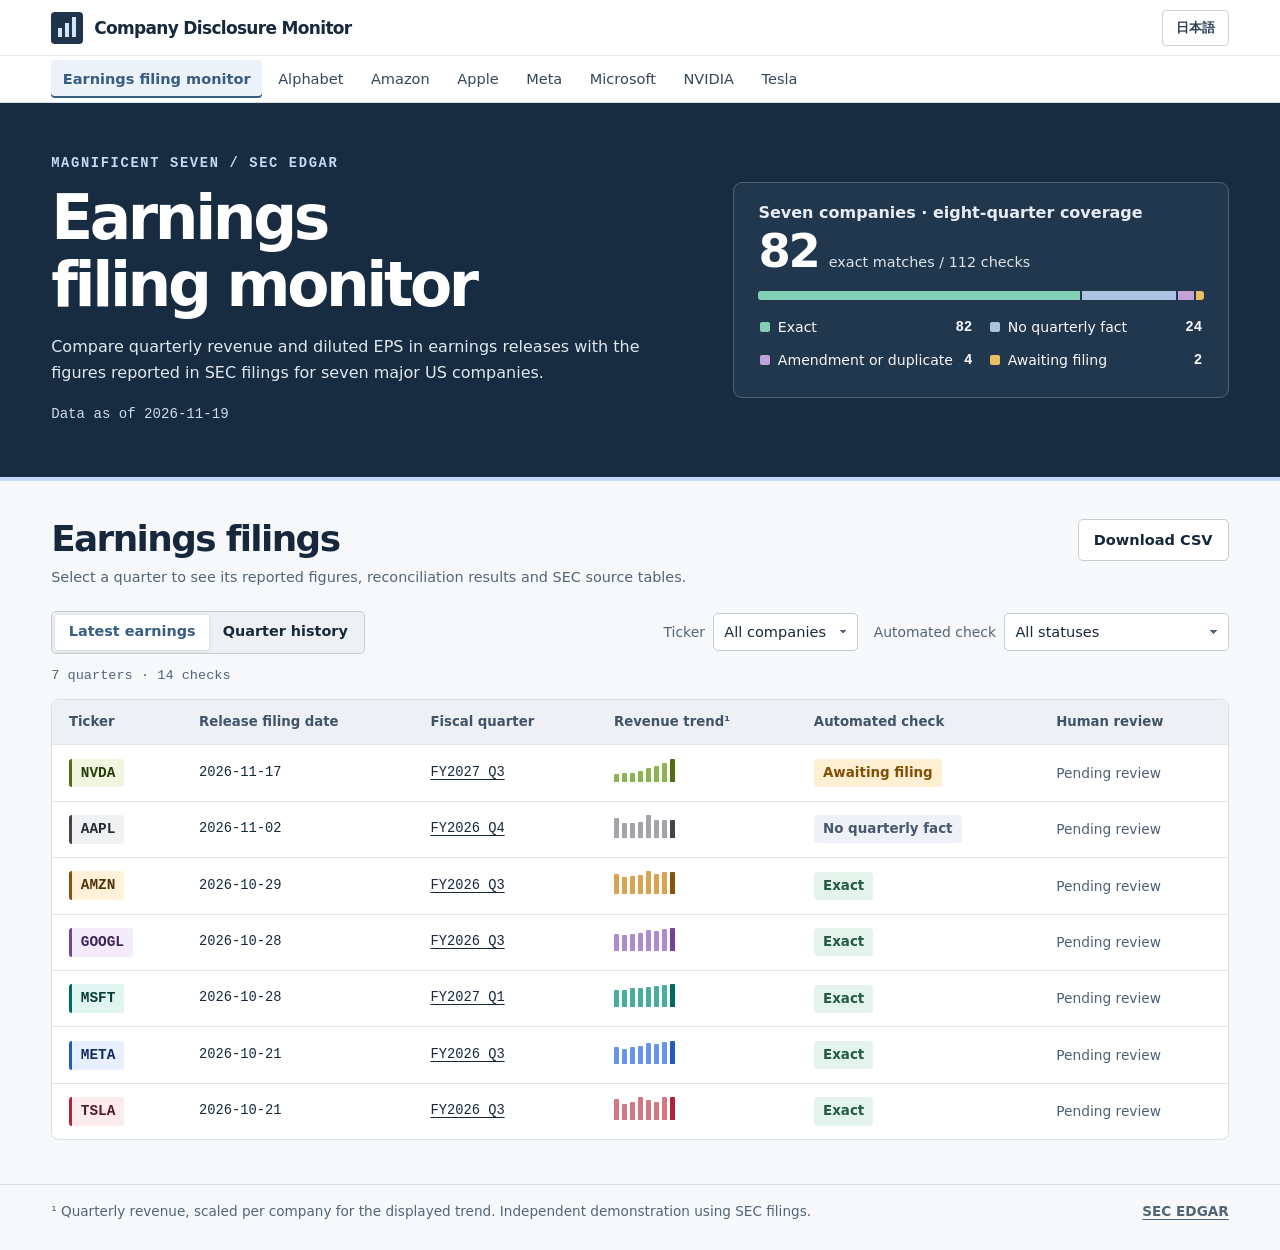
<file: nvidia_register/public_demo/index.html>
<!doctype html>
<html lang="en"><head><meta charset="utf-8"><meta name="viewport" content="width=device-width,initial-scale=1">
<meta name="theme-color" content="#102b26"><title>Earnings filings | Company Disclosure Monitor</title>
<meta name="description" content="Explore quarterly GAAP revenue and diluted EPS from the Magnificent Seven, compare figures with SEC source tables, and download the evidence.">
<style>
:root{--ink:#172e29;--muted:#536760;--forest:#102e29;--line:#d5dcd3;--leaf:#c6ee72;--paper:#f6f7f2;--mono:'IBM Plex Mono',Consolas,monospace;font:16px/1.5 'Inter','Segoe UI',system-ui,sans-serif;color:var(--ink);background:var(--paper);font-variant-numeric:tabular-nums}
*{box-sizing:border-box}body{margin:0}button,a,input,select{font:inherit}button,select{cursor:pointer}a{color:inherit;text-underline-offset:.2em}button{color:inherit}
:focus-visible{outline:3px solid #007777;outline-offset:3px}.hero :focus-visible{outline-color:#fff}h1,h2,h3,p{margin:0}h1,h2,h3{line-height:1.12}a,button{touch-action:manipulation}
.wrap{max-width:1320px;margin:auto;padding-inline:clamp(18px,4vw,66px)}header{background:#fafbf7;border-bottom:1px solid var(--line)}header .wrap{min-height:65px;display:flex;align-items:center;justify-content:space-between;gap:15px}
.brand{display:inline-flex;gap:11px;align-items:center;line-height:1.18;text-decoration:none;font-weight:720;font-size:17px;letter-spacing:-.04em}.logo{display:flex;align-items:flex-end;gap:3px;padding:7px;background:var(--forest);height:32px;border-radius:4px}.logo i{width:4px;background:var(--leaf);height:9px}.logo i:nth-child(2){height:14px}.logo i:last-child{height:20px}
.lang{padding:5px 10px;border-radius:4px;color:var(--ink);border:1px solid #abbaaf;background:transparent;font-size:13px;font-weight:650}
.hero{color:#f6f8ef;background:var(--forest);border-bottom:4px solid var(--leaf)}.herogrid{display:grid;grid-template-columns:1.13fr 1fr;align-items:center;gap:clamp(32px,6vw,85px);padding-block:38px 34px}
.eyebrow,.kicker,.meta{font:600 12px/1.45 var(--mono);letter-spacing:.085em;text-transform:uppercase}.eyebrow{color:#c1d7c8;margin-bottom:16px}.hero h1{font-size:clamp(38px,4.6vw,68px);letter-spacing:-.055em;font-weight:620}html[lang=ja] .hero h1{font-size:clamp(32px,3.7vw,52px);word-break:keep-all}.hero .summary{max-width:52ch;color:#d4e0d8;margin:14px 0 18px;font-size:15px}
.period,.chart-meta{font:12px var(--mono);color:#bed0c5}.herochart{border:1px solid #446056;padding:19px 22px 13px;border-radius:7px;background:#16382f;min-width:0}.charttop{display:flex;align-items:center;justify-content:space-between;gap:10px}.charttop strong{font-size:14px}.chart-meta{font-size:11px}
.plot-tools{display:flex;gap:4px;margin:12px 0 8px;flex-wrap:wrap}
.plot-tools button{border-radius:4px;padding:6px 10px;font-size:13px;border:1px solid #527063;color:#e5efe6;background:transparent}
.plot-tools button[aria-pressed=true]{background:var(--leaf);border-color:var(--leaf);color:#17382f;font-weight:650}
.plot{display:grid;grid-template-columns:2.2em minmax(0,1fr);column-gap:6px;padding-top:12px}
.scale{height:128px;position:relative;color:#c0d0c6;font:11px var(--mono);text-align:right}
.scale span{position:absolute;right:0;transform:translateY(50%)}
.bars{height:128px;display:grid;grid-template-columns:repeat(8,minmax(0,1fr));border-bottom:1px solid #809488;background:repeating-linear-gradient(to top,transparent 0 calc(33.333% - 1px),#3e584d calc(33.333% - 1px) 33.333%)}
.plot-col{position:relative;display:flex;align-items:flex-end;justify-content:center;min-width:0;border:0;padding:0;background:transparent}
.plot-col i{width:60%;min-width:7px;background:#85ae97;border-radius:2px 2px 0 0}
.plot-col:hover i,.plot-col:focus-visible i{background:#aad9ad}
.plot-col[aria-pressed=true] i{background:var(--leaf);outline:1px solid #e1f6b5;outline-offset:-1px}
.periods{grid-column:2;display:grid;grid-template-columns:repeat(8,minmax(0,1fr));margin-top:5px;text-align:center;color:#d5e3d7;font:10px/1.45 var(--mono)}
.periods small{display:block;font-size:9px;color:#b3c9ba}
.plot-detail{margin-top:12px;padding-top:10px;border-top:1px solid #425c4f;display:flex;flex-wrap:wrap;justify-content:space-between;align-items:baseline;gap:6px 12px;font:13px/1.45 var(--mono)}

.stats{display:grid;grid-template-columns:repeat(4,1fr);border-bottom:1px solid var(--line);padding-block:21px}.stat{border-left:1px solid var(--line);padding-left:clamp(12px,2vw,30px)}.stat:first-child{border:0;padding-left:0}.stat strong{font-size:clamp(25px,2.8vw,39px);letter-spacing:-.06em;line-height:1.1;display:block}.stat span{display:block;color:var(--muted);font-size:13px;margin-top:5px}
.work{display:grid;grid-template-columns:minmax(0,1.55fr) minmax(305px,1fr);gap:26px;padding-block:30px 40px;align-items:start}.card{background:#fff;border:1px solid var(--line);border-radius:8px;min-width:0;overflow:hidden}.pad{padding:22px}.heading{display:flex;justify-content:space-between;align-items:center;gap:14px}h2{font-size:clamp(21px,2vw,29px);letter-spacing:-.045em}.sub{margin-top:8px;color:var(--muted);font-size:14px}.download{border:0;background:var(--ink);color:white;border-radius:5px;padding:9px 13px;font-weight:650;font-size:13px;white-space:nowrap}
table{border-collapse:collapse;width:100%;font-size:14px}th,td{padding:12px 14px;text-align:right;white-space:nowrap}th:first-child,td:first-child{text-align:left}thead{background:#eff2eb;color:#48594f;font-size:12px}tbody tr{border-top:1px solid #e5e9e1}.ledger tbody tr.active{background:#f2f8e7;box-shadow:inset 3px 0 #5f8e35}.ledger tbody tr[data-i]{cursor:pointer}.ledger tbody tr[data-i]:hover,.ledger tbody tr:focus-within{background:var(--tint)}.pick{border:0;padding:6px 2px;color:inherit;background:transparent;font-weight:650;text-decoration:none}.ledger td{font-family:var(--mono);font-size:13px}.pill{display:inline-block;border-radius:4px;background:#e8f3ec;color:#24583f;font:600 12px/1.3 system-ui;padding:4px 7px}.pill.round{background:#fcf1d8;color:#735016}.ledger{overflow:auto}
.focus{border-top:3px solid #829a56}.focus .kicker{color:#546547;margin-bottom:8px}.focus .meta{letter-spacing:0;color:var(--muted);font-weight:400;margin-top:8px}.tabs{display:flex;border-bottom:1px solid var(--line);gap:16px;margin:17px 0}.tabs button{border:0;background:transparent;border-bottom:2px solid transparent;padding:8px 0;font-size:14px;font-weight:650;color:var(--muted)}.tabs button[aria-pressed=true]{color:var(--ink);border-bottom-color:#517140}
.fact{margin:11px 0;padding-bottom:11px;border-bottom:1px solid #e0e5dc}.fact span{font-size:13px;color:var(--muted);display:block}.fact strong{font:600 22px/1.6 var(--mono)}.fact small{font:13px var(--mono);color:var(--muted)}.rule{margin:11px 0;font-size:14px}.reference{font-size:13px;margin:12px 0 5px;color:var(--muted)}.links{display:flex;gap:15px;flex-wrap:wrap;font-size:14px;font-weight:650}.review{font-size:13px;margin-top:14px;color:var(--muted)}.method{padding-bottom:36px}.method details{border-block:1px solid var(--line);padding:15px 0}.method summary{cursor:pointer;font-weight:650}.method p{max-width:85ch;margin-top:10px;color:var(--muted)}.skip{position:absolute;left:-9999px}.skip:focus{left:1em;top:1em;background:white;padding:.5em;z-index:3}
@media(max-width:900px){.work{grid-template-columns:1fr  minmax(265px,.8fr);gap:14px}.pad{padding:15px}th,td{padding:10px 7px}.herogrid{gap:25px}}
@media(max-width:730px){.herogrid,.work{grid-template-columns:1fr}.herogrid{padding-block:25px;gap:18px}.hero h1{font-size:41px}.hero .summary{margin:10px 0}.bars,.scale{height:102px}.herochart{padding:13px 16px}.work{padding-block:20px;gap:14px}.stats{grid-template-columns:repeat(2,1fr);gap:16px}.stat:nth-child(3){border:0;padding-left:0}.heading{flex-wrap:wrap}.ledger{scrollbar-width:thin}.ledger th,.ledger td{padding:11px 7px}.brand{font-size:15px}.focus{scroll-margin-top:10px}.wrap{padding-inline:16px}}
@media print{header,.download,.skip,.lang,.method{display:none}.work{grid-template-columns:1fr}.hero{background:white;color:black}.herochart{display:none}}

.pill.bad{color:#822d21;background:#fbece7}.plot-col i{max-width:54px}

/* Shared issuer palette. Status colors are independent of the selected company. */
:root{--forest:#172b41;--leaf:#c4d9f4;--surface:#21374e;--series:#7792ae;--accent:#365d84;--tint:#edf2f8;--ink:#17283c;--muted:#526478;--line:#d7dfe6;--paper:#f7f8fa}
[data-issuer=AAPL]{--forest:#292b30;--leaf:#dfe1e5;--surface:#393b41;--series:#a2a4aa;--accent:#43454c;--tint:#f0f1f2}
[data-issuer=MSFT]{--forest:#063d3b;--leaf:#63dbc6;--surface:#10514c;--series:#47ae9e;--accent:#006b61;--tint:#e0f5f0}
[data-issuer=GOOGL]{--forest:#3b2256;--leaf:#dcc0ff;--surface:#4c3069;--series:#b08acb;--accent:#73449b;--tint:#f3eafa}
[data-issuer=AMZN]{--forest:#4f310a;--leaf:#ffc65c;--surface:#634018;--series:#d9a34f;--accent:#875309;--tint:#fff2d8}
[data-issuer=NVDA]{--forest:#293c0d;--leaf:#b4e54b;--surface:#374d17;--series:#8cb54f;--accent:#526d15;--tint:#f0f6df}
[data-issuer=META]{--forest:#132d62;--leaf:#a1c6ff;--surface:#1b407d;--series:#6696e5;--accent:#205bc1;--tint:#e8f0ff}
[data-issuer=TSLA]{--forest:#511c25;--leaf:#ffaaaa;--surface:#65252d;--series:#d47780;--accent:#af2437;--tint:#fcebed}
[hidden]{display:none!important}
body{background:var(--paper)}
header{background:#fff}
header .masthead{min-height:3.45rem;flex-wrap:wrap;gap:.35rem .8rem;padding-block:.45rem}
.mast-actions{display:flex;align-items:center;gap:.85rem;margin-left:auto}.mast-actions a{font-size:.87rem;color:var(--muted);text-underline-offset:.2em}
.nav-band{border-top:1px solid #e5e9ed}
header .issuer-nav{display:flex;min-height:0;align-items:stretch;justify-content:flex-start;gap:.12rem .28rem;flex-wrap:wrap;padding-block:.25rem}
.issuer-nav a{display:inline-flex;align-items:center;min-height:38px;padding:.25rem .72rem;white-space:nowrap;font-size:.91rem;font-weight:540;color:#33465b;text-decoration:none;border-radius:4px}
.issuer-nav a:hover{background:#edf2f6;text-decoration:underline;text-underline-offset:3px}
.issuer-nav a[aria-current=page]{color:var(--accent);background:var(--tint);box-shadow:inset 0 -2px var(--accent);font-weight:700}
@media(max-width:650px){header .issuer-nav{gap:.08rem .18rem;padding-block:.3rem}.issuer-nav a{padding:.25rem .55rem;min-height:36px}.mast-actions{gap:.45rem}}
@media(max-width:380px){header .masthead .brand{font-size:.95rem;gap:.4rem}.masthead .lang{padding-inline:.6rem}.issuer-nav a{font-size:.86rem}}
.logo{background:#1d344b}.logo i{background:#d4e3f5}.lang{min-height:36px;padding:.35rem .8rem;color:#293e58;border-color:#c9d3de}
.issuer-nav [aria-current=page],.ledger tbody tr.active{background:var(--tint);color:var(--ink)}
.ledger tbody tr.active{box-shadow:inset 3px 0 var(--accent)}
.focus{border-color:var(--accent)}.focus .kicker{color:var(--accent)}.tabs button[aria-pressed=true]{border-color:var(--accent)}
.herochart{background:var(--surface);border-color:#ffffff38}.eyebrow,.chart-meta,.period,.periods,.periods small,.scale,.hero .summary{color:#e3e9ed}
.plot-col i{background:var(--series)}.plot-col:hover i,.plot-col:focus-visible i{background:var(--leaf)}
.plot-col[aria-pressed=true] i{outline:none}.plot-tools button{color:#fff;border-color:#ffffff55}.plot-tools button[aria-pressed=true]{color:#1b2632}
.plot-detail{border-color:#ffffff36}.bars{border-color:#ffffff69;background:repeating-linear-gradient(to top,transparent 0 calc(33.333% - 1px),#ffffff26 calc(33.333% - 1px) 33.333%)}
:focus-visible{outline-color:#147892}.brand:focus-visible,.lang:focus-visible{outline-offset:3px}
.overview-hero{background:var(--forest);color:white;border-bottom:4px solid var(--leaf)}
.overview-grid{display:grid;grid-template-columns:minmax(0,1.1fr) minmax(315px,.9fr);align-items:center;gap:clamp(28px,6vw,85px);padding-block:clamp(32px,4vw,62px)}
.market-label,.snapshot-date,.result-count,.date-cell,.ticker,.period-code,.spark-single,.legend b{font-family:'IBM Plex Mono',Consolas,monospace;font-variant-numeric:tabular-nums}
.market-label{color:var(--leaf);letter-spacing:.12em;font-weight:650;font-size:.86rem}.overview-hero h1{margin:.65rem 0 1rem;font-size:clamp(2.2rem,4.8vw,4.5rem);letter-spacing:-.055em;font-weight:630;line-height:1.08;text-wrap:balance}
#homeIntro{color:#e0e8ef;line-height:1.65;max-width:37em}.snapshot-date{color:#d0dbe5;font-size:.88rem;margin-top:1.1rem}
.summary-box{padding:1.3rem 1.5rem;background:var(--surface);border:1px solid #ffffff36;border-radius:9px}
.summary-box h2{font-size:1rem;letter-spacing:0;font-weight:550;color:#e7edf5}
.summary-total{display:flex;align-items:baseline;gap:.65rem;margin:.1rem 0 .7rem;font-variant-numeric:tabular-nums}.summary-total strong{font-size:2.9rem;line-height:1.2;font-weight:620;letter-spacing:-.05em}.summary-total span{font-size:.9rem;color:#dce4ec}
.distribution{display:flex;height:9px;gap:2px;border-radius:3px;overflow:hidden}
.legend{display:grid;grid-template-columns:1fr 1fr;gap:.15rem .9rem;margin-top:.78rem}
.legend button{padding:.3rem .1rem;display:flex;align-items:center;gap:.48rem;border:0;background:transparent;text-align:left;color:#f7f9fc;font-size:.88rem}
.legend button:hover{text-decoration:underline}.legend b{margin-left:auto}.legend i{width:.63rem;height:.63rem;border-radius:2px;flex:none}
[data-kind=match]{--badge-bg:#e5f3ed;--badge-ink:#245c46;--segment:#83cfb4}
[data-kind=absent]{--badge-bg:#eef1f5;--badge-ink:#46576e;--segment:#adc4e0}
[data-kind=wait]{--badge-bg:#fff0d4;--badge-ink:#805004;--segment:#edbd62}
[data-kind=amend]{--badge-bg:#f1e8f7;--badge-ink:#734389;--segment:#c3a2da}
[data-kind=issue]{--badge-bg:#fbe7e1;--badge-ink:#963e31;--segment:#ed998b}
.legend i,.distribution span{background:var(--segment)}
.filings{padding-block:2.4rem 2.75rem}.feed-head,.tools,.selects,.modes,.public-foot{display:flex;align-items:center;gap:1rem}.feed-head,.tools,.public-foot{justify-content:space-between}.feed-head{align-items:flex-start}
.feed-head h2{font-size:clamp(1.6rem,2.8vw,2.35rem);letter-spacing:-.045em}.feed-head p,.public-foot,.result-count{color:var(--muted);font-size:.9rem}.feed-head p{margin-top:.5rem}
.export,.tools select{background:white;color:var(--ink);border:1px solid #c3ced8;border-radius:5px;min-height:38px;font-size:.91rem}.export{font-weight:650;padding:.55rem .95rem;white-space:nowrap}.export:hover,.tools select:hover{border-color:#647b94}
.tools{margin:1.35rem 0 .8rem;flex-wrap:wrap;gap:.85rem}.modes{gap:0;border:1px solid #c3ced8;border-radius:5px;padding:3px;background:#edf1f4}
.modes button{padding:.42rem .85rem;border:0;background:transparent;border-radius:3px;font-weight:600;font-size:.9rem}.modes button[aria-pressed=true]{background:white;box-shadow:0 1px 4px #172c4424;color:var(--accent)}
.selects label{display:flex;align-items:center;gap:.5rem;font-size:.87rem;color:var(--muted)}.tools select{appearance:none;padding:.42rem 1.9rem .42rem .65rem;background-image:linear-gradient(45deg,transparent 50%,#546577 50%),linear-gradient(135deg,#546577 50%,transparent 50%);background-position:calc(100% - 14px) 50%,calc(100% - 10px) 50%;background-size:4px 4px;background-repeat:no-repeat}
.result-count{margin:.75rem 0;font-size:.85rem}.feed-table{background:white;border:1px solid var(--line);border-radius:8px;overflow:hidden}
.feed-table table{table-layout:auto;font-size:.95rem}.feed-table th,.feed-table td{padding:.77rem 1.05rem;text-align:left}
.feed-table th{background:#edf1f5;color:#425268;font-size:.83rem;font-weight:620}
.feed-table tbody tr{border-color:#e0e6ec}.feed-table tbody tr:hover{background:#f6f8fb}
.company-link{display:inline-block;min-width:6.4ch;padding:.25rem .55rem;border-left:3px solid var(--accent);border-radius:3px;background:var(--tint);color:var(--forest);font:600 .9rem/1.45 var(--mono);text-align:center;text-decoration:none}
.company-link:hover,.quarter-link:hover{text-decoration:underline}
.date-cell,.period-code{font-size:.86rem}.quarter-link{color:var(--ink);text-underline-offset:3px}.spark-single{display:inline-flex;align-items:end;gap:3px;height:24px;min-width:57px}
.spark-single i{width:5px;background:var(--series);border-radius:1px 1px 0 0}.spark-single i:last-child{background:var(--accent)}
.statusgroup{display:flex;align-items:center;gap:.35rem;flex-wrap:wrap}.machine-badge{display:inline-block;background:var(--badge-bg);color:var(--badge-ink);font-size:.84rem;padding:.25rem .57rem;border-radius:4px;font-weight:610}
.review-col{font-size:.86rem;color:#4e6073}.public-foot{margin-block:0 1.8rem;padding-top:1rem;border-top:1px solid var(--line);font-size:.85rem;flex-wrap:wrap}.public-foot a{font-weight:600}
#emptyResult{padding:1.1rem;background:white;border-bottom:1px solid var(--line)}
@media(max-width:820px){.overview-grid{grid-template-columns:minmax(0,1fr) minmax(280px,.9fr);gap:1.3rem}.feed-table th,.feed-table td{padding:.65rem}.spark-cell{display:none}.selects{gap:.6rem}}
@media(max-width:650px){.overview-grid{grid-template-columns:1fr;gap:1.3rem}.overview-hero h1{font-size:2.55rem}.summary-box{padding:1rem}.summary-total strong{font-size:2.3rem}.feed-head,.tools{align-items:flex-start}.feed-head{flex-wrap:wrap}.filings{padding-top:1.6rem}.selects{width:100%;flex-wrap:wrap}.selects label{font-size:.83rem}.tools select{max-width:13rem}.feed-table table,.feed-table tbody{display:block}.feed-table thead{display:none}.feed-table tbody tr{display:grid;grid-template-columns:minmax(0,1fr) auto;align-items:center;gap:.45rem .5rem;padding:.9rem}.feed-table td{display:block;padding:0;white-space:normal}.feed-table .spark-cell{display:none}.identity-cell{grid-column:1}.date-cell{grid-column:2;grid-row:1;text-align:right!important}.period-code{grid-column:1;grid-row:2}.status-cell{grid-column:2;grid-row:2}.statusgroup{justify-content:flex-end}.review-col{grid-column:1/-1}.review-col::before{content:attr(data-label) ' · '}.public-foot{align-items:flex-start}}
.register-bar{background:white;border-bottom:1px solid var(--line)}#registerNav{display:flex;flex-wrap:wrap;gap:0 1.45rem}#registerNav a{padding:.95rem 0 .75rem;text-decoration:none;color:var(--muted);font-weight:650;border-bottom:3px solid transparent}#registerNav [aria-current]{color:var(--accent);border-color:var(--accent)}.narr-banner{background:var(--forest);color:white;padding:2.1rem 0}.narr-banner h1{font-size:clamp(1.7rem,4vw,3rem);margin:0 0 .5rem;color:white}.narr-banner p{color:var(--leaf);margin:0}.narr-body{padding-block:1.55rem 2.5rem}.narr-body label{display:grid;gap:.4rem;font-weight:600}.narr-body select{max-width:100%;width:36rem;min-height:43px;padding:.4rem;font:inherit;border:1px solid var(--line);background:white;border-radius:5px}.narr-doc{background:white;border:1px solid var(--line);border-radius:8px;padding:clamp(1rem,3vw,2rem);margin-top:1rem;overflow-wrap:anywhere}.narr-doc h2{font-size:clamp(1.3rem,3vw,2rem);margin:.3rem 0}.narr-meta,.narr-empty{color:var(--muted)}.narr-section{border-top:1px solid var(--line);margin-top:1.25rem;padding-top:1.2rem}.narr-section h3,.narr-event h4{margin:0 0 .5rem}.narr-event{margin:.8rem 0 1.2rem}.narr-event h4{font-size:1.12rem}.narr-event dl{display:grid;grid-template-columns:minmax(6.5rem,10rem) 1fr;margin:0}.narr-event dt,.narr-event dd{border-bottom:1px solid var(--line);margin:0;padding:.4rem}.narr-event dt{font-size:.88rem;color:var(--muted)}.narr-event dd a{font-size:.85rem;color:var(--accent);white-space:nowrap}.source-paragraphs{background:var(--tint);padding:.65rem .85rem;border-radius:5px}.source-paragraphs summary{font-weight:620;cursor:pointer}.source-paragraphs p:target{border-left:3px solid var(--accent);padding-left:.6rem}
@media(max-width:500px){.narr-event dl{grid-template-columns:1fr}.narr-event dt{border:0;padding-bottom:0}.narr-event dd{padding-top:.12rem}}
.narr-banner #narrIntro{color:#fff;line-height:1.6}.narr-banner #narrCount{margin-top:.65rem;font-size:.91rem}
</style></head><body>
<a href="#register" class="skip" id="skip"></a>
<header class="site-header">
  <div class="wrap masthead">
    <a class="brand" href="#overview"><span class="logo" aria-hidden="true"><i></i><i></i><i></i></span>Company Disclosure Monitor</a>
    <div class="mast-actions"><a id="workflow" hidden></a><button type="button" class="lang" id="lang"></button></div>
  </div>
  <div class="nav-band"><nav class="wrap issuer-nav" id="issuerNav" aria-label="Company navigation"><a id="back"></a></nav></div>
</header>
<main id="overview" hidden>
  <section class="overview-hero"><div class="wrap overview-grid">
    <div><p class="market-label" id="marketLabel"></p><h1 id="homeTitle"></h1><p id="homeIntro"></p><p class="snapshot-date" id="snapshotDate"></p></div>
    <section class="summary-box" aria-labelledby="summaryTitle">
      <h2 id="summaryTitle"></h2><div class="summary-total"><strong id="exactCount"></strong><span id="totalCount"></span></div>
      <div class="distribution" id="distribution" aria-hidden="true"></div><div id="legend" class="legend"></div>
    </section>
  </div></section>
  <section class="wrap filings" aria-labelledby="feedTitle" id="filings">
    <div class="feed-head"><div><h2 id="feedTitle"></h2><p id="feedDescription"></p></div><button class="export" type="button" id="homeDownload"></button></div>
    <div class="tools"><div class="modes" id="modes"></div><div class="selects">
      <label><span id="companyLabel"></span><select id="companyFilter"></select></label>
      <label><span id="statusLabel"></span><select id="statusFilter"></select></label>
    </div></div>
    <p id="resultCount" aria-live="polite" class="result-count"></p>
    <div class="feed-table"><table><thead id="feedHeader"></thead><tbody id="feedRows"></tbody></table></div>
    <p id="emptyResult" hidden></p>
  </section>
  <footer class="wrap public-foot"><span id="publicScope"></span><a id="edgar" href="https://www.sec.gov/edgar/search/">SEC EDGAR</a></footer>
</main>

<div id="registerBar" class="register-bar" hidden><nav id="registerNav" class="wrap"></nav></div>
<main id="narrative" hidden><section class="narr-banner"><div class="wrap"><h1 id="narrName"></h1><p id="narrIntro"></p><p id="narrCount"></p></div></section>
<section class="wrap narr-body"><label><span id="narrLabel"></span><select id="narrSelect"></select></label><article id="narrDetail" class="narr-doc"></article></section></main>
<script type="application/json" id="narrative-filings">{"AAPL":{"0001140361-26-042798":{"date":"2026-11-09","form":"8-K","url":"https://www.sec.gov/Archives/edgar/data/320193/000114036126042798/ef20085077_8k.htm","items":["8.01","9.01"],"sections":{}},"0000320193-26-000024":{"date":"2026-11-02","form":"8-K","url":"https://www.sec.gov/Archives/edgar/data/320193/000032019326000024/aapl-20261102.htm","items":["2.02","9.01"],"sections":{}},"0001140361-26-035325":{"date":"2026-09-01","form":"8-K/A","url":"https://www.sec.gov/Archives/edgar/data/320193/000114036126035325/ef20081427_8ka.htm","items":["5.02"],"sections":{}}},"MSFT":{"0001193125-26-448357":{"date":"2026-11-05","form":"8-K","url":"https://www.sec.gov/Archives/edgar/data/789019/000119312526448357/d177209d8k.htm","items":["5.02"],"sections":{}},"0001193125-26-447173":{"date":"2026-11-04","form":"8-K","url":"https://www.sec.gov/Archives/edgar/data/789019/000119312526447173/d178557d8k.htm","items":["8.01","9.01"],"sections":{}},"0001193125-26-436149":{"date":"2026-10-28","form":"8-K","url":"https://www.sec.gov/Archives/edgar/data/789019/000119312526436149/msft-20261028.htm","items":["8.01","9.01"],"sections":{}},"0001193125-26-436122":{"date":"2026-10-28","form":"8-K","url":"https://www.sec.gov/Archives/edgar/data/789019/000119312526436122/msft-20261028.htm","items":["2.02","9.01"],"sections":{}},"0001193125-26-380280":{"date":"2026-09-02","form":"8-K","url":"https://www.sec.gov/Archives/edgar/data/789019/000119312526380280/d291965d8k.htm","items":["7.01","9.01"],"sections":{}}},"GOOGL":{"0001193125-26-449835":{"date":"2026-11-05","form":"8-K","url":"https://www.sec.gov/Archives/edgar/data/1652044/000119312526449835/d174184d8k.htm","items":["8.01","9.01"],"sections":{}},"0001652044-26-000080":{"date":"2026-10-28","form":"8-K","url":"https://www.sec.gov/Archives/edgar/data/1652044/000165204426000080/goog-20261028.htm","items":["2.02","9.01"],"sections":{}}},"AMZN":{"0001018724-26-000038":{"date":"2026-10-29","form":"8-K","url":"https://www.sec.gov/Archives/edgar/data/1018724/000101872426000038/amzn-20261029.htm","items":["2.02","9.01"],"sections":{}},"0001104659-26-107526":{"date":"2026-09-14","form":"8-K","url":"https://www.sec.gov/Archives/edgar/data/1018724/000110465926107526/tm2624614d5_8k.htm","items":["8.01","9.01"],"sections":{}},"0001018724-26-000036":{"date":"2026-09-09","form":"8-K","url":"https://www.sec.gov/Archives/edgar/data/1018724/000101872426000036/amzn-20260908.htm","items":["5.02"],"sections":{}}},"NVDA":{"0001045810-26-000088":{"date":"2026-11-17","form":"8-K","url":"https://www.sec.gov/Archives/edgar/data/1045810/000104581026000088/nvda-20261117.htm","items":["2.02","9.01"],"sections":{}},"0001045810-26-000082":{"date":"2026-11-12","form":"8-K","url":"https://www.sec.gov/Archives/edgar/data/1045810/000104581026000082/nvda-20261111.htm","items":["5.02","9.01"],"sections":{}},"0001045810-26-000078":{"date":"2026-09-03","form":"8-K","url":"https://www.sec.gov/Archives/edgar/data/1045810/000104581026000078/nvda-20260902.htm","items":["8.01"],"sections":{"section-01":{"id":"section-01","item":"8.01","state":"pending","count":1,"model":"nvidia-qwen38-27b:16k","sourceHash":"0ea586510cc2e4b817a29091e1a0c35beaf64844d98e84f199f00b15d9f35df7","sectionHash":"83810dd041a2019a273688f5d9d1b9210433aad3d77c83d18b5b88702458cab7"}}},"0001045810-26-000073":{"date":"2026-08-26","form":"8-K","url":"https://www.sec.gov/Archives/edgar/data/1045810/000104581026000073/nvda-20260826.htm","items":["2.02","9.01"],"sections":{}},"0001045810-26-000028":{"date":"2026-05-08","form":"8-K","url":"https://www.sec.gov/Archives/edgar/data/1045810/000104581026000028/nvda-20260507.htm","items":["5.02"],"sections":{"section-01":{"id":"section-01","item":"5.02","state":"pending","count":1,"model":"nvidia-qwen38-27b:16k","sourceHash":"87dd325ef6f0977f11e5aadd6e6f6732d957333b03bdb7fa792b922df4e52419","sectionHash":"1514eceef8aee00298bdc99011196d79ba41e005296f44dc9e83ea4e0299ea64"}}},"0001045810-26-000026":{"date":"2026-04-27","form":"8-K","url":"https://www.sec.gov/Archives/edgar/data/1045810/000104581026000026/nvda-20260424.htm","items":["5.02"],"sections":{"section-01":{"id":"section-01","item":"5.02","state":"pending","count":2,"model":"nvidia-qwen38-27b:16k","sourceHash":"42a5d9b50b58468d22da14757d9108373a2a97ab052082ffdaac48528fece78f","sectionHash":"00b25cae209e60cbd2724528e4cff492d1563fb517781be6ec21710d8bab53b1"}}},"0001045810-26-000069":{"date":"2026-08-17","form":"8-K","url":"https://www.sec.gov/Archives/edgar/data/1045810/000104581026000069/nvda-20260817.htm","items":["1.01","2.03","7.01"],"sections":{}},"0001045810-26-000060":{"date":"2026-07-02","form":"8-K","url":"https://www.sec.gov/Archives/edgar/data/1045810/000104581026000060/nvda-20260628.htm","items":["5.02"],"sections":{}},"0001045810-26-000056":{"date":"2026-06-30","form":"8-K","url":"https://www.sec.gov/Archives/edgar/data/1045810/000104581026000056/nvda-20260624.htm","items":["5.07"],"sections":{}},"0001193125-26-275783":{"date":"2026-06-18","form":"8-K","url":"https://www.sec.gov/Archives/edgar/data/1045810/000119312526275783/d48176d8k.htm","items":["8.01","9.01"],"sections":{}},"0001045810-26-000051":{"date":"2026-05-20","form":"8-K","url":"https://www.sec.gov/Archives/edgar/data/1045810/000104581026000051/nvda-20260520.htm","items":["2.02","9.01"],"sections":{}}},"META":{"0001193125-26-458525":{"date":"2026-11-12","form":"8-K","url":"https://www.sec.gov/Archives/edgar/data/1326801/000119312526458525/d177728d8k.htm","items":["8.01","9.01"],"sections":{}},"0001193125-26-450074":{"date":"2026-11-05","form":"8-K","url":"https://www.sec.gov/Archives/edgar/data/1326801/000119312526450074/d166273d8k.htm","items":["8.01","9.01"],"sections":{}},"0001193125-26-438017":{"date":"2026-10-29","form":"8-K","url":"https://www.sec.gov/Archives/edgar/data/1326801/000119312526438017/d183592d8k.htm","items":["1.01","3.03","5.03","9.01"],"sections":{}},"0001628280-26-066700":{"date":"2026-10-21","form":"8-K","url":"https://www.sec.gov/Archives/edgar/data/1326801/000162828026066700/meta-20261019.htm","items":["1.01","2.02","8.01","9.01"],"sections":{}}},"TSLA":{"0001628280-26-066738":{"date":"2026-10-21","form":"8-K","url":"https://www.sec.gov/Archives/edgar/data/1318605/000162828026066738/tsla-20261021.htm","items":["2.02","9.01"],"sections":{}},"0001628280-26-064366":{"date":"2026-10-02","form":"8-K","url":"https://www.sec.gov/Archives/edgar/data/1318605/000162828026064366/tsla-20261002.htm","items":["2.02","9.01"],"sections":{}},"0001628280-26-063820":{"date":"2026-09-29","form":"8-K","url":"https://www.sec.gov/Archives/edgar/data/1318605/000162828026063820/tsla-20260929.htm","items":["1.01","1.02","2.03","9.01"],"sections":{}}}}</script>
<main id="top" hidden><section class="hero"><div class="wrap herogrid"><div><p class="eyebrow" id="eyebrow"></p><h1 id="title"></h1><p class="summary" id="summary"></p><p class="period" id="period"></p></div><figure class="herochart" style="margin:0"><figcaption class="charttop"><strong id="chartTitle"></strong><span class="chart-meta" id="axisUnit"></span></figcaption><div class="plot-tools" id="plotTools" role="group"></div><div class="plot"><div id="scale" class="scale" aria-hidden="true"></div><div class="bars" id="bars" role="group"></div><div id="periods" class="periods" aria-hidden="true"></div></div><div class="plot-detail"><output id="plotValue"></output></div></figure></div></section>
<section class="wrap"><div class="stats" id="stats"></div></section>
<div class="wrap work"><section class="card" id="register"><div class="pad"><div class="heading"><h2 id="ledgerTitle"></h2><button type="button" class="download" id="download"></button></div><p class="sub" id="ledgerSub"></p></div><div class="ledger"><table><thead id="head"></thead><tbody id="rows"></tbody></table></div></section>
<section class="card pad focus" id="focus" tabindex="-1"><div class="kicker" id="evidence"></div><h2 id="selected"></h2><p class="meta" id="accession"></p><div class="tabs" id="tabs"></div><div id="reading" aria-live="polite"></div></section></div>
<section class="wrap method"><details><summary id="methodTitle"></summary><p id="method"></p></details></section></main>
<script type="application/json" id="issuer-asof">{"AAPL":"2026-11-19","MSFT":"2026-11-19","GOOGL":"2026-11-19","AMZN":"2026-11-19","NVDA":"2026-11-19","META":"2026-11-19","TSLA":"2026-11-19"}</script>
<script type="application/json" id="workflow-history">{"AAPL":[{"period":"FY2025Q1","end":"2024-12-28","releaseDate":"2025-01-30","reportDate":"2025-01-31","candidates":[],"accession":"0000320193-25-000007","filing":"https://www.sec.gov/Archives/edgar/data/320193/000032019325000007/aapl-20250130.htm","url":"https://www.sec.gov/Archives/edgar/data/320193/000032019325000007/a8-kex991q1202512282024.htm","sha":"7ecb5ff5cd7b49bb180c80c7a800255ec8bd306b225f6ba692ea393f1ffbcc6b","quarterly":"https://www.sec.gov/Archives/edgar/data/320193/000032019325000008/aapl-20241228.htm","quarterlyAccession":"0000320193-25-000008","quarterlySha":"abadbd26cda0c2d0089d133ee755a1106326b0fd026322c35a12fbd4a0bde5bf","form":"10-Q","state":"未確認","facts":[{"metric":"Revenue","summaryRow":"Revenue","unit":"USD millions","value":"124300","detail":"124300","detailUnit":"USD millions","row":"us-gaap:RevenueFromContractWithCustomerExcludingAssessedTax · c-1 · 2024-09-29 – 2024-12-28","column":"2024-12-28","status":"一致","reason":""},{"metric":"Diluted earnings per share","summaryRow":"Diluted earnings per share","unit":"USD/share","value":"2.40","detail":"2.40","detailUnit":"USD/share","row":"us-gaap:EarningsPerShareDiluted · c-1 · 2024-09-29 – 2024-12-28","column":"2024-12-28","status":"一致","reason":""}]},{"period":"FY2025Q2","end":"2025-03-29","releaseDate":"2025-05-01","reportDate":"2025-05-02","candidates":[],"accession":"0000320193-25-000055","filing":"https://www.sec.gov/Archives/edgar/data/320193/000032019325000055/aapl-20250501.htm","url":"https://www.sec.gov/Archives/edgar/data/320193/000032019325000055/a8-kex991q2202503292025.htm","sha":"555fe89b625cb1a607d023ae5179a12d34fcdcdeee23f0309b8d5f4b78905701","quarterly":"https://www.sec.gov/Archives/edgar/data/320193/000032019325000057/aapl-20250329.htm","quarterlyAccession":"0000320193-25-000057","quarterlySha":"eb68d9c56c3323c3e610facebbb0e7f9a21b555aa7c6e3d293972145a220ad48","form":"10-Q","state":"未確認","facts":[{"metric":"Revenue","summaryRow":"Revenue","unit":"USD millions","value":"95359","detail":"95359","detailUnit":"USD millions","row":"us-gaap:RevenueFromContractWithCustomerExcludingAssessedTax · c-20 · 2024-12-29 – 2025-03-29","column":"2025-03-29","status":"一致","reason":""},{"metric":"Diluted earnings per share","summaryRow":"Diluted earnings per share","unit":"USD/share","value":"1.65","detail":"1.65","detailUnit":"USD/share","row":"us-gaap:EarningsPerShareDiluted · c-20 · 2024-12-29 – 2025-03-29","column":"2025-03-29","status":"一致","reason":""}]},{"period":"FY2025Q3","end":"2025-06-28","releaseDate":"2025-07-31","reportDate":"2025-08-01","candidates":[],"accession":"0000320193-25-000071","filing":"https://www.sec.gov/Archives/edgar/data/320193/000032019325000071/aapl-20250731.htm","url":"https://www.sec.gov/Archives/edgar/data/320193/000032019325000071/a8-kex991q3202506282025.htm","sha":"f406f82840bb1b222a9112ed2c5ae609e77c7c87a8fdf8829b33ba577d22b8f4","quarterly":"https://www.sec.gov/Archives/edgar/data/320193/000032019325000073/aapl-20250628.htm","quarterlyAccession":"0000320193-25-000073","quarterlySha":"ef49651a716c112d0a0373f1bb41d70fd3984f8fc6b1e0c660e90517d02fb013","form":"10-Q","state":"未確認","facts":[{"metric":"Revenue","summaryRow":"Revenue","unit":"USD millions","value":"94036","detail":"94036","detailUnit":"USD millions","row":"us-gaap:RevenueFromContractWithCustomerExcludingAssessedTax · c-19 · 2025-03-30 – 2025-06-28","column":"2025-06-28","status":"一致","reason":""},{"metric":"Diluted earnings per share","summaryRow":"Diluted earnings per share","unit":"USD/share","value":"1.57","detail":"1.57","detailUnit":"USD/share","row":"us-gaap:EarningsPerShareDiluted · c-19 · 2025-03-30 – 2025-06-28","column":"2025-06-28","status":"一致","reason":""}]},{"period":"FY2025Q4","end":"2025-09-27","releaseDate":"2025-10-30","reportDate":"2025-10-31","candidates":[],"accession":"0000320193-25-000077","filing":"https://www.sec.gov/Archives/edgar/data/320193/000032019325000077/aapl-20251030.htm","url":"https://www.sec.gov/Archives/edgar/data/320193/000032019325000077/a8-kex991q4202509272025.htm","sha":"03c1c831c513dd038e9538e74a0b15c1903f4e2ecedecaee22ac192ca608532d","quarterly":"https://www.sec.gov/Archives/edgar/data/320193/000032019325000079/aapl-20250927.htm","quarterlyAccession":"0000320193-25-000079","quarterlySha":"1aa7482bc93c4fe93f0b6c1b37b2bb9f0123c751d01d34a01ac59e807bc04077","form":"10-K","state":"未確認","facts":[{"metric":"Revenue","summaryRow":"Revenue","unit":"USD millions","value":"102466","detail":null,"detailUnit":"USD millions","row":"Revenue","column":"2025-09-27","status":"比較値なし","reason":"対象3か月の連結XBRL値なし"},{"metric":"Diluted earnings per share","summaryRow":"Diluted earnings per share","unit":"USD/share","value":"1.85","detail":null,"detailUnit":"USD/share","row":"Diluted earnings per share","column":"2025-09-27","status":"比較値なし","reason":"対象3か月の連結XBRL値なし"}]},{"period":"FY2026Q1","end":"2025-12-27","releaseDate":"2026-01-29","reportDate":"2026-01-30","candidates":[],"accession":"0000320193-26-000005","filing":"https://www.sec.gov/Archives/edgar/data/320193/000032019326000005/aapl-20260129.htm","url":"https://www.sec.gov/Archives/edgar/data/320193/000032019326000005/a8-kex991q1202612272025.htm","sha":"05753a0a7fa67e73cc3b03e935296c6ba37ce060d76aa75ce02272b39537e9be","quarterly":"https://www.sec.gov/Archives/edgar/data/320193/000032019326000006/aapl-20251227.htm","quarterlyAccession":"0000320193-26-000006","quarterlySha":"120c9301f5ecd201dad9b25a7727ac6a4d76a1f5d9be7bb80c14e9360ec2aab0","form":"10-Q","state":"未確認","facts":[{"metric":"Revenue","summaryRow":"Revenue","unit":"USD millions","value":"143756","detail":"143756","detailUnit":"USD millions","row":"us-gaap:RevenueFromContractWithCustomerExcludingAssessedTax · c-1 · 2025-09-28 – 2025-12-27","column":"2025-12-27","status":"一致","reason":""},{"metric":"Diluted earnings per share","summaryRow":"Diluted earnings per share","unit":"USD/share","value":"2.84","detail":"2.84","detailUnit":"USD/share","row":"us-gaap:EarningsPerShareDiluted · c-1 · 2025-09-28 – 2025-12-27","column":"2025-12-27","status":"一致","reason":""}]},{"period":"FY2026Q2","end":"2026-03-28","releaseDate":"2026-04-30","reportDate":"2026-05-01","candidates":[],"accession":"0000320193-26-000011","filing":"https://www.sec.gov/Archives/edgar/data/320193/000032019326000011/aapl-20260430.htm","url":"https://www.sec.gov/Archives/edgar/data/320193/000032019326000011/a8-kex991q2202603282026.htm","sha":"25f9da5f0733fb3ac055e9513a66fbbc68ff4f46094c44d644c86ac87f2fb8d7","quarterly":"https://www.sec.gov/Archives/edgar/data/320193/000032019326000013/aapl-20260328.htm","quarterlyAccession":"0000320193-26-000013","quarterlySha":"5c5e26db2d80447c02149798b109dd37c296c4375a3763ccdf95a5e35a71abfa","form":"10-Q","state":"未確認","facts":[{"metric":"Revenue","summaryRow":"Revenue","unit":"USD millions","value":"111184","detail":"111184","detailUnit":"USD millions","row":"us-gaap:RevenueFromContractWithCustomerExcludingAssessedTax · c-18 · 2025-12-28 – 2026-03-28","column":"2026-03-28","status":"一致","reason":""},{"metric":"Diluted earnings per share","summaryRow":"Diluted earnings per share","unit":"USD/share","value":"2.01","detail":"2.01","detailUnit":"USD/share","row":"us-gaap:EarningsPerShareDiluted · c-18 · 2025-12-28 – 2026-03-28","column":"2026-03-28","status":"一致","reason":""}]},{"period":"FY2026Q3","end":"2026-06-27","releaseDate":"2026-07-30","reportDate":"2026-07-31","candidates":[],"accession":"0000320193-26-000018","filing":"https://www.sec.gov/Archives/edgar/data/320193/000032019326000018/aapl-20260730.htm","url":"https://www.sec.gov/Archives/edgar/data/320193/000032019326000018/a8-kex991q3202606272026.htm","sha":"418e50d3e380df70c98af5d79644f6972ec3b526834407a828caf94eb6f1e35c","quarterly":"https://www.sec.gov/Archives/edgar/data/320193/000032019326000020/aapl-20260627.htm","quarterlyAccession":"0000320193-26-000020","quarterlySha":"9afca93bb6e1dd4a20410bb6e708cdf5e9d5cbed3827c55dcde7efb655edf0e4","form":"10-Q","state":"未確認","facts":[{"metric":"Revenue","summaryRow":"Revenue","unit":"USD millions","value":"109417","detail":"109417","detailUnit":"USD millions","row":"us-gaap:RevenueFromContractWithCustomerExcludingAssessedTax · c-18 · 2026-03-29 – 2026-06-27","column":"2026-06-27","status":"一致","reason":""},{"metric":"Diluted earnings per share","summaryRow":"Diluted earnings per share","unit":"USD/share","value":"2.02","detail":"2.02","detailUnit":"USD/share","row":"us-gaap:EarningsPerShareDiluted · c-18 · 2026-03-29 – 2026-06-27","column":"2026-06-27","status":"一致","reason":""}]},{"period":"FY2026Q4","end":"2026-09-26","releaseDate":"2026-11-02","reportDate":"2026-11-03","candidates":[],"accession":"0000320193-26-000024","filing":"https://www.sec.gov/Archives/edgar/data/320193/000032019326000024/aapl-20261102.htm","url":"https://www.sec.gov/Archives/edgar/data/320193/000032019326000024/a8-kex991q4202609262026.htm","sha":"1055bbd4fc275a543f1ce7d7e3eb34ba5c79f2a04226bfa2df355da5c489a752","quarterly":"https://www.sec.gov/Archives/edgar/data/320193/000032019326000026/aapl-20260926.htm","quarterlyAccession":"0000320193-26-000026","quarterlySha":"a57a9acaf658191789ccc31102d9e86d97dab038ae65b7efcd5a8fb1c5feafdc","form":"10-K","state":"未確認","facts":[{"metric":"Revenue","summaryRow":"Revenue","unit":"USD millions","value":"114477","detail":null,"detailUnit":"USD millions","row":"Revenue","column":"2026-09-26","status":"比較値なし","reason":"対象3か月の連結XBRL値なし"},{"metric":"Diluted earnings per share","summaryRow":"Diluted earnings per share","unit":"USD/share","value":"2.10","detail":null,"detailUnit":"USD/share","row":"Diluted earnings per share","column":"2026-09-26","status":"比較値なし","reason":"対象3か月の連結XBRL値なし"}]}],"AMZN":[{"period":"FY2024Q4","end":"2024-12-31","releaseDate":"2025-02-06","reportDate":"2025-02-07","candidates":[],"accession":"0001018724-25-000002","filing":"https://www.sec.gov/Archives/edgar/data/1018724/000101872425000002/amzn-20250206.htm","url":"https://www.sec.gov/Archives/edgar/data/1018724/000101872425000002/amzn-20241231xex991.htm","sha":"bab7e95596ad922cd4edef04b02f60c8b0a26a2cca3c5850ecc60d34437f97cf","quarterly":"https://www.sec.gov/Archives/edgar/data/1018724/000101872425000004/amzn-20241231.htm","quarterlyAccession":"0001018724-25-000004","quarterlySha":"a6ce053b296d488811bb800d8f883bd1fb5d36502c5424028c3c4395dd68763e","form":"10-K","state":"未確認","facts":[{"metric":"Revenue","summaryRow":"Revenue","unit":"USD millions","value":"187792","detail":null,"detailUnit":"USD millions","row":"Revenue","column":"2024-12-31","status":"比較値なし","reason":"対象3か月の連結XBRL値なし"},{"metric":"Diluted earnings per share","summaryRow":"Diluted earnings per share","unit":"USD/share","value":"1.86","detail":null,"detailUnit":"USD/share","row":"Diluted earnings per share","column":"2024-12-31","status":"比較値なし","reason":"対象3か月の連結XBRL値なし"}]},{"period":"FY2025Q1","end":"2025-03-31","releaseDate":"2025-05-01","reportDate":"2025-05-02","candidates":[],"accession":"0001018724-25-000034","filing":"https://www.sec.gov/Archives/edgar/data/1018724/000101872425000034/amzn-20250501.htm","url":"https://www.sec.gov/Archives/edgar/data/1018724/000101872425000034/amzn-20250331xex991.htm","sha":"b6223a67e007aed7c5f20f088c6edab33eb5ad586ee1851d802f69eaaf01466a","quarterly":"https://www.sec.gov/Archives/edgar/data/1018724/000101872425000036/amzn-20250331.htm","quarterlyAccession":"0001018724-25-000036","quarterlySha":"e37180be577b82df310200b1d3610202fda6872e5a7d61fe081f33a2b3023101","form":"10-Q","state":"未確認","facts":[{"metric":"Revenue","summaryRow":"Revenue","unit":"USD millions","value":"155667","detail":"155667","detailUnit":"USD millions","row":"us-gaap:RevenueFromContractWithCustomerExcludingAssessedTax · c-1 · 2025-01-01 – 2025-03-31","column":"2025-03-31","status":"一致","reason":""},{"metric":"Diluted earnings per share","summaryRow":"Diluted earnings per share","unit":"USD/share","value":"1.59","detail":"1.59","detailUnit":"USD/share","row":"us-gaap:EarningsPerShareDiluted · c-1 · 2025-01-01 – 2025-03-31","column":"2025-03-31","status":"一致","reason":""}]},{"period":"FY2025Q2","end":"2025-06-30","releaseDate":"2025-07-31","reportDate":"2025-08-01","candidates":[],"accession":"0001018724-25-000084","filing":"https://www.sec.gov/Archives/edgar/data/1018724/000101872425000084/amzn-20250731.htm","url":"https://www.sec.gov/Archives/edgar/data/1018724/000101872425000084/amzn-20250630xex991.htm","sha":"831907eb9d07d10d9b3cf0ccaaccd402a3174fd2292ff736ab62580e2a01dab2","quarterly":"https://www.sec.gov/Archives/edgar/data/1018724/000101872425000086/amzn-20250630.htm","quarterlyAccession":"0001018724-25-000086","quarterlySha":"ded0385afc1d6ab0789742696fc7370f1fe8e673514e845c4c5f6dd5f4378eac","form":"10-Q","state":"未確認","facts":[{"metric":"Revenue","summaryRow":"Revenue","unit":"USD millions","value":"167702","detail":"167702","detailUnit":"USD millions","row":"us-gaap:RevenueFromContractWithCustomerExcludingAssessedTax · c-10 · 2025-04-01 – 2025-06-30","column":"2025-06-30","status":"一致","reason":""},{"metric":"Diluted earnings per share","summaryRow":"Diluted earnings per share","unit":"USD/share","value":"1.68","detail":"1.68","detailUnit":"USD/share","row":"us-gaap:EarningsPerShareDiluted · c-10 · 2025-04-01 – 2025-06-30","column":"2025-06-30","status":"一致","reason":""}]},{"period":"FY2025Q3","end":"2025-09-30","releaseDate":"2025-10-30","reportDate":"2025-10-31","candidates":[],"accession":"0001018724-25-000121","filing":"https://www.sec.gov/Archives/edgar/data/1018724/000101872425000121/amzn-20251030.htm","url":"https://www.sec.gov/Archives/edgar/data/1018724/000101872425000121/amzn-20250930xex991.htm","sha":"2be2bd88c0e1b0cbc1bfcf77859502221a7edc05bdac2d7c2660bceed7ddcb4d","quarterly":"https://www.sec.gov/Archives/edgar/data/1018724/000101872425000123/amzn-20250930.htm","quarterlyAccession":"0001018724-25-000123","quarterlySha":"f9dc0d026ccb4168b1fdb8814dfb17a2432c194ec568379554194a9ce4b930f2","form":"10-Q","state":"未確認","facts":[{"metric":"Revenue","summaryRow":"Revenue","unit":"USD millions","value":"180169","detail":"180169","detailUnit":"USD millions","row":"us-gaap:RevenueFromContractWithCustomerExcludingAssessedTax · c-10 · 2025-07-01 – 2025-09-30","column":"2025-09-30","status":"一致","reason":""},{"metric":"Diluted earnings per share","summaryRow":"Diluted earnings per share","unit":"USD/share","value":"1.95","detail":"1.95","detailUnit":"USD/share","row":"us-gaap:EarningsPerShareDiluted · c-10 · 2025-07-01 – 2025-09-30","column":"2025-09-30","status":"一致","reason":""}]},{"period":"FY2025Q4","end":"2025-12-31","releaseDate":"2026-02-05","reportDate":"2026-02-06","candidates":[],"accession":"0001018724-26-000002","filing":"https://www.sec.gov/Archives/edgar/data/1018724/000101872426000002/amzn-20260205.htm","url":"https://www.sec.gov/Archives/edgar/data/1018724/000101872426000002/amzn-20251231xex991.htm","sha":"3040e9a3a6298bf25da2a097e6c2027fd5cbacbdba30433b091d16026dc3d6a3","quarterly":"https://www.sec.gov/Archives/edgar/data/1018724/000101872426000004/amzn-20251231.htm","quarterlyAccession":"0001018724-26-000004","quarterlySha":"76d7a40c83edb532bfd48c1da4b1bdda1c14f0a28c8d82aa046b67855ed27f03","form":"10-K","state":"未確認","facts":[{"metric":"Revenue","summaryRow":"Revenue","unit":"USD millions","value":"213386","detail":null,"detailUnit":"USD millions","row":"Revenue","column":"2025-12-31","status":"比較値なし","reason":"対象3か月の連結XBRL値なし"},{"metric":"Diluted earnings per share","summaryRow":"Diluted earnings per share","unit":"USD/share","value":"1.95","detail":null,"detailUnit":"USD/share","row":"Diluted earnings per share","column":"2025-12-31","status":"比較値なし","reason":"対象3か月の連結XBRL値なし"}]},{"period":"FY2026Q1","end":"2026-03-31","releaseDate":"2026-04-29","reportDate":"2026-04-30","candidates":[],"accession":"0001018724-26-000012","filing":"https://www.sec.gov/Archives/edgar/data/1018724/000101872426000012/amzn-20260429.htm","url":"https://www.sec.gov/Archives/edgar/data/1018724/000101872426000012/amzn-20260331xex991.htm","sha":"f9fb172506a8454d80c1adcfbc7c14efc5f0225f3728e3f3bb377965e8d3d202","quarterly":"https://www.sec.gov/Archives/edgar/data/1018724/000101872426000014/amzn-20260331.htm","quarterlyAccession":"0001018724-26-000014","quarterlySha":"5a47c137022a163a993ca5937ee9089ec04776e80b86bd447706f0cd113ba135","form":"10-Q","state":"未確認","facts":[{"metric":"Revenue","summaryRow":"Revenue","unit":"USD millions","value":"181519","detail":"181519","detailUnit":"USD millions","row":"us-gaap:RevenueFromContractWithCustomerExcludingAssessedTax · c-1 · 2026-01-01 – 2026-03-31","column":"2026-03-31","status":"一致","reason":""},{"metric":"Diluted earnings per share","summaryRow":"Diluted earnings per share","unit":"USD/share","value":"2.78","detail":"2.78","detailUnit":"USD/share","row":"us-gaap:EarningsPerShareDiluted · c-1 · 2026-01-01 – 2026-03-31","column":"2026-03-31","status":"一致","reason":""}]},{"period":"FY2026Q2","end":"2026-06-30","releaseDate":"2026-07-30","reportDate":"2026-07-31","candidates":[],"accession":"0001018724-26-000024","filing":"https://www.sec.gov/Archives/edgar/data/1018724/000101872426000024/amzn-20260730.htm","url":"https://www.sec.gov/Archives/edgar/data/1018724/000101872426000024/amzn-20260630xex991.htm","sha":"c48c05149809712fd31384384473b6b9710b037dc8d1f6c641d155a499dbce2a","quarterly":"https://www.sec.gov/Archives/edgar/data/1018724/000101872426000026/amzn-20260630.htm","quarterlyAccession":"0001018724-26-000026","quarterlySha":"7bd2fae20369fb3871881aa159aeb413c652c0046f0f34e23b527f8409d16ac6","form":"10-Q","state":"未確認","facts":[{"metric":"Revenue","summaryRow":"Revenue","unit":"USD millions","value":"200606","detail":"200606","detailUnit":"USD millions","row":"us-gaap:RevenueFromContractWithCustomerExcludingAssessedTax · c-19 · 2026-04-01 – 2026-06-30","column":"2026-06-30","status":"一致","reason":""},{"metric":"Diluted earnings per share","summaryRow":"Diluted earnings per share","unit":"USD/share","value":"5.75","detail":"5.75","detailUnit":"USD/share","row":"us-gaap:EarningsPerShareDiluted · c-19 · 2026-04-01 – 2026-06-30","column":"2026-06-30","status":"一致","reason":""}]},{"period":"FY2026Q3","end":"2026-09-30","releaseDate":"2026-10-29","reportDate":"2026-10-30","candidates":[],"accession":"0001018724-26-000038","filing":"https://www.sec.gov/Archives/edgar/data/1018724/000101872426000038/amzn-20261029.htm","url":"https://www.sec.gov/Archives/edgar/data/1018724/000101872426000038/amzn-20260930xex991.htm","sha":"a824be9fc31a5219e9667c5f80391b3e9365f5f17223c29142d18a7372d9e79a","quarterly":"https://www.sec.gov/Archives/edgar/data/1018724/000101872426000040/amzn-20260930.htm","quarterlyAccession":"0001018724-26-000040","quarterlySha":"f0f2dd95692c8d88d073a9d90b83e806b4d073d047007a8860d30cbb5863f273","form":"10-Q","state":"未確認","facts":[{"metric":"Revenue","summaryRow":"Revenue","unit":"USD millions","value":"201944","detail":"201944","detailUnit":"USD millions","row":"us-gaap:RevenueFromContractWithCustomerExcludingAssessedTax · c-23 · 2026-07-01 – 2026-09-30","column":"2026-09-30","status":"一致","reason":""},{"metric":"Diluted earnings per share","summaryRow":"Diluted earnings per share","unit":"USD/share","value":"1.89","detail":"1.89","detailUnit":"USD/share","row":"us-gaap:EarningsPerShareDiluted · c-23 · 2026-07-01 – 2026-09-30","column":"2026-09-30","status":"一致","reason":""}]}],"GOOGL":[{"period":"FY2024Q4","end":"2024-12-31","releaseDate":"2025-02-04","reportDate":"2025-02-05","candidates":[],"accession":"0001652044-25-000010","filing":"https://www.sec.gov/Archives/edgar/data/1652044/000165204425000010/goog-20250204.htm","url":"https://www.sec.gov/Archives/edgar/data/1652044/000165204425000010/googexhibit991q42024.htm","sha":"83aab51b779c49342e81210e11d88044575b43dc72cd546556623bfa60d1c748","quarterly":"https://www.sec.gov/Archives/edgar/data/1652044/000165204425000014/goog-20241231.htm","quarterlyAccession":"0001652044-25-000014","quarterlySha":"e45854a50e0fe087c889629cbea50e019f5e5cdf4f808c8f230ada673dd9a194","form":"10-K","state":"未確認","facts":[{"metric":"Revenue","summaryRow":"Revenue","unit":"USD millions","value":"96469","detail":null,"detailUnit":"USD millions","row":"Revenue","column":"2024-12-31","status":"比較値なし","reason":"対象3か月の連結XBRL値なし"},{"metric":"Diluted earnings per share","summaryRow":"Diluted earnings per share","unit":"USD/share","value":"2.15","detail":null,"detailUnit":"USD/share","row":"Diluted earnings per share","column":"2024-12-31","status":"比較値なし","reason":"対象3か月の連結XBRL値なし"}]},{"period":"FY2025Q1","end":"2025-03-31","releaseDate":"2025-04-24","reportDate":"2025-04-25","candidates":[],"accession":"0001652044-25-000040","filing":"https://www.sec.gov/Archives/edgar/data/1652044/000165204425000040/goog-20250423.htm","url":"https://www.sec.gov/Archives/edgar/data/1652044/000165204425000040/googexhibit991q12025.htm","sha":"b7d004b4fc2d1746b890be8c9518aa1b55c37af5a6c314370c99ec98dcf0f53b","quarterly":"https://www.sec.gov/Archives/edgar/data/1652044/000165204425000043/goog-20250331.htm","quarterlyAccession":"0001652044-25-000043","quarterlySha":"30958deed11a5bfcead58050e3a70e8cd3187ef59c718709fb5f0ac151d17b95","form":"10-Q","state":"未確認","facts":[{"metric":"Revenue","summaryRow":"Revenue","unit":"USD millions","value":"90234","detail":"90234","detailUnit":"USD millions","row":"us-gaap:RevenueFromContractWithCustomerExcludingAssessedTax · c-1 · 2025-01-01 – 2025-03-31","column":"2025-03-31","status":"一致","reason":""},{"metric":"Diluted earnings per share","summaryRow":"Diluted earnings per share","unit":"USD/share","value":"2.81","detail":"2.81","detailUnit":"USD/share","row":"us-gaap:EarningsPerShareDiluted · c-1 · 2025-01-01 – 2025-03-31","column":"2025-03-31","status":"一致","reason":""}]},{"period":"FY2025Q2","end":"2025-06-30","releaseDate":"2025-07-23","reportDate":"2025-07-24","candidates":[],"accession":"0001652044-25-000056","filing":"https://www.sec.gov/Archives/edgar/data/1652044/000165204425000056/goog-20250723.htm","url":"https://www.sec.gov/Archives/edgar/data/1652044/000165204425000056/googexhibit991q22025.htm","sha":"d1024d802fad91491e4c29a52c45cfec5070816e263d34e4610361f42363fb1d","quarterly":"https://www.sec.gov/Archives/edgar/data/1652044/000165204425000062/goog-20250630.htm","quarterlyAccession":"0001652044-25-000062","quarterlySha":"90c1dbbe9864ea698bb0a85dba7656338e9884a1ad767d5e6750bff7973b633b","form":"10-Q","state":"未確認","facts":[{"metric":"Revenue","summaryRow":"Revenue","unit":"USD millions","value":"96428","detail":"96428","detailUnit":"USD millions","row":"us-gaap:Revenues · c-21 · 2025-04-01 – 2025-06-30","column":"2025-06-30","status":"一致","reason":""},{"metric":"Diluted earnings per share","summaryRow":"Diluted earnings per share","unit":"USD/share","value":"2.31","detail":"2.31","detailUnit":"USD/share","row":"us-gaap:EarningsPerShareDiluted · c-21 · 2025-04-01 – 2025-06-30","column":"2025-06-30","status":"一致","reason":""}]},{"period":"FY2025Q3","end":"2025-09-30","releaseDate":"2025-10-29","reportDate":"2025-10-30","candidates":[],"accession":"0001652044-25-000087","filing":"https://www.sec.gov/Archives/edgar/data/1652044/000165204425000087/goog-20251029.htm","url":"https://www.sec.gov/Archives/edgar/data/1652044/000165204425000087/googexhibit991q32025.htm","sha":"035146db29dd7735e02f7704d2b9e40fdb5e09a48d9c4ed7a98c17d50fa3e7e6","quarterly":"https://www.sec.gov/Archives/edgar/data/1652044/000165204425000091/goog-20250930.htm","quarterlyAccession":"0001652044-25-000091","quarterlySha":"182f1db397f39d9107ad14685e6335bd9bf0fe51abe42809ba792fe4e4b3d081","form":"10-Q","state":"未確認","facts":[{"metric":"Revenue","summaryRow":"Revenue","unit":"USD millions","value":"102346","detail":"102346","detailUnit":"USD millions","row":"us-gaap:Revenues · c-21 · 2025-07-01 – 2025-09-30","column":"2025-09-30","status":"一致","reason":""},{"metric":"Diluted earnings per share","summaryRow":"Diluted earnings per share","unit":"USD/share","value":"2.87","detail":"2.87","detailUnit":"USD/share","row":"us-gaap:EarningsPerShareDiluted · c-21 · 2025-07-01 – 2025-09-30","column":"2025-09-30","status":"一致","reason":""}]},{"period":"FY2025Q4","end":"2025-12-31","releaseDate":"2026-02-04","reportDate":"2026-02-05","candidates":[],"accession":"0001652044-26-000012","filing":"https://www.sec.gov/Archives/edgar/data/1652044/000165204426000012/goog-20260204.htm","url":"https://www.sec.gov/Archives/edgar/data/1652044/000165204426000012/googexhibit991q42025.htm","sha":"19cac19147e1a5cadd4fd09d25aaf00b5c281870386a2daf21f4b13e708965e3","quarterly":"https://www.sec.gov/Archives/edgar/data/1652044/000165204426000018/goog-20251231.htm","quarterlyAccession":"0001652044-26-000018","quarterlySha":"6cd47e03a34cdd6847ddeb6d90546a706fac3266e99359e0f1f4a00286497e46","form":"10-K","state":"未確認","facts":[{"metric":"Revenue","summaryRow":"Revenue","unit":"USD millions","value":"113828","detail":null,"detailUnit":"USD millions","row":"Revenue","column":"2025-12-31","status":"比較値なし","reason":"対象3か月の連結XBRL値なし"},{"metric":"Diluted earnings per share","summaryRow":"Diluted earnings per share","unit":"USD/share","value":"2.82","detail":null,"detailUnit":"USD/share","row":"Diluted earnings per share","column":"2025-12-31","status":"比較値なし","reason":"対象3か月の連結XBRL値なし"}]},{"period":"FY2026Q1","end":"2026-03-31","releaseDate":"2026-04-29","reportDate":"2026-04-30","candidates":[],"accession":"0001652044-26-000043","filing":"https://www.sec.gov/Archives/edgar/data/1652044/000165204426000043/goog-20260429.htm","url":"https://www.sec.gov/Archives/edgar/data/1652044/000165204426000043/googexhibit991q12026.htm","sha":"e82863b6c37f3059b8795b65d2884bb1b8b98fed98e5ba977263f1da8a57db88","quarterly":"https://www.sec.gov/Archives/edgar/data/1652044/000165204426000048/goog-20260331.htm","quarterlyAccession":"0001652044-26-000048","quarterlySha":"e74883f95d118c0dc1488e450ad7ddfcefd137e1415601cc97e7d29c1116116e","form":"10-Q","state":"未確認","facts":[{"metric":"Revenue","summaryRow":"Revenue","unit":"USD millions","value":"109896","detail":"109896","detailUnit":"USD millions","row":"us-gaap:Revenues · c-1 · 2026-01-01 – 2026-03-31","column":"2026-03-31","status":"一致","reason":""},{"metric":"Diluted earnings per share","summaryRow":"Diluted earnings per share","unit":"USD/share","value":"5.11","detail":"5.11","detailUnit":"USD/share","row":"us-gaap:EarningsPerShareDiluted · c-1 · 2026-01-01 – 2026-03-31","column":"2026-03-31","status":"一致","reason":""}]},{"period":"FY2026Q2","end":"2026-06-30","releaseDate":"2026-07-22","reportDate":"2026-07-23","candidates":[],"accession":"0001652044-26-000066","filing":"https://www.sec.gov/Archives/edgar/data/1652044/000165204426000066/goog-20260722.htm","url":"https://www.sec.gov/Archives/edgar/data/1652044/000165204426000066/googexhibit991q22026.htm","sha":"3da2f9bed3f4d73a4498c577778dc41a1ae2433f274974e2bb08345cf02ae223","quarterly":"https://www.sec.gov/Archives/edgar/data/1652044/000165204426000071/goog-20260630.htm","quarterlyAccession":"0001652044-26-000071","quarterlySha":"a5f7079d2449fac80bcddd812d494e364f113589f62cf944b426d51fa0ddac10","form":"10-Q","state":"未確認","facts":[{"metric":"Revenue","summaryRow":"Revenue","unit":"USD millions","value":"119796","detail":"119796","detailUnit":"USD millions","row":"us-gaap:Revenues · c-41 · 2026-04-01 – 2026-06-30","column":"2026-06-30","status":"一致","reason":""},{"metric":"Diluted earnings per share","summaryRow":"Diluted earnings per share","unit":"USD/share","value":"9.11","detail":"9.11","detailUnit":"USD/share","row":"us-gaap:EarningsPerShareDiluted · c-41 · 2026-04-01 – 2026-06-30","column":"2026-06-30","status":"一致","reason":""}]},{"period":"FY2026Q3","end":"2026-09-30","releaseDate":"2026-10-28","reportDate":"2026-10-29","candidates":[],"accession":"0001652044-26-000080","filing":"https://www.sec.gov/Archives/edgar/data/1652044/000165204426000080/goog-20261028.htm","url":"https://www.sec.gov/Archives/edgar/data/1652044/000165204426000080/googexhibit991q32026.htm","sha":"142f91ec04cc02992e8119eaee516c1591a1aadfa7c1fede5ce5a3cf0ffee180","quarterly":"https://www.sec.gov/Archives/edgar/data/1652044/000165204426000084/goog-20260930.htm","quarterlyAccession":"0001652044-26-000084","quarterlySha":"05e101ee90c126065e67822feabb1b40a91fa17cfab83bc1ac0721ff553b9fea","form":"10-Q","state":"未確認","facts":[{"metric":"Revenue","summaryRow":"Revenue","unit":"USD millions","value":"127577","detail":"127577","detailUnit":"USD millions","row":"us-gaap:Revenues · c-41 · 2026-07-01 – 2026-09-30","column":"2026-09-30","status":"一致","reason":""},{"metric":"Diluted earnings per share","summaryRow":"Diluted earnings per share","unit":"USD/share","value":"2.12","detail":"2.12","detailUnit":"USD/share","row":"us-gaap:EarningsPerShareDiluted · c-41 · 2026-07-01 – 2026-09-30","column":"2026-09-30","status":"一致","reason":""}]}],"META":[{"period":"FY2024Q4","end":"2024-12-31","releaseDate":"2025-01-29","reportDate":"2025-01-30","candidates":[],"accession":"0001326801-25-000014","filing":"https://www.sec.gov/Archives/edgar/data/1326801/000132680125000014/meta-20250129.htm","url":"https://www.sec.gov/Archives/edgar/data/1326801/000132680125000014/meta-12312024xexhibit991.htm","sha":"88b959c6a5cbfc09fe180a40d98358d82e430872bf3aa8eca0bcfd9d40309433","quarterly":"https://www.sec.gov/Archives/edgar/data/1326801/000132680125000017/meta-20241231.htm","quarterlyAccession":"0001326801-25-000017","quarterlySha":"fba414e4192914a6f92f9d527aae372cfeaf72d26853528af44c74f5d9851e0d","form":"10-K","state":"未確認","facts":[{"metric":"Revenue","summaryRow":"Revenue","unit":"USD millions","value":"48385","detail":null,"detailUnit":"USD millions","row":"Revenue","column":"2024-12-31","status":"比較値なし","reason":"対象3か月の連結XBRL値なし"},{"metric":"Diluted earnings per share","summaryRow":"Diluted earnings per share","unit":"USD/share","value":"8.02","detail":null,"detailUnit":"USD/share","row":"Diluted earnings per share","column":"2024-12-31","status":"比較値なし","reason":"対象3か月の連結XBRL値なし"}]},{"period":"FY2025Q1","end":"2025-03-31","releaseDate":"2025-04-30","reportDate":"2025-05-01","candidates":[],"accession":"0001326801-25-000050","filing":"https://www.sec.gov/Archives/edgar/data/1326801/000132680125000050/meta-20250430.htm","url":"https://www.sec.gov/Archives/edgar/data/1326801/000132680125000050/meta-03312025xexhibit991.htm","sha":"467f17e3dee7dc4d37d939dc381c0867646aaec6b8f841529dd6bbad781028d8","quarterly":"https://www.sec.gov/Archives/edgar/data/1326801/000132680125000054/meta-20250331.htm","quarterlyAccession":"0001326801-25-000054","quarterlySha":"66bb52cbf602c6855e20375231feae6a8a80980cc7750004d7865b89e940404e","form":"10-Q","state":"未確認","facts":[{"metric":"Revenue","summaryRow":"Revenue","unit":"USD millions","value":"42314","detail":"42314","detailUnit":"USD millions","row":"us-gaap:RevenueFromContractWithCustomerExcludingAssessedTax · c-1 · 2025-01-01 – 2025-03-31","column":"2025-03-31","status":"一致","reason":""},{"metric":"Diluted earnings per share","summaryRow":"Diluted earnings per share","unit":"USD/share","value":"6.43","detail":"6.43","detailUnit":"USD/share","row":"us-gaap:EarningsPerShareDiluted · c-1 · 2025-01-01 – 2025-03-31","column":"2025-03-31","status":"一致","reason":""}]},{"period":"FY2025Q2","end":"2025-06-30","releaseDate":"2025-07-30","reportDate":"2025-07-31","candidates":[],"accession":"0001628280-25-036719","filing":"https://www.sec.gov/Archives/edgar/data/1326801/000162828025036719/meta-20250730.htm","url":"https://www.sec.gov/Archives/edgar/data/1326801/000162828025036719/meta-06302025xexhibit991.htm","sha":"8fe1f60066963270e7d57e32d361e68e34ca3561abe734d591913fbe6ffe7f44","quarterly":"https://www.sec.gov/Archives/edgar/data/1326801/000162828025036791/meta-20250630.htm","quarterlyAccession":"0001628280-25-036791","quarterlySha":"d763f402798f3ddf0bce1056b43624d241e2eb5a95854ca1c114911979dcee01","form":"10-Q","state":"未確認","facts":[{"metric":"Revenue","summaryRow":"Revenue","unit":"USD millions","value":"47516","detail":"47516","detailUnit":"USD millions","row":"us-gaap:RevenueFromContractWithCustomerExcludingAssessedTax · c-10 · 2025-04-01 – 2025-06-30","column":"2025-06-30","status":"一致","reason":""},{"metric":"Diluted earnings per share","summaryRow":"Diluted earnings per share","unit":"USD/share","value":"7.14","detail":"7.14","detailUnit":"USD/share","row":"us-gaap:EarningsPerShareDiluted · c-10 · 2025-04-01 – 2025-06-30","column":"2025-06-30","status":"一致","reason":""}]},{"period":"FY2025Q3","end":"2025-09-30","releaseDate":"2025-10-29","reportDate":"2025-10-30","candidates":[],"accession":"0001628280-25-047114","filing":"https://www.sec.gov/Archives/edgar/data/1326801/000162828025047114/meta-20251029.htm","url":"https://www.sec.gov/Archives/edgar/data/1326801/000162828025047114/meta-09302025xexhibit991.htm","sha":"019c6ef0a06dc21069a61b820e3789ad8dcb0a165b1115dcc49c782870e62240","quarterly":"https://www.sec.gov/Archives/edgar/data/1326801/000162828025047240/meta-20250930.htm","quarterlyAccession":"0001628280-25-047240","quarterlySha":"a9afbed5ca916a6647308ab21a45cbc69e7a4c5be27b8a7221fab4270ce6a657","form":"10-Q","state":"未確認","facts":[{"metric":"Revenue","summaryRow":"Revenue","unit":"USD millions","value":"51242","detail":"51242","detailUnit":"USD millions","row":"us-gaap:RevenueFromContractWithCustomerExcludingAssessedTax · c-10 · 2025-07-01 – 2025-09-30","column":"2025-09-30","status":"一致","reason":""},{"metric":"Diluted earnings per share","summaryRow":"Diluted earnings per share","unit":"USD/share","value":"1.05","detail":"1.05","detailUnit":"USD/share","row":"us-gaap:EarningsPerShareDiluted · c-10 · 2025-07-01 – 2025-09-30","column":"2025-09-30","status":"一致","reason":""}]},{"period":"FY2025Q4","end":"2025-12-31","releaseDate":"2026-01-28","reportDate":"2026-01-29","candidates":[],"accession":"0001628280-26-003832","filing":"https://www.sec.gov/Archives/edgar/data/1326801/000162828026003832/meta-20260128.htm","url":"https://www.sec.gov/Archives/edgar/data/1326801/000162828026003832/meta-12312025xexhibit991.htm","sha":"f52c1c1743e862a714e8196282fc244ed3186264ba45b1c928cce62414704621","quarterly":"https://www.sec.gov/Archives/edgar/data/1326801/000162828026003942/meta-20251231.htm","quarterlyAccession":"0001628280-26-003942","quarterlySha":"f78fe1cbc2a5c786cbb67362e22a79c19ae606f5cdbae9faed231f210a574053","form":"10-K","state":"未確認","facts":[{"metric":"Revenue","summaryRow":"Revenue","unit":"USD millions","value":"59893","detail":null,"detailUnit":"USD millions","row":"Revenue","column":"2025-12-31","status":"比較値なし","reason":"対象3か月の連結XBRL値なし"},{"metric":"Diluted earnings per share","summaryRow":"Diluted earnings per share","unit":"USD/share","value":"8.88","detail":null,"detailUnit":"USD/share","row":"Diluted earnings per share","column":"2025-12-31","status":"比較値なし","reason":"対象3か月の連結XBRL値なし"}]},{"period":"FY2026Q1","end":"2026-03-31","releaseDate":"2026-04-29","reportDate":"2026-04-30","candidates":[],"accession":"0001628280-26-028364","filing":"https://www.sec.gov/Archives/edgar/data/1326801/000162828026028364/meta-20260429.htm","url":"https://www.sec.gov/Archives/edgar/data/1326801/000162828026028364/meta-03312026xexhibit991.htm","sha":"90738e6f458bbea6358aabab4f6d6717337d0e628cffea8f39170bc0b410a3ac","quarterly":"https://www.sec.gov/Archives/edgar/data/1326801/000162828026028526/meta-20260331.htm","quarterlyAccession":"0001628280-26-028526","quarterlySha":"08ebd28b12f9931f6db8c0803cd6b09b1f086451fd7a3625ea4c0dcec6eceb1c","form":"10-Q","state":"未確認","facts":[{"metric":"Revenue","summaryRow":"Revenue","unit":"USD millions","value":"56311","detail":"56311","detailUnit":"USD millions","row":"us-gaap:RevenueFromContractWithCustomerExcludingAssessedTax · c-1 · 2026-01-01 – 2026-03-31","column":"2026-03-31","status":"一致","reason":""},{"metric":"Diluted earnings per share","summaryRow":"Diluted earnings per share","unit":"USD/share","value":"10.44","detail":"10.44","detailUnit":"USD/share","row":"us-gaap:EarningsPerShareDiluted · c-1 · 2026-01-01 – 2026-03-31","column":"2026-03-31","status":"一致","reason":""}]},{"period":"FY2026Q2","end":"2026-06-30","releaseDate":"2026-07-29","reportDate":"2026-07-30","candidates":[],"accession":"0001628280-26-050596","filing":"https://www.sec.gov/Archives/edgar/data/1326801/000162828026050596/meta-20260729.htm","url":"https://www.sec.gov/Archives/edgar/data/1326801/000162828026050596/meta-06302026xexhibit991.htm","sha":"9141d30cf5fa5063b8f2d041bb4a08548b55a3ce526d4abcd5fd875402bb05cf","quarterly":"https://www.sec.gov/Archives/edgar/data/1326801/000162828026050705/meta-20260630.htm","quarterlyAccession":"0001628280-26-050705","quarterlySha":"6ed73c37a6bf6c45f5becbf56107d45228849955dd5c6d43e0cd3e0d5e6a4d24","form":"10-Q","state":"未確認","facts":[{"metric":"Revenue","summaryRow":"Revenue","unit":"USD millions","value":"60801","detail":"60801","detailUnit":"USD millions","row":"us-gaap:RevenueFromContractWithCustomerExcludingAssessedTax · c-10 · 2026-04-01 – 2026-06-30","column":"2026-06-30","status":"一致","reason":""},{"metric":"Diluted earnings per share","summaryRow":"Diluted earnings per share","unit":"USD/share","value":"6.18","detail":"6.18","detailUnit":"USD/share","row":"us-gaap:EarningsPerShareDiluted · c-10 · 2026-04-01 – 2026-06-30","column":"2026-06-30","status":"一致","reason":""}]},{"period":"FY2026Q3","end":"2026-09-30","releaseDate":"2026-10-21","reportDate":"2026-10-22","candidates":[],"accession":"0001628280-26-066700","filing":"https://www.sec.gov/Archives/edgar/data/1326801/000162828026066700/meta-20261019.htm","url":"https://www.sec.gov/Archives/edgar/data/1326801/000162828026066700/meta-09302026xexhibit991.htm","sha":"2ea5ee6ea5f9fb960cae74f5bd421b5e052fdc3a246ade2b534757ccc673801d","quarterly":"https://www.sec.gov/Archives/edgar/data/1326801/000162828026066773/meta-20260930.htm","quarterlyAccession":"0001628280-26-066773","quarterlySha":"0ea75a9311407dc3202c051c3166c7dbc7f4714ee77d599691dcab16b75a916e","form":"10-Q","state":"未確認","facts":[{"metric":"Revenue","summaryRow":"Revenue","unit":"USD millions","value":"64601","detail":"64601","detailUnit":"USD millions","row":"us-gaap:RevenueFromContractWithCustomerExcludingAssessedTax · c-10 · 2026-07-01 – 2026-09-30","column":"2026-09-30","status":"一致","reason":""},{"metric":"Diluted earnings per share","summaryRow":"Diluted earnings per share","unit":"USD/share","value":"3.83","detail":"3.83","detailUnit":"USD/share","row":"us-gaap:EarningsPerShareDiluted · c-10 · 2026-07-01 – 2026-09-30","column":"2026-09-30","status":"一致","reason":""}]}],"MSFT":[{"period":"FY2025Q2","end":"2024-12-31","releaseDate":"2025-01-29","reportDate":"2025-01-29","candidates":[],"accession":"0000950170-25-010484","filing":"https://www.sec.gov/Archives/edgar/data/789019/000095017025010484/msft-20250129.htm","url":"https://www.sec.gov/Archives/edgar/data/789019/000095017025010484/msft-ex99_1.htm","sha":"10e292cf4ded056a340045cd839414f2c3a15bdb69f2b6663c24f22b31847030","quarterly":"https://www.sec.gov/Archives/edgar/data/789019/000095017025010491/msft-20241231.htm","quarterlyAccession":"0000950170-25-010491","quarterlySha":"8a778c2d558e59ea40184ac0610ae37aef28275b22a2b7eb320a2c9ca66543f3","form":"10-Q","state":"未確認","facts":[{"metric":"Revenue","summaryRow":"Revenue","unit":"USD millions","value":"69632","detail":"69632","detailUnit":"USD millions","row":"us-gaap:RevenueFromContractWithCustomerExcludingAssessedTax · C_260c7ff0-ff30-4842-9c1d-bb65f8e57f70 · 2024-10-01 – 2024-12-31","column":"2024-12-31","status":"一致","reason":""},{"metric":"Diluted earnings per share","summaryRow":"Diluted earnings per share","unit":"USD/share","value":"3.23","detail":"3.23","detailUnit":"USD/share","row":"us-gaap:EarningsPerShareDiluted · C_260c7ff0-ff30-4842-9c1d-bb65f8e57f70 · 2024-10-01 – 2024-12-31","column":"2024-12-31","status":"一致","reason":""}]},{"period":"FY2025Q3","end":"2025-03-31","releaseDate":"2025-04-30","reportDate":"2025-04-30","candidates":[],"accession":"0000950170-25-061032","filing":"https://www.sec.gov/Archives/edgar/data/789019/000095017025061032/msft-20250430.htm","url":"https://www.sec.gov/Archives/edgar/data/789019/000095017025061032/msft-ex99_1.htm","sha":"bba900f493c6e2eb55c754648b72dbafe65549440c060cd6b4d9a4f6ebee2a4d","quarterly":"https://www.sec.gov/Archives/edgar/data/789019/000095017025061046/msft-20250331.htm","quarterlyAccession":"0000950170-25-061046","quarterlySha":"9e3518772d828182911eda6ed1d87746a0dbb0b5a121a6701c4d30d90733288c","form":"10-Q","state":"未確認","facts":[{"metric":"Revenue","summaryRow":"Revenue","unit":"USD millions","value":"70066","detail":"70066","detailUnit":"USD millions","row":"us-gaap:RevenueFromContractWithCustomerExcludingAssessedTax · C_f5d91e16-4fa6-44d0-96d4-472f3551cf38 · 2025-01-01 – 2025-03-31","column":"2025-03-31","status":"一致","reason":""},{"metric":"Diluted earnings per share","summaryRow":"Diluted earnings per share","unit":"USD/share","value":"3.46","detail":"3.46","detailUnit":"USD/share","row":"us-gaap:EarningsPerShareDiluted · C_f5d91e16-4fa6-44d0-96d4-472f3551cf38 · 2025-01-01 – 2025-03-31","column":"2025-03-31","status":"一致","reason":""}]},{"period":"FY2025Q4","end":"2025-06-30","releaseDate":"2025-07-30","reportDate":"2025-07-30","candidates":[],"accession":"0000950170-25-100226","filing":"https://www.sec.gov/Archives/edgar/data/789019/000095017025100226/msft-20250730.htm","url":"https://www.sec.gov/Archives/edgar/data/789019/000095017025100226/msft-ex99_1.htm","sha":"d72d760a58619d84643278ae8df96721c01c70db336db6c2c002c51d17b6cfc1","quarterly":"https://www.sec.gov/Archives/edgar/data/789019/000095017025100235/msft-20250630.htm","quarterlyAccession":"0000950170-25-100235","quarterlySha":"78a507e1d8afa48d803a7c323d42bb8d4836fa10b87dbd8dd356f3cd86248e0f","form":"10-K","state":"未確認","facts":[{"metric":"Revenue","summaryRow":"Revenue","unit":"USD millions","value":"76441","detail":null,"detailUnit":"USD millions","row":"Revenue","column":"2025-06-30","status":"比較値なし","reason":"対象3か月の連結XBRL値なし"},{"metric":"Diluted earnings per share","summaryRow":"Diluted earnings per share","unit":"USD/share","value":"3.65","detail":null,"detailUnit":"USD/share","row":"Diluted earnings per share","column":"2025-06-30","status":"比較値なし","reason":"対象3か月の連結XBRL値なし"}]},{"period":"FY2026Q1","end":"2025-09-30","releaseDate":"2025-10-29","reportDate":"2025-10-29","candidates":[],"accession":"0001193125-25-256310","filing":"https://www.sec.gov/Archives/edgar/data/789019/000119312525256310/msft-20251028.htm","url":"https://www.sec.gov/Archives/edgar/data/789019/000119312525256310/msft-ex99_1.htm","sha":"baeca304411cccbe20f5f84c34f9e61d9f35aa32a18081b2ff0ffc0e94b022e8","quarterly":"https://www.sec.gov/Archives/edgar/data/789019/000119312525256321/msft-20250930.htm","quarterlyAccession":"0001193125-25-256321","quarterlySha":"c0b0599c8fe5cfd5f06da76108b87ac12a93cc0088ccc00536280c1f60a5566e","form":"10-Q","state":"未確認","facts":[{"metric":"Revenue","summaryRow":"Revenue","unit":"USD millions","value":"77673","detail":"77673","detailUnit":"USD millions","row":"us-gaap:RevenueFromContractWithCustomerExcludingAssessedTax · C_77513f4d-d996-497e-8795-6472b2325bfb · 2025-07-01 – 2025-09-30","column":"2025-09-30","status":"一致","reason":""},{"metric":"Diluted earnings per share","summaryRow":"Diluted earnings per share","unit":"USD/share","value":"3.72","detail":"3.72","detailUnit":"USD/share","row":"us-gaap:EarningsPerShareDiluted · C_77513f4d-d996-497e-8795-6472b2325bfb · 2025-07-01 – 2025-09-30","column":"2025-09-30","status":"一致","reason":""}]},{"period":"FY2026Q2","end":"2025-12-31","releaseDate":"2026-01-28","reportDate":"2026-01-28","candidates":[],"accession":"0001193125-26-027198","filing":"https://www.sec.gov/Archives/edgar/data/789019/000119312526027198/msft-20260128.htm","url":"https://www.sec.gov/Archives/edgar/data/789019/000119312526027198/msft-ex99_1.htm","sha":"c12168c74b879b8c85fdd6b8084b08d0fc0c4639a6fee161db2909c5b7c9ec33","quarterly":"https://www.sec.gov/Archives/edgar/data/789019/000119312526027207/msft-20251231.htm","quarterlyAccession":"0001193125-26-027207","quarterlySha":"50369ba60726a25ec887033e9e57f7fbcbe60eb5c4b80962132d480a950dab29","form":"10-Q","state":"未確認","facts":[{"metric":"Revenue","summaryRow":"Revenue","unit":"USD millions","value":"81273","detail":"81273","detailUnit":"USD millions","row":"us-gaap:RevenueFromContractWithCustomerExcludingAssessedTax · C_0641e570-0e18-4add-8c73-cc64b54d1f88 · 2025-10-01 – 2025-12-31","column":"2025-12-31","status":"一致","reason":""},{"metric":"Diluted earnings per share","summaryRow":"Diluted earnings per share","unit":"USD/share","value":"5.16","detail":"5.16","detailUnit":"USD/share","row":"us-gaap:EarningsPerShareDiluted · C_0641e570-0e18-4add-8c73-cc64b54d1f88 · 2025-10-01 – 2025-12-31","column":"2025-12-31","status":"一致","reason":""}]},{"period":"FY2026Q3","end":"2026-03-31","releaseDate":"2026-04-29","reportDate":"2026-04-29","candidates":[],"accession":"0001193125-26-191457","filing":"https://www.sec.gov/Archives/edgar/data/789019/000119312526191457/msft-20260429.htm","url":"https://www.sec.gov/Archives/edgar/data/789019/000119312526191457/msft-ex99_1.htm","sha":"9fa555d8bfe86df184a716716c218648177ba64dca2fba9b7a95c4ee0af3c5c9","quarterly":"https://www.sec.gov/Archives/edgar/data/789019/000119312526191507/msft-20260331.htm","quarterlyAccession":"0001193125-26-191507","quarterlySha":"becb5256c472e7772b2e73d150ef2d903232b3af482249e5385e5bad6d5b7301","form":"10-Q","state":"未確認","facts":[{"metric":"Revenue","summaryRow":"Revenue","unit":"USD millions","value":"82886","detail":"82886","detailUnit":"USD millions","row":"us-gaap:RevenueFromContractWithCustomerExcludingAssessedTax · C_c2ccc5b0-c925-4f23-934c-ae4c5790d1f6 · 2026-01-01 – 2026-03-31","column":"2026-03-31","status":"一致","reason":""},{"metric":"Diluted earnings per share","summaryRow":"Diluted earnings per share","unit":"USD/share","value":"4.27","detail":"4.27","detailUnit":"USD/share","row":"us-gaap:EarningsPerShareDiluted · C_c2ccc5b0-c925-4f23-934c-ae4c5790d1f6 · 2026-01-01 – 2026-03-31","column":"2026-03-31","status":"一致","reason":""}]},{"period":"FY2026Q4","end":"2026-06-30","releaseDate":"2026-07-29","reportDate":"2026-07-29","candidates":[],"accession":"0001193125-26-323632","filing":"https://www.sec.gov/Archives/edgar/data/789019/000119312526323632/msft-20260729.htm","url":"https://www.sec.gov/Archives/edgar/data/789019/000119312526323632/msft-ex99_1.htm","sha":"1ee486a49f19236f39f9f06f303a107ea3c59ff88f954cc1e3346dfcb192c454","quarterly":"https://www.sec.gov/Archives/edgar/data/789019/000119312526323660/msft-20260630.htm","quarterlyAccession":"0001193125-26-323660","quarterlySha":"272a7589057cb08403551d303f80905682cdbf61f4741e495ceb0983446653a0","form":"10-K","state":"未確認","facts":[{"metric":"Revenue","summaryRow":"Revenue","unit":"USD millions","value":"90007","detail":null,"detailUnit":"USD millions","row":"Revenue","column":"2026-06-30","status":"比較値なし","reason":"対象3か月の連結XBRL値なし"},{"metric":"Diluted earnings per share","summaryRow":"Diluted earnings per share","unit":"USD/share","value":"4.81","detail":null,"detailUnit":"USD/share","row":"Diluted earnings per share","column":"2026-06-30","status":"比較値なし","reason":"対象3か月の連結XBRL値なし"}]},{"period":"FY2027Q1","end":"2026-09-30","releaseDate":"2026-10-28","reportDate":"2026-10-28","candidates":[],"accession":"0001193125-26-436122","filing":"https://www.sec.gov/Archives/edgar/data/789019/000119312526436122/msft-20261028.htm","url":"https://www.sec.gov/Archives/edgar/data/789019/000119312526436122/msft-ex99_1.htm","sha":"913edaadd93a01d9c0aa2b6fba936040b157951ba33579e7249390bc91e99b63","quarterly":"https://www.sec.gov/Archives/edgar/data/789019/000119312526436133/msft-20260930.htm","quarterlyAccession":"0001193125-26-436133","quarterlySha":"b0a6acbf5de340588e12f990b56ece4e5d67de2922bf5aa9a6ab379c742e92a8","form":"10-Q","state":"未確認","facts":[{"metric":"Revenue","summaryRow":"Revenue","unit":"USD millions","value":"92279","detail":"92279","detailUnit":"USD millions","row":"us-gaap:RevenueFromContractWithCustomerExcludingAssessedTax · C_4ca01806-c4cd-49d2-87c6-16fd7f17ad5d · 2026-07-01 – 2026-09-30","column":"2026-09-30","status":"一致","reason":""},{"metric":"Diluted earnings per share","summaryRow":"Diluted earnings per share","unit":"USD/share","value":"4.92","detail":"4.92","detailUnit":"USD/share","row":"us-gaap:EarningsPerShareDiluted · C_4ca01806-c4cd-49d2-87c6-16fd7f17ad5d · 2026-07-01 – 2026-09-30","column":"2026-09-30","status":"一致","reason":""}]}],"NVDA":[{"period":"FY2025Q4","end":"2025-01-26","releaseDate":"2025-02-26","reportDate":"2025-02-26","candidates":[],"accession":"0001045810-25-000021","filing":"https://www.sec.gov/Archives/edgar/data/1045810/000104581025000021/nvda-20250226.htm","url":"https://www.sec.gov/Archives/edgar/data/1045810/000104581025000021/q4fy25pr.htm","sha":"fa6ce87a0fdcc5575be02a3b0eee94254e40c48569daaa8f75242dccaa537df2","quarterly":"https://www.sec.gov/Archives/edgar/data/1045810/000104581025000023/nvda-20250126.htm","quarterlyAccession":"0001045810-25-000023","quarterlySha":"74f32072fa751c1e8ac70c1aae8e017d0ca899846db563f11167d1b4d38859c2","form":"10-K","state":"未確認","facts":[{"metric":"Revenue","summaryRow":"Revenue","unit":"USD millions","value":"39331","detail":null,"detailUnit":"USD millions","row":"Revenue","column":"2025-01-26","status":"比較値なし","reason":"対象3か月の連結XBRL値なし"},{"metric":"Diluted earnings per share","summaryRow":"Diluted earnings per share","unit":"USD/share","value":"0.89","detail":null,"detailUnit":"USD/share","row":"Diluted earnings per share","column":"2025-01-26","status":"比較値なし","reason":"対象3か月の連結XBRL値なし"}]},{"period":"FY2026Q1","end":"2025-04-27","releaseDate":"2025-05-28","reportDate":"2025-05-28","candidates":[],"accession":"0001045810-25-000115","filing":"https://www.sec.gov/Archives/edgar/data/1045810/000104581025000115/nvda-20250528.htm","url":"https://www.sec.gov/Archives/edgar/data/1045810/000104581025000115/q1fy26pr.htm","sha":"79bc02be125714e0ce3c8dafce485fd7a8453e08cbd7dcb743838c62ddcd4aeb","quarterly":"https://www.sec.gov/Archives/edgar/data/1045810/000104581025000116/nvda-20250427.htm","quarterlyAccession":"0001045810-25-000116","quarterlySha":"8302b9eadb8e89003bfbbe4396d0f55cd422eff6fd278876cbba9591498e3a7d","form":"10-Q","state":"未確認","facts":[{"metric":"Revenue","summaryRow":"Revenue","unit":"USD millions","value":"44062","detail":"44062","detailUnit":"USD millions","row":"us-gaap:Revenues · c-1 · 2025-01-27 – 2025-04-27","column":"2025-04-27","status":"一致","reason":""},{"metric":"Diluted earnings per share","summaryRow":"Diluted earnings per share","unit":"USD/share","value":"0.76","detail":"0.76","detailUnit":"USD/share","row":"us-gaap:EarningsPerShareDiluted · c-1 · 2025-01-27 – 2025-04-27","column":"2025-04-27","status":"一致","reason":""}]},{"period":"FY2026Q2","end":"2025-07-27","releaseDate":"2025-08-27","reportDate":"2025-08-27","candidates":[],"accession":"0001045810-25-000207","filing":"https://www.sec.gov/Archives/edgar/data/1045810/000104581025000207/nvda-20250827.htm","url":"https://www.sec.gov/Archives/edgar/data/1045810/000104581025000207/q2fy26pr.htm","sha":"bc75009f7205708f8ba1aec6de315e428165cb4f1cf44eae0753da890d08cbe3","quarterly":"https://www.sec.gov/Archives/edgar/data/1045810/000104581025000209/nvda-20250727.htm","quarterlyAccession":"0001045810-25-000209","quarterlySha":"88ffd85fcd099b8757914e57045672a90f662705e3f570e5b4f3a9f370226c28","form":"10-Q","state":"未確認","facts":[{"metric":"Revenue","summaryRow":"Revenue","unit":"USD millions","value":"46743","detail":"46743","detailUnit":"USD millions","row":"us-gaap:Revenues · c-3 · 2025-04-28 – 2025-07-27","column":"2025-07-27","status":"一致","reason":""},{"metric":"Diluted earnings per share","summaryRow":"Diluted earnings per share","unit":"USD/share","value":"1.08","detail":"1.08","detailUnit":"USD/share","row":"us-gaap:EarningsPerShareDiluted · c-3 · 2025-04-28 – 2025-07-27","column":"2025-07-27","status":"一致","reason":""}]},{"period":"FY2026Q3","end":"2025-10-26","releaseDate":"2025-11-19","reportDate":"2025-11-19","candidates":[],"accession":"0001045810-25-000228","filing":"https://www.sec.gov/Archives/edgar/data/1045810/000104581025000228/nvda-20251119.htm","url":"https://www.sec.gov/Archives/edgar/data/1045810/000104581025000228/q3fy26pr.htm","sha":"8ac74c45b465287f643a4b37726f70ef4ab63392692ca0cae9ef6b5f3a62621e","quarterly":"https://www.sec.gov/Archives/edgar/data/1045810/000104581025000230/nvda-20251026.htm","quarterlyAccession":"0001045810-25-000230","quarterlySha":"03ba0025e2f9683e36028abf6b317b416bf5f0a713638682de6b898692136b35","form":"10-Q","state":"未確認","facts":[{"metric":"Revenue","summaryRow":"Revenue","unit":"USD millions","value":"57006","detail":"57006","detailUnit":"USD millions","row":"us-gaap:Revenues · c-3 · 2025-07-28 – 2025-10-26","column":"2025-10-26","status":"一致","reason":""},{"metric":"Diluted earnings per share","summaryRow":"Diluted earnings per share","unit":"USD/share","value":"1.30","detail":"1.30","detailUnit":"USD/share","row":"us-gaap:EarningsPerShareDiluted · c-3 · 2025-07-28 – 2025-10-26","column":"2025-10-26","status":"一致","reason":""}]},{"period":"FY2026Q4","end":"2026-01-25","releaseDate":"2026-02-25","reportDate":"2026-02-25","candidates":[],"accession":"0001045810-26-000019","filing":"https://www.sec.gov/Archives/edgar/data/1045810/000104581026000019/nvda-20260225.htm","url":"https://www.sec.gov/Archives/edgar/data/1045810/000104581026000019/q4fy26pr.htm","sha":"a43b65f0fef5cf4622c5c6908b255ec3dd4a409ec84ef2d7ee0321b566649666","quarterly":"https://www.sec.gov/Archives/edgar/data/1045810/000104581026000021/nvda-20260125.htm","quarterlyAccession":"0001045810-26-000021","quarterlySha":"2a8b6e294f59a9437d802de932f1a8f6221c81b5c143b9e94050170b03976667","form":"10-K","state":"未確認","facts":[{"metric":"Revenue","summaryRow":"Revenue","unit":"USD millions","value":"68127","detail":null,"detailUnit":"USD millions","row":"Revenue","column":"2026-01-25","status":"比較値なし","reason":"対象3か月の連結XBRL値なし"},{"metric":"Diluted earnings per share","summaryRow":"Diluted earnings per share","unit":"USD/share","value":"1.76","detail":null,"detailUnit":"USD/share","row":"Diluted earnings per share","column":"2026-01-25","status":"比較値なし","reason":"対象3か月の連結XBRL値なし"}]},{"period":"FY2027Q1","end":"2026-04-26","releaseDate":"2026-05-20","reportDate":"2026-05-20","candidates":[],"accession":"0001045810-26-000051","filing":"https://www.sec.gov/Archives/edgar/data/1045810/000104581026000051/nvda-20260520.htm","url":"https://www.sec.gov/Archives/edgar/data/1045810/000104581026000051/q1fy27pr.htm","sha":"2987ebc03457f44d67d847c14a68a2fca1dd130d6c841245057a4f8b6c29843d","quarterly":"https://www.sec.gov/Archives/edgar/data/1045810/000104581026000052/nvda-20260426.htm","quarterlyAccession":"0001045810-26-000052","quarterlySha":"705df02ed8e8c9de7fc7df965ca7cceb61b0c456b9ff34d2cdfbcea4be092ef1","form":"10-Q","state":"未確認","facts":[{"metric":"Revenue","summaryRow":"Revenue","unit":"USD millions","value":"81615","detail":"81615","detailUnit":"USD millions","row":"us-gaap:Revenues · c-1 · 2026-01-26 – 2026-04-26","column":"2026-04-26","status":"一致","reason":""},{"metric":"Diluted earnings per share","summaryRow":"Diluted earnings per share","unit":"USD/share","value":"2.39","detail":"2.39","detailUnit":"USD/share","row":"us-gaap:EarningsPerShareDiluted · c-1 · 2026-01-26 – 2026-04-26","column":"2026-04-26","status":"一致","reason":""}]},{"period":"FY2027Q2","end":"2026-07-26","releaseDate":"2026-08-26","reportDate":"2026-08-26","candidates":[],"accession":"0001045810-26-000073","filing":"https://www.sec.gov/Archives/edgar/data/1045810/000104581026000073/nvda-20260826.htm","url":"https://www.sec.gov/Archives/edgar/data/1045810/000104581026000073/q2fy27pr.htm","sha":"972e6c1d066a7ed8f114fcd866c89177c6bfb3f54a80c318b71a8d936fb0d164","quarterly":"https://www.sec.gov/Archives/edgar/data/1045810/000104581026000075/nvda-20260726.htm","quarterlyAccession":"0001045810-26-000075","quarterlySha":"6435175cdcf30d81a149c8f245b748aa58fcb9a5015b5b7c53aed4c47ada6500","form":"10-Q","state":"未確認","facts":[{"metric":"Revenue","summaryRow":"Revenue","unit":"USD millions","value":"96221","detail":"96221","detailUnit":"USD millions","row":"us-gaap:Revenues · c-3 · 2026-04-27 – 2026-07-26","column":"2026-07-26","status":"一致","reason":""},{"metric":"Diluted earnings per share","summaryRow":"Diluted earnings per share","unit":"USD/share","value":"2.46","detail":"2.46","detailUnit":"USD/share","row":"us-gaap:EarningsPerShareDiluted · c-3 · 2026-04-27 – 2026-07-26","column":"2026-07-26","status":"一致","reason":""}]},{"period":"FY2027Q3","end":"2026-10-25","releaseDate":"2026-11-17","reportDate":"","candidates":[],"accession":"0001045810-26-000088","filing":"https://www.sec.gov/Archives/edgar/data/1045810/000104581026000088/nvda-20261117.htm","url":"https://www.sec.gov/Archives/edgar/data/1045810/000104581026000088/q3fy27pr.htm","sha":"699e2bf368f8a57fd056d7edb7d9d97f8abf4e57ec086fe988fd4933a169ef35","quarterly":"","quarterlyAccession":"","quarterlySha":"","form":"","state":"未確認","facts":[{"metric":"Revenue","summaryRow":"Revenue","unit":"USD millions","value":"115844","detail":null,"detailUnit":"USD millions","row":"Revenue","column":"2026-10-25","status":"照合待ち","reason":"同じ期末の10-Qまたは10-Kを待っています"},{"metric":"Diluted earnings per share","summaryRow":"Diluted earnings per share","unit":"USD/share","value":"2.70","detail":null,"detailUnit":"USD/share","row":"Diluted earnings per share","column":"2026-10-25","status":"照合待ち","reason":"同じ期末の10-Qまたは10-Kを待っています"}]}],"TSLA":[{"period":"FY2024Q4","end":"2024-12-31","releaseDate":"2025-01-29","reportDate":"2025-01-30","candidates":[{"form":"8-K","acc":"0001628280-25-002993","url":"https://www.sec.gov/Archives/edgar/data/1318605/000162828025002993/tsla-20250129.htm"},{"form":"10-K","acc":"0001628280-25-003063","url":"https://www.sec.gov/Archives/edgar/data/1318605/000162828025003063/tsla-20241231.htm"},{"form":"10-K/A","acc":"0001104659-25-042659","url":"https://www.sec.gov/Archives/edgar/data/1318605/000110465925042659/tm252787d2_10ka.htm"}],"accession":"0001628280-25-002993","filing":"https://www.sec.gov/Archives/edgar/data/1318605/000162828025002993/tsla-20250129.htm","url":"https://www.sec.gov/Archives/edgar/data/1318605/000162828025002993/exhibit991.htm","sha":"ce4f7697ba8cc4a76c2c1b9e043d843e5fd601ddc2ffec3a5b86c1c74f402d39","quarterly":"https://www.sec.gov/Archives/edgar/data/1318605/000162828025003063/tsla-20241231.htm","quarterlyAccession":"0001628280-25-003063","quarterlySha":"","form":"10-K","state":"未確認","facts":[{"metric":"Revenue","summaryRow":"Revenue","unit":"USD millions","value":"25707","detail":null,"detailUnit":"USD millions","row":"Revenue","column":"2024-12-31","status":"訂正・重複","reason":"提出候補の訂正・重複または期末日不一致"},{"metric":"Diluted earnings per share","summaryRow":"Diluted earnings per share","unit":"USD/share","value":"0.66","detail":null,"detailUnit":"USD/share","row":"Diluted earnings per share","column":"2024-12-31","status":"訂正・重複","reason":"提出候補の訂正・重複または期末日不一致"}]},{"period":"FY2025Q1","end":"2025-03-31","releaseDate":"2025-04-22","reportDate":"2025-04-23","candidates":[],"accession":"0001628280-25-018851","filing":"https://www.sec.gov/Archives/edgar/data/1318605/000162828025018851/tsla-20250422.htm","url":"https://www.sec.gov/Archives/edgar/data/1318605/000162828025018851/exhbit991.htm","sha":"8244fbd3d5a7afe73edd61de01aad84c07a305705e5d662a0ea5df090a4eea0c","quarterly":"https://www.sec.gov/Archives/edgar/data/1318605/000162828025018911/tsla-20250331.htm","quarterlyAccession":"0001628280-25-018911","quarterlySha":"0a4599f22d2c58fe72c8d9835c0a5244420387d111211f0150e80ecd1ca7f6fd","form":"10-Q","state":"未確認","facts":[{"metric":"Revenue","summaryRow":"Revenue","unit":"USD millions","value":"19335","detail":"19335","detailUnit":"USD millions","row":"us-gaap:RevenueFromContractWithCustomerExcludingAssessedTax · c-1 · 2025-01-01 – 2025-03-31","column":"2025-03-31","status":"一致","reason":""},{"metric":"Diluted earnings per share","summaryRow":"Diluted earnings per share","unit":"USD/share","value":"0.12","detail":"0.12","detailUnit":"USD/share","row":"us-gaap:EarningsPerShareDiluted · c-1 · 2025-01-01 – 2025-03-31","column":"2025-03-31","status":"一致","reason":""}]},{"period":"FY2025Q2","end":"2025-06-30","releaseDate":"2025-07-23","reportDate":"2025-07-24","candidates":[],"accession":"0001628280-25-035738","filing":"https://www.sec.gov/Archives/edgar/data/1318605/000162828025035738/tsla-20250723.htm","url":"https://www.sec.gov/Archives/edgar/data/1318605/000162828025035738/exhibit991.htm","sha":"1a7137736db5edccf1b6fbaacafd678c13af656a92e29bb8dcb6183a1fe1e809","quarterly":"https://www.sec.gov/Archives/edgar/data/1318605/000162828025035806/tsla-20250630.htm","quarterlyAccession":"0001628280-25-035806","quarterlySha":"52ed29d209255825d33858fafd29c17ca342a5d62f315c0aa6001676aa5220b0","form":"10-Q","state":"未確認","facts":[{"metric":"Revenue","summaryRow":"Revenue","unit":"USD millions","value":"22496","detail":"22496","detailUnit":"USD millions","row":"us-gaap:RevenueFromContractWithCustomerExcludingAssessedTax · c-33 · 2025-04-01 – 2025-06-30","column":"2025-06-30","status":"一致","reason":""},{"metric":"Diluted earnings per share","summaryRow":"Diluted earnings per share","unit":"USD/share","value":"0.33","detail":"0.33","detailUnit":"USD/share","row":"us-gaap:EarningsPerShareDiluted · c-33 · 2025-04-01 – 2025-06-30","column":"2025-06-30","status":"一致","reason":""}]},{"period":"FY2025Q3","end":"2025-09-30","releaseDate":"2025-10-22","reportDate":"2025-10-23","candidates":[],"accession":"0001628280-25-045861","filing":"https://www.sec.gov/Archives/edgar/data/1318605/000162828025045861/tsla-20251022.htm","url":"https://www.sec.gov/Archives/edgar/data/1318605/000162828025045861/exhibit991.htm","sha":"fa490e505c1cafdf3fc825784a1076a2b5bcbb1e7ea51baf489defc747b8f13c","quarterly":"https://www.sec.gov/Archives/edgar/data/1318605/000162828025045968/tsla-20250930.htm","quarterlyAccession":"0001628280-25-045968","quarterlySha":"cc264bfe1648e78c3de92fb9c81bbe3b42815942f491c0536e61f9bb84fe90e7","form":"10-Q","state":"未確認","facts":[{"metric":"Revenue","summaryRow":"Revenue","unit":"USD millions","value":"28095","detail":"28095","detailUnit":"USD millions","row":"us-gaap:RevenueFromContractWithCustomerExcludingAssessedTax · c-33 · 2025-07-01 – 2025-09-30","column":"2025-09-30","status":"一致","reason":""},{"metric":"Diluted earnings per share","summaryRow":"Diluted earnings per share","unit":"USD/share","value":"0.39","detail":"0.39","detailUnit":"USD/share","row":"us-gaap:EarningsPerShareDiluted · c-33 · 2025-07-01 – 2025-09-30","column":"2025-09-30","status":"一致","reason":""}]},{"period":"FY2025Q4","end":"2025-12-31","releaseDate":"2026-01-28","reportDate":"2026-01-29","candidates":[{"form":"8-K","acc":"0001628280-26-003837","url":"https://www.sec.gov/Archives/edgar/data/1318605/000162828026003837/tsla-20260128.htm"},{"form":"10-K","acc":"0001628280-26-003952","url":"https://www.sec.gov/Archives/edgar/data/1318605/000162828026003952/tsla-20251231.htm"},{"form":"10-K/A","acc":"0001104659-26-053166","url":"https://www.sec.gov/Archives/edgar/data/1318605/000110465926053166/tm2611837d1_10ka.htm"}],"accession":"0001628280-26-003837","filing":"https://www.sec.gov/Archives/edgar/data/1318605/000162828026003837/tsla-20260128.htm","url":"https://www.sec.gov/Archives/edgar/data/1318605/000162828026003837/exhibit991.htm","sha":"3800555b49158d4ae501a01f3bf7773763a667d8b48c7e558443c164c9211e9a","quarterly":"https://www.sec.gov/Archives/edgar/data/1318605/000162828026003952/tsla-20251231.htm","quarterlyAccession":"0001628280-26-003952","quarterlySha":"","form":"10-K","state":"未確認","facts":[{"metric":"Revenue","summaryRow":"Revenue","unit":"USD millions","value":"24901","detail":null,"detailUnit":"USD millions","row":"Revenue","column":"2025-12-31","status":"訂正・重複","reason":"提出候補の訂正・重複または期末日不一致"},{"metric":"Diluted earnings per share","summaryRow":"Diluted earnings per share","unit":"USD/share","value":"0.24","detail":null,"detailUnit":"USD/share","row":"Diluted earnings per share","column":"2025-12-31","status":"訂正・重複","reason":"提出候補の訂正・重複または期末日不一致"}]},{"period":"FY2026Q1","end":"2026-03-31","releaseDate":"2026-04-22","reportDate":"2026-04-23","candidates":[],"accession":"0001628280-26-026551","filing":"https://www.sec.gov/Archives/edgar/data/1318605/000162828026026551/tsla-20260422.htm","url":"https://www.sec.gov/Archives/edgar/data/1318605/000162828026026551/exhibit991.htm","sha":"b2c721f441170f7c1ece2528c172f5d76f10d2837d8964af2508b7a9af47d77f","quarterly":"https://www.sec.gov/Archives/edgar/data/1318605/000162828026026673/tsla-20260331.htm","quarterlyAccession":"0001628280-26-026673","quarterlySha":"8feb8360434320e3d86a4c7028701fab77db791dcf7e548fb968f070ecb1d1a8","form":"10-Q","state":"未確認","facts":[{"metric":"Revenue","summaryRow":"Revenue","unit":"USD millions","value":"22387","detail":"22387","detailUnit":"USD millions","row":"us-gaap:RevenueFromContractWithCustomerExcludingAssessedTax · c-1 · 2026-01-01 – 2026-03-31","column":"2026-03-31","status":"一致","reason":""},{"metric":"Diluted earnings per share","summaryRow":"Diluted earnings per share","unit":"USD/share","value":"0.13","detail":"0.13","detailUnit":"USD/share","row":"us-gaap:EarningsPerShareDiluted · c-1 · 2026-01-01 – 2026-03-31","column":"2026-03-31","status":"一致","reason":""}]},{"period":"FY2026Q2","end":"2026-06-30","releaseDate":"2026-07-22","reportDate":"2026-07-23","candidates":[],"accession":"0001628280-26-049213","filing":"https://www.sec.gov/Archives/edgar/data/1318605/000162828026049213/tsla-20260722.htm","url":"https://www.sec.gov/Archives/edgar/data/1318605/000162828026049213/exhibit991.htm","sha":"a735c85ff171eb5407f2ef7dec916e85d222255b5b9c228c56d3b6bbaf6c49b0","quarterly":"https://www.sec.gov/Archives/edgar/data/1318605/000162828026049270/tsla-20260630.htm","quarterlyAccession":"0001628280-26-049270","quarterlySha":"d73ba014ab80bb4e7b180ed03f9d8466465fd90bb783306ebea031b466399dac","form":"10-Q","state":"未確認","facts":[{"metric":"Revenue","summaryRow":"Revenue","unit":"USD millions","value":"28236","detail":"28236","detailUnit":"USD millions","row":"us-gaap:RevenueFromContractWithCustomerExcludingAssessedTax · c-33 · 2026-04-01 – 2026-06-30","column":"2026-06-30","status":"一致","reason":""},{"metric":"Diluted earnings per share","summaryRow":"Diluted earnings per share","unit":"USD/share","value":"0.32","detail":"0.32","detailUnit":"USD/share","row":"us-gaap:EarningsPerShareDiluted · c-33 · 2026-04-01 – 2026-06-30","column":"2026-06-30","status":"一致","reason":""}]},{"period":"FY2026Q3","end":"2026-09-30","releaseDate":"2026-10-21","reportDate":"2026-10-22","candidates":[],"accession":"0001628280-26-066738","filing":"https://www.sec.gov/Archives/edgar/data/1318605/000162828026066738/tsla-20261021.htm","url":"https://www.sec.gov/Archives/edgar/data/1318605/000162828026066738/exhibit9914.htm","sha":"16ad073fcfab1bc5804614b9364fff04b3a47866e9435d77d632397697c466b3","quarterly":"https://www.sec.gov/Archives/edgar/data/1318605/000162828026066775/tsla-20260930.htm","quarterlyAccession":"0001628280-26-066775","quarterlySha":"e037800784513ee9661f438d365e3b01b908ed1d892c4ca27ed43a18a678e60f","form":"10-Q","state":"未確認","facts":[{"metric":"Revenue","summaryRow":"Revenue","unit":"USD millions","value":"28046","detail":"28046","detailUnit":"USD millions","row":"us-gaap:RevenueFromContractWithCustomerExcludingAssessedTax · c-33 · 2026-07-01 – 2026-09-30","column":"2026-09-30","status":"一致","reason":""},{"metric":"Diluted earnings per share","summaryRow":"Diluted earnings per share","unit":"USD/share","value":"0.22","detail":"0.22","detailUnit":"USD/share","row":"us-gaap:EarningsPerShareDiluted · c-33 · 2026-07-01 – 2026-09-30","column":"2026-09-30","status":"一致","reason":""}]}]}</script>
<script type="application/json" id="msft-record">{"period": "FY2027Q1", "accession": "0001193125-26-436122", "filing": "https://www.sec.gov/Archives/edgar/data/789019/000119312526436122/msft-20261028.htm", "url": "https://www.sec.gov/Archives/edgar/data/789019/000119312526436122/msft-ex99_1.htm", "sha": "913edaadd93a01d9c0aa2b6fba936040b157951ba33579e7249390bc91e99b63", "quarterly": "https://www.sec.gov/Archives/edgar/data/789019/000119312526436133/msft-20260930.htm", "quarterlyAccession": "0001193125-26-436133", "quarterlySha": "b0a6acbf5de340588e12f990b56ece4e5d67de2922bf5aa9a6ab379c742e92a8", "facts": [{"metric": "Revenue", "value": "92279", "detail": "92279", "unit": "USD millions", "detailUnit": "USD millions", "summaryRow": "Total revenue", "row": "Total revenue", "column": "Three months ended September 30, 2026", "status": "一致", "reason": ""}, {"metric": "Diluted earnings per share", "value": "4.92", "detail": "4.92", "unit": "USD/share", "detailUnit": "USD/share", "summaryRow": "Earnings per share / Diluted", "row": "Earnings per share / Diluted", "column": "Three months ended September 30, 2026", "status": "一致", "reason": ""}]}</script>
<script type="application/json" id="googl-record">{"period": "FY2026Q3", "accession": "0001652044-26-000080", "filing": "https://www.sec.gov/Archives/edgar/data/1652044/000165204426000080/goog-20261028.htm", "url": "https://www.sec.gov/Archives/edgar/data/1652044/000165204426000080/googexhibit991q32026.htm", "sha": "142f91ec04cc02992e8119eaee516c1591a1aadfa7c1fede5ce5a3cf0ffee180", "quarterly": "https://www.sec.gov/Archives/edgar/data/1652044/000165204426000084/goog-20260930.htm", "quarterlyAccession": "0001652044-26-000084", "quarterlySha": "05e101ee90c126065e67822feabb1b40a91fa17cfab83bc1ac0721ff553b9fea", "facts": [{"metric": "Revenue", "value": "127577", "detail": "127577", "unit": "USD millions", "detailUnit": "USD millions", "summaryRow": "Revenues", "row": "Revenues", "column": "Three months ended September 30, 2026", "status": "一致", "reason": ""}, {"metric": "Diluted earnings per share", "value": "2.12", "detail": "2.12", "unit": "USD/share", "detailUnit": "USD/share", "summaryRow": "Diluted net income per common share", "row": "Diluted net income per common share", "column": "Three months ended September 30, 2026", "status": "一致", "reason": ""}]}</script>
<script type="application/json" id="aapl-record">{"period": "FY2026Q3", "accession": "0000320193-26-000018", "filing": "https://www.sec.gov/Archives/edgar/data/320193/000032019326000018/aapl-20260730.htm", "url": "https://www.sec.gov/Archives/edgar/data/320193/000032019326000018/a8-kex991q3202606272026.htm", "sha": "418e50d3e380df70c98af5d79644f6972ec3b526834407a828caf94eb6f1e35c", "quarterly": "https://www.sec.gov/Archives/edgar/data/320193/000032019326000020/aapl-20260627.htm", "quarterlyAccession": "0000320193-26-000020", "quarterlySha": "9afca93bb6e1dd4a20410bb6e708cdf5e9d5cbed3827c55dcde7efb655edf0e4", "facts": [{"metric": "Revenue", "value": "109417", "detail": "109417", "unit": "USD millions", "detailUnit": "USD millions", "summaryRow": "Total net sales", "row": "Total net sales", "column": "Three months ended June 27, 2026", "status": "一致", "reason": ""}, {"metric": "Diluted earnings per share", "value": "2.02", "detail": "2.02", "unit": "USD/share", "detailUnit": "USD/share", "summaryRow": "Earnings per share / Diluted", "row": "Earnings per share / Diluted", "column": "Three months ended June 27, 2026", "status": "一致", "reason": ""}]}</script>
<script type="application/json" id="amzn-record">{"period": "FY2026Q3", "accession": "0001018724-26-000038", "filing": "https://www.sec.gov/Archives/edgar/data/1018724/000101872426000038/amzn-20261029.htm", "url": "https://www.sec.gov/Archives/edgar/data/1018724/000101872426000038/amzn-20260930xex991.htm", "sha": "a824be9fc31a5219e9667c5f80391b3e9365f5f17223c29142d18a7372d9e79a", "quarterly": "https://www.sec.gov/Archives/edgar/data/1018724/000101872426000040/amzn-20260930.htm", "quarterlyAccession": "0001018724-26-000040", "quarterlySha": "f0f2dd95692c8d88d073a9d90b83e806b4d073d047007a8860d30cbb5863f273", "facts": [{"metric": "Revenue", "value": "201944", "detail": "201944", "unit": "USD millions", "detailUnit": "USD millions", "summaryRow": "Total net sales", "row": "Total net sales", "column": "Three months ended September 30, 2026", "status": "一致", "reason": ""}, {"metric": "Diluted earnings per share", "value": "1.89", "detail": "1.89", "unit": "USD/share", "detailUnit": "USD/share", "summaryRow": "Diluted earnings per share", "row": "Diluted earnings per share", "column": "Three months ended September 30, 2026", "status": "一致", "reason": ""}]}</script>
<script type="application/json" id="meta-record">{"period": "FY2026Q3", "accession": "0001628280-26-066700", "filing": "https://www.sec.gov/Archives/edgar/data/1326801/000162828026066700/meta-20261019.htm", "url": "https://www.sec.gov/Archives/edgar/data/1326801/000162828026066700/meta-09302026xexhibit991.htm", "sha": "2ea5ee6ea5f9fb960cae74f5bd421b5e052fdc3a246ade2b534757ccc673801d", "quarterly": "https://www.sec.gov/Archives/edgar/data/1326801/000162828026066773/meta-20260930.htm", "quarterlyAccession": "0001628280-26-066773", "quarterlySha": "0ea75a9311407dc3202c051c3166c7dbc7f4714ee77d599691dcab16b75a916e", "facts": [{"metric": "Revenue", "value": "64601", "detail": "64601", "unit": "USD millions", "detailUnit": "USD millions", "summaryRow": "Revenue", "row": "Revenue", "column": "Three months ended September 30, 2026", "status": "一致", "reason": ""}, {"metric": "Diluted earnings per share", "value": "3.83", "detail": "3.83", "unit": "USD/share", "detailUnit": "USD/share", "summaryRow": "Earnings per share / Diluted", "row": "Earnings per share / Diluted", "column": "Three months ended September 30, 2026", "status": "一致", "reason": ""}]}</script>
<script type="application/json" id="tsla-record">{"period": "FY2026Q3", "accession": "0001628280-26-066738", "filing": "https://www.sec.gov/Archives/edgar/data/1318605/000162828026066738/tsla-20261021.htm", "url": "https://www.sec.gov/Archives/edgar/data/1318605/000162828026066738/exhibit9914.htm", "sha": "16ad073fcfab1bc5804614b9364fff04b3a47866e9435d77d632397697c466b3", "quarterly": "https://www.sec.gov/Archives/edgar/data/1318605/000162828026066775/tsla-20260930.htm", "quarterlyAccession": "0001628280-26-066775", "quarterlySha": "e037800784513ee9661f438d365e3b01b908ed1d892c4ca27ed43a18a678e60f", "facts": [{"metric": "Revenue", "value": "28046", "detail": "28046", "unit": "USD millions", "detailUnit": "USD millions", "summaryRow": "Total revenues", "row": "Total revenues", "column": "Three months ended September 30, 2026", "status": "一致", "reason": ""}, {"metric": "Diluted earnings per share", "value": "0.22", "detail": "0.22", "unit": "USD/share", "detailUnit": "USD/share", "summaryRow": "Net income per share of common stock attributable to common stockholders / Diluted", "row": "Net income per share of common stock attributable to common stockholders / Diluted", "column": "Three months ended September 30, 2026", "status": "一致", "reason": ""}]}</script>
<script>
'use strict';
const nvidiaRecords=[{"period": "FY2025Q4", "accession": "0001045810-25-000021", "url": "https://www.sec.gov/Archives/edgar/data/1045810/000104581025000021/q4fy25pr.htm", "filing": "https://www.sec.gov/Archives/edgar/data/1045810/000104581025000021/nvda-20250226.htm", "sha": "fa6ce87a0fdcc5575be02a3b0eee94254e40c48569daaa8f75242dccaa537df2", "facts": [{"value": "39331", "unit": "USD millions", "detail": "39,331", "detailUnit": "USD millions", "row": "Revenue", "column": "Three Months Ended January 26, 2025", "status": "一致", "metric": "Revenue", "summaryRow": "Revenue"}, {"value": "0.89", "unit": "USD/share", "detail": "0.89", "detailUnit": "USD/share", "row": "Net income per share / Diluted", "column": "Three Months Ended January 26, 2025", "status": "一致", "metric": "Diluted earnings per share", "summaryRow": "Diluted earnings per share*"}]}, {"period": "FY2026Q1", "accession": "0001045810-25-000115", "url": "https://www.sec.gov/Archives/edgar/data/1045810/000104581025000115/q1fy26pr.htm", "filing": "https://www.sec.gov/Archives/edgar/data/1045810/000104581025000115/nvda-20250528.htm", "sha": "79bc02be125714e0ce3c8dafce485fd7a8453e08cbd7dcb743838c62ddcd4aeb", "facts": [{"value": "44062", "unit": "USD millions", "detail": "44,062", "detailUnit": "USD millions", "row": "Revenue", "column": "Three Months Ended April 27, 2025", "status": "一致", "metric": "Revenue", "summaryRow": "Revenue"}, {"value": "0.76", "unit": "USD/share", "detail": "0.76", "detailUnit": "USD/share", "row": "Net income per share / Diluted", "column": "Three Months Ended April 27, 2025", "status": "一致", "metric": "Diluted earnings per share", "summaryRow": "Diluted earnings per share*"}]}, {"period": "FY2026Q2", "accession": "0001045810-25-000207", "url": "https://www.sec.gov/Archives/edgar/data/1045810/000104581025000207/q2fy26pr.htm", "filing": "https://www.sec.gov/Archives/edgar/data/1045810/000104581025000207/nvda-20250827.htm", "sha": "bc75009f7205708f8ba1aec6de315e428165cb4f1cf44eae0753da890d08cbe3", "facts": [{"value": "46743", "unit": "USD millions", "detail": "46,743", "detailUnit": "USD millions", "row": "Revenue", "column": "Three Months Ended July 27, 2025", "status": "一致", "metric": "Revenue", "summaryRow": "Revenue"}, {"value": "1.08", "unit": "USD/share", "detail": "1.08", "detailUnit": "USD/share", "row": "Net income per share / Diluted", "column": "Three Months Ended July 27, 2025", "status": "一致", "metric": "Diluted earnings per share", "summaryRow": "Diluted earnings per share"}]}, {"period": "FY2026Q3", "accession": "0001045810-25-000228", "url": "https://www.sec.gov/Archives/edgar/data/1045810/000104581025000228/q3fy26pr.htm", "filing": "https://www.sec.gov/Archives/edgar/data/1045810/000104581025000228/nvda-20251119.htm", "sha": "8ac74c45b465287f643a4b37726f70ef4ab63392692ca0cae9ef6b5f3a62621e", "facts": [{"value": "57006", "unit": "USD millions", "detail": "57,006", "detailUnit": "USD millions", "row": "Revenue", "column": "Three Months Ended October 26, 2025", "status": "一致", "metric": "Revenue", "summaryRow": "Revenue"}, {"value": "1.30", "unit": "USD/share", "detail": "1.30", "detailUnit": "USD/share", "row": "Net income per share / Diluted", "column": "Three Months Ended October 26, 2025", "status": "一致", "metric": "Diluted earnings per share", "summaryRow": "Diluted earnings per share"}]}, {"period": "FY2026Q4", "accession": "0001045810-26-000019", "url": "https://www.sec.gov/Archives/edgar/data/1045810/000104581026000019/q4fy26pr.htm", "filing": "https://www.sec.gov/Archives/edgar/data/1045810/000104581026000019/nvda-20260225.htm", "sha": "a43b65f0fef5cf4622c5c6908b255ec3dd4a409ec84ef2d7ee0321b566649666", "facts": [{"value": "68127", "unit": "USD millions", "detail": "68,127", "detailUnit": "USD millions", "row": "Revenue", "column": "Three Months Ended January 25, 2026", "status": "一致", "metric": "Revenue", "summaryRow": "Revenue"}, {"value": "1.76", "unit": "USD/share", "detail": "1.76", "detailUnit": "USD/share", "row": "Net income per share / Diluted", "column": "Three Months Ended January 25, 2026", "status": "一致", "metric": "Diluted earnings per share", "summaryRow": "Diluted earnings per share"}]}, {"period": "FY2027Q1", "accession": "0001045810-26-000051", "url": "https://www.sec.gov/Archives/edgar/data/1045810/000104581026000051/q1fy27pr.htm", "filing": "https://www.sec.gov/Archives/edgar/data/1045810/000104581026000051/nvda-20260520.htm", "sha": "2987ebc03457f44d67d847c14a68a2fca1dd130d6c841245057a4f8b6c29843d", "facts": [{"value": "81615", "unit": "USD millions", "detail": "81,615", "detailUnit": "USD millions", "row": "Revenue", "column": "Three Months Ended April 26, 2026", "status": "一致", "metric": "Revenue", "summaryRow": "Revenue"}, {"value": "2.39", "unit": "USD/share", "detail": "2.39", "detailUnit": "USD/share", "row": "Net income per share / Diluted", "column": "Three Months Ended April 26, 2026", "status": "一致", "metric": "Diluted earnings per share", "summaryRow": "Diluted earnings per share"}]}, {"period": "FY2027Q2", "accession": "0001045810-26-000073", "url": "https://www.sec.gov/Archives/edgar/data/1045810/000104581026000073/q2fy27pr.htm", "filing": "https://www.sec.gov/Archives/edgar/data/1045810/000104581026000073/nvda-20260826.htm", "sha": "972e6c1d066a7ed8f114fcd866c89177c6bfb3f54a80c318b71a8d936fb0d164", "facts": [{"value": "96221", "unit": "USD millions", "detail": "96,221", "detailUnit": "USD millions", "row": "Revenue", "column": "Three Months Ended July 26, 2026", "status": "一致", "metric": "Revenue", "summaryRow": "Revenue"}, {"value": "2.46", "unit": "USD/share", "detail": "2.46", "detailUnit": "USD/share", "row": "Net income per share / Diluted", "column": "Three Months Ended July 26, 2026", "status": "一致", "metric": "Diluted earnings per share", "summaryRow": "Diluted earnings per share"}]}, {"period": "FY2027Q3", "accession": "0001045810-26-000088", "url": "https://www.sec.gov/Archives/edgar/data/1045810/000104581026000088/q3fy27pr.htm", "filing": "https://www.sec.gov/Archives/edgar/data/1045810/000104581026000088/nvda-20261117.htm", "sha": "699e2bf368f8a57fd056d7edb7d9d97f8abf4e57ec086fe988fd4933a169ef35", "facts": [{"value": "115.8", "unit": "USD billions", "detail": "115,844", "detailUnit": "USD millions", "row": "Revenue", "column": "Three Months Ended October 25, 2026", "status": "丸めの範囲で一致", "metric": "Revenue", "summaryRow": "Revenue"}, {"value": "2.70", "unit": "USD/share", "detail": "2.70", "detailUnit": "USD/share", "row": "Net income per share / Diluted", "column": "Three Months Ended October 25, 2026", "status": "一致", "metric": "Diluted earnings per share", "summaryRow": "Diluted earnings per share"}]}];
const $=id=>document.getElementById(id);
const query = new URLSearchParams(location.search);
const companies = {NVDA:'NVIDIA', MSFT:'Microsoft', GOOGL:'Alphabet', AAPL:'Apple', AMZN:'Amazon', META:'Meta', TSLA:'Tesla'};
const pathCompany = location.pathname.match(/^\/company\/([A-Z]+)$/)?.[1];
const appPage = location.pathname === '/demo' || Object.hasOwn(companies, pathCompany);
const requested = pathCompany || query.get('company');
const ticker = Object.hasOwn(companies, requested) ? requested : 'NVDA';
const companyName = companies[ticker];
const allHistory = JSON.parse($('workflow-history').textContent);
const onHome = !Object.hasOwn(companies,requested) && !query.has('baseline');
const history = !query.has('baseline') && allHistory[ticker];
const records = history || (ticker === 'NVDA' ? nvidiaRecords : [JSON.parse($(ticker.toLowerCase()+'-record').textContent)]);
const has10Q = Boolean(records[0].quarterly);
let ja = query.has('lang') ? query.get('lang') === 'ja' : navigator.language.startsWith('ja');
const requestedIndex=records.findIndex(d=>d.period===query.get('period'));
let selected=requestedIndex<0 ? records.length-1 : requestedIndex;
let metric = 0;
const tr = (en, jp) => ja ? jp : en;
const wording = {
  overview: ['Earnings filing monitor','決算開示モニター'],
  earnings: ['Quarterly earnings register','四半期決算台帳'],
  narrative: ['Filing highlights','開示要点'],
  review: ['Human review','担当者確認'],
  exportCsv: ['Download CSV','CSVをダウンロード'],
  workflow: ['Quarterly reconciliation','四半期決算の照合'],
  pending: ['Pending review','確認待ち']
};
const uiText = key => tr(...wording[key]);
const issuerEntries = Object.entries(companies).sort((a,b)=>a[1].localeCompare(b[1],'en'));
function companyTitle(key){return companyName+(ja?' ':' · ')+uiText(key);}
const periodText = p => p.slice(0,6) + ' ' + p.slice(6);
const numbers = (x, places) => x == null ? '—' : Number(String(x ?? '').replaceAll(',', '')).toLocaleString('en-US', {
  minimumFractionDigits: places, maximumFractionDigits: places
});
const reviewNames={'未確認':'Pending','確認済み':'Reviewed','要対応':'Action required','再確認':'Review again'};
const reviewText = state => !state || state==='未確認' ? uiText('pending') : tr(reviewNames[state] || state,state);
function unit(u){return {'USD billions':tr('USD billion','十億ドル'),'USD millions':tr('USD million','百万ドル'),'USD/share':tr('USD/share','ドル／株')}[u]}
const labels = {
  '一致': ['Exact', '一致'], '丸めの範囲で一致': ['Match after rounding','丸め一致'],
  '不一致': ['Mismatch','不一致'], '要確認': ['Needs review','要確認'],
  '照合待ち':['Awaiting filing','照合待ち'], '比較値なし':['No quarterly fact','比較値なし'],
  '添付未特定':['Exhibit missing','添付未特定'], '抽出失敗':['Extraction issue','抽出失敗'],
  '訂正・重複':['Amendment or duplicate','訂正・重複'], '開示未検出':['No filing found','開示未検出']
};
function pill(status){
  const style = status === '一致' ? '' : status === '丸めの範囲で一致' ? 'round' : 'bad';
  if(history) return '<span class="machine-badge" data-kind="'+(statusKind[status]||'issue')+'">'+tr(...labels[status])+'</span>';
  return '<span class="pill '+style+'">'+tr(...labels[status])+'</span>';
}
function rev(d){
  const f = d.facts[0];
  return f.value == null ? null : Number(f.value)/(f.unit === 'USD millions' ? 1000 : 1);
}
function focusPanel(){if(matchMedia('(max-width:730px)').matches){$('focus').focus({preventScroll:true});$('focus').scrollIntoView({block:'start'})}}
function evidence(){
const d=records[selected], f=d.facts[metric];$('selected').textContent=periodText(d.period);$('accession').textContent=d.accession;
$('tabs').innerHTML=[tr('Revenue','売上高'),tr('Diluted EPS','希薄化後EPS')].map((t,i)=>'<button aria-pressed="'+(metric===i)+'" data-m="'+i+'">'+t+'</button>').join('');
const reading = $('reading');
reading.replaceChildren();
function line(tag, text, className, parent=reading){
  const el = document.createElement(tag);
  el.textContent = text;
  if(className) el.className = className;
  parent.append(el);
  return el;
}
function fact(title, value, units){
  const box = line('div','','fact');
  line('span',title,'',box);
  const decimals = value == null ? 0 : (value.split('.')[1] || '').length;
  line('strong',numbers(value,decimals),'',box);
  line('small',' '+unit(units),'',box);
}
fact((history || has10Q ? tr('EX-99.1 income statement','決算添付99.1の損益計算書') : tr('GAAP summary','GAAP概要表'))+' · '+f.summaryRow,f.value,f.unit);
fact((history ? (d.form || tr('Periodic report','定期報告書')) : has10Q ? tr('10-Q income statement','10-Qの損益計算書') : tr('Consolidated income statement','連結損益計算書'))+' · '+f.row,f.detail,f.detailUnit);
reading.insertAdjacentHTML('beforeend',pill(f.status));
const rules = {
  '一致': tr('The figures agree for the same quarter and unit.','対象四半期と単位をそろえると両方の数値が一致します。'),
  '丸めの範囲で一致': tr('The more precise figure agrees when rounded to the summary table’s reporting precision.','詳細値を概要表の表示桁に丸めると一致します。'),
  '不一致': tr('The reported figures differ for this quarter and unit.','同じ四半期・単位の数値が異なります。'),
  '要確認': tr('One or more source values could not be verified.','原表から値を特定できないため、確認が必要です。')
};
if(rules[f.status]) line('p',rules[f.status],'rule');
if(f.reason){
  const explanations={'同じ期末の10-Qまたは10-Kを待っています':'Awaiting the 10-Q or 10-K for the same quarter end.',
    '対象3か月の連結XBRL値なし':'No directly reported consolidated three-month XBRL fact for this period.',
    '提出候補の訂正・重複または期末日不一致':'The filings include an amendment, duplicate, or conflicting quarter end.'};
  line('p',tr(explanations[f.reason]||f.reason,f.reason),'reference');
}
line('p',f.column,'reference');
if(history && d.releaseDate) line('p',tr('Release filing date · ','決算発表の提出日 · ')+d.releaseDate,'reference');
if(history && d.reportDate) line('p',(d.form||tr('Periodic filing','定期報告書'))+tr(' filed · ',' 提出 · ')+d.reportDate,'reference');
const links = line('div','','links');
function source(url, title){
  if(!url) return;
  const a = line('a',title,'',links);
  a.href = url;
  a.target = '_blank';
  a.rel = 'noopener noreferrer';
}
source(d.url,tr('Exhibit 99.1 ↗','決算添付 99.1 ↗'));
if(d.quarterly) source(d.quarterly,(d.form || '10-Q')+' ↗');
source(d.filing,tr('Form 8-K ↗','8-K本文 ↗'));
for(const c of d.candidates || []){
  if(c.url!==d.quarterly && c.url!==d.filing) source(c.url,c.form+' · '+c.acc);
}
line('p', uiText('review')+' · '+reviewText(d.state),'review');
}
function ledger(){
$('rows').innerHTML=records.map((d,i)=>({d,i})).reverse().map(({d,i})=>'<tr data-i="'+i+'" class="'+(i===selected?'active':'')+'"><td><button type="button" class="pick" aria-controls="focus" aria-pressed="'+(i===selected)+'" data-i="'+i+'">'+periodText(d.period)+'</button></td><td>'+(rev(d) ?? '—')+'</td><td>'+numbers(d.facts[1].value,2)+'</td><td>'+pill(d.facts[0].status)+'</td></tr>').join('');
}
function plot(){
  const isRevenue = metric === 0;
  const names = [tr('Revenue','売上高'),tr('Diluted EPS','希薄化後EPS')];
  const values = records.map(d=>isRevenue ? rev(d) : (d.facts[1].value == null ? null : Number(d.facts[1].value)));
  const suffix = isRevenue ? tr('USD billions','十億ドル') : tr('USD/share','ドル／株');
  // Three equal intervals above a zero baseline; keep the two units independent.
  const max = Math.max(1, ...values.filter(v=>v !== null));
  const magnitude = 10 ** Math.floor(Math.log10(max / 3));
  const step = Math.ceil(max / (3 * magnitude)) * magnitude;
  for(const id of ['bars','periods']) $(id).style.gridTemplateColumns = 'repeat('+records.length+', minmax(0,1fr))';
  const ceiling = 3 * step;
  const format = v=>v == null ? '—' : isRevenue ? v.toLocaleString('en-US',{maximumFractionDigits:3}) : v.toFixed(2);
  $('chartTitle').textContent=records.length === 1 ? tr('Reported quarter','対象四半期の値') : tr('Quarterly performance','四半期推移');
  $('axisUnit').textContent=suffix;
  $('plotTools').setAttribute('aria-label',tr('Chart metric','グラフの指標'));
  $('plotTools').innerHTML=names.map((n,i)=>'<button type="button" data-m="'+i+'" aria-pressed="'+(metric===i)+'">'+n+'</button>').join('');
  $('scale').innerHTML=[0,1,2,3].map(n=>'<span style="bottom:'+(100*n/3)+'%">'+Number((n*step).toPrecision(6))+'</span>').join('');
  $('bars').setAttribute('aria-label',names[metric]+' · '+suffix);
  $('bars').innerHTML=records.map((d,i)=>{
    const label=periodText(d.period)+' · '+names[metric]+' · '+format(values[i])+' '+suffix;
    return '<button type="button" class="plot-col" data-i="'+i+'" aria-pressed="'+(i===selected)+'" aria-label="'+label+'" title="'+label+'"><i aria-hidden="true" style="height:'+(100*(values[i] ?? 0)/ceiling)+'%"></i></button>';
  }).join('');
  $('periods').innerHTML=records.map(d=>'<span>'+d.period.slice(-2)+'<small>FY'+d.period.slice(4,6)+'</small></span>').join('');
  $('plotValue').textContent=periodText(records[selected].period)+' · '+format(values[selected])+' '+suffix;
}
function selectChart(action,container,restoreFocus=true){
  action();
  plot();
  ledger();
  evidence();
  if(restoreFocus) $(container).querySelector('[aria-pressed=true]').focus({preventScroll:true});
}
const narrativeData=JSON.parse($('narrative-filings').textContent);
const eventPage=query.get('tab')==='events';
let chosenAcc=query.get('filing');
const vocabulary={
  pending:wording.pending, reviewed:['Reviewed','確認済み'],
  changed:['Source changed · review again','原文更新・再確認'], needs_revision:['Needs revision','要修正'],
  appointment:['Appointment','就任'], retirement_notice:['Retirement notice','退任通知'],
  acquisition_agreement:['Acquisition agreement','買収契約'], decision:['Decision','決定日'],
  agreement:['Agreement','契約日'], effective:['Effective','発効日'], notice:['Notice','通知日'],
  expected_completion:['Expected completion','完了見込み'], transition_end:['Transition end','移行支援終了日'],
  reported:['Reported','開示済み'], expected:['Expected','見込み'], scheduled:['Scheduled','予定'],
  pending_effective:['Pending effective date','発効前'], retirement_announced:['Retirement announced','退任表明'],
  agreement_signed_pending_close:['Signed, closing pending','契約締結・完了待ち']
};
function term(v){return vocabulary[v] ? tr(...vocabulary[v]) : v;}
function narrativeURL(symbol,acc){
  return detailURL(symbol)+'&tab=events'+(acc?'&filing='+encodeURIComponent(acc):'');
}
function ledgerLink(url,label){
  const a=node('a',label);a.href=url;return a;
}
function issuerFilings(symbol){
  const data=new Map(Object.entries(narrativeData[symbol]||{}));
  for(const q of allHistory[symbol]||[]){
    if(q.accession && q.filing && !data.has(q.accession))
      data.set(q.accession,{date:q.releaseDate,form:'8-K',url:q.filing,items:[],sections:{}});
  }
  return [...data].sort((a,b)=>(b[1].date||'').localeCompare(a[1].date||'') || b[0].localeCompare(a[0]));
}
function renderRegisterNav(){
  const nav=$('registerNav');
  const tabLabel=ja ? companyTitle : uiText;
  const links=[ledgerLink(detailURL(ticker,records[selected]?.period),tabLabel('earnings')),
               ledgerLink(narrativeURL(ticker),tabLabel('narrative'))];
  links[eventPage?1:0].setAttribute('aria-current','page');
  nav.setAttribute('aria-label',tr('Company registers','企業の台帳'));nav.replaceChildren(...links);
}
function narrativeField(dl,label,field,prefix){
  if(!field)return;
  const dd=node('dd',field.value??tr('Unknown','不明'));
  for(const n of field.block_numbers){
    const a=ledgerLink('#'+prefix+'-'+n,'¶'+n);
    a.setAttribute('aria-label',tr('Source paragraph ','根拠段落 ')+n);
    a.onclick=()=>{document.getElementById(prefix).open=true;};
    dd.append(' ',a);
  }
  dl.append(node('dt',label),dd);
}
function renderSection(sec,acc){
  const box=node('section',null,'narr-section');
  box.append(node('h3','Item '+sec.item+' · '+term(sec.state)));
  if(!sec.events){
    box.append(node('p',tr('Unreviewed output is available in the local review copy.','確認前の候補は手元の確認版で閲覧できます。')));return box;
  }
  const prefix='source-'+acc+'-'+sec.id;
  for(const e of sec.events){
    const article=node('article',null,'narr-event'),dl=node('dl');
    article.append(node('h4',e.subject.value+' · '+term(e.event_type.value)));
    for(const [label,field] of [[tr('Extracted summary (Japanese)','抽出内容'),e.summary_ja],
      [tr('Subject','対象'),e.subject],[tr('Organization','組織'),e.organization],
      [tr('Event type','分類'),{...e.event_type,value:term(e.event_type.value)}],
      [tr('At filing date','提出時点の状態'),{...e.status_as_of_filing,value:term(e.status_as_of_filing.value)}],
      ...e.dates.map(d=>[term(d.role)+' · '+term(d.certainty),d]),
      ...e.conditions.map(c=>[tr('Condition','条件'),c]),[tr('Note (Japanese)','補足'),e.notes_ja]]){
      narrativeField(dl,label,field,prefix);
    }
    article.append(dl);box.append(article);
  }
  if(!sec.events.length) box.append(node('p',tr('Extraction completed with zero candidates in this section.','この節は抽出完了・候補0件です。')));
  for(const note of sec.missing||[])box.append(node('p',note));
  if(sec.blocks.length){
    const sources=node('details',null,'source-paragraphs');sources.id=prefix;
    sources.append(node('summary',tr('Source paragraphs','SEC原文の根拠段落')+' ('+sec.blocks.length+')'));
    for(const b of sec.blocks){
      const p=node('p');p.id=prefix+'-'+b.block_number;
      p.append(node('b','¶'+b.block_number),' '+b.text);p.lang='en';sources.append(p);
    }
    box.append(sources);
  }
  return box;
}
function drawNarratives(){
  const entries=issuerFilings(ticker);
  const extracted=entries.filter(([,f])=>Object.keys(f.sections).length);
  const n=extracted.reduce((sum,[,f])=>sum+Object.values(f.sections).reduce((s,v)=>s+v.count,0),0);
  $('narrName').textContent=companyTitle('narrative');
  $('narrIntro').textContent=tr('Explore events, dates and conditions extracted by Qwen 27B alongside the source paragraphs in each filing.','Qwen 27Bが開示書類から抽出した出来事・日付・条件を、根拠となる原文とともに確認できます。');
  $('narrCount').textContent=tr('Filings with saved results: '+extracted.length+' · Candidates: '+n,
    '抽出結果のある書類 '+extracted.length+' 件 · 候補 '+n+' 件');
  document.title=$('narrName').textContent+(ja?'':' | Company Disclosure Monitor');
  $('narrLabel').textContent=tr('Select a filing','提出書類を選ぶ');
  const picker=$('narrSelect'),panel=$('narrDetail');picker.replaceChildren();panel.replaceChildren();
  if(!chosenAcc)chosenAcc=(extracted[0]||entries[0]||[])[0];
  const selectedFile=entries.find(([acc])=>acc===chosenAcc)?.[1];
  if(!selectedFile && chosenAcc)picker.append(new Option(tr('Filing not listed','台帳に該当書類なし'),chosenAcc));
  for(const [yes,title] of [[true,tr('Saved results','抽出結果あり')],[false,tr('No saved results','抽出結果なし')]]){
    const group=node('optgroup');group.label=title;
    for(const [acc,f] of entries.filter(([,f])=>Boolean(Object.keys(f.sections).length)===yes))
      group.append(new Option([f.date,f.form,acc].filter(Boolean).join(' · '),acc));
    if(group.children.length)picker.append(group);
  }
  picker.value=chosenAcc||'';picker.disabled=!entries.length;
  if(!selectedFile){
    panel.append(node('p',tr('No matching filing in this company’s register.','この企業の台帳に該当する提出書類はありません。')));return;
  }
  const f=selectedFile,sections=Object.values(f.sections);
  panel.append(node('p',f.form+'  /  '+f.date+(f.items.length?'  /  Item '+f.items.join(', '):''),'narr-meta'),
    node('h2',chosenAcc));
  if(f.url && f.url.startsWith('https://www.sec.gov/Archives/')){
    const a=ledgerLink(f.url,tr('Open SEC filing ↗','SEC原文を開く ↗'));a.target='_blank';a.rel='noopener noreferrer';panel.append(a);
  }
  if(!sections.length){
    panel.append(node('p',tr('No saved Qwen output for this filing.','この提出書類に対応するQwenの抽出結果は保存されていません。'),'narr-empty'));return;
  }
  for(const sec of sections)panel.append(renderSection(sec,chosenAcc));
}

function renderHeader(){
  const monitorURL=(appPage?'/demo':'')+'?'+overviewParams();
  document.querySelector('.brand').href=monitorURL;
  const monitor=$('back');
  monitor.href=monitorURL;
  monitor.textContent=uiText('overview');
  const nav=$('issuerNav');
  nav.setAttribute('aria-label',tr('Monitor and company registers','決算開示モニターと企業別台帳'));
  for(const [symbol,name] of issuerEntries){
    let link=$('link'+symbol);
    if(!link){
      link=node('a',name);
      link.id='link'+symbol;
      nav.append(link);
    }
    link.href=!onHome && eventPage ? narrativeURL(symbol) : detailURL(symbol);
  }
  for(const link of nav.querySelectorAll('[aria-current]'))link.removeAttribute('aria-current');
  (onHome ? monitor : $('link'+ticker)).setAttribute('aria-current','page');
  $('workflow').hidden=!appPage;
  if(appPage){
    $('workflow').href='/workflow'+(onHome?'':'?symbol='+ticker);
    $('workflow').textContent=uiText('workflow');
  }
  document.documentElement.lang=ja?'ja':'en';
  $('lang').textContent=ja?'English':'日本語';$('lang').lang=ja?'en':'ja';
}
function draw(){
$('overview').hidden=!onHome;$('top').hidden=onHome||eventPage;
$('narrative').hidden=onHome||!eventPage;$('registerBar').hidden=onHome;
if(onHome){drawHome();return;}
document.body.dataset.issuer=ticker;
renderHeader();
renderRegisterNav();
if(eventPage){
  $('skip').href='#narrSelect';$('skip').textContent=tr('Select a filing','提出書類を選ぶ');
  drawNarratives();return;
}
$('eyebrow').textContent='NASDAQ · '+ticker+'  /  '+(history ? 'SEC 8-K / 10-Q / 10-K' : has10Q ? 'SEC FORM 8-K + 10-Q' : 'SEC FORM 8-K');
$('title').textContent=companyTitle('earnings');
document.title=$('title').textContent+(ja?'':' | Company Disclosure Monitor');
$('summary').textContent=history ? tr('Track quarterly GAAP revenue and diluted EPS from the earnings release through the periodic filing.','決算発表から定期報告書まで、四半期の売上高と希薄化後EPSを原文で追跡できます。') : has10Q
  ? tr('Compare quarterly GAAP revenue and diluted EPS in the earnings release and Form 10-Q.','決算発表資料と10-Qの原表で、四半期の売上高・希薄化後EPSを照合します。')
  : tr('Trace eight quarters of revenue and diluted EPS to the GAAP summary and income statement.','8四半期の売上高・希薄化後EPSを、決算発表のGAAP概要表と損益計算書で照合します。');
$('period').textContent=records.length === 1 ? periodText(records[0].period) : periodText(records[0].period)+' — '+periodText(records.at(-1).period);
plot();
const facts=records.flatMap(d=>d.facts);
const matches=facts.filter(f=>f.status==='一致').length;
const rounded=facts.filter(f=>f.status==='丸めの範囲で一致').length;
const needs=facts.length-matches-rounded;
const stats=[
  [records.length,tr('Fiscal quarters','対象四半期')],
  [facts.filter(f=>f.value != null && f.detail != null).length+' / '+facts.length,tr('Value pairs retrieved','両資料の値を取得')],
  [matches,tr('Exact matches','一致')],
  needs || has10Q ? [needs,tr('Exceptions','要確認・不一致')] : [rounded,tr('Match after rounding','丸めの範囲で一致')]
];
$('stats').innerHTML=stats.map(([n,t])=>'<div class="stat"><strong>'+n+'</strong><span>'+t+'</span></div>').join('');
$('ledgerTitle').textContent=tr('Quarterly figures','四半期別の決算指標');$('ledgerSub').textContent=tr('Select a row to inspect the source figures for that quarter.','四半期の行を選ぶと、その期の原表の値と照合結果を確認できます。');
$('download').textContent=uiText('exportCsv');$('head').innerHTML='<tr>'+[tr('Fiscal quarter','会計四半期'),tr('Revenue ($B)','売上高（十億ドル）'),tr('Diluted EPS ($)','希薄化後EPS（ドル）'),tr('Revenue check','売上高の照合')].map(t=>'<th scope="col">'+t+'</th>').join('')+'</tr>';
$('evidence').textContent=tr('Source table comparison','SEC原文の表との照合');$('skip').textContent=tr('Skip to register','台帳へ移動');
$('methodTitle').textContent=tr('Scope and verification method','対象範囲と検査方法');
$('method').textContent=history ? tr('We compare consolidated three-month figures in Exhibit 99.1 against the same quarter in the 10-Q or 10-K. A missing quarterly figure is left blank. Amended filings require review.','決算添付99.1の当四半期の連結数値を、同じ期末の10-Qまたは10-Kにある3か月分の値と照合します。直接記載された比較値がなければ空欄にし、訂正提出は確認対象とします。') : has10Q
  ? tr('Python compares the three-month column in the income statement of Exhibit 99.1 with the same period in the 10-Q. EPS comes from the diluted earnings-per-share row. Human review is pending.','Pythonが決算添付99.1と10-Qの損益計算書から、当四半期3か月の列を選んで照合します。EPSには希薄化後1株当たり利益の行を使用します。担当者による確認を待っています。')
  : tr('This independent demo covers NVIDIA GAAP revenue and diluted EPS for the eight fiscal quarters shown. Python compares the current-quarter GAAP summary with the three-month column of the consolidated income statement in the same SEC exhibit. The register shows revenue in billions of US dollars. The evidence panel and CSV retain the source units. All 16 human reviews are pending.','NVIDIAの8四半期を対象とした独立デモです。Pythonが同じ提出書類内のGAAP概要表と連結損益計算書の当四半期（3か月）列を照合しています。台帳は売上高を十億ドルで表示し、原表比較とCSVは開示時の単位を保持します。16項目すべてが担当者の確認待ちです。');
if(!history && ticker === 'AAPL') $('method').textContent += tr(' The selected quarter ends June 27, 2026 and has a matching 10-Q. The subsequent fourth quarter is covered by the annual 10-K.',' この照合は10-Qのある2026年6月27日終了の四半期が対象です。続く第4四半期は年次報告書10-Kの対象です。');
if(!history && ticker === 'TSLA') $('method').textContent += tr(' Exhibit 99.1 is a slide deck. The parser reads the Q3-2026 column on its statement of operations (slide 27).',' 決算添付はスライド形式です。27ページの損益計算書からQ3-2026列を読み取ります。');
ledger();evidence();
}
for(const id of ['bars','rows']){
  $(id).onclick=e=>{
    const target=e.target.closest(id==='rows' ? 'tr[data-i]' : 'button[data-i]');
    if(!target)return;
    // A keyboard-activated button needs its focus back after the table is rebuilt.
    const restoreFocus=id!=='rows' || e.detail===0;
    selectChart(()=>{selected=Number(target.dataset.i)},id,restoreFocus);
    if(id==='rows') focusPanel();
  };
}
for(const id of ['plotTools','tabs']){
  $(id).onclick=e=>{
    const button=e.target.closest('button[data-m]');
    if(button) selectChart(()=>{metric=Number(button.dataset.m)},id);
  };
}
const asOfByIssuer = JSON.parse($('issuer-asof').textContent);
const homeState = {
  mode:query.get('view')==='history' ? 'history' : 'latest',
  symbol:Object.hasOwn(companies,query.get('issuer')) ? query.get('issuer') : '',
  status:Object.hasOwn(labels,query.get('status')) ? query.get('status') : ''
};
const statusOrder = ['一致','丸めの範囲で一致','比較値なし','訂正・重複','照合待ち','不一致','抽出失敗','添付未特定','開示未検出','要確認'];
const statusKind = {'一致':'match','丸めの範囲で一致':'match','比較値なし':'absent','訂正・重複':'amend','照合待ち':'wait'};
const statusText = s => labels[s] ? tr(...labels[s]) : s;
const homeHistory = Object.entries(allHistory).flatMap(([symbol, quarters])=>quarters.map(d=>({symbol,d})));
function node(tag, text, cls){
  const el=document.createElement(tag);
  if(text != null) el.textContent=text;
  if(cls) el.className=cls;
  return el;
}
function overviewParams(){
  const params=new URLSearchParams({lang:ja?'ja':'en'});
  if(homeState.mode==='history') params.set('view','history');
  if(homeState.symbol) params.set('issuer',homeState.symbol);
  if(homeState.status) params.set('status',homeState.status);
  return params;
}
function detailURL(symbol, period){
  const params=overviewParams();
  if(!appPage) params.set('company',symbol);
  if(period) params.set('period',period);
  return (appPage ? '/company/'+symbol : '')+'?'+params;
}
function landingRows(){
  let rows=homeHistory.filter(r=>!homeState.symbol || r.symbol===homeState.symbol);
  if(homeState.mode==='latest'){
    const last=new Map();
    for(const row of rows){
      if(!last.has(row.symbol) || row.d.period>last.get(row.symbol).d.period) last.set(row.symbol,row);
    }
    rows=[...last.values()];
  }
  if(homeState.status) rows=rows.filter(({d})=>d.facts.some(f=>f.status===homeState.status));
  return rows.sort((a,b)=>(b.d.releaseDate||b.d.reportDate||'').localeCompare(a.d.releaseDate||a.d.reportDate||'') || a.symbol.localeCompare(b.symbol));
}
function optionList(el, values, selected){
  el.replaceChildren(...values.map(([value,label])=>{
    const item=node('option',label);item.value=value;return item;
  }));
  el.value=selected;
}
function showStatus(status){
  homeState.mode='history';homeState.status=status;drawHome();
}
function overviewSummary(scope){
  const facts=scope.flatMap(r=>r.d.facts);
  const counts=new Map();
  for(const f of facts) counts.set(f.status,(counts.get(f.status)||0)+1);
  const exact=counts.get('一致')||0;
  $('exactCount').textContent=exact;
  $('totalCount').textContent=tr('exact matches / '+facts.length+' checks','件が一致 / 全'+facts.length+'指標');
  $('legend').replaceChildren();$('distribution').replaceChildren();
  for(const status of [...new Set([...statusOrder,...counts.keys()])]){
    if(!counts.has(status)) continue;
    const count=counts.get(status),kind=statusKind[status]||'issue';
    const bar=node('span');bar.dataset.kind=kind;bar.style.flexGrow=count;$('distribution').append(bar);
    const item=node('button');item.type='button';item.dataset.kind=kind;item.onclick=()=>{showStatus(status);$('statusFilter').focus();};
    item.append(node('i'),node('span',statusText(status)),node('b',count));$('legend').append(item);
  }
}
function revenueTrend(symbol, period){
  const quarters=allHistory[symbol].filter(r=>r.period<=period).slice(-8);
  const values=quarters.map(rev), max=Math.max(0,...values.filter(n=>n!==null));
  const chart=node('span',null,'spark-single');
  const title=tr('Revenue, USD billions','売上高、十億ドル')+' · '+quarters.map((r,i)=>r.period+' '+(values[i] ?? '—')).join(' / ');
  chart.title=title;chart.setAttribute('role','img');chart.setAttribute('aria-label',title);
  for(const value of values){
    const bar=node('i');bar.style.height=(value==null || !max ? 0 : Math.max(2,Math.round(value/max*23)))+'px';chart.append(bar);
  }
  return chart;
}
function feedRow({symbol,d}){
  const row=node('tr');row.dataset.issuer=symbol;
  const identity=node('td',null,'identity-cell'), a=node('a',null,'company-link');
  a.href=detailURL(symbol,d.period);a.textContent=symbol;a.title=companies[symbol];identity.append(a);
  const quarter=node('td',null,'period-code'), qLink=node('a',periodText(d.period),'quarter-link');
  qLink.href=a.href;quarter.append(qLink);
  const trend=node('td',null,'spark-cell');trend.append(revenueTrend(symbol,d.period));
  const statuses=node('td',null,'status-cell'),group=node('div',null,'statusgroup');
  for(const status of new Set(d.facts.map(f=>f.status))){
    const badge=node('span',statusText(status),'machine-badge');badge.dataset.kind=statusKind[status]||'issue';group.append(badge);
  }
  statuses.append(group);
  const state=node('td',reviewText(d.state),'review-col');state.dataset.label=uiText('review');
  row.append(identity,node('td',d.releaseDate||'—','date-cell'),quarter,trend,statuses,state);
  return row;
}
function drawHome(){
  renderHeader();
  if(location.protocol==='https:' || location.protocol==='http:'){
    window.history.replaceState(null,'','?'+overviewParams()+location.hash);
  }
  document.title=uiText('overview')+' | Company Disclosure Monitor';
  document.body.dataset.issuer=homeState.symbol;
  $('skip').href='#filings';$('skip').textContent=tr('Skip to earnings filings','決算開示一覧へ移動');
  $('homeTitle').textContent=uiText('overview');
  $('marketLabel').textContent='MAGNIFICENT SEVEN  /  SEC EDGAR';
  $('homeIntro').textContent=tr('Compare quarterly revenue and diluted EPS in earnings releases with the figures reported in SEC filings for seven major US companies.','米国主要7社について、決算発表と定期報告書に記載された四半期の売上高と希薄化後EPSを照合します。');
  const scope=homeHistory.filter(r=>!homeState.symbol || r.symbol===homeState.symbol);
  const syms=[...new Set(scope.map(x=>x.symbol))], dates=[...new Set(syms.map(s=>asOfByIssuer[s]).filter(Boolean))].sort();
  const time=dates.length===1?dates[0]:dates.length?dates[0]+' – '+dates.at(-1):'—';
  $('snapshotDate').textContent=tr('Data as of ','データ取得日 ')+time;
  $('summaryTitle').textContent=(homeState.symbol || tr('Seven companies','7社'))+tr(' · eight-quarter coverage',' · 直近8四半期の照合状況');
  overviewSummary(scope);
  $('feedTitle').textContent=tr('Earnings filings','決算開示一覧');
  $('feedDescription').textContent=tr('Select a quarter to see its reported figures, reconciliation results and SEC source tables.','会計四半期を選ぶと、決算指標、照合結果、SEC原文の表を確認できます。');
  $('homeDownload').textContent=uiText('exportCsv');
  $('modes').replaceChildren();
  for(const [value,label] of [['latest',tr('Latest earnings','最新決算')],['history',tr('Quarter history','四半期履歴')]]){
    const btn=node('button',label);btn.type='button';btn.dataset.mode=value;btn.setAttribute('aria-pressed',String(homeState.mode===value));
    btn.onclick=()=>{homeState.mode=value;drawHome();$('modes').querySelector('[aria-pressed=true]').focus();};
    $('modes').append(btn);
  }
  $('companyLabel').textContent=tr('Ticker','ティッカー');$('statusLabel').textContent=tr('Automated check','自動照合');
  optionList($('companyFilter'),[['',tr('All companies','全7社')],...issuerEntries.map(([symbol])=>[symbol,symbol])],homeState.symbol);
  const knownStatuses=new Set(homeHistory.flatMap(r=>r.d.facts.map(f=>f.status)));
  optionList($('statusFilter'),[['',tr('All statuses','すべて')],...[...new Set([...statusOrder,...knownStatuses])].filter(s=>knownStatuses.has(s)).map(s=>[s,statusText(s)])],homeState.status);
  const head=node('tr');
  for(const [label,cls] of [[tr('Ticker','ティッカー'),''],[tr('Release filing date','決算発表の提出日'),''],[tr('Fiscal quarter','会計四半期'),''],[tr('Revenue trend¹','売上高の推移¹'),'spark-cell'],[tr('Automated check','自動照合'),''],[uiText('review'),'']]){
    const th=node('th',label,cls);th.scope='col';head.append(th);
  }
  $('feedHeader').replaceChildren(head);
  const rows=landingRows();
  $('feedRows').replaceChildren(...rows.map(feedRow));
  const metricCount=rows.reduce((n,r)=>n+r.d.facts.filter(f=>!homeState.status||f.status===homeState.status).length,0);
  $('resultCount').textContent=tr(rows.length+' quarters · '+metricCount+' checks',rows.length+' 四半期 · '+metricCount+' 指標');
  $('emptyResult').hidden=!!rows.length;$('emptyResult').textContent=tr('No quarters match these filters.','この条件に該当する四半期はありません。');
  $('homeDownload').disabled=!rows.length;
  $('publicScope').textContent=tr('¹ Quarterly revenue, scaled per company for the displayed trend. Independent demonstration using SEC filings.','¹ 売上高の推移は各行の対象四半期までの最大8期を行ごとの目盛で表示。SEC提出資料を用いた独立デモです。');
}
$('companyFilter').onchange=e=>{homeState.symbol=e.target.value;drawHome();};
$('statusFilter').onchange=e=>{homeState.status=e.target.value;if(homeState.status) homeState.mode='history';drawHome();};
$('homeDownload').onclick=()=>{
  const header=['Ticker','Company','Data as of','Fiscal quarter','Period end','Release filed','Report filed','Metric','Unit','Reported value','Comparison value','Automated check','Human review','8-K accession','Form 8-K','Exhibit 99.1','Periodic report form','Periodic report','Report accession','Exhibit SHA-256','Report SHA-256','Comparison source','Exception','Other filing candidates'];
  const rows=landingRows().flatMap(({symbol,d})=>d.facts.filter(f=>!homeState.status||f.status===homeState.status).map(f=>[symbol,companies[symbol],asOfByIssuer[symbol],d.period,d.end,d.releaseDate,d.reportDate,f.metric,f.unit,f.value,f.detail,labels[f.status]?.[0]||f.status,reviewNames[d.state]||d.state,d.accession,d.filing,d.url,d.form,d.quarterly,d.quarterlyAccession,d.sha,d.quarterlySha,f.row,f.reason,(d.candidates||[]).map(c=>c.url).join(' | ')]));
  const csv=[header,...rows].map(row=>row.map(v=>'"'+String(v??'').replaceAll('"','""')+'"').join(',')).join('\r\n')+'\r\n';
  const url=URL.createObjectURL(new Blob(['\ufeff',csv],{type:'text/csv;charset=utf-8'}));
  const a=node('a');a.href=url;a.download='disclosure-'+(homeState.symbol||'m7')+'-'+homeState.mode+'.csv';document.body.append(a);a.click();a.remove();setTimeout(()=>URL.revokeObjectURL(url),1000);
};

$('narrSelect').onchange=e=>{
  chosenAcc=e.target.value;
  if(location.protocol!=='file:')window.history.replaceState(null,'',narrativeURL(ticker,chosenAcc));
  drawNarratives();
};
$('lang').onclick=()=>{ja=!ja;draw();
  if(!onHome && location.protocol!=='file:'){
    const url=eventPage?narrativeURL(ticker,chosenAcc):detailURL(ticker,records[selected].period);
    window.history.replaceState(null,'',url+(query.has('baseline')?'&baseline=1':''));
  }
};
$('download').onclick=()=>{
const fields=['Fiscal quarter','Metric','Reported value','Unit','Comparison value','Comparison unit','Comparison row','Comparison column','Check','Human review','Accession','Form 8-K','Exhibit 99.1','SHA-256'];
if(history || has10Q) fields.push('Periodic report','Report accession','Report SHA-256','Exception','Report form','Period end');
const rows=records.flatMap(d=>d.facts.map(f=>[d.period,f.metric,f.value,f.unit,f.detail,f.detailUnit,f.row,f.column,labels[f.status][0],d.state || 'Pending',d.accession,d.filing,d.url,d.sha,...(history || has10Q ? [d.quarterly,d.quarterlyAccession,d.quarterlySha,f.reason,d.form || (history ? '' : '10-Q'),d.end || ''] : [])]));
const csv=[fields,...rows].map(r=>r.map(x=>'"'+String(x ?? '').replaceAll('"','""')+'"').join(',')).join('\r\n')+'\r\n';
const url=URL.createObjectURL(new Blob(['\ufeff',csv],{type:'text/csv;charset=utf-8'})),a=document.createElement('a');a.href=url;a.download=history ? ticker+'-'+records[0].period+'-'+records.at(-1).period+'.csv' : has10Q ? companyName.toLowerCase().replaceAll(' ','-')+'-'+records[0].period+'-reconciliation.csv' : 'nvidia-filing-coverage-FY2025Q4-FY2027Q3.csv';document.body.append(a);a.click();a.remove();setTimeout(()=>URL.revokeObjectURL(url),1000);
};
draw();
</script></body></html>
</file>
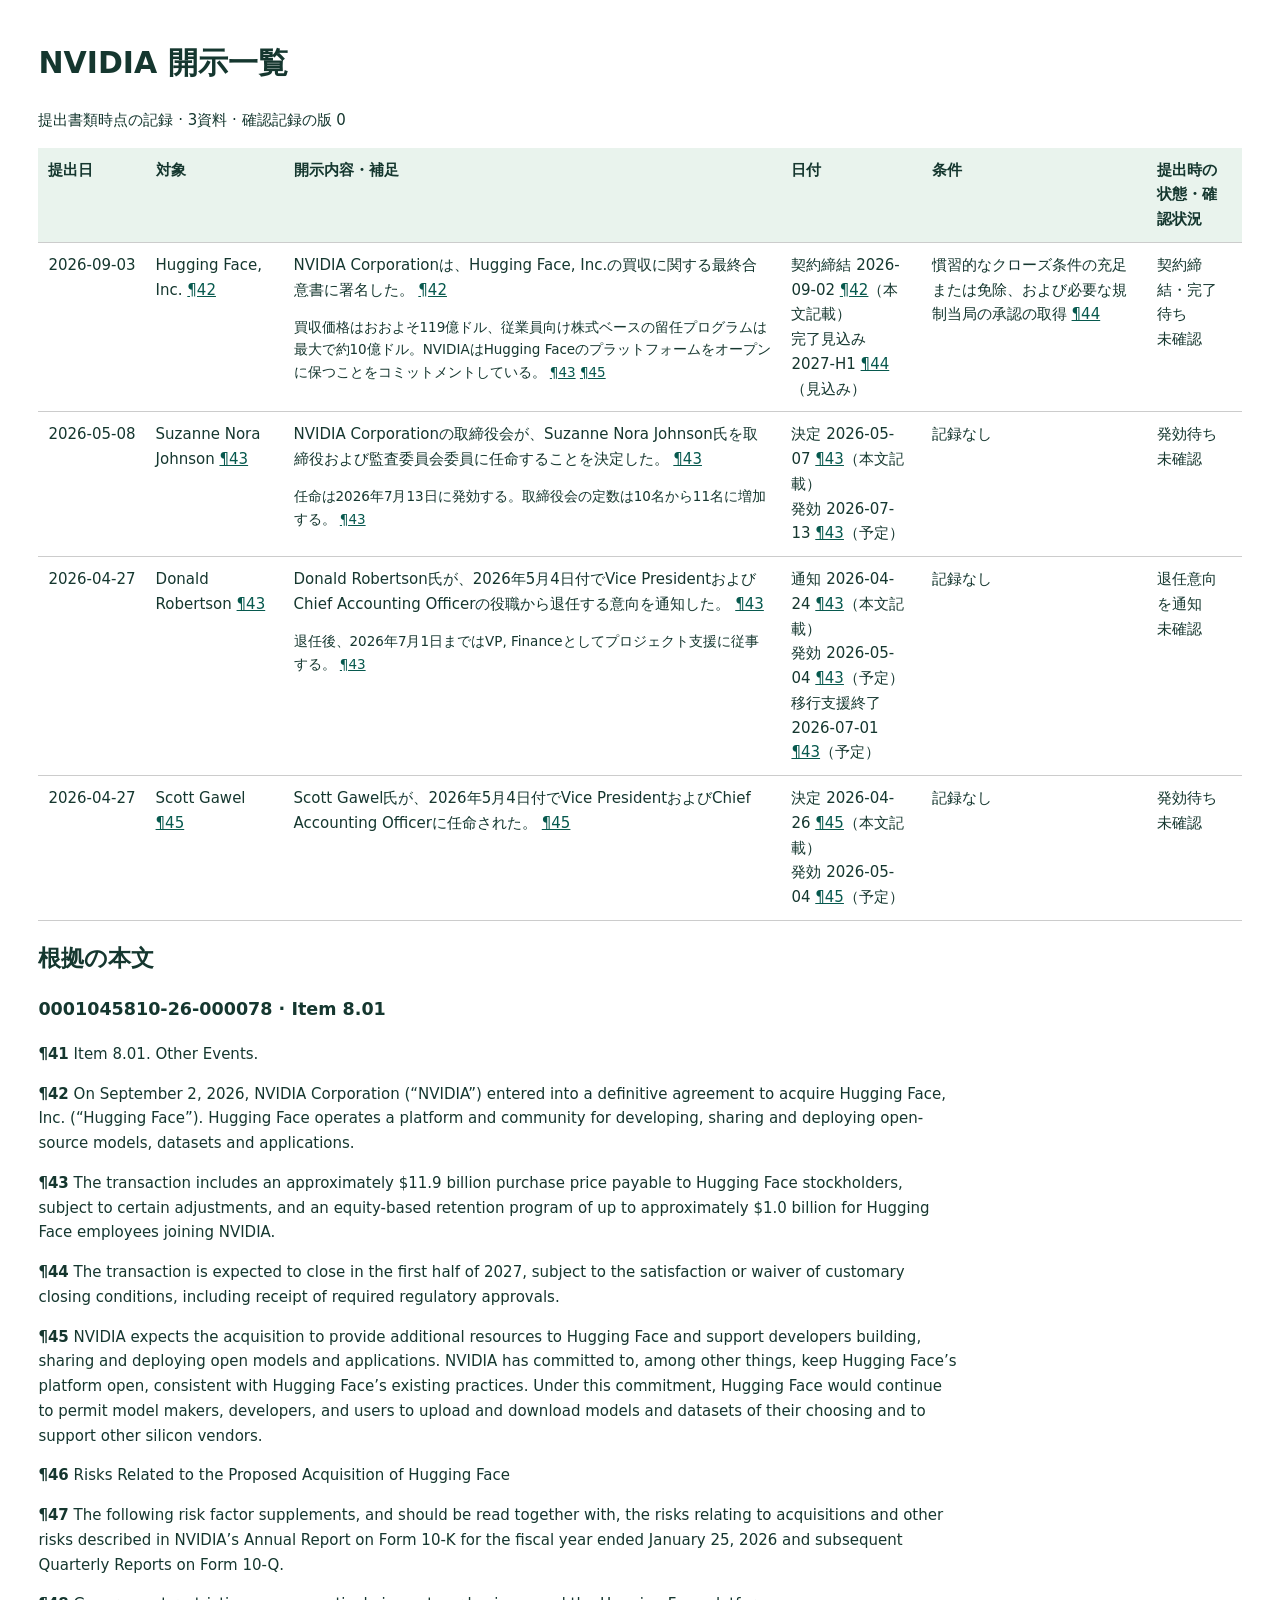
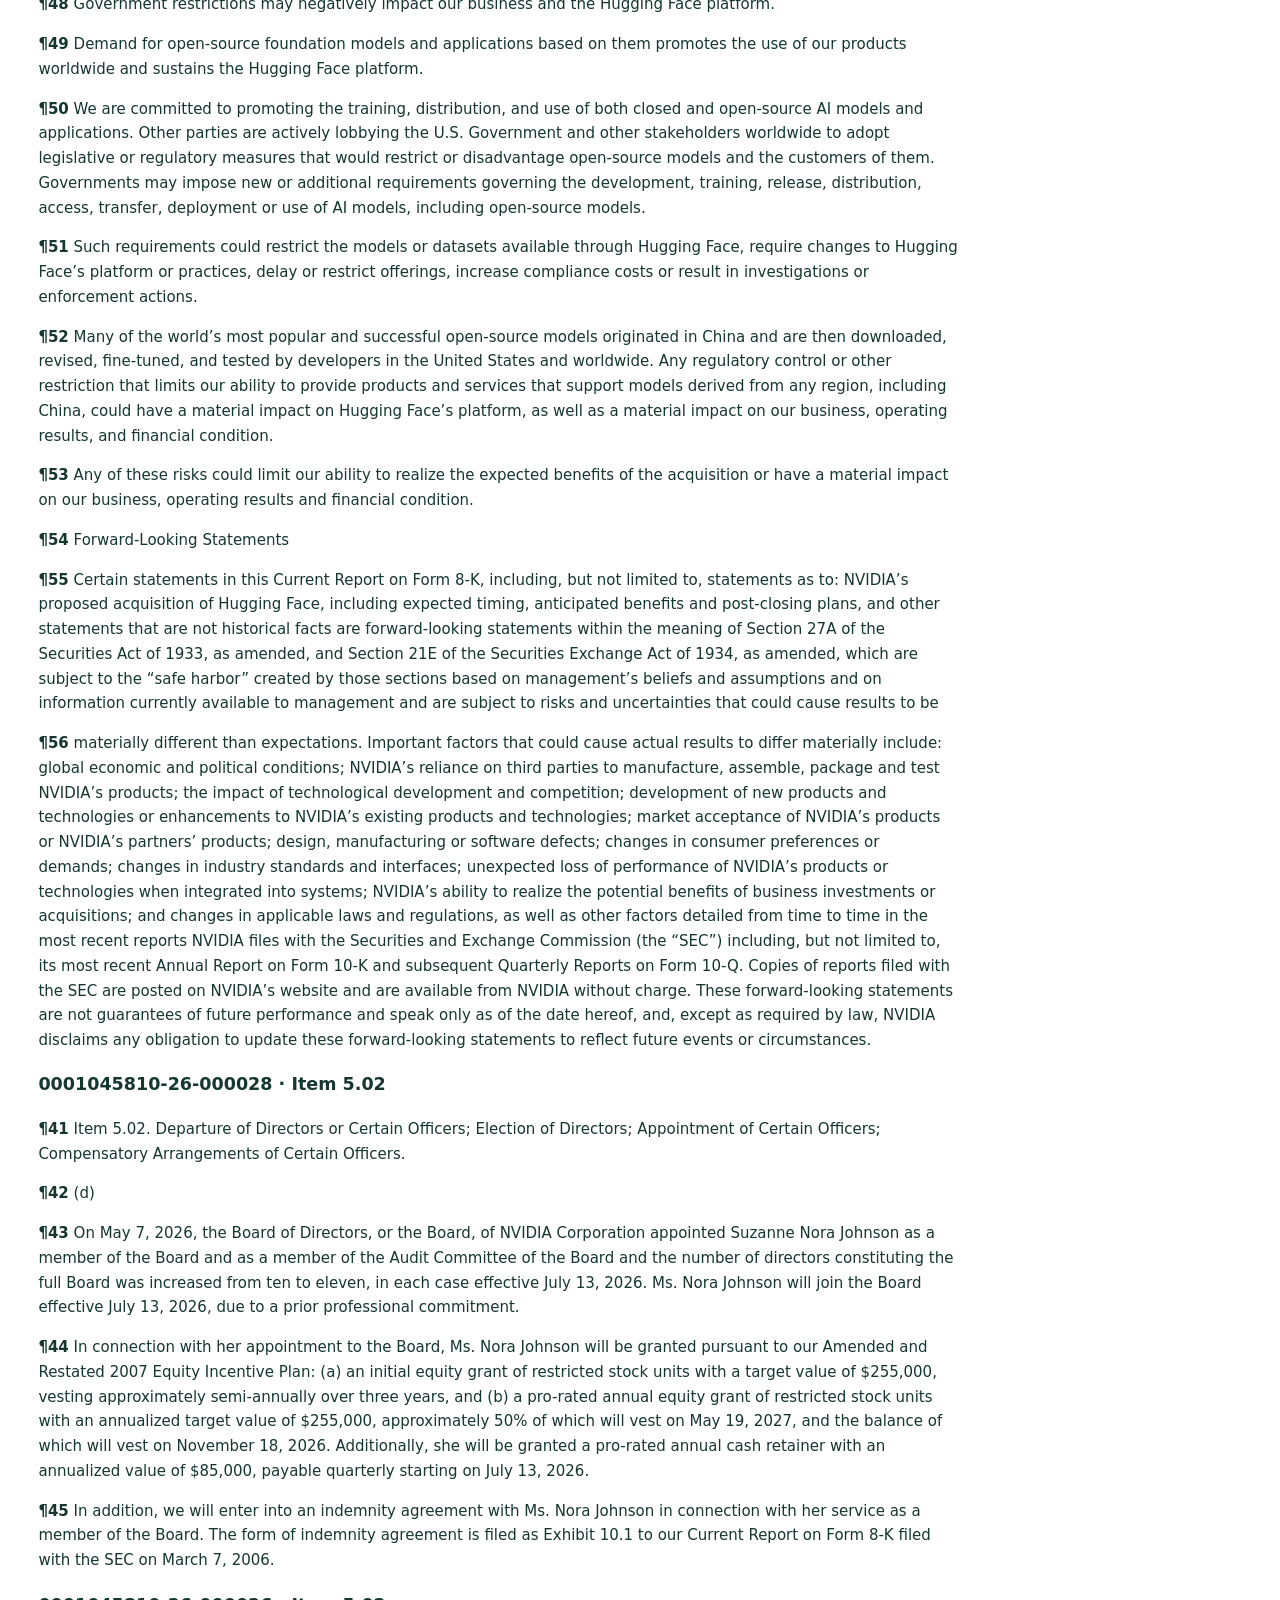
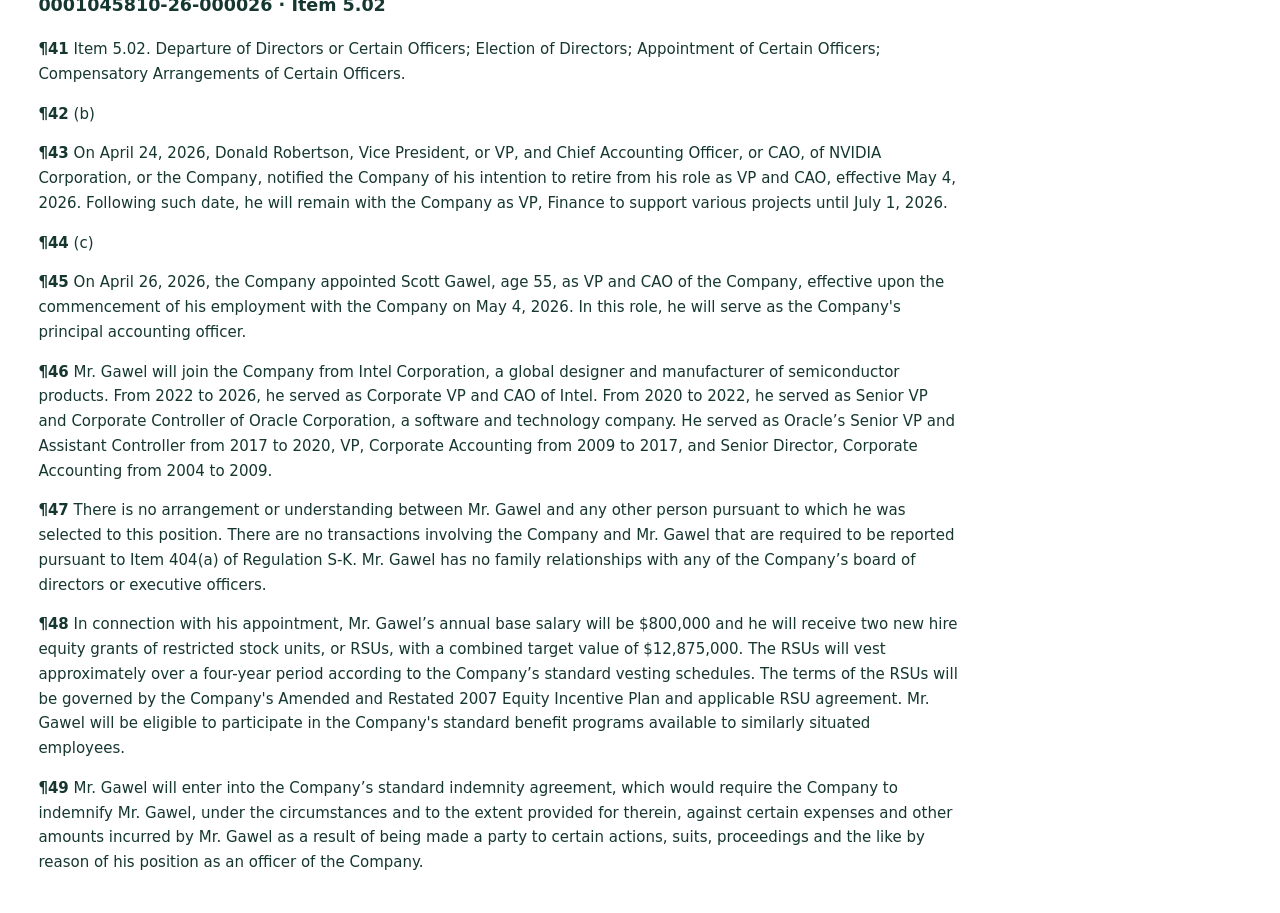
<file: nvidia_disclosures.html>
<!doctype html><html lang="ja"><meta charset="utf-8"><meta name="viewport" content="width=device-width,initial-scale=1">
<title>NVIDIA 開示一覧</title><style>body{font:15px/1.65 system-ui;margin:3vw;color:#15372f}table{border-collapse:collapse;width:100%}td,th{vertical-align:top;text-align:left;padding:10px;border-bottom:1px solid #ccc}th{background:#e9f3ed}td:first-child{white-space:nowrap}.scroll{overflow:auto}p:target{background:#fff2b8}a{color:#07594e}section{max-width:920px}td p{font-size:90%}</style>
<h1>NVIDIA 開示一覧</h1><p>提出書類時点の記録 · 3資料 · 確認記録の版 0</p><div class="scroll"><table><thead><tr><th>提出日</th><th>対象</th><th>開示内容・補足</th><th>日付</th><th>条件</th><th>提出時の状態・確認状況</th></tr></thead><tbody><tr><td>2026-09-03</td><td>Hugging Face, Inc. <a href="#0001045810-26-000078-42">¶42</a></td><td>NVIDIA Corporationは、Hugging Face, Inc.の買収に関する最終合意書に署名した。 <a href="#0001045810-26-000078-42">¶42</a><p>買収価格はおおよそ119億ドル、従業員向け株式ベースの留任プログラムは最大で約10億ドル。NVIDIAはHugging Faceのプラットフォームをオープンに保つことをコミットメントしている。 <a href="#0001045810-26-000078-43">¶43</a> <a href="#0001045810-26-000078-45">¶45</a></p></td><td>契約締結 2026-09-02 <a href="#0001045810-26-000078-42">¶42</a>（本文記載）<br>完了見込み 2027-H1 <a href="#0001045810-26-000078-44">¶44</a>（見込み）</td><td>慣習的なクローズ条件の充足または免除、および必要な規制当局の承認の取得 <a href="#0001045810-26-000078-44">¶44</a></td><td>契約締結・完了待ち<br>未確認</td></tr><tr><td>2026-05-08</td><td>Suzanne Nora Johnson <a href="#0001045810-26-000028-43">¶43</a></td><td>NVIDIA Corporationの取締役会が、Suzanne Nora Johnson氏を取締役および監査委員会委員に任命することを決定した。 <a href="#0001045810-26-000028-43">¶43</a><p>任命は2026年7月13日に発効する。取締役会の定数は10名から11名に増加する。 <a href="#0001045810-26-000028-43">¶43</a></p></td><td>決定 2026-05-07 <a href="#0001045810-26-000028-43">¶43</a>（本文記載）<br>発効 2026-07-13 <a href="#0001045810-26-000028-43">¶43</a>（予定）</td><td>記録なし</td><td>発効待ち<br>未確認</td></tr><tr><td>2026-04-27</td><td>Donald Robertson <a href="#0001045810-26-000026-43">¶43</a></td><td>Donald Robertson氏が、2026年5月4日付でVice PresidentおよびChief Accounting Officerの役職から退任する意向を通知した。 <a href="#0001045810-26-000026-43">¶43</a><p>退任後、2026年7月1日まではVP, Financeとしてプロジェクト支援に従事する。 <a href="#0001045810-26-000026-43">¶43</a></p></td><td>通知 2026-04-24 <a href="#0001045810-26-000026-43">¶43</a>（本文記載）<br>発効 2026-05-04 <a href="#0001045810-26-000026-43">¶43</a>（予定）<br>移行支援終了 2026-07-01 <a href="#0001045810-26-000026-43">¶43</a>（予定）</td><td>記録なし</td><td>退任意向を通知<br>未確認</td></tr><tr><td>2026-04-27</td><td>Scott Gawel <a href="#0001045810-26-000026-45">¶45</a></td><td>Scott Gawel氏が、2026年5月4日付でVice PresidentおよびChief Accounting Officerに任命された。 <a href="#0001045810-26-000026-45">¶45</a></td><td>決定 2026-04-26 <a href="#0001045810-26-000026-45">¶45</a>（本文記載）<br>発効 2026-05-04 <a href="#0001045810-26-000026-45">¶45</a>（予定）</td><td>記録なし</td><td>発効待ち<br>未確認</td></tr></tbody></table></div><h2>根拠の本文</h2><section><h3>0001045810-26-000078 · Item 8.01</h3><p id="0001045810-26-000078-41"><b>¶41</b> Item 8.01. Other Events.</p><p id="0001045810-26-000078-42"><b>¶42</b> On September 2, 2026, NVIDIA Corporation (“NVIDIA”) entered into a definitive agreement to acquire Hugging Face, Inc. (“Hugging Face”). Hugging Face operates a platform and community for developing, sharing and deploying open-source models, datasets and applications.</p><p id="0001045810-26-000078-43"><b>¶43</b> The transaction includes an approximately $11.9 billion purchase price payable to Hugging Face stockholders, subject to certain adjustments, and an equity-based retention program of up to approximately $1.0 billion for Hugging Face employees joining NVIDIA.</p><p id="0001045810-26-000078-44"><b>¶44</b> The transaction is expected to close in the first half of 2027, subject to the satisfaction or waiver of customary closing conditions, including receipt of required regulatory approvals.</p><p id="0001045810-26-000078-45"><b>¶45</b> NVIDIA expects the acquisition to provide additional resources to Hugging Face and support developers building, sharing and deploying open models and applications. NVIDIA has committed to, among other things, keep Hugging Face’s platform open, consistent with Hugging Face’s existing practices. Under this commitment, Hugging Face would continue to permit model makers, developers, and users to upload and download models and datasets of their choosing and to support other silicon vendors.</p><p id="0001045810-26-000078-46"><b>¶46</b> Risks Related to the Proposed Acquisition of Hugging Face</p><p id="0001045810-26-000078-47"><b>¶47</b> The following risk factor supplements, and should be read together with, the risks relating to acquisitions and other risks described in NVIDIA’s Annual Report on Form 10-K for the fiscal year ended January 25, 2026 and subsequent Quarterly Reports on Form 10-Q.</p><p id="0001045810-26-000078-48"><b>¶48</b> Government restrictions may negatively impact our business and the Hugging Face platform.</p><p id="0001045810-26-000078-49"><b>¶49</b> Demand for open-source foundation models and applications based on them promotes the use of our products worldwide and sustains the Hugging Face platform.</p><p id="0001045810-26-000078-50"><b>¶50</b> We are committed to promoting the training, distribution, and use of both closed and open-source AI models and applications. Other parties are actively lobbying the U.S. Government and other stakeholders worldwide to adopt legislative or regulatory measures that would restrict or disadvantage open-source models and the customers of them. Governments may impose new or additional requirements governing the development, training, release, distribution, access, transfer, deployment or use of AI models, including open-source models.</p><p id="0001045810-26-000078-51"><b>¶51</b> Such requirements could restrict the models or datasets available through Hugging Face, require changes to Hugging Face’s platform or practices, delay or restrict offerings, increase compliance costs or result in investigations or enforcement actions.</p><p id="0001045810-26-000078-52"><b>¶52</b> Many of the world’s most popular and successful open-source models originated in China and are then downloaded, revised, fine-tuned, and tested by developers in the United States and worldwide. Any regulatory control or other restriction that limits our ability to provide products and services that support models derived from any region, including China, could have a material impact on Hugging Face’s platform, as well as a material impact on our business, operating results, and financial condition.</p><p id="0001045810-26-000078-53"><b>¶53</b> Any of these risks could limit our ability to realize the expected benefits of the acquisition or have a material impact on our business, operating results and financial condition.</p><p id="0001045810-26-000078-54"><b>¶54</b> Forward-Looking Statements</p><p id="0001045810-26-000078-55"><b>¶55</b> Certain statements in this Current Report on Form 8-K, including, but not limited to, statements as to: NVIDIA’s proposed acquisition of Hugging Face, including expected timing, anticipated benefits and post-closing plans, and other statements that are not historical facts are forward-looking statements within the meaning of Section 27A of the Securities Act of 1933, as amended, and Section 21E of the Securities Exchange Act of 1934, as amended, which are subject to the “safe harbor” created by those sections based on management’s beliefs and assumptions and on information currently available to management and are subject to risks and uncertainties that could cause results to be</p><p id="0001045810-26-000078-56"><b>¶56</b> materially different than expectations. Important factors that could cause actual results to differ materially include: global economic and political conditions; NVIDIA’s reliance on third parties to manufacture, assemble, package and test NVIDIA’s products; the impact of technological development and competition; development of new products and technologies or enhancements to NVIDIA’s existing products and technologies; market acceptance of NVIDIA’s products or NVIDIA’s partners’ products; design, manufacturing or software defects; changes in consumer preferences or demands; changes in industry standards and interfaces; unexpected loss of performance of NVIDIA’s products or technologies when integrated into systems; NVIDIA’s ability to realize the potential benefits of business investments or acquisitions; and changes in applicable laws and regulations, as well as other factors detailed from time to time in the most recent reports NVIDIA files with the Securities and Exchange Commission (the “SEC”) including, but not limited to, its most recent Annual Report on Form 10-K and subsequent Quarterly Reports on Form 10-Q. Copies of reports filed with the SEC are posted on NVIDIA’s website and are available from NVIDIA without charge. These forward-looking statements are not guarantees of future performance and speak only as of the date hereof, and, except as required by law, NVIDIA disclaims any obligation to update these forward-looking statements to reflect future events or circumstances.</p></section><section><h3>0001045810-26-000028 · Item 5.02</h3><p id="0001045810-26-000028-41"><b>¶41</b> Item 5.02. Departure of Directors or Certain Officers; Election of Directors; Appointment of Certain Officers; Compensatory Arrangements of Certain Officers.</p><p id="0001045810-26-000028-42"><b>¶42</b> (d)</p><p id="0001045810-26-000028-43"><b>¶43</b> On May 7, 2026, the Board of Directors, or the Board, of NVIDIA Corporation appointed Suzanne Nora Johnson as a member of the Board and as a member of the Audit Committee of the Board and the number of directors constituting the full Board was increased from ten to eleven, in each case effective July 13, 2026. Ms. Nora Johnson will join the Board effective July 13, 2026, due to a prior professional commitment.</p><p id="0001045810-26-000028-44"><b>¶44</b> In connection with her appointment to the Board, Ms. Nora Johnson will be granted pursuant to our Amended and Restated 2007 Equity Incentive Plan: (a) an initial equity grant of restricted stock units with a target value of $255,000, vesting approximately semi-annually over three years, and (b) a pro-rated annual equity grant of restricted stock units with an annualized target value of $255,000, approximately 50% of which will vest on May 19, 2027, and the balance of which will vest on November 18, 2026. Additionally, she will be granted a pro-rated annual cash retainer with an annualized value of $85,000, payable quarterly starting on July 13, 2026.</p><p id="0001045810-26-000028-45"><b>¶45</b> In addition, we will enter into an indemnity agreement with Ms. Nora Johnson in connection with her service as a member of the Board. The form of indemnity agreement is filed as Exhibit 10.1 to our Current Report on Form 8-K filed with the SEC on March 7, 2006.</p></section><section><h3>0001045810-26-000026 · Item 5.02</h3><p id="0001045810-26-000026-41"><b>¶41</b> Item 5.02. Departure of Directors or Certain Officers; Election of Directors; Appointment of Certain Officers; Compensatory Arrangements of Certain Officers.</p><p id="0001045810-26-000026-42"><b>¶42</b> (b)</p><p id="0001045810-26-000026-43"><b>¶43</b> On April 24, 2026, Donald Robertson, Vice President, or VP, and Chief Accounting Officer, or CAO, of NVIDIA Corporation, or the Company, notified the Company of his intention to retire from his role as VP and CAO, effective May 4, 2026. Following such date, he will remain with the Company as VP, Finance to support various projects until July 1, 2026.</p><p id="0001045810-26-000026-44"><b>¶44</b> (c)</p><p id="0001045810-26-000026-45"><b>¶45</b> On April 26, 2026, the Company appointed Scott Gawel, age 55, as VP and CAO of the Company, effective upon the commencement of his employment with the Company on May 4, 2026. In this role, he will serve as the Company&#x27;s principal accounting officer.</p><p id="0001045810-26-000026-46"><b>¶46</b> Mr. Gawel will join the Company from Intel Corporation, a global designer and manufacturer of semiconductor products. From 2022 to 2026, he served as Corporate VP and CAO of Intel. From 2020 to 2022, he served as Senior VP and Corporate Controller of Oracle Corporation, a software and technology company. He served as Oracle’s Senior VP and Assistant Controller from 2017 to 2020, VP, Corporate Accounting from 2009 to 2017, and Senior Director, Corporate Accounting from 2004 to 2009.</p><p id="0001045810-26-000026-47"><b>¶47</b> There is no arrangement or understanding between Mr. Gawel and any other person pursuant to which he was selected to this position. There are no transactions involving the Company and Mr. Gawel that are required to be reported pursuant to Item 404(a) of Regulation S-K. Mr. Gawel has no family relationships with any of the Company’s board of directors or executive officers.</p><p id="0001045810-26-000026-48"><b>¶48</b> In connection with his appointment, Mr. Gawel’s annual base salary will be $800,000 and he will receive two new hire equity grants of restricted stock units, or RSUs, with a combined target value of $12,875,000. The RSUs will vest approximately over a four-year period according to the Company’s standard vesting schedules. The terms of the RSUs will be governed by the Company&#x27;s Amended and Restated 2007 Equity Incentive Plan and applicable RSU agreement. Mr. Gawel will be eligible to participate in the Company&#x27;s standard benefit programs available to similarly situated employees.</p><p id="0001045810-26-000026-49"><b>¶49</b> Mr. Gawel will enter into the Company’s standard indemnity agreement, which would require the Company to indemnify Mr. Gawel, under the circumstances and to the extent provided for therein, against certain expenses and other amounts incurred by Mr. Gawel as a result of being made a party to certain actions, suits, proceedings and the like by reason of his position as an officer of the Company.</p></section></html>
</file>
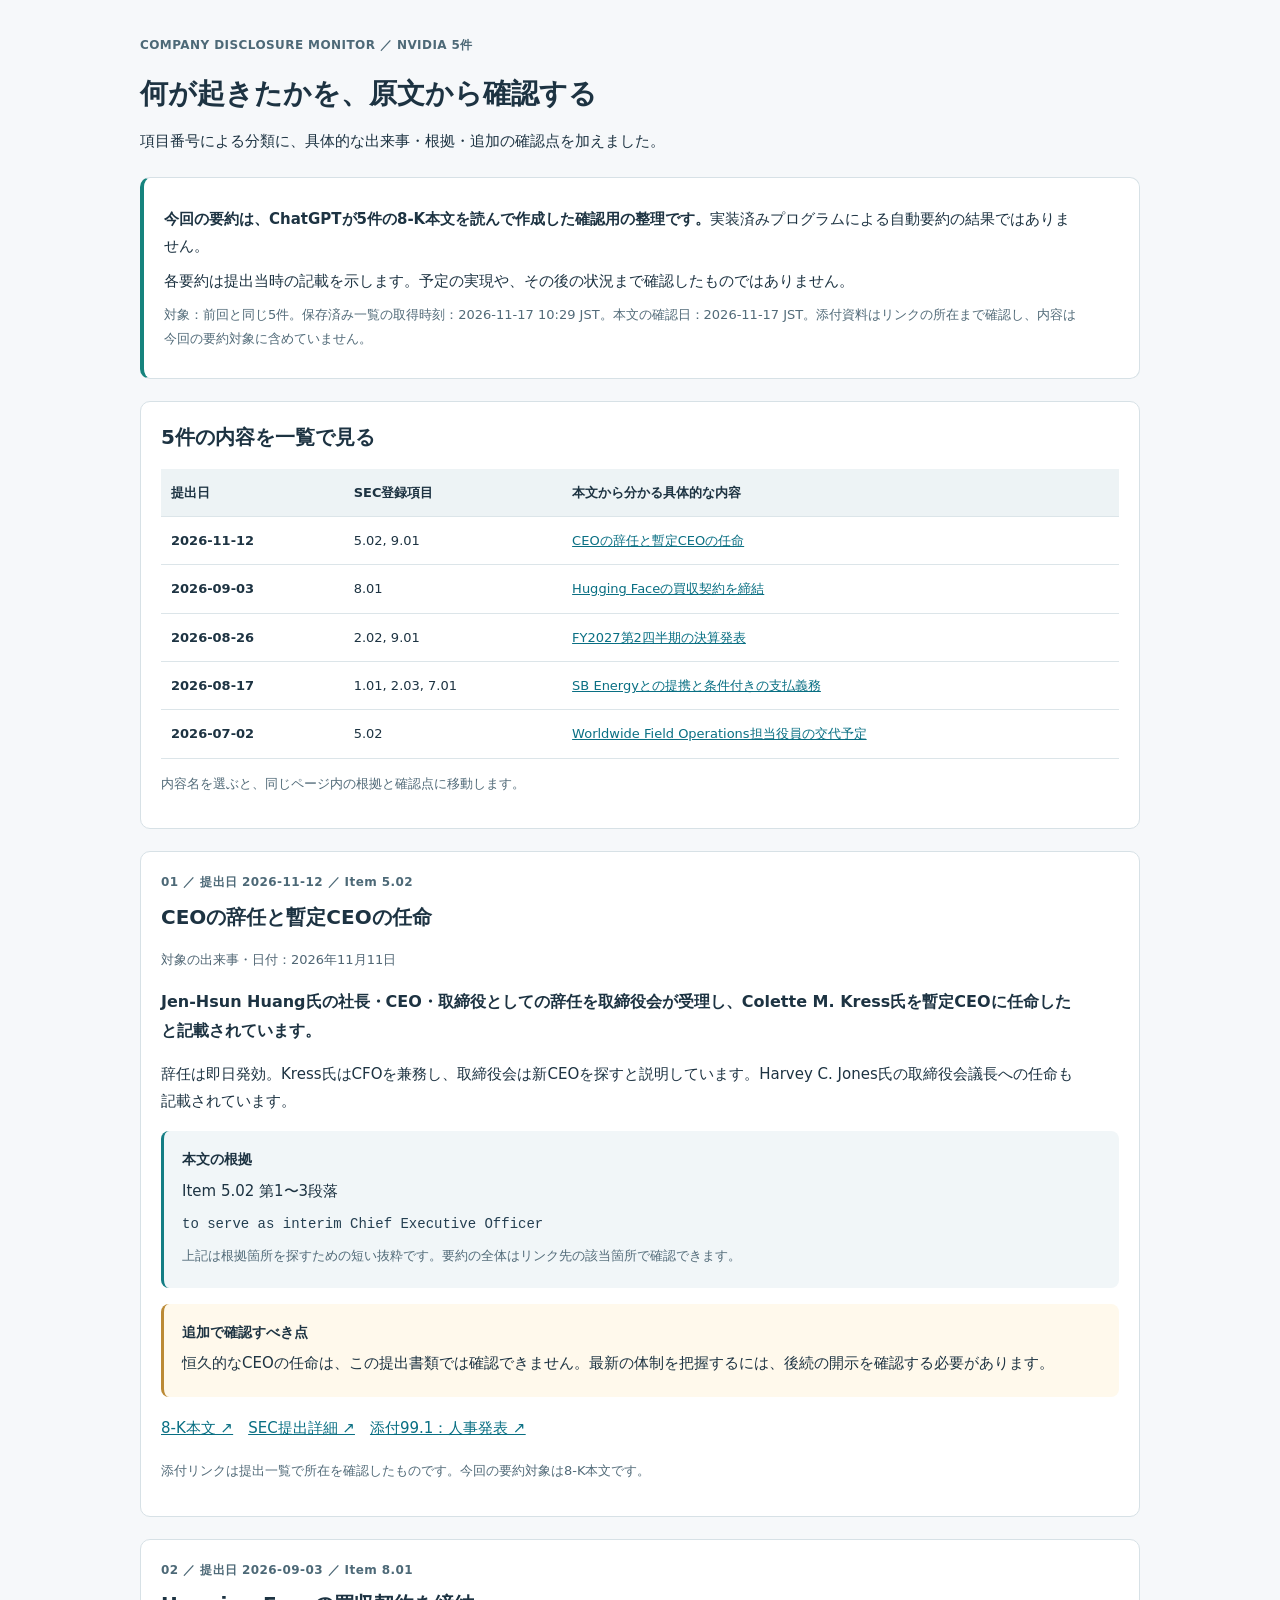
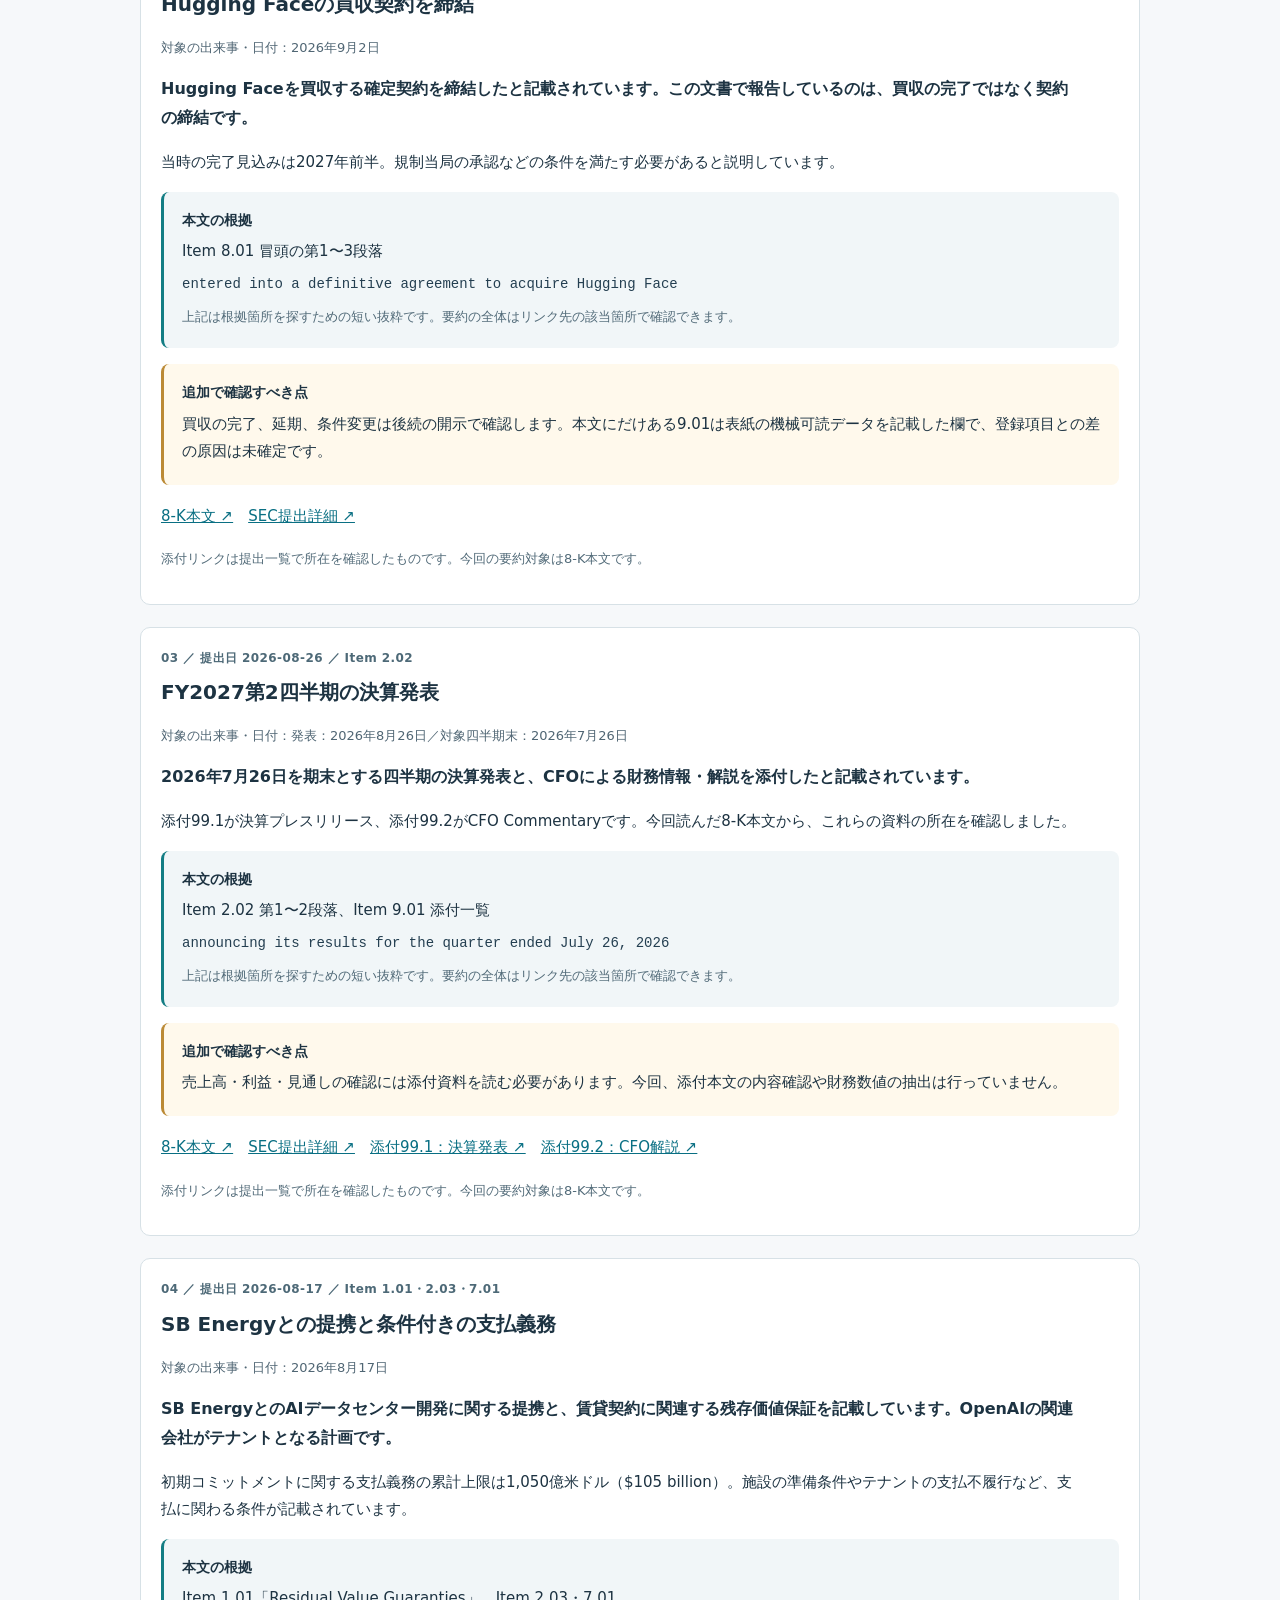
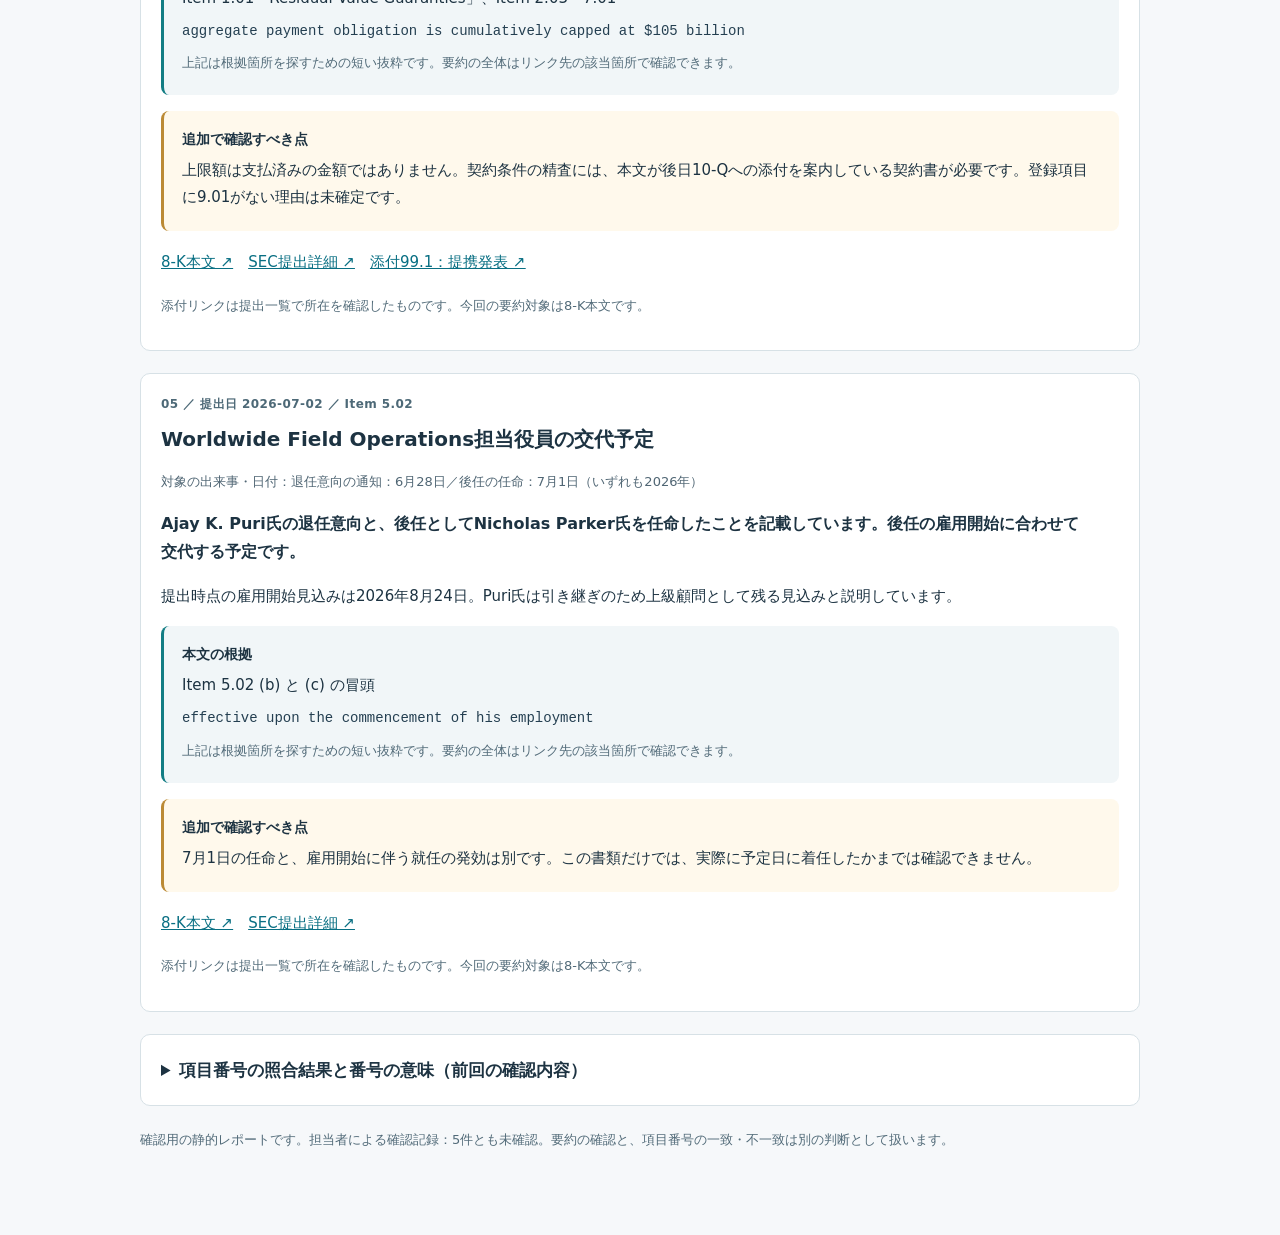
<file: reference_review.html>
<!doctype html>
<html lang="ja"><head><meta charset="utf-8"><meta name="viewport" content="width=device-width, initial-scale=1"><title>NVIDIA — 5件の開示内容を確認</title><style>body{max-width:1120px;margin:35px auto;padding:0 20px 35px;background:#f6f8fa;color:#1d3342;font:15px/1.8 system-ui,sans-serif}h1{font-size:28px;margin-bottom:8px}h2{font-size:20px}p{max-width:920px}.box{background:white;border:1px solid #d7e1e6;border-radius:10px;padding:20px;margin:22px 0}.scroll{overflow-x:auto}table{border-collapse:collapse;width:100%;font-size:13px}td,th{padding:12px 10px;border-bottom:1px solid #dce5e9;text-align:left;vertical-align:top}thead{background:#edf3f5}th{white-space:nowrap}a{color:#096f83}.note{font-size:13px;color:#526b79}code{background:#edf3f5;padding:2px 5px}.example{border-left:4px solid #16837d}li{margin:6px 0}
html{scroll-behavior:smooth}body{max-width:1000px}h1{line-height:1.35}h2{line-height:1.5;margin-top:0}h3{font-size:14px;margin:0 0 5px}.eyebrow{font-size:12px;font-weight:700;color:#4d6977;letter-spacing:.035em;margin:0 0 8px}.event{font-size:13px;color:#506674}.lead{font-size:16px;font-weight:600}.filing{scroll-margin-top:20px}.evidence,.followup{padding:16px 18px;margin:16px 0;border-radius:8px}.evidence{background:#f1f6f8;border-left:3px solid #137d84}.followup{background:#fff9ec;border-left:3px solid #bb8a35}.evidence p,.followup p{margin:4px 0}blockquote{font:14px/1.7 ui-monospace,monospace;margin:8px 0;color:#243f51;overflow-wrap:anywhere}.sources{line-height:2.1}.notice{border-left:4px solid #16837d}.notice p{margin:8px 0}summary{cursor:pointer;font-weight:700;font-size:17px}summary:focus-visible,a:focus-visible{outline:3px solid #137d84;outline-offset:4px}.legacy .box{margin:16px 0;padding:16px}.legacy h2{font-size:18px}td{min-width:80px}.overview td:last-child{min-width:250px}@media(max-width:600px){body{padding:0 14px 25px;margin-top:22px}h1{font-size:25px}.box{padding:16px}h2{font-size:19px}.evidence,.followup{padding:13px}.lead{font-size:15px}}@media print{body{max-width:none;background:white;font-size:11px}.box{break-inside:avoid}.legacy{display:none}a{color:inherit}.note{font-size:10px}}
</style></head><body>
<header><p class="eyebrow">COMPANY DISCLOSURE MONITOR ／ NVIDIA 5件</p><h1>何が起きたかを、原文から確認する</h1><p>項目番号による分類に、具体的な出来事・根拠・追加の確認点を加えました。</p></header>
<section class="box notice" aria-label="確認範囲"><p><strong>今回の要約は、ChatGPTが5件の8-K本文を読んで作成した確認用の整理です。</strong>実装済みプログラムによる自動要約の結果ではありません。</p><p>各要約は提出当時の記載を示します。予定の実現や、その後の状況まで確認したものではありません。</p><p class="note">対象：前回と同じ5件。保存済み一覧の取得時刻：2026-11-17 10:29 JST。本文の確認日：2026-11-17 JST。添付資料はリンクの所在まで確認し、内容は今回の要約対象に含めていません。</p></section>
<section class="box"><h2>5件の内容を一覧で見る</h2><div class="scroll"><table class="overview"><thead><tr><th scope="col">提出日</th><th scope="col">SEC登録項目</th><th scope="col">本文から分かる具体的な内容</th></tr></thead><tbody><tr><th scope="row">2026-11-12</th><td>5.02, 9.01</td><td><a href="#filing-1">CEOの辞任と暫定CEOの任命</a></td></tr><tr><th scope="row">2026-09-03</th><td>8.01</td><td><a href="#filing-2">Hugging Faceの買収契約を締結</a></td></tr><tr><th scope="row">2026-08-26</th><td>2.02, 9.01</td><td><a href="#filing-3">FY2027第2四半期の決算発表</a></td></tr><tr><th scope="row">2026-08-17</th><td>1.01, 2.03, 7.01</td><td><a href="#filing-4">SB Energyとの提携と条件付きの支払義務</a></td></tr><tr><th scope="row">2026-07-02</th><td>5.02</td><td><a href="#filing-5">Worldwide Field Operations担当役員の交代予定</a></td></tr></tbody></table></div><p class="note">内容名を選ぶと、同じページ内の根拠と確認点に移動します。</p></section>
<article class="box filing" id="filing-1" data-accession="0001045810-26-000082">
<p class="eyebrow">01 ／ 提出日 2026-11-12 ／ Item 5.02</p>
<h2>CEOの辞任と暫定CEOの任命</h2>
<p class="event">対象の出来事・日付：2026年11月11日</p>
<p class="lead">Jen-Hsun Huang氏の社長・CEO・取締役としての辞任を取締役会が受理し、Colette M. Kress氏を暫定CEOに任命したと記載されています。</p><p>辞任は即日発効。Kress氏はCFOを兼務し、取締役会は新CEOを探すと説明しています。Harvey C. Jones氏の取締役会議長への任命も記載されています。</p>
<div class="evidence"><h3>本文の根拠</h3><p>Item 5.02 第1〜3段落</p><blockquote lang="en">to serve as interim Chief Executive Officer</blockquote><p class="note">上記は根拠箇所を探すための短い抜粋です。要約の全体はリンク先の該当箇所で確認できます。</p></div>
<div class="followup"><h3>追加で確認すべき点</h3><p>恒久的なCEOの任命は、この提出書類では確認できません。最新の体制を把握するには、後続の開示を確認する必要があります。</p></div>
<p class="sources"><a href="https://www.sec.gov/Archives/edgar/data/1045810/000104581026000082/nvda-20261111.htm" target="_blank" rel="noopener noreferrer">8-K本文 ↗</a>　<a href="https://www.sec.gov/Archives/edgar/data/1045810/000104581026000082/0001045810-26-000082-index.html" target="_blank" rel="noopener noreferrer">SEC提出詳細 ↗</a>　<a href="https://www.sec.gov/Archives/edgar/data/1045810/000104581026000082/nvidiaannouncesceotransiti.htm" target="_blank" rel="noopener noreferrer">添付99.1：人事発表 ↗</a></p><p class="note">添付リンクは提出一覧で所在を確認したものです。今回の要約対象は8-K本文です。</p>
<!-- saved-primary-sha256: 1543a0cc1775291131f5d22224435fff8a58de4e7d6804618ee82fbda1a1dd5c -->
</article><article class="box filing" id="filing-2" data-accession="0001045810-26-000078">
<p class="eyebrow">02 ／ 提出日 2026-09-03 ／ Item 8.01</p>
<h2>Hugging Faceの買収契約を締結</h2>
<p class="event">対象の出来事・日付：2026年9月2日</p>
<p class="lead">Hugging Faceを買収する確定契約を締結したと記載されています。この文書で報告しているのは、買収の完了ではなく契約の締結です。</p><p>当時の完了見込みは2027年前半。規制当局の承認などの条件を満たす必要があると説明しています。</p>
<div class="evidence"><h3>本文の根拠</h3><p>Item 8.01 冒頭の第1〜3段落</p><blockquote lang="en">entered into a definitive agreement to acquire Hugging Face</blockquote><p class="note">上記は根拠箇所を探すための短い抜粋です。要約の全体はリンク先の該当箇所で確認できます。</p></div>
<div class="followup"><h3>追加で確認すべき点</h3><p>買収の完了、延期、条件変更は後続の開示で確認します。本文にだけある9.01は表紙の機械可読データを記載した欄で、登録項目との差の原因は未確定です。</p></div>
<p class="sources"><a href="https://www.sec.gov/Archives/edgar/data/1045810/000104581026000078/nvda-20260902.htm" target="_blank" rel="noopener noreferrer">8-K本文 ↗</a>　<a href="https://www.sec.gov/Archives/edgar/data/1045810/000104581026000078/0001045810-26-000078-index.html" target="_blank" rel="noopener noreferrer">SEC提出詳細 ↗</a></p><p class="note">添付リンクは提出一覧で所在を確認したものです。今回の要約対象は8-K本文です。</p>
<!-- saved-primary-sha256: 0ea586510cc2e4b817a29091e1a0c35beaf64844d98e84f199f00b15d9f35df7 -->
</article><article class="box filing" id="filing-3" data-accession="0001045810-26-000073">
<p class="eyebrow">03 ／ 提出日 2026-08-26 ／ Item 2.02</p>
<h2>FY2027第2四半期の決算発表</h2>
<p class="event">対象の出来事・日付：発表：2026年8月26日／対象四半期末：2026年7月26日</p>
<p class="lead">2026年7月26日を期末とする四半期の決算発表と、CFOによる財務情報・解説を添付したと記載されています。</p><p>添付99.1が決算プレスリリース、添付99.2がCFO Commentaryです。今回読んだ8-K本文から、これらの資料の所在を確認しました。</p>
<div class="evidence"><h3>本文の根拠</h3><p>Item 2.02 第1〜2段落、Item 9.01 添付一覧</p><blockquote lang="en">announcing its results for the quarter ended July 26, 2026</blockquote><p class="note">上記は根拠箇所を探すための短い抜粋です。要約の全体はリンク先の該当箇所で確認できます。</p></div>
<div class="followup"><h3>追加で確認すべき点</h3><p>売上高・利益・見通しの確認には添付資料を読む必要があります。今回、添付本文の内容確認や財務数値の抽出は行っていません。</p></div>
<p class="sources"><a href="https://www.sec.gov/Archives/edgar/data/1045810/000104581026000073/nvda-20260826.htm" target="_blank" rel="noopener noreferrer">8-K本文 ↗</a>　<a href="https://www.sec.gov/Archives/edgar/data/1045810/000104581026000073/0001045810-26-000073-index.html" target="_blank" rel="noopener noreferrer">SEC提出詳細 ↗</a>　<a href="https://www.sec.gov/Archives/edgar/data/1045810/000104581026000073/q2fy27pr.htm" target="_blank" rel="noopener noreferrer">添付99.1：決算発表 ↗</a>　<a href="https://www.sec.gov/Archives/edgar/data/1045810/000104581026000073/q2fy27cfocommentary.htm" target="_blank" rel="noopener noreferrer">添付99.2：CFO解説 ↗</a></p><p class="note">添付リンクは提出一覧で所在を確認したものです。今回の要約対象は8-K本文です。</p>
<!-- saved-primary-sha256: 1de9fb30a632ce28bdddb47aa86001b26bf07c8d5be82256cf8887c69840856b -->
</article><article class="box filing" id="filing-4" data-accession="0001045810-26-000069">
<p class="eyebrow">04 ／ 提出日 2026-08-17 ／ Item 1.01・2.03・7.01</p>
<h2>SB Energyとの提携と条件付きの支払義務</h2>
<p class="event">対象の出来事・日付：2026年8月17日</p>
<p class="lead">SB EnergyとのAIデータセンター開発に関する提携と、賃貸契約に関連する残存価値保証を記載しています。OpenAIの関連会社がテナントとなる計画です。</p><p>初期コミットメントに関する支払義務の累計上限は1,050億米ドル（$105 billion）。施設の準備条件やテナントの支払不履行など、支払に関わる条件が記載されています。</p>
<div class="evidence"><h3>本文の根拠</h3><p>Item 1.01「Residual Value Guaranties」、Item 2.03・7.01</p><blockquote lang="en">aggregate payment obligation is cumulatively capped at $105 billion</blockquote><p class="note">上記は根拠箇所を探すための短い抜粋です。要約の全体はリンク先の該当箇所で確認できます。</p></div>
<div class="followup"><h3>追加で確認すべき点</h3><p>上限額は支払済みの金額ではありません。契約条件の精査には、本文が後日10-Qへの添付を案内している契約書が必要です。登録項目に9.01がない理由は未確定です。</p></div>
<p class="sources"><a href="https://www.sec.gov/Archives/edgar/data/1045810/000104581026000069/nvda-20260817.htm" target="_blank" rel="noopener noreferrer">8-K本文 ↗</a>　<a href="https://www.sec.gov/Archives/edgar/data/1045810/000104581026000069/0001045810-26-000069-index.html" target="_blank" rel="noopener noreferrer">SEC提出詳細 ↗</a>　<a href="https://www.sec.gov/Archives/edgar/data/1045810/000104581026000069/sbeoainvidia-portsrelease.htm" target="_blank" rel="noopener noreferrer">添付99.1：提携発表 ↗</a></p><p class="note">添付リンクは提出一覧で所在を確認したものです。今回の要約対象は8-K本文です。</p>
<!-- saved-primary-sha256: 2904584596b8f31a4763aa821ab65d52829238a55a74b860c14ecc08e0844ce7 -->
</article><article class="box filing" id="filing-5" data-accession="0001045810-26-000060">
<p class="eyebrow">05 ／ 提出日 2026-07-02 ／ Item 5.02</p>
<h2>Worldwide Field Operations担当役員の交代予定</h2>
<p class="event">対象の出来事・日付：退任意向の通知：6月28日／後任の任命：7月1日（いずれも2026年）</p>
<p class="lead">Ajay K. Puri氏の退任意向と、後任としてNicholas Parker氏を任命したことを記載しています。後任の雇用開始に合わせて交代する予定です。</p><p>提出時点の雇用開始見込みは2026年8月24日。Puri氏は引き継ぎのため上級顧問として残る見込みと説明しています。</p>
<div class="evidence"><h3>本文の根拠</h3><p>Item 5.02 (b) と (c) の冒頭</p><blockquote lang="en">effective upon the commencement of his employment</blockquote><p class="note">上記は根拠箇所を探すための短い抜粋です。要約の全体はリンク先の該当箇所で確認できます。</p></div>
<div class="followup"><h3>追加で確認すべき点</h3><p>7月1日の任命と、雇用開始に伴う就任の発効は別です。この書類だけでは、実際に予定日に着任したかまでは確認できません。</p></div>
<p class="sources"><a href="https://www.sec.gov/Archives/edgar/data/1045810/000104581026000060/nvda-20260628.htm" target="_blank" rel="noopener noreferrer">8-K本文 ↗</a>　<a href="https://www.sec.gov/Archives/edgar/data/1045810/000104581026000060/0001045810-26-000060-index.html" target="_blank" rel="noopener noreferrer">SEC提出詳細 ↗</a></p><p class="note">添付リンクは提出一覧で所在を確認したものです。今回の要約対象は8-K本文です。</p>
<!-- saved-primary-sha256: a9a96bb6562f24b8dcb0cc09d1eca7788693a68f26074c2a6ef076eba45353ee -->
</article>
<details class="box legacy"><summary>項目番号の照合結果と番号の意味（前回の確認内容）</summary><p>SECに登録された項目番号と、本文から検出した見出し番号を比較しています。差があることだけで発行者の誤りとは判断しません。</p><section class="box example"><h2>最初は2026-11-12の1件</h2><ol><li><b>取得した情報：</b>SECの一覧に、提出日と項目番号 <code>5.02, 9.01</code> が入っています。</li><li><b>分類：</b>5.02を「取締役・役員・報酬関連」、9.01を「財務諸表・添付資料」と表示します。具体的な人事や報酬の内容を要約したものではありません。</li><li><b>照合：</b>原文の見出しからも <code>5.02, 9.01</code> を検出したので「項目番号が一致」としています。</li></ol><p><a href="https://www.sec.gov/Archives/edgar/data/1045810/000104581026000082/nvda-20261111.htm" target="_blank" rel="noopener noreferrer">この1件の原文を開く ↗</a></p></section>
<section class="box"><h2>5件を並べて確認</h2><p>3件は項目番号が一致し、2件は本文にだけ9.01の見出しがあります。</p><div class="scroll"><table><thead><tr><th>提出日</th><th>書類</th><th>SEC登録項目による分類</th><th>SECに登録された項目番号</th><th>本文の見出し番号</th><th>結果</th><th>出典</th></tr></thead><tbody><tr><th>2026-11-12</th><td>8-K</td><td>取締役・役員・報酬関連</td><td>5.02, 9.01</td><td>5.02, 9.01</td><td>項目番号が一致</td><td><a href="https://www.sec.gov/Archives/edgar/data/1045810/000104581026000082/nvda-20261111.htm" target="_blank" rel="noopener noreferrer">原文</a></td></tr><tr><th>2026-09-03</th><td>8-K</td><td>その他の事象</td><td>8.01</td><td>8.01, 9.01</td><td>本文にだけ 9.01 あり</td><td><a href="https://www.sec.gov/Archives/edgar/data/1045810/000104581026000078/nvda-20260902.htm" target="_blank" rel="noopener noreferrer">原文</a></td></tr><tr><th>2026-08-26</th><td>8-K</td><td>業績・財務状況</td><td>2.02, 9.01</td><td>2.02, 9.01</td><td>項目番号が一致</td><td><a href="https://www.sec.gov/Archives/edgar/data/1045810/000104581026000073/nvda-20260826.htm" target="_blank" rel="noopener noreferrer">原文</a></td></tr><tr><th>2026-08-17</th><td>8-K</td><td>重要契約の締結・変更 / 重要な債務の発生 / Regulation FDに基づく開示</td><td>1.01, 2.03, 7.01</td><td>1.01, 2.03, 7.01, 9.01</td><td>本文にだけ 9.01 あり</td><td><a href="https://www.sec.gov/Archives/edgar/data/1045810/000104581026000069/nvda-20260817.htm" target="_blank" rel="noopener noreferrer">原文</a></td></tr><tr><th>2026-07-02</th><td>8-K</td><td>取締役・役員・報酬関連</td><td>5.02</td><td>5.02</td><td>項目番号が一致</td><td><a href="https://www.sec.gov/Archives/edgar/data/1045810/000104581026000060/nvda-20260628.htm" target="_blank" rel="noopener noreferrer">原文</a></td></tr></tbody></table></div></section>
<section class="box"><h2>この一覧で使う番号</h2><table><thead><tr><th>番号</th><th>今回の表示名</th></tr></thead><tbody><tr><th>1.01</th><td>重要契約の締結・変更</td></tr><tr><th>2.02</th><td>業績・財務状況</td></tr><tr><th>2.03</th><td>重要な債務の発生</td></tr><tr><th>5.02</th><td>取締役・役員・報酬関連</td></tr><tr><th>7.01</th><td>Regulation FDに基づく開示</td></tr><tr><th>8.01</th><td>その他の事象</td></tr><tr><th>9.01</th><td>財務諸表・添付資料</td></tr></tbody></table></section>
<p class="note">「一致」は項目番号の比較結果です。発表内容や財務数値が正しいことを意味しません。2件の差も開示ミスとは断定していません。担当者の確認記録は5件とも未確認のままです。今回の要約作成は、担当者による承認・確認済みへの変更を意味しません。</p></details>
<footer><p class="note">確認用の静的レポートです。担当者による確認記録：5件とも未確認。要約の確認と、項目番号の一致・不一致は別の判断として扱います。</p></footer>
</body></html>
</file>
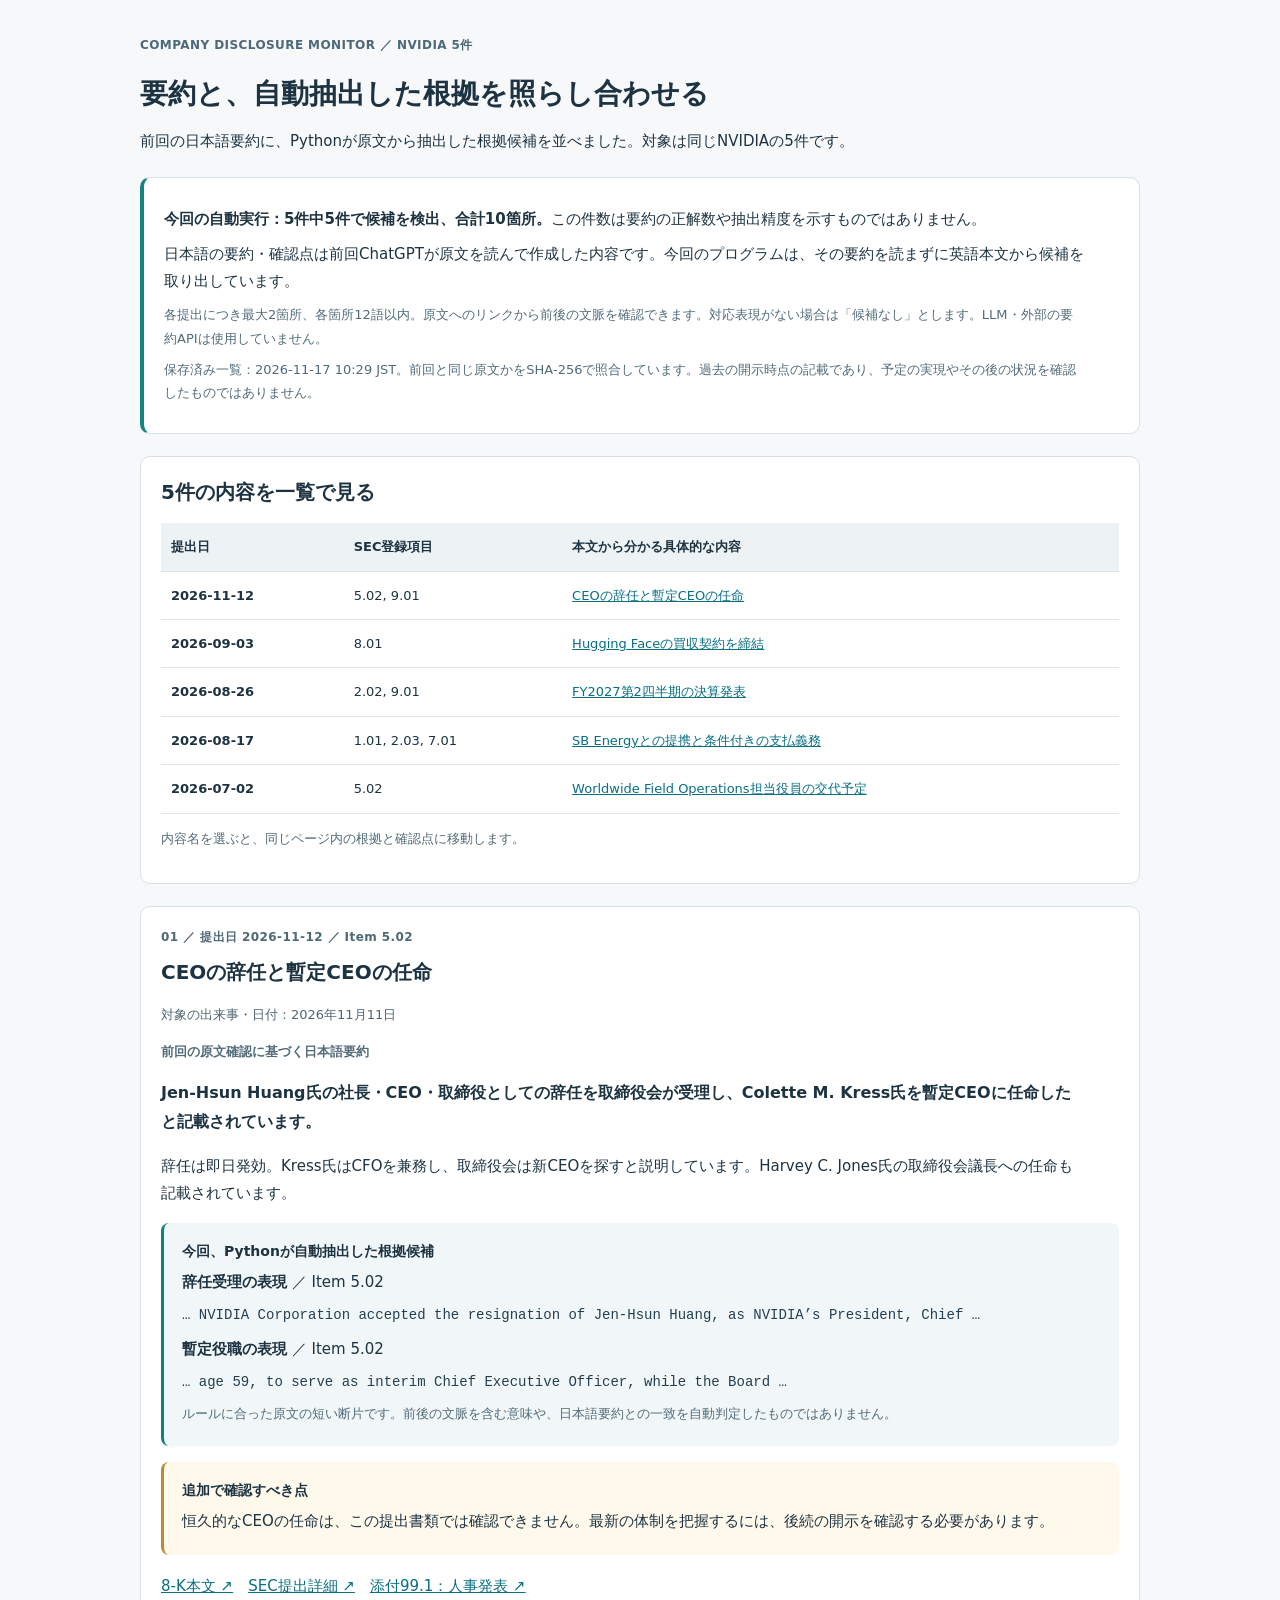
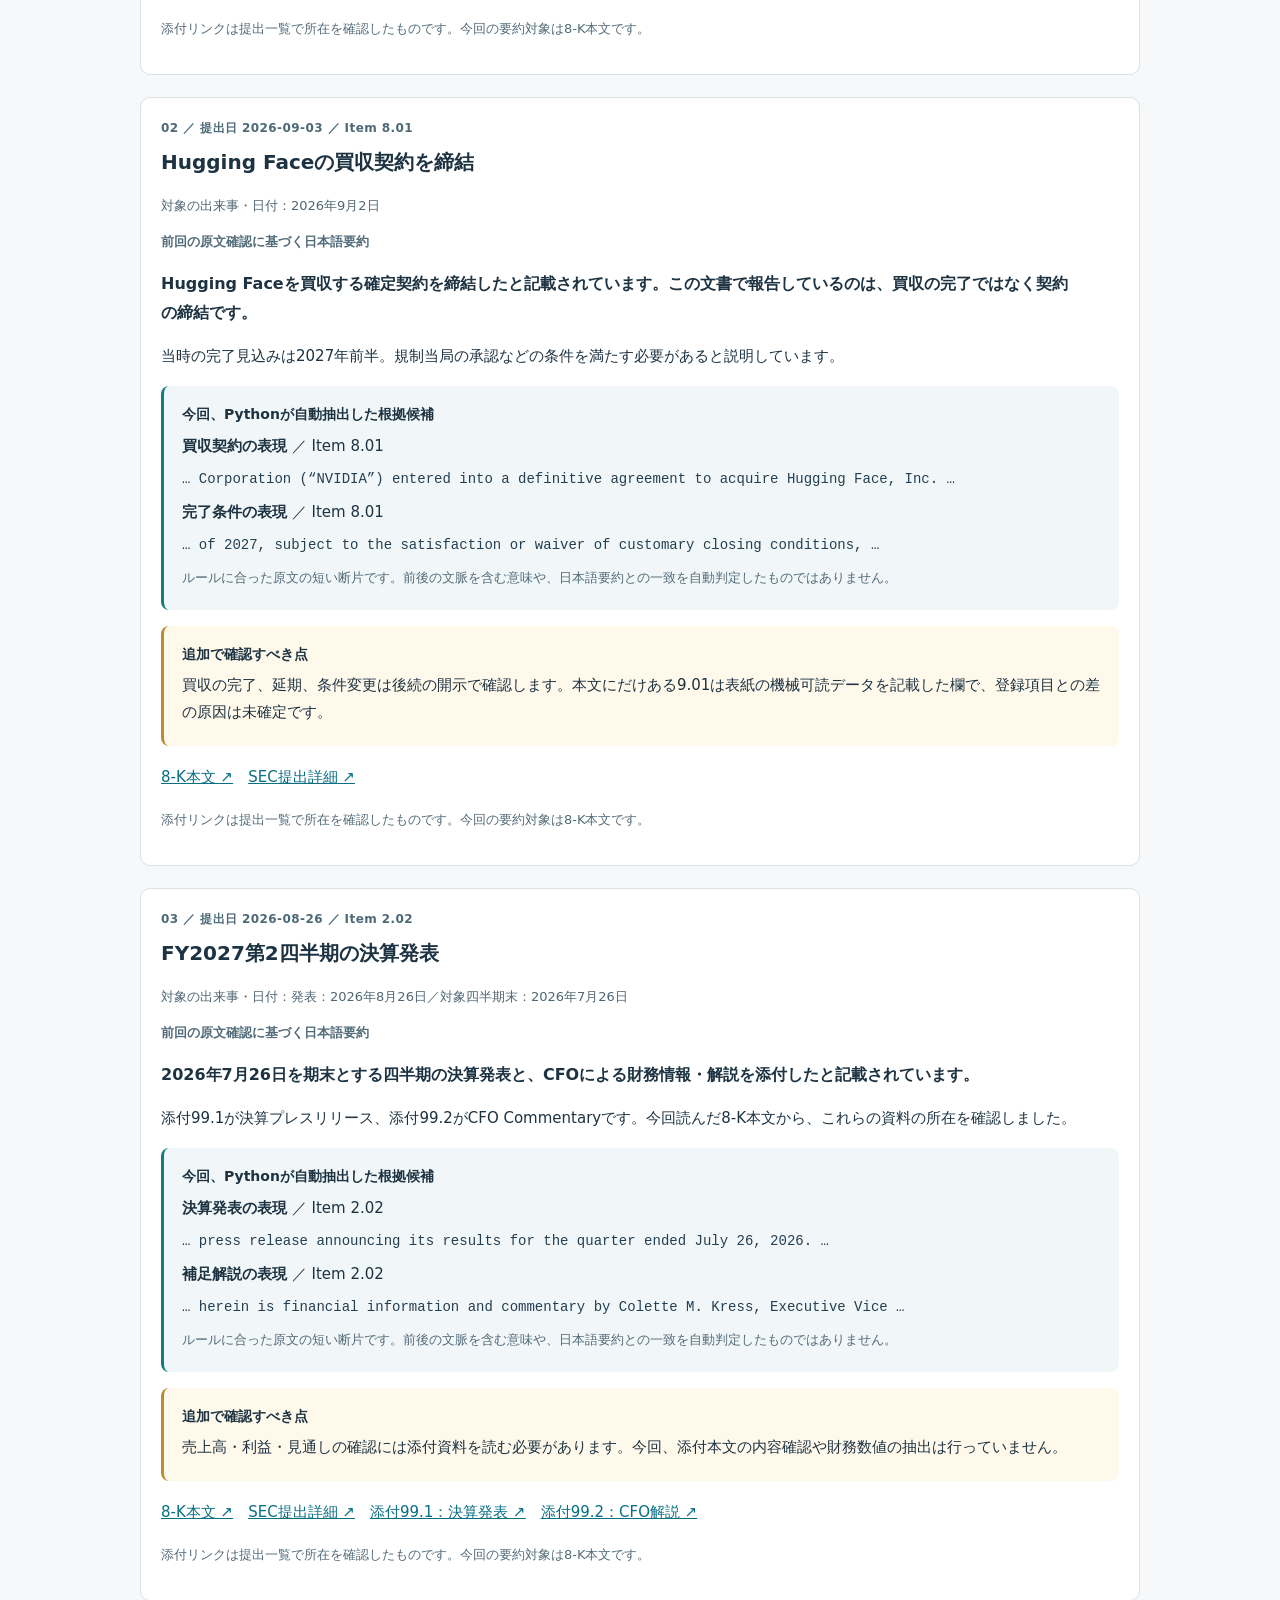
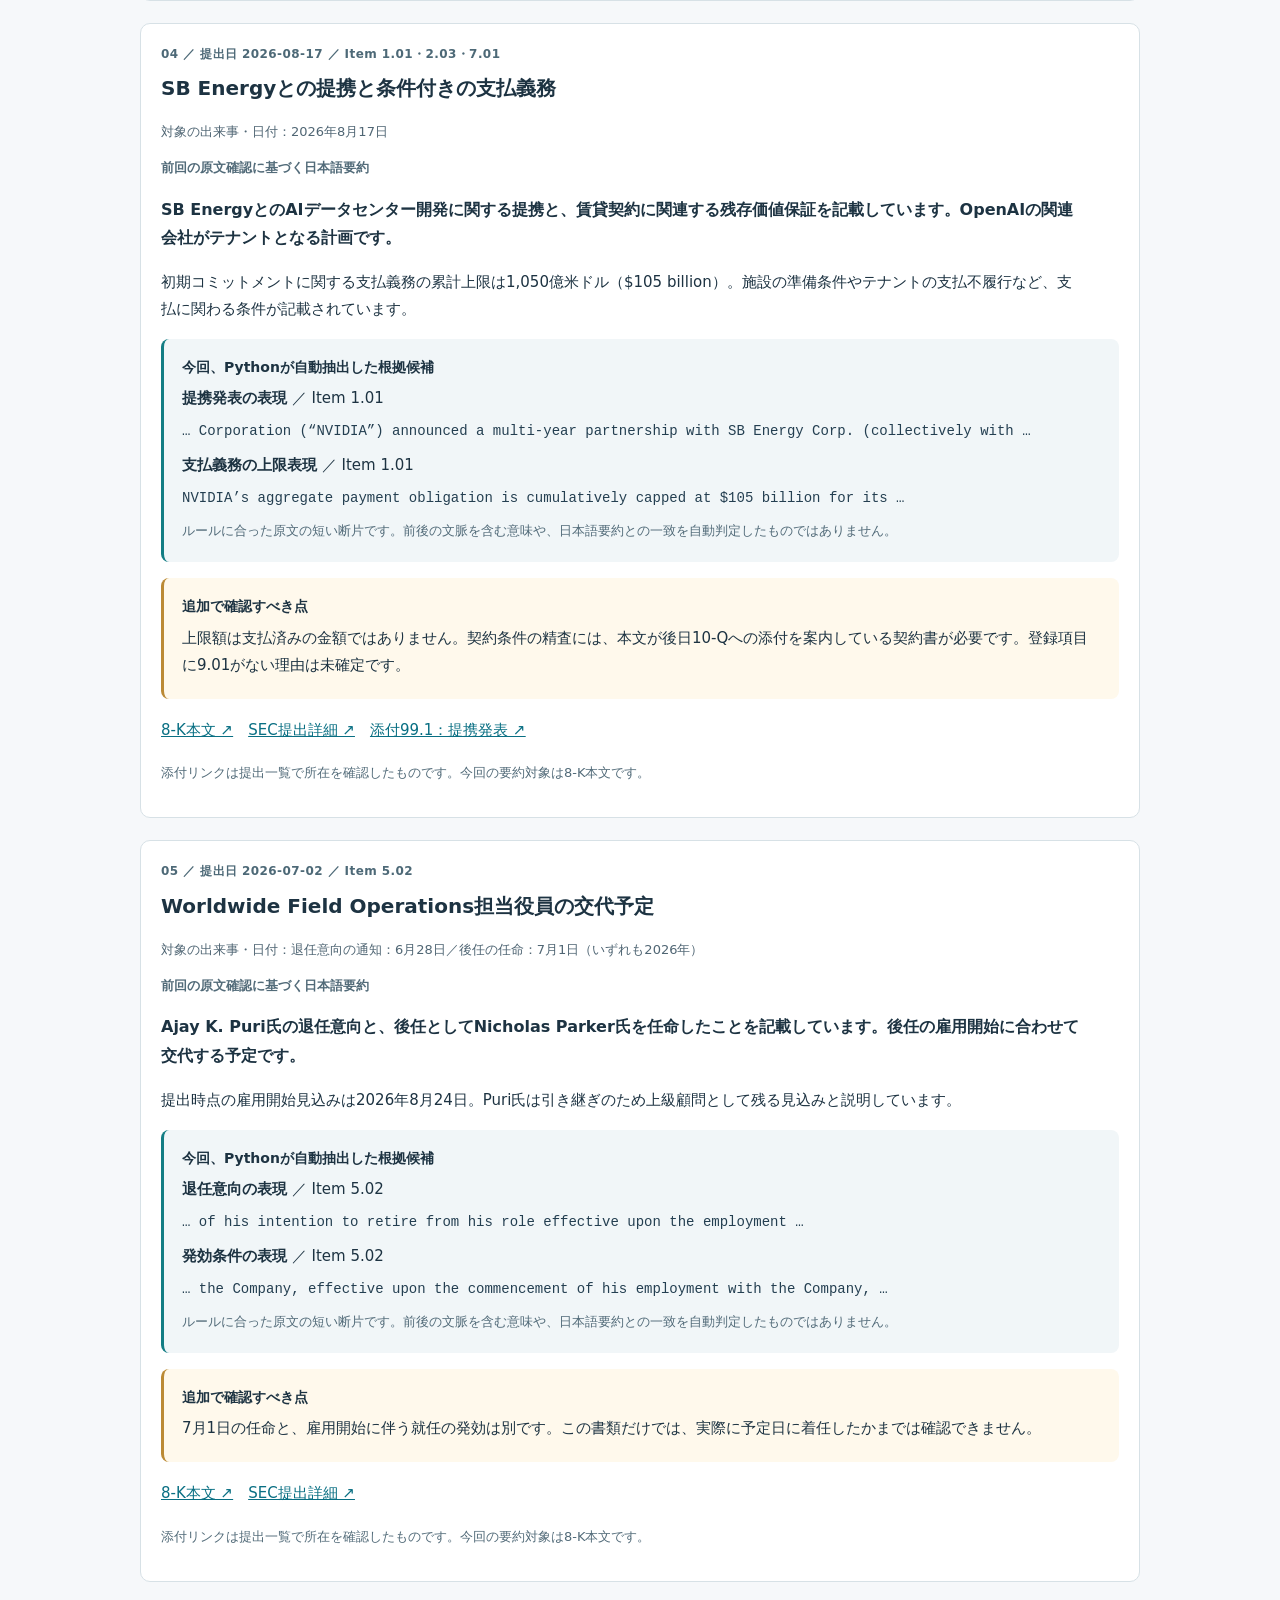
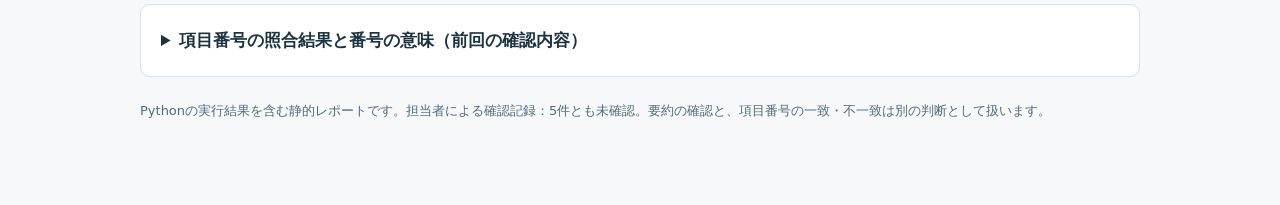
<file: output/nvidia_five_filings_review.html>
<!doctype html>
<html lang="ja"><head><meta charset="utf-8"><meta name="viewport" content="width=device-width, initial-scale=1"><title>NVIDIA — 原文の根拠候補を自動抽出</title><style>body{max-width:1120px;margin:35px auto;padding:0 20px 35px;background:#f6f8fa;color:#1d3342;font:15px/1.8 system-ui,sans-serif}h1{font-size:28px;margin-bottom:8px}h2{font-size:20px}p{max-width:920px}.box{background:white;border:1px solid #d7e1e6;border-radius:10px;padding:20px;margin:22px 0}.scroll{overflow-x:auto}table{border-collapse:collapse;width:100%;font-size:13px}td,th{padding:12px 10px;border-bottom:1px solid #dce5e9;text-align:left;vertical-align:top}thead{background:#edf3f5}th{white-space:nowrap}a{color:#096f83}.note{font-size:13px;color:#526b79}code{background:#edf3f5;padding:2px 5px}.example{border-left:4px solid #16837d}li{margin:6px 0}
html{scroll-behavior:smooth}body{max-width:1000px}h1{line-height:1.35}h2{line-height:1.5;margin-top:0}h3{font-size:14px;margin:0 0 5px}.eyebrow{font-size:12px;font-weight:700;color:#4d6977;letter-spacing:.035em;margin:0 0 8px}.event{font-size:13px;color:#506674}.lead{font-size:16px;font-weight:600}.filing{scroll-margin-top:20px}.evidence,.followup{padding:16px 18px;margin:16px 0;border-radius:8px}.evidence{background:#f1f6f8;border-left:3px solid #137d84}.followup{background:#fff9ec;border-left:3px solid #bb8a35}.evidence p,.followup p{margin:4px 0}blockquote{font:14px/1.7 ui-monospace,monospace;margin:8px 0;color:#243f51;overflow-wrap:anywhere}.sources{line-height:2.1}.notice{border-left:4px solid #16837d}.notice p{margin:8px 0}summary{cursor:pointer;font-weight:700;font-size:17px}summary:focus-visible,a:focus-visible{outline:3px solid #137d84;outline-offset:4px}.legacy .box{margin:16px 0;padding:16px}.legacy h2{font-size:18px}td{min-width:80px}.overview td:last-child{min-width:250px}@media(max-width:600px){body{padding:0 14px 25px;margin-top:22px}h1{font-size:25px}.box{padding:16px}h2{font-size:19px}.evidence,.followup{padding:13px}.lead{font-size:15px}}@media print{body{max-width:none;background:white;font-size:11px}.box{break-inside:avoid}.legacy{display:none}a{color:inherit}.note{font-size:10px}}
</style></head><body>
<header><p class="eyebrow">COMPANY DISCLOSURE MONITOR ／ NVIDIA 5件</p><h1>要約と、自動抽出した根拠を照らし合わせる</h1><p>前回の日本語要約に、Pythonが原文から抽出した根拠候補を並べました。対象は同じNVIDIAの5件です。</p></header>
<section class="box notice" aria-label="確認範囲"><p><strong>今回の自動実行：5件中5件で候補を検出、合計10箇所。</strong>この件数は要約の正解数や抽出精度を示すものではありません。</p><p>日本語の要約・確認点は前回ChatGPTが原文を読んで作成した内容です。今回のプログラムは、その要約を読まずに英語本文から候補を取り出しています。</p><p class="note">各提出につき最大2箇所、各箇所12語以内。原文へのリンクから前後の文脈を確認できます。対応表現がない場合は「候補なし」とします。LLM・外部の要約APIは使用していません。</p><p class="note">保存済み一覧：2026-11-17 10:29 JST。前回と同じ原文かをSHA-256で照合しています。過去の開示時点の記載であり、予定の実現やその後の状況を確認したものではありません。</p></section>
<section class="box"><h2>5件の内容を一覧で見る</h2><div class="scroll"><table class="overview"><thead><tr><th scope="col">提出日</th><th scope="col">SEC登録項目</th><th scope="col">本文から分かる具体的な内容</th></tr></thead><tbody><tr><th scope="row">2026-11-12</th><td>5.02, 9.01</td><td><a href="#filing-1">CEOの辞任と暫定CEOの任命</a></td></tr><tr><th scope="row">2026-09-03</th><td>8.01</td><td><a href="#filing-2">Hugging Faceの買収契約を締結</a></td></tr><tr><th scope="row">2026-08-26</th><td>2.02, 9.01</td><td><a href="#filing-3">FY2027第2四半期の決算発表</a></td></tr><tr><th scope="row">2026-08-17</th><td>1.01, 2.03, 7.01</td><td><a href="#filing-4">SB Energyとの提携と条件付きの支払義務</a></td></tr><tr><th scope="row">2026-07-02</th><td>5.02</td><td><a href="#filing-5">Worldwide Field Operations担当役員の交代予定</a></td></tr></tbody></table></div><p class="note">内容名を選ぶと、同じページ内の根拠と確認点に移動します。</p></section>
<article class="box filing" id="filing-1" data-accession="0001045810-26-000082">
<p class="eyebrow">01 ／ 提出日 2026-11-12 ／ Item 5.02</p>
<h2>CEOの辞任と暫定CEOの任命</h2>
<p class="event">対象の出来事・日付：2026年11月11日</p>
<p class="note manual-label"><strong>前回の原文確認に基づく日本語要約</strong></p><p class="lead">Jen-Hsun Huang氏の社長・CEO・取締役としての辞任を取締役会が受理し、Colette M. Kress氏を暫定CEOに任命したと記載されています。</p><p>辞任は即日発効。Kress氏はCFOを兼務し、取締役会は新CEOを探すと説明しています。Harvey C. Jones氏の取締役会議長への任命も記載されています。</p>
<div class="evidence automated"><h3>今回、Pythonが自動抽出した根拠候補</h3><p><b>辞任受理の表現</b> ／ Item 5.02</p><blockquote lang="en">… NVIDIA Corporation accepted the resignation of Jen-Hsun Huang, as NVIDIA’s President, Chief …</blockquote><p><b>暫定役職の表現</b> ／ Item 5.02</p><blockquote lang="en">… age 59, to serve as interim Chief Executive Officer, while the Board …</blockquote><p class="note">ルールに合った原文の短い断片です。前後の文脈を含む意味や、日本語要約との一致を自動判定したものではありません。</p></div>
<div class="followup"><h3>追加で確認すべき点</h3><p>恒久的なCEOの任命は、この提出書類では確認できません。最新の体制を把握するには、後続の開示を確認する必要があります。</p></div>
<p class="sources"><a href="https://www.sec.gov/Archives/edgar/data/1045810/000104581026000082/nvda-20261111.htm" target="_blank" rel="noopener noreferrer">8-K本文 ↗</a>　<a href="https://www.sec.gov/Archives/edgar/data/1045810/000104581026000082/0001045810-26-000082-index.html" target="_blank" rel="noopener noreferrer">SEC提出詳細 ↗</a>　<a href="https://www.sec.gov/Archives/edgar/data/1045810/000104581026000082/nvidiaannouncesceotransiti.htm" target="_blank" rel="noopener noreferrer">添付99.1：人事発表 ↗</a></p><p class="note">添付リンクは提出一覧で所在を確認したものです。今回の要約対象は8-K本文です。</p>
<!-- saved-primary-sha256: 1543a0cc1775291131f5d22224435fff8a58de4e7d6804618ee82fbda1a1dd5c -->
</article><article class="box filing" id="filing-2" data-accession="0001045810-26-000078">
<p class="eyebrow">02 ／ 提出日 2026-09-03 ／ Item 8.01</p>
<h2>Hugging Faceの買収契約を締結</h2>
<p class="event">対象の出来事・日付：2026年9月2日</p>
<p class="note manual-label"><strong>前回の原文確認に基づく日本語要約</strong></p><p class="lead">Hugging Faceを買収する確定契約を締結したと記載されています。この文書で報告しているのは、買収の完了ではなく契約の締結です。</p><p>当時の完了見込みは2027年前半。規制当局の承認などの条件を満たす必要があると説明しています。</p>
<div class="evidence automated"><h3>今回、Pythonが自動抽出した根拠候補</h3><p><b>買収契約の表現</b> ／ Item 8.01</p><blockquote lang="en">… Corporation (“NVIDIA”) entered into a definitive agreement to acquire Hugging Face, Inc. …</blockquote><p><b>完了条件の表現</b> ／ Item 8.01</p><blockquote lang="en">… of 2027, subject to the satisfaction or waiver of customary closing conditions, …</blockquote><p class="note">ルールに合った原文の短い断片です。前後の文脈を含む意味や、日本語要約との一致を自動判定したものではありません。</p></div>
<div class="followup"><h3>追加で確認すべき点</h3><p>買収の完了、延期、条件変更は後続の開示で確認します。本文にだけある9.01は表紙の機械可読データを記載した欄で、登録項目との差の原因は未確定です。</p></div>
<p class="sources"><a href="https://www.sec.gov/Archives/edgar/data/1045810/000104581026000078/nvda-20260902.htm" target="_blank" rel="noopener noreferrer">8-K本文 ↗</a>　<a href="https://www.sec.gov/Archives/edgar/data/1045810/000104581026000078/0001045810-26-000078-index.html" target="_blank" rel="noopener noreferrer">SEC提出詳細 ↗</a></p><p class="note">添付リンクは提出一覧で所在を確認したものです。今回の要約対象は8-K本文です。</p>
<!-- saved-primary-sha256: 0ea586510cc2e4b817a29091e1a0c35beaf64844d98e84f199f00b15d9f35df7 -->
</article><article class="box filing" id="filing-3" data-accession="0001045810-26-000073">
<p class="eyebrow">03 ／ 提出日 2026-08-26 ／ Item 2.02</p>
<h2>FY2027第2四半期の決算発表</h2>
<p class="event">対象の出来事・日付：発表：2026年8月26日／対象四半期末：2026年7月26日</p>
<p class="note manual-label"><strong>前回の原文確認に基づく日本語要約</strong></p><p class="lead">2026年7月26日を期末とする四半期の決算発表と、CFOによる財務情報・解説を添付したと記載されています。</p><p>添付99.1が決算プレスリリース、添付99.2がCFO Commentaryです。今回読んだ8-K本文から、これらの資料の所在を確認しました。</p>
<div class="evidence automated"><h3>今回、Pythonが自動抽出した根拠候補</h3><p><b>決算発表の表現</b> ／ Item 2.02</p><blockquote lang="en">… press release announcing its results for the quarter ended July 26, 2026. …</blockquote><p><b>補足解説の表現</b> ／ Item 2.02</p><blockquote lang="en">… herein is financial information and commentary by Colette M. Kress, Executive Vice …</blockquote><p class="note">ルールに合った原文の短い断片です。前後の文脈を含む意味や、日本語要約との一致を自動判定したものではありません。</p></div>
<div class="followup"><h3>追加で確認すべき点</h3><p>売上高・利益・見通しの確認には添付資料を読む必要があります。今回、添付本文の内容確認や財務数値の抽出は行っていません。</p></div>
<p class="sources"><a href="https://www.sec.gov/Archives/edgar/data/1045810/000104581026000073/nvda-20260826.htm" target="_blank" rel="noopener noreferrer">8-K本文 ↗</a>　<a href="https://www.sec.gov/Archives/edgar/data/1045810/000104581026000073/0001045810-26-000073-index.html" target="_blank" rel="noopener noreferrer">SEC提出詳細 ↗</a>　<a href="https://www.sec.gov/Archives/edgar/data/1045810/000104581026000073/q2fy27pr.htm" target="_blank" rel="noopener noreferrer">添付99.1：決算発表 ↗</a>　<a href="https://www.sec.gov/Archives/edgar/data/1045810/000104581026000073/q2fy27cfocommentary.htm" target="_blank" rel="noopener noreferrer">添付99.2：CFO解説 ↗</a></p><p class="note">添付リンクは提出一覧で所在を確認したものです。今回の要約対象は8-K本文です。</p>
<!-- saved-primary-sha256: 1de9fb30a632ce28bdddb47aa86001b26bf07c8d5be82256cf8887c69840856b -->
</article><article class="box filing" id="filing-4" data-accession="0001045810-26-000069">
<p class="eyebrow">04 ／ 提出日 2026-08-17 ／ Item 1.01・2.03・7.01</p>
<h2>SB Energyとの提携と条件付きの支払義務</h2>
<p class="event">対象の出来事・日付：2026年8月17日</p>
<p class="note manual-label"><strong>前回の原文確認に基づく日本語要約</strong></p><p class="lead">SB EnergyとのAIデータセンター開発に関する提携と、賃貸契約に関連する残存価値保証を記載しています。OpenAIの関連会社がテナントとなる計画です。</p><p>初期コミットメントに関する支払義務の累計上限は1,050億米ドル（$105 billion）。施設の準備条件やテナントの支払不履行など、支払に関わる条件が記載されています。</p>
<div class="evidence automated"><h3>今回、Pythonが自動抽出した根拠候補</h3><p><b>提携発表の表現</b> ／ Item 1.01</p><blockquote lang="en">… Corporation (“NVIDIA”) announced a multi-year partnership with SB Energy Corp. (collectively with …</blockquote><p><b>支払義務の上限表現</b> ／ Item 1.01</p><blockquote lang="en">NVIDIA’s aggregate payment obligation is cumulatively capped at $105 billion for its …</blockquote><p class="note">ルールに合った原文の短い断片です。前後の文脈を含む意味や、日本語要約との一致を自動判定したものではありません。</p></div>
<div class="followup"><h3>追加で確認すべき点</h3><p>上限額は支払済みの金額ではありません。契約条件の精査には、本文が後日10-Qへの添付を案内している契約書が必要です。登録項目に9.01がない理由は未確定です。</p></div>
<p class="sources"><a href="https://www.sec.gov/Archives/edgar/data/1045810/000104581026000069/nvda-20260817.htm" target="_blank" rel="noopener noreferrer">8-K本文 ↗</a>　<a href="https://www.sec.gov/Archives/edgar/data/1045810/000104581026000069/0001045810-26-000069-index.html" target="_blank" rel="noopener noreferrer">SEC提出詳細 ↗</a>　<a href="https://www.sec.gov/Archives/edgar/data/1045810/000104581026000069/sbeoainvidia-portsrelease.htm" target="_blank" rel="noopener noreferrer">添付99.1：提携発表 ↗</a></p><p class="note">添付リンクは提出一覧で所在を確認したものです。今回の要約対象は8-K本文です。</p>
<!-- saved-primary-sha256: 2904584596b8f31a4763aa821ab65d52829238a55a74b860c14ecc08e0844ce7 -->
</article><article class="box filing" id="filing-5" data-accession="0001045810-26-000060">
<p class="eyebrow">05 ／ 提出日 2026-07-02 ／ Item 5.02</p>
<h2>Worldwide Field Operations担当役員の交代予定</h2>
<p class="event">対象の出来事・日付：退任意向の通知：6月28日／後任の任命：7月1日（いずれも2026年）</p>
<p class="note manual-label"><strong>前回の原文確認に基づく日本語要約</strong></p><p class="lead">Ajay K. Puri氏の退任意向と、後任としてNicholas Parker氏を任命したことを記載しています。後任の雇用開始に合わせて交代する予定です。</p><p>提出時点の雇用開始見込みは2026年8月24日。Puri氏は引き継ぎのため上級顧問として残る見込みと説明しています。</p>
<div class="evidence automated"><h3>今回、Pythonが自動抽出した根拠候補</h3><p><b>退任意向の表現</b> ／ Item 5.02</p><blockquote lang="en">… of his intention to retire from his role effective upon the employment …</blockquote><p><b>発効条件の表現</b> ／ Item 5.02</p><blockquote lang="en">… the Company, effective upon the commencement of his employment with the Company, …</blockquote><p class="note">ルールに合った原文の短い断片です。前後の文脈を含む意味や、日本語要約との一致を自動判定したものではありません。</p></div>
<div class="followup"><h3>追加で確認すべき点</h3><p>7月1日の任命と、雇用開始に伴う就任の発効は別です。この書類だけでは、実際に予定日に着任したかまでは確認できません。</p></div>
<p class="sources"><a href="https://www.sec.gov/Archives/edgar/data/1045810/000104581026000060/nvda-20260628.htm" target="_blank" rel="noopener noreferrer">8-K本文 ↗</a>　<a href="https://www.sec.gov/Archives/edgar/data/1045810/000104581026000060/0001045810-26-000060-index.html" target="_blank" rel="noopener noreferrer">SEC提出詳細 ↗</a></p><p class="note">添付リンクは提出一覧で所在を確認したものです。今回の要約対象は8-K本文です。</p>
<!-- saved-primary-sha256: a9a96bb6562f24b8dcb0cc09d1eca7788693a68f26074c2a6ef076eba45353ee -->
</article>
<details class="box legacy"><summary>項目番号の照合結果と番号の意味（前回の確認内容）</summary><p>SECに登録された項目番号と、本文から検出した見出し番号を比較しています。差があることだけで発行者の誤りとは判断しません。</p><section class="box example"><h2>最初は2026-11-12の1件</h2><ol><li><b>取得した情報：</b>SECの一覧に、提出日と項目番号 <code>5.02, 9.01</code> が入っています。</li><li><b>分類：</b>5.02を「取締役・役員・報酬関連」、9.01を「財務諸表・添付資料」と表示します。具体的な人事や報酬の内容を要約したものではありません。</li><li><b>照合：</b>原文の見出しからも <code>5.02, 9.01</code> を検出したので「項目番号が一致」としています。</li></ol><p><a href="https://www.sec.gov/Archives/edgar/data/1045810/000104581026000082/nvda-20261111.htm" target="_blank" rel="noopener noreferrer">この1件の原文を開く ↗</a></p></section>
<section class="box"><h2>5件を並べて確認</h2><p>3件は項目番号が一致し、2件は本文にだけ9.01の見出しがあります。</p><div class="scroll"><table><thead><tr><th>提出日</th><th>書類</th><th>SEC登録項目による分類</th><th>SECに登録された項目番号</th><th>本文の見出し番号</th><th>結果</th><th>出典</th></tr></thead><tbody><tr><th>2026-11-12</th><td>8-K</td><td>取締役・役員・報酬関連</td><td>5.02, 9.01</td><td>5.02, 9.01</td><td>項目番号が一致</td><td><a href="https://www.sec.gov/Archives/edgar/data/1045810/000104581026000082/nvda-20261111.htm" target="_blank" rel="noopener noreferrer">原文</a></td></tr><tr><th>2026-09-03</th><td>8-K</td><td>その他の事象</td><td>8.01</td><td>8.01, 9.01</td><td>本文にだけ 9.01 あり</td><td><a href="https://www.sec.gov/Archives/edgar/data/1045810/000104581026000078/nvda-20260902.htm" target="_blank" rel="noopener noreferrer">原文</a></td></tr><tr><th>2026-08-26</th><td>8-K</td><td>業績・財務状況</td><td>2.02, 9.01</td><td>2.02, 9.01</td><td>項目番号が一致</td><td><a href="https://www.sec.gov/Archives/edgar/data/1045810/000104581026000073/nvda-20260826.htm" target="_blank" rel="noopener noreferrer">原文</a></td></tr><tr><th>2026-08-17</th><td>8-K</td><td>重要契約の締結・変更 / 重要な債務の発生 / Regulation FDに基づく開示</td><td>1.01, 2.03, 7.01</td><td>1.01, 2.03, 7.01, 9.01</td><td>本文にだけ 9.01 あり</td><td><a href="https://www.sec.gov/Archives/edgar/data/1045810/000104581026000069/nvda-20260817.htm" target="_blank" rel="noopener noreferrer">原文</a></td></tr><tr><th>2026-07-02</th><td>8-K</td><td>取締役・役員・報酬関連</td><td>5.02</td><td>5.02</td><td>項目番号が一致</td><td><a href="https://www.sec.gov/Archives/edgar/data/1045810/000104581026000060/nvda-20260628.htm" target="_blank" rel="noopener noreferrer">原文</a></td></tr></tbody></table></div></section>
<section class="box"><h2>この一覧で使う番号</h2><table><thead><tr><th>番号</th><th>今回の表示名</th></tr></thead><tbody><tr><th>1.01</th><td>重要契約の締結・変更</td></tr><tr><th>2.02</th><td>業績・財務状況</td></tr><tr><th>2.03</th><td>重要な債務の発生</td></tr><tr><th>5.02</th><td>取締役・役員・報酬関連</td></tr><tr><th>7.01</th><td>Regulation FDに基づく開示</td></tr><tr><th>8.01</th><td>その他の事象</td></tr><tr><th>9.01</th><td>財務諸表・添付資料</td></tr></tbody></table></section>
<p class="note">「一致」は項目番号の比較結果です。発表内容や財務数値が正しいことを意味しません。2件の差も開示ミスとは断定していません。担当者の確認記録は5件とも未確認のままです。今回の要約作成は、担当者による承認・確認済みへの変更を意味しません。</p></details>
<footer><p class="note">Pythonの実行結果を含む静的レポートです。担当者による確認記録：5件とも未確認。要約の確認と、項目番号の一致・不一致は別の判断として扱います。</p></footer>
</body></html>
</file>
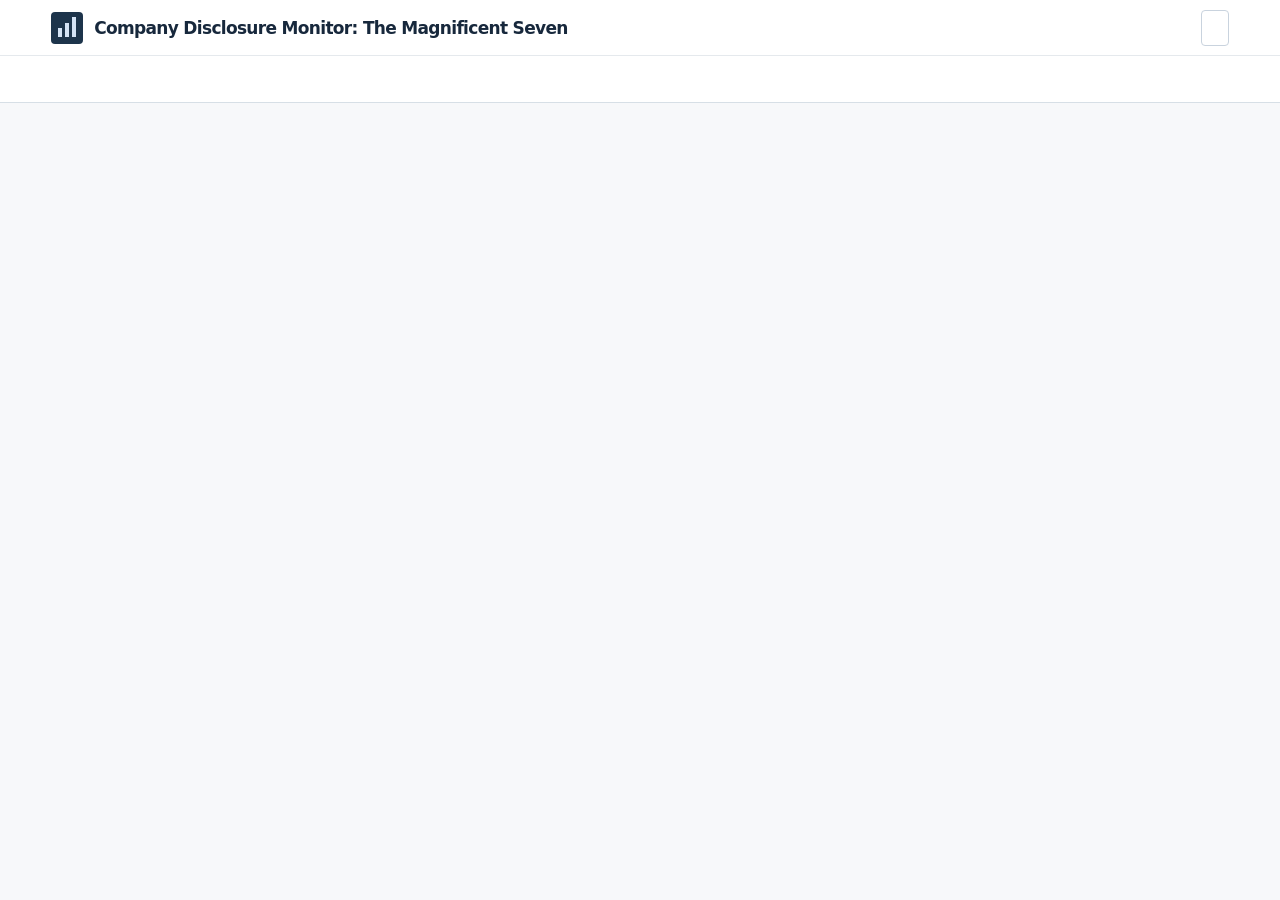
<file: pages/index.template.html>
<!doctype html>
<html lang="en"><head><meta charset="utf-8"><meta name="viewport" content="width=device-width,initial-scale=1">
<meta name="theme-color" content="#102b26"><title>Company Disclosure Monitor: The Magnificent Seven</title>
<meta name="description" content="Explore quarterly growth, profitability and cash flow for the Magnificent Seven. Trace the figures to SEC filings.">
<style>
:root{--ink:#172e29;--muted:#536760;--forest:#102e29;--line:#d5dcd3;--leaf:#c6ee72;--paper:#f6f7f2;--mono:'IBM Plex Mono',Consolas,monospace;font:16px/1.5 'Inter','Segoe UI',system-ui,sans-serif;color:var(--ink);background:var(--paper);font-variant-numeric:tabular-nums}
*{box-sizing:border-box}body{margin:0}button,a,input,select{font:inherit}button,select{cursor:pointer}a{color:inherit;text-underline-offset:.2em}button{color:inherit}
:focus-visible{outline:3px solid #007777;outline-offset:3px}.hero :focus-visible{outline-color:#fff}h1,h2,h3,p{margin:0}h1,h2,h3{line-height:1.12}a,button{touch-action:manipulation}
.wrap{max-width:1320px;margin:auto;padding-inline:clamp(18px,4vw,66px)}header{background:#fafbf7;border-bottom:1px solid var(--line)}header .wrap{min-height:65px;display:flex;align-items:center;justify-content:space-between;gap:15px}
.brand{display:inline-flex;gap:11px;align-items:center;line-height:1.18;text-decoration:none;font-weight:720;font-size:17px;letter-spacing:-.04em}.logo{display:flex;align-items:flex-end;gap:3px;padding:7px;background:var(--forest);height:32px;border-radius:4px}.logo i{width:4px;background:var(--leaf);height:9px}.logo i:nth-child(2){height:14px}.logo i:last-child{height:20px}
.lang{padding:5px 10px;border-radius:4px;color:var(--ink);border:1px solid #abbaaf;background:transparent;font-size:13px;font-weight:650}
.hero{color:#f6f8ef;background:var(--forest);border-bottom:4px solid var(--leaf)}.herogrid{display:grid;grid-template-columns:1.13fr 1fr;align-items:center;gap:clamp(32px,6vw,85px);padding-block:38px 34px}
.eyebrow,.kicker,.meta{font:600 12px/1.45 var(--mono);letter-spacing:.085em;text-transform:uppercase}.eyebrow{color:#c1d7c8;margin-bottom:16px}.hero h1{font-size:clamp(38px,4.6vw,68px);letter-spacing:-.055em;font-weight:620}html[lang=ja] .hero h1{font-size:clamp(32px,3.7vw,52px);word-break:keep-all}.hero .summary{max-width:52ch;color:#d4e0d8;margin:14px 0 18px;font-size:15px}
.period,.chart-meta{font:12px var(--mono);color:#bed0c5}.herochart{border:1px solid #446056;padding:19px 22px 13px;border-radius:7px;background:#16382f;min-width:0}.charttop{display:flex;align-items:center;justify-content:space-between;gap:10px}.charttop strong{font-size:14px}.chart-meta{font-size:11px}
.plot-tools{display:flex;gap:4px;margin:12px 0 8px;flex-wrap:wrap}
.plot-tools button{border-radius:4px;padding:6px 10px;font-size:13px;border:1px solid #527063;color:#e5efe6;background:transparent}
.plot-tools button[aria-pressed=true]{background:var(--leaf);border-color:var(--leaf);color:#17382f;font-weight:650}
.plot{display:grid;grid-template-columns:2.2em minmax(0,1fr);column-gap:6px;padding-top:12px}
.scale{height:128px;position:relative;color:#c0d0c6;font:11px var(--mono);text-align:right}
.scale span{position:absolute;right:0;transform:translateY(50%)}
.bars{height:128px;display:grid;grid-template-columns:repeat(8,minmax(0,1fr));border-bottom:1px solid #809488;background:repeating-linear-gradient(to top,transparent 0 calc(33.333% - 1px),#3e584d calc(33.333% - 1px) 33.333%)}
.plot-col{position:relative;display:flex;align-items:flex-end;justify-content:center;min-width:0;border:0;padding:0;background:transparent}
.plot-col i{width:60%;min-width:7px;background:#85ae97;border-radius:2px 2px 0 0}
.plot-col:hover i,.plot-col:focus-visible i{background:#aad9ad}
.plot-col[aria-pressed=true] i{background:var(--leaf);outline:1px solid #e1f6b5;outline-offset:-1px}
.periods{grid-column:2;display:grid;grid-template-columns:repeat(8,minmax(0,1fr));margin-top:5px;text-align:center;color:#d5e3d7;font:10px/1.45 var(--mono)}
.periods small{display:block;font-size:9px;color:#b3c9ba}
.plot-detail{margin-top:12px;padding-top:10px;border-top:1px solid #425c4f;display:flex;flex-wrap:wrap;justify-content:space-between;align-items:baseline;gap:6px 12px;font:13px/1.45 var(--mono)}

.stats{display:grid;grid-template-columns:repeat(4,1fr);border-bottom:1px solid var(--line);padding-block:21px}.stat{border-left:1px solid var(--line);padding-left:clamp(12px,2vw,30px)}.stat:first-child{border:0;padding-left:0}.stat strong{font-size:clamp(25px,2.8vw,39px);letter-spacing:-.06em;line-height:1.1;display:block}.stat span{display:block;color:var(--muted);font-size:13px;margin-top:5px}
.work{display:grid;grid-template-columns:minmax(0,1.55fr) minmax(305px,1fr);gap:26px;padding-block:30px 40px;align-items:start}.card{background:#fff;border:1px solid var(--line);border-radius:8px;min-width:0;overflow:hidden}.pad{padding:22px}.heading{display:flex;justify-content:space-between;align-items:center;gap:14px}h2{font-size:clamp(21px,2vw,29px);letter-spacing:-.045em}.sub{margin-top:8px;color:var(--muted);font-size:14px}.download{border:0;background:var(--ink);color:white;border-radius:5px;padding:9px 13px;font-weight:650;font-size:13px;white-space:nowrap}
table{border-collapse:collapse;width:100%;font-size:14px}th,td{padding:12px 14px;text-align:right;white-space:nowrap}th:first-child,td:first-child{text-align:left}thead{background:#eff2eb;color:#48594f;font-size:12px}tbody tr{border-top:1px solid #e5e9e1}.ledger tbody tr.active{background:#f2f8e7;box-shadow:inset 3px 0 #5f8e35}.ledger tbody tr[data-i]{cursor:pointer}.ledger tbody tr[data-i]:hover,.ledger tbody tr:focus-within{background:var(--tint)}.pick{border:0;padding:6px 2px;color:inherit;background:transparent;font-weight:650;text-decoration:none}.ledger td{font-family:var(--mono);font-size:13px}.pill{display:inline-block;border-radius:4px;background:#e8f3ec;color:#24583f;font:600 12px/1.3 system-ui;padding:4px 7px}.pill.round{background:#fcf1d8;color:#735016}.ledger{overflow:auto}
.focus{border-top:3px solid #829a56}.focus .kicker{color:#546547;margin-bottom:8px}.focus .meta{letter-spacing:0;color:var(--muted);font-weight:400;margin-top:8px}.tabs{display:flex;border-bottom:1px solid var(--line);gap:16px;margin:17px 0}.tabs button{border:0;background:transparent;border-bottom:2px solid transparent;padding:8px 0;font-size:14px;font-weight:650;color:var(--muted)}.tabs button[aria-pressed=true]{color:var(--ink);border-bottom-color:#517140}
.fact{margin:11px 0;padding-bottom:11px;border-bottom:1px solid #e0e5dc}.fact span{font-size:13px;color:var(--muted);display:block}.fact strong{font:600 22px/1.6 var(--mono)}.fact small{font:13px var(--mono);color:var(--muted)}.rule{margin:11px 0;font-size:14px}.reference{font-size:13px;margin:12px 0 5px;color:var(--muted)}.links{display:flex;gap:15px;flex-wrap:wrap;font-size:14px;font-weight:650}.review{font-size:13px;margin-top:14px;color:var(--muted)}.method{padding-bottom:36px}.method details{border-block:1px solid var(--line);padding:15px 0}.method summary{cursor:pointer;font-weight:650}.method p{max-width:85ch;margin-top:10px;color:var(--muted)}.skip{position:absolute;left:-9999px}.skip:focus{left:1em;top:1em;background:white;padding:.5em;z-index:3}
@media(max-width:900px){.work{grid-template-columns:1fr  minmax(265px,.8fr);gap:14px}.pad{padding:15px}th,td{padding:10px 7px}.herogrid{gap:25px}}
@media(max-width:730px){.herogrid,.work{grid-template-columns:1fr}.herogrid{padding-block:25px;gap:18px}.hero h1{font-size:41px}.hero .summary{margin:10px 0}.bars,.scale{height:102px}.herochart{padding:13px 16px}.work{padding-block:20px;gap:14px}.stats{grid-template-columns:repeat(2,1fr);gap:16px}.stat:nth-child(3){border:0;padding-left:0}.heading{flex-wrap:wrap}.ledger{scrollbar-width:thin}.ledger th,.ledger td{padding:11px 7px}.brand{font-size:15px}.focus{scroll-margin-top:10px}.wrap{padding-inline:16px}}
@media print{header,.download,.skip,.lang,.method{display:none}.work{grid-template-columns:1fr}.hero{background:white;color:black}.herochart{display:none}}

.pill.bad{color:#822d21;background:#fbece7}.plot-col i{max-width:54px}

/* Shared issuer palette. Status colors are independent of the selected company. */
:root{--forest:#172b41;--leaf:#c4d9f4;--surface:#21374e;--series:#7792ae;--accent:#365d84;--tint:#edf2f8;--ink:#17283c;--muted:#526478;--line:#d7dfe6;--paper:#f7f8fa}
[data-issuer=AAPL]{--forest:#292b30;--leaf:#dfe1e5;--surface:#393b41;--series:#a2a4aa;--accent:#43454c;--tint:#f0f1f2}
[data-issuer=MSFT]{--forest:#063d3b;--leaf:#63dbc6;--surface:#10514c;--series:#47ae9e;--accent:#006b61;--tint:#e0f5f0}
[data-issuer=GOOGL]{--forest:#3b2256;--leaf:#dcc0ff;--surface:#4c3069;--series:#b08acb;--accent:#73449b;--tint:#f3eafa}
[data-issuer=AMZN]{--forest:#4f310a;--leaf:#ffc65c;--surface:#634018;--series:#d9a34f;--accent:#875309;--tint:#fff2d8}
[data-issuer=NVDA]{--forest:#293c0d;--leaf:#b4e54b;--surface:#374d17;--series:#8cb54f;--accent:#526d15;--tint:#f0f6df}
[data-issuer=META]{--forest:#132d62;--leaf:#a1c6ff;--surface:#1b407d;--series:#6696e5;--accent:#205bc1;--tint:#e8f0ff}
[data-issuer=TSLA]{--forest:#511c25;--leaf:#ffaaaa;--surface:#65252d;--series:#d47780;--accent:#af2437;--tint:#fcebed}
[hidden]{display:none!important}
body{background:var(--paper)}
header{background:#fff}
header .masthead{min-height:3.45rem;flex-wrap:wrap;gap:.35rem .8rem;padding-block:.45rem}
.mast-actions{display:flex;align-items:center;gap:.85rem;margin-left:auto}.mast-actions a{font-size:.87rem;color:var(--muted);text-underline-offset:.2em}
.nav-band{border-top:1px solid #e5e9ed}
header .issuer-nav{display:flex;min-height:0;align-items:stretch;justify-content:flex-start;gap:.12rem .28rem;flex-wrap:wrap;padding-block:.25rem}
.issuer-nav a{display:inline-flex;align-items:center;min-height:38px;padding:.25rem .72rem;white-space:nowrap;font-size:.91rem;font-weight:540;color:#33465b;text-decoration:none;border-radius:4px}
.issuer-nav a:hover{background:#edf2f6;text-decoration:underline;text-underline-offset:3px}
.issuer-nav a[aria-current=page]{color:var(--accent);background:var(--tint);box-shadow:inset 0 -2px var(--accent);font-weight:700}
@media(max-width:650px){header .issuer-nav{gap:.08rem .18rem;padding-block:.3rem}.issuer-nav a{padding:.25rem .55rem;min-height:36px}.mast-actions{gap:.45rem}}
@media(max-width:380px){header .masthead .brand{font-size:.95rem;gap:.4rem}.masthead .lang{padding-inline:.6rem}.issuer-nav a{font-size:.86rem}}
.logo{background:#1d344b}.logo i{background:#d4e3f5}.lang{min-height:36px;padding:.35rem .8rem;color:#293e58;border-color:#c9d3de}
.issuer-nav [aria-current=page],.ledger tbody tr.active{background:var(--tint);color:var(--ink)}
.ledger tbody tr.active{box-shadow:inset 3px 0 var(--accent)}
.focus{border-color:var(--accent)}.focus .kicker{color:var(--accent)}.tabs button[aria-pressed=true]{border-color:var(--accent)}
.herochart{background:var(--surface);border-color:#ffffff38}.eyebrow,.chart-meta,.period,.periods,.periods small,.scale,.hero .summary{color:#e3e9ed}
.plot-col i{background:var(--series)}.plot-col:hover i,.plot-col:focus-visible i{background:var(--leaf)}
.plot-col[aria-pressed=true] i{outline:none}.plot-tools button{color:#fff;border-color:#ffffff55}.plot-tools button[aria-pressed=true]{color:#1b2632}
.plot-detail{border-color:#ffffff36}.bars{border-color:#ffffff69;background:repeating-linear-gradient(to top,transparent 0 calc(33.333% - 1px),#ffffff26 calc(33.333% - 1px) 33.333%)}
:focus-visible{outline-color:#147892}.brand:focus-visible,.lang:focus-visible{outline-offset:3px}
.overview-hero{background:var(--forest);color:white;border-bottom:4px solid var(--leaf)}
.overview-grid{display:grid;grid-template-columns:minmax(0,1.1fr) minmax(315px,.9fr);align-items:center;gap:clamp(28px,6vw,85px);padding-block:clamp(32px,4vw,62px)}
.market-label,.snapshot-date,.result-count,.date-cell,.ticker,.period-code,.spark-single,.legend b{font-family:'IBM Plex Mono',Consolas,monospace;font-variant-numeric:tabular-nums}
.market-label{color:var(--leaf);letter-spacing:.12em;font-weight:650;font-size:.86rem}.overview-hero h1{margin:.65rem 0 1rem;font-size:clamp(2.2rem,4.8vw,4.5rem);letter-spacing:-.055em;font-weight:630;line-height:1.08;text-wrap:balance}
#homeIntro{color:#e0e8ef;line-height:1.65;max-width:37em}.snapshot-date{color:#d0dbe5;font-size:.88rem;margin-top:1.1rem}
.summary-box{padding:1.3rem 1.5rem;background:var(--surface);border:1px solid #ffffff36;border-radius:9px}
.summary-box h2{font-size:1rem;letter-spacing:0;font-weight:550;color:#e7edf5}
.summary-total{display:flex;align-items:baseline;gap:.65rem;margin:.1rem 0 .7rem;font-variant-numeric:tabular-nums}.summary-total strong{font-size:2.9rem;line-height:1.2;font-weight:620;letter-spacing:-.05em}.summary-total span{font-size:.9rem;color:#dce4ec}
.distribution{display:flex;height:9px;gap:2px;border-radius:3px;overflow:hidden}
.legend{display:grid;grid-template-columns:1fr 1fr;gap:.15rem .9rem;margin-top:.78rem}
.legend button{padding:.3rem .1rem;display:flex;align-items:center;gap:.48rem;border:0;background:transparent;text-align:left;color:#f7f9fc;font-size:.88rem}
.legend button:hover{text-decoration:underline}.legend b{margin-left:auto}.legend i{width:.63rem;height:.63rem;border-radius:2px;flex:none}
[data-kind=match]{--badge-bg:#e5f3ed;--badge-ink:#245c46;--segment:#83cfb4}
[data-kind=absent]{--badge-bg:#eef1f5;--badge-ink:#46576e;--segment:#adc4e0}
[data-kind=wait]{--badge-bg:#fff0d4;--badge-ink:#805004;--segment:#edbd62}
[data-kind=amend]{--badge-bg:#f1e8f7;--badge-ink:#734389;--segment:#c3a2da}
[data-kind=issue]{--badge-bg:#fbe7e1;--badge-ink:#963e31;--segment:#ed998b}
.legend i,.distribution span{background:var(--segment)}
.filings{padding-block:2.4rem 2.75rem}.feed-head,.tools,.selects,.modes,.public-foot{display:flex;align-items:center;gap:1rem}.feed-head,.tools,.public-foot{justify-content:space-between}.feed-head{align-items:flex-start}
.feed-head h2{font-size:clamp(1.6rem,2.8vw,2.35rem);letter-spacing:-.045em}.feed-head p,.public-foot,.result-count{color:var(--muted);font-size:.9rem}.feed-head p{margin-top:.5rem}
.export,.tools select{background:white;color:var(--ink);border:1px solid #c3ced8;border-radius:5px;min-height:38px;font-size:.91rem}.export{font-weight:650;padding:.55rem .95rem;white-space:nowrap}.export:hover,.tools select:hover{border-color:#647b94}
.tools{margin:1.35rem 0 .8rem;flex-wrap:wrap;gap:.85rem}.modes{gap:0;border:1px solid #c3ced8;border-radius:5px;padding:3px;background:#edf1f4}
.modes button{padding:.42rem .85rem;border:0;background:transparent;border-radius:3px;font-weight:600;font-size:.9rem}.modes button[aria-pressed=true]{background:white;box-shadow:0 1px 4px #172c4424;color:var(--accent)}
.selects label{display:flex;align-items:center;gap:.5rem;font-size:.87rem;color:var(--muted)}.tools select{appearance:none;padding:.42rem 1.9rem .42rem .65rem;background-image:linear-gradient(45deg,transparent 50%,#546577 50%),linear-gradient(135deg,#546577 50%,transparent 50%);background-position:calc(100% - 14px) 50%,calc(100% - 10px) 50%;background-size:4px 4px;background-repeat:no-repeat}
.result-count{margin:.75rem 0;font-size:.85rem}.feed-table{background:white;border:1px solid var(--line);border-radius:8px;overflow:hidden}
.feed-table table{table-layout:auto;font-size:.95rem}.feed-table th,.feed-table td{padding:.77rem 1.05rem;text-align:left}
.feed-table th{background:#edf1f5;color:#425268;font-size:.83rem;font-weight:620}
.feed-table tbody tr{border-color:#e0e6ec}.feed-table tbody tr:hover{background:#f6f8fb}
.company-link{display:inline-block;min-width:6.4ch;padding:.25rem .55rem;border-left:3px solid var(--accent);border-radius:3px;background:var(--tint);color:var(--forest);font:600 .9rem/1.45 var(--mono);text-align:center;text-decoration:none}
.company-link:hover,.quarter-link:hover{text-decoration:underline}
.date-cell,.period-code{font-size:.86rem}.quarter-link{color:var(--ink);text-underline-offset:3px}.spark-single{display:inline-flex;align-items:end;gap:3px;height:24px;min-width:57px}
.spark-single i{width:5px;background:var(--series);border-radius:1px 1px 0 0}.spark-single i:last-child{background:var(--accent)}
.statusgroup{display:flex;align-items:center;gap:.35rem;flex-wrap:wrap}.machine-badge{display:inline-block;background:var(--badge-bg);color:var(--badge-ink);font-size:.84rem;padding:.25rem .57rem;border-radius:4px;font-weight:610}
.review-badge{display:inline-flex;align-items:center;gap:.4em;padding:.22em .6em;border:1px solid #d4dce2;border-radius:4px;background:#f0f3f5;color:#394653;font:600 .85rem/1.4 system-ui;vertical-align:middle;white-space:nowrap}
.review-badge[data-review=pending]{background:#fff4de;color:#74490e;border-color:#e7d2a7}
.review-badge[data-review=reviewed]{background:#e6f3e9;color:#205837;border-color:#b9d7c1}
.review-badge[data-review=pending]::before{content:"";width:.6em;height:.6em;border:1.5px solid currentColor;border-radius:50%}
.review-badge[data-review=reviewed]::before{content:"";width:.65em;height:.34em;border:solid currentColor;border-width:0 0 2px 2px;transform:translateY(-.1em) rotate(-45deg)}
a.review-badge{text-decoration:underline;text-underline-offset:.15em}
.review-col{font-size:.86rem;color:#4e6073}.public-foot{margin-block:0 1.8rem;padding-top:1rem;border-top:1px solid var(--line);font-size:.85rem;flex-wrap:wrap}.public-foot a{font-weight:600}
#emptyResult{padding:1.1rem;background:white;border-bottom:1px solid var(--line)}
@media(max-width:820px){.overview-grid{grid-template-columns:minmax(0,1fr) minmax(280px,.9fr);gap:1.3rem}.feed-table th,.feed-table td{padding:.65rem}.spark-cell{display:none}.selects{gap:.6rem}}
@media(max-width:650px){.overview-grid{grid-template-columns:1fr;gap:1.3rem}.overview-hero h1{font-size:2.55rem}.summary-box{padding:1rem}.summary-total strong{font-size:2.3rem}.feed-head,.tools{align-items:flex-start}.feed-head{flex-wrap:wrap}.filings{padding-top:1.6rem}.selects{width:100%;flex-wrap:wrap}.selects label{font-size:.83rem}.tools select{max-width:13rem}.feed-table table,.feed-table tbody{display:block}.feed-table thead{display:none}.feed-table tbody tr{display:grid;grid-template-columns:minmax(0,1fr) auto;align-items:center;gap:.45rem .5rem;padding:.9rem}.feed-table td{display:block;padding:0;white-space:normal}.feed-table .spark-cell{display:none}.identity-cell{grid-column:1}.date-cell{grid-column:2;grid-row:1;text-align:right!important}.period-code{grid-column:1;grid-row:2}.status-cell{grid-column:2;grid-row:2}.statusgroup{justify-content:flex-end}.review-col{grid-column:1/-1}.review-col::before{content:attr(data-label) ' · '}.public-foot{align-items:flex-start}}
.register-bar{background:white;border-bottom:1px solid var(--line)}#registerNav{display:flex;flex-wrap:wrap;gap:0 1.45rem}#registerNav a{padding:.95rem 0 .75rem;text-decoration:none;color:var(--muted);font-weight:650;border-bottom:3px solid transparent}#registerNav [aria-current]{color:var(--accent);border-color:var(--accent)}.narr-banner{background:var(--forest);color:white;padding:2.1rem 0}.narr-banner h1{font-size:clamp(1.7rem,4vw,3rem);margin:0 0 .5rem;color:white}.narr-banner p{color:var(--leaf);margin:0}.narr-body{padding-block:1.55rem 2.5rem}.narr-body label{display:grid;gap:.4rem;font-weight:600}.narr-body select{max-width:100%;width:36rem;min-height:43px;padding:.4rem;font:inherit;border:1px solid var(--line);background:white;border-radius:5px}.narr-doc{background:white;border:1px solid var(--line);border-radius:8px;padding:clamp(1rem,3vw,2rem);margin-top:1rem;overflow-wrap:anywhere}.narr-doc h2{font-size:clamp(1.3rem,3vw,2rem);margin:.3rem 0}.narr-meta,.narr-empty{color:var(--muted)}.narr-section{border-top:1px solid var(--line);margin-top:1.25rem;padding-top:1.2rem}.narr-section h3,.narr-event h4{margin:0 0 .5rem}.narr-event{margin:.8rem 0 1.2rem}.narr-event h4{font-size:1.12rem}.narr-event dl{display:grid;grid-template-columns:minmax(6.5rem,10rem) 1fr;margin:0}.narr-event dt,.narr-event dd{border-bottom:1px solid var(--line);margin:0;padding:.4rem}.narr-event dt{font-size:.88rem;color:var(--muted)}.narr-event dd a{font-size:.85rem;color:var(--accent);white-space:nowrap}.source-paragraphs{background:var(--tint);padding:.65rem .85rem;border-radius:5px}.source-paragraphs summary{font-weight:620;cursor:pointer}.source-paragraphs p:target{border-left:3px solid var(--accent);padding-left:.6rem}
@media(max-width:500px){.narr-event dl{grid-template-columns:1fr}.narr-event dt{border:0;padding-bottom:0}.narr-event dd{padding-top:.12rem}}
.narr-banner #narrIntro{color:#fff;line-height:1.6}.narr-banner #narrCount{margin-top:.65rem;font-size:.91rem}
/* @include financials.css */
</style></head><body>
<a href="#register" class="skip" id="skip"></a>
<header class="site-header">
  <div class="wrap masthead">
    <a class="brand" href="#overview"><span class="logo" aria-hidden="true"><i></i><i></i><i></i></span>Company Disclosure Monitor: The Magnificent Seven</a>
    <div class="mast-actions"><button type="button" class="lang" id="lang"></button></div>
  </div>
  <div class="nav-band"><nav class="wrap issuer-nav" id="issuerNav" aria-label="Company navigation"><a id="back"></a></nav></div>
</header>
<main id="overview" hidden>
  <section class="overview-hero"><div class="wrap overview-grid">
    <div><p class="market-label" id="marketLabel"></p><h1 id="homeTitle"></h1><p id="homeIntro"></p><p class="snapshot-date" id="snapshotDate"></p></div>
    <section class="summary-box" aria-labelledby="summaryTitle">
      <h2 id="summaryTitle"></h2><div class="summary-total"><strong id="exactCount"></strong><span id="totalCount"></span></div>
      <div class="distribution" id="distribution" aria-hidden="true"></div><div id="legend" class="legend"></div>
    </section>
  </div></section>
  <section class="wrap filings" aria-labelledby="feedTitle" id="filings">
    <div class="feed-head"><div><h2 id="feedTitle"></h2><p id="feedDescription"></p></div><button class="export" type="button" id="homeDownload"></button></div>
    <div class="tools"><div class="modes" id="modes"></div><div class="selects">
      <label><span id="companyLabel"></span><select id="companyFilter"></select></label>
      <label><span id="statusLabel"></span><select id="statusFilter"></select></label>
    </div></div>
    <p id="resultCount" aria-live="polite" class="result-count"></p>
    <div class="feed-table"><table><thead id="feedHeader"></thead><tbody id="feedRows"></tbody></table></div>
    <p id="emptyResult" hidden></p>
  </section>
  <footer class="wrap public-foot"><span id="publicScope"></span><a id="edgar" href="https://www.sec.gov/edgar/search/">SEC EDGAR</a></footer>
</main>

<div id="registerBar" class="register-bar" hidden><nav id="registerNav" class="wrap"></nav></div>
<main id="narrative" hidden><section class="narr-banner"><div class="wrap"><h1 id="narrName"></h1><p id="narrIntro"></p><p id="narrCount"></p></div></section>
<section class="wrap narr-body"><label><span id="narrLabel"></span><select id="narrSelect"></select></label><article id="narrDetail" class="narr-doc"></article></section></main>
<script type="application/json" id="narrative-filings">{"AAPL":{"0001140361-26-042798":{"date":"2026-11-09","form":"8-K","url":"https://www.sec.gov/Archives/edgar/data/320193/000114036126042798/ef20085077_8k.htm","items":["8.01","9.01"],"sections":{}},"0000320193-26-000024":{"date":"2026-11-02","form":"8-K","url":"https://www.sec.gov/Archives/edgar/data/320193/000032019326000024/aapl-20261102.htm","items":["2.02","9.01"],"sections":{}},"0001140361-26-035325":{"date":"2026-09-01","form":"8-K/A","url":"https://www.sec.gov/Archives/edgar/data/320193/000114036126035325/ef20081427_8ka.htm","items":["5.02"],"sections":{}}},"MSFT":{"0001193125-26-448357":{"date":"2026-11-05","form":"8-K","url":"https://www.sec.gov/Archives/edgar/data/789019/000119312526448357/d177209d8k.htm","items":["5.02"],"sections":{}},"0001193125-26-447173":{"date":"2026-11-04","form":"8-K","url":"https://www.sec.gov/Archives/edgar/data/789019/000119312526447173/d178557d8k.htm","items":["8.01","9.01"],"sections":{}},"0001193125-26-436149":{"date":"2026-10-28","form":"8-K","url":"https://www.sec.gov/Archives/edgar/data/789019/000119312526436149/msft-20261028.htm","items":["8.01","9.01"],"sections":{}},"0001193125-26-436122":{"date":"2026-10-28","form":"8-K","url":"https://www.sec.gov/Archives/edgar/data/789019/000119312526436122/msft-20261028.htm","items":["2.02","9.01"],"sections":{}},"0001193125-26-380280":{"date":"2026-09-02","form":"8-K","url":"https://www.sec.gov/Archives/edgar/data/789019/000119312526380280/d291965d8k.htm","items":["7.01","9.01"],"sections":{}}},"GOOGL":{"0001193125-26-449835":{"date":"2026-11-05","form":"8-K","url":"https://www.sec.gov/Archives/edgar/data/1652044/000119312526449835/d174184d8k.htm","items":["8.01","9.01"],"sections":{}},"0001652044-26-000080":{"date":"2026-10-28","form":"8-K","url":"https://www.sec.gov/Archives/edgar/data/1652044/000165204426000080/goog-20261028.htm","items":["2.02","9.01"],"sections":{}}},"AMZN":{"0001018724-26-000038":{"date":"2026-10-29","form":"8-K","url":"https://www.sec.gov/Archives/edgar/data/1018724/000101872426000038/amzn-20261029.htm","items":["2.02","9.01"],"sections":{}},"0001104659-26-107526":{"date":"2026-09-14","form":"8-K","url":"https://www.sec.gov/Archives/edgar/data/1018724/000110465926107526/tm2624614d5_8k.htm","items":["8.01","9.01"],"sections":{}},"0001018724-26-000036":{"date":"2026-09-09","form":"8-K","url":"https://www.sec.gov/Archives/edgar/data/1018724/000101872426000036/amzn-20260908.htm","items":["5.02"],"sections":{}}},"NVDA":{"0001045810-26-000088":{"date":"2026-11-17","form":"8-K","url":"https://www.sec.gov/Archives/edgar/data/1045810/000104581026000088/nvda-20261117.htm","items":["2.02","9.01"],"sections":{}},"0001045810-26-000082":{"date":"2026-11-12","form":"8-K","url":"https://www.sec.gov/Archives/edgar/data/1045810/000104581026000082/nvda-20261111.htm","items":["5.02","9.01"],"sections":{}},"0001045810-26-000078":{"date":"2026-09-03","form":"8-K","url":"https://www.sec.gov/Archives/edgar/data/1045810/000104581026000078/nvda-20260902.htm","items":["8.01"],"sections":{"section-01":{"id":"section-01","item":"8.01","state":"pending","count":1,"model":"nvidia-qwen38-27b:16k","sourceHash":"0ea586510cc2e4b817a29091e1a0c35beaf64844d98e84f199f00b15d9f35df7","sectionHash":"83810dd041a2019a273688f5d9d1b9210433aad3d77c83d18b5b88702458cab7"}}},"0001045810-26-000073":{"date":"2026-08-26","form":"8-K","url":"https://www.sec.gov/Archives/edgar/data/1045810/000104581026000073/nvda-20260826.htm","items":["2.02","9.01"],"sections":{}},"0001045810-26-000028":{"date":"2026-05-08","form":"8-K","url":"https://www.sec.gov/Archives/edgar/data/1045810/000104581026000028/nvda-20260507.htm","items":["5.02"],"sections":{"section-01":{"id":"section-01","item":"5.02","state":"pending","count":1,"model":"nvidia-qwen38-27b:16k","sourceHash":"87dd325ef6f0977f11e5aadd6e6f6732d957333b03bdb7fa792b922df4e52419","sectionHash":"1514eceef8aee00298bdc99011196d79ba41e005296f44dc9e83ea4e0299ea64"}}},"0001045810-26-000026":{"date":"2026-04-27","form":"8-K","url":"https://www.sec.gov/Archives/edgar/data/1045810/000104581026000026/nvda-20260424.htm","items":["5.02"],"sections":{"section-01":{"id":"section-01","item":"5.02","state":"pending","count":2,"model":"nvidia-qwen38-27b:16k","sourceHash":"42a5d9b50b58468d22da14757d9108373a2a97ab052082ffdaac48528fece78f","sectionHash":"00b25cae209e60cbd2724528e4cff492d1563fb517781be6ec21710d8bab53b1"}}},"0001045810-26-000069":{"date":"2026-08-17","form":"8-K","url":"https://www.sec.gov/Archives/edgar/data/1045810/000104581026000069/nvda-20260817.htm","items":["1.01","2.03","7.01"],"sections":{}},"0001045810-26-000060":{"date":"2026-07-02","form":"8-K","url":"https://www.sec.gov/Archives/edgar/data/1045810/000104581026000060/nvda-20260628.htm","items":["5.02"],"sections":{}},"0001045810-26-000056":{"date":"2026-06-30","form":"8-K","url":"https://www.sec.gov/Archives/edgar/data/1045810/000104581026000056/nvda-20260624.htm","items":["5.07"],"sections":{}},"0001193125-26-275783":{"date":"2026-06-18","form":"8-K","url":"https://www.sec.gov/Archives/edgar/data/1045810/000119312526275783/d48176d8k.htm","items":["8.01","9.01"],"sections":{}},"0001045810-26-000051":{"date":"2026-05-20","form":"8-K","url":"https://www.sec.gov/Archives/edgar/data/1045810/000104581026000051/nvda-20260520.htm","items":["2.02","9.01"],"sections":{}}},"META":{"0001193125-26-458525":{"date":"2026-11-12","form":"8-K","url":"https://www.sec.gov/Archives/edgar/data/1326801/000119312526458525/d177728d8k.htm","items":["8.01","9.01"],"sections":{}},"0001193125-26-450074":{"date":"2026-11-05","form":"8-K","url":"https://www.sec.gov/Archives/edgar/data/1326801/000119312526450074/d166273d8k.htm","items":["8.01","9.01"],"sections":{}},"0001193125-26-438017":{"date":"2026-10-29","form":"8-K","url":"https://www.sec.gov/Archives/edgar/data/1326801/000119312526438017/d183592d8k.htm","items":["1.01","3.03","5.03","9.01"],"sections":{}},"0001628280-26-066700":{"date":"2026-10-21","form":"8-K","url":"https://www.sec.gov/Archives/edgar/data/1326801/000162828026066700/meta-20261019.htm","items":["1.01","2.02","8.01","9.01"],"sections":{}}},"TSLA":{"0001628280-26-066738":{"date":"2026-10-21","form":"8-K","url":"https://www.sec.gov/Archives/edgar/data/1318605/000162828026066738/tsla-20261021.htm","items":["2.02","9.01"],"sections":{}},"0001628280-26-064366":{"date":"2026-10-02","form":"8-K","url":"https://www.sec.gov/Archives/edgar/data/1318605/000162828026064366/tsla-20261002.htm","items":["2.02","9.01"],"sections":{}},"0001628280-26-063820":{"date":"2026-09-29","form":"8-K","url":"https://www.sec.gov/Archives/edgar/data/1318605/000162828026063820/tsla-20260929.htm","items":["1.01","1.02","2.03","9.01"],"sections":{}}}}</script>
<main id="top" hidden><section class="hero"><div class="wrap herogrid"><div><p class="eyebrow" id="eyebrow"></p><h1 id="title"></h1><p class="summary" id="summary"></p><p class="period" id="period"></p></div><figure class="herochart" style="margin:0"><figcaption class="charttop"><strong id="chartTitle"></strong><span class="chart-meta" id="axisUnit"></span></figcaption><div class="plot-tools" id="plotTools" role="group"></div><div class="plot"><div id="scale" class="scale" aria-hidden="true"></div><div class="bars" id="bars" role="group"></div><div id="periods" class="periods" aria-hidden="true"></div></div><div class="plot-detail"><output id="plotValue"></output></div></figure></div></section>
<section class="wrap"><div class="stats" id="stats"></div></section>
<div class="wrap work"><section class="card" id="register"><div class="pad"><div class="heading"><h2 id="ledgerTitle"></h2><div class="ledger-downloads"><a class="download" id="excelDownload" download hidden></a><button type="button" class="download" id="download"></button></div></div><p class="sub" id="ledgerSub"></p><div id="ledgerViews"></div><p id="ledgerUnits"></p></div><div class="ledger"><table><thead id="head"></thead><tbody id="rows"></tbody></table></div></section>
<section class="card pad focus" id="focus" tabindex="-1"><div class="kicker" id="evidence"></div><h2 id="selected"></h2><p class="meta" id="accession"></p><div class="tabs" id="tabs"></div><div id="reading" aria-live="polite"></div></section></div>
<section class="wrap method"><details><summary id="methodTitle"></summary><p id="method"></p></details></section></main>
<script type="application/json" id="extraction-states">@@EXTRACTION_STATES@@</script>
<script type="application/json" id="issuer-asof">@@AS_OF@@</script>
<script type="application/json" id="workflow-history">@@HISTORY@@</script>
<script type="application/json" id="msft-record">{"period": "FY2027Q1", "accession": "0001193125-26-436122", "filing": "https://www.sec.gov/Archives/edgar/data/789019/000119312526436122/msft-20261028.htm", "url": "https://www.sec.gov/Archives/edgar/data/789019/000119312526436122/msft-ex99_1.htm", "sha": "913edaadd93a01d9c0aa2b6fba936040b157951ba33579e7249390bc91e99b63", "quarterly": "https://www.sec.gov/Archives/edgar/data/789019/000119312526436133/msft-20260930.htm", "quarterlyAccession": "0001193125-26-436133", "quarterlySha": "b0a6acbf5de340588e12f990b56ece4e5d67de2922bf5aa9a6ab379c742e92a8", "facts": [{"metric": "Revenue", "value": "92279", "detail": "92279", "unit": "USD millions", "detailUnit": "USD millions", "summaryRow": "Total revenue", "row": "Total revenue", "column": "Three months ended September 30, 2026", "status": "一致", "reason": ""}, {"metric": "Diluted earnings per share", "value": "4.92", "detail": "4.92", "unit": "USD/share", "detailUnit": "USD/share", "summaryRow": "Earnings per share / Diluted", "row": "Earnings per share / Diluted", "column": "Three months ended September 30, 2026", "status": "一致", "reason": ""}]}</script>
<script type="application/json" id="googl-record">{"period": "FY2026Q3", "accession": "0001652044-26-000080", "filing": "https://www.sec.gov/Archives/edgar/data/1652044/000165204426000080/goog-20261028.htm", "url": "https://www.sec.gov/Archives/edgar/data/1652044/000165204426000080/googexhibit991q32026.htm", "sha": "142f91ec04cc02992e8119eaee516c1591a1aadfa7c1fede5ce5a3cf0ffee180", "quarterly": "https://www.sec.gov/Archives/edgar/data/1652044/000165204426000084/goog-20260930.htm", "quarterlyAccession": "0001652044-26-000084", "quarterlySha": "05e101ee90c126065e67822feabb1b40a91fa17cfab83bc1ac0721ff553b9fea", "facts": [{"metric": "Revenue", "value": "127577", "detail": "127577", "unit": "USD millions", "detailUnit": "USD millions", "summaryRow": "Revenues", "row": "Revenues", "column": "Three months ended September 30, 2026", "status": "一致", "reason": ""}, {"metric": "Diluted earnings per share", "value": "2.12", "detail": "2.12", "unit": "USD/share", "detailUnit": "USD/share", "summaryRow": "Diluted net income per common share", "row": "Diluted net income per common share", "column": "Three months ended September 30, 2026", "status": "一致", "reason": ""}]}</script>
<script type="application/json" id="aapl-record">{"period": "FY2026Q3", "accession": "0000320193-26-000018", "filing": "https://www.sec.gov/Archives/edgar/data/320193/000032019326000018/aapl-20260730.htm", "url": "https://www.sec.gov/Archives/edgar/data/320193/000032019326000018/a8-kex991q3202606272026.htm", "sha": "418e50d3e380df70c98af5d79644f6972ec3b526834407a828caf94eb6f1e35c", "quarterly": "https://www.sec.gov/Archives/edgar/data/320193/000032019326000020/aapl-20260627.htm", "quarterlyAccession": "0000320193-26-000020", "quarterlySha": "9afca93bb6e1dd4a20410bb6e708cdf5e9d5cbed3827c55dcde7efb655edf0e4", "facts": [{"metric": "Revenue", "value": "109417", "detail": "109417", "unit": "USD millions", "detailUnit": "USD millions", "summaryRow": "Total net sales", "row": "Total net sales", "column": "Three months ended June 27, 2026", "status": "一致", "reason": ""}, {"metric": "Diluted earnings per share", "value": "2.02", "detail": "2.02", "unit": "USD/share", "detailUnit": "USD/share", "summaryRow": "Earnings per share / Diluted", "row": "Earnings per share / Diluted", "column": "Three months ended June 27, 2026", "status": "一致", "reason": ""}]}</script>
<script type="application/json" id="amzn-record">{"period": "FY2026Q3", "accession": "0001018724-26-000038", "filing": "https://www.sec.gov/Archives/edgar/data/1018724/000101872426000038/amzn-20261029.htm", "url": "https://www.sec.gov/Archives/edgar/data/1018724/000101872426000038/amzn-20260930xex991.htm", "sha": "a824be9fc31a5219e9667c5f80391b3e9365f5f17223c29142d18a7372d9e79a", "quarterly": "https://www.sec.gov/Archives/edgar/data/1018724/000101872426000040/amzn-20260930.htm", "quarterlyAccession": "0001018724-26-000040", "quarterlySha": "f0f2dd95692c8d88d073a9d90b83e806b4d073d047007a8860d30cbb5863f273", "facts": [{"metric": "Revenue", "value": "201944", "detail": "201944", "unit": "USD millions", "detailUnit": "USD millions", "summaryRow": "Total net sales", "row": "Total net sales", "column": "Three months ended September 30, 2026", "status": "一致", "reason": ""}, {"metric": "Diluted earnings per share", "value": "1.89", "detail": "1.89", "unit": "USD/share", "detailUnit": "USD/share", "summaryRow": "Diluted earnings per share", "row": "Diluted earnings per share", "column": "Three months ended September 30, 2026", "status": "一致", "reason": ""}]}</script>
<script type="application/json" id="meta-record">{"period": "FY2026Q3", "accession": "0001628280-26-066700", "filing": "https://www.sec.gov/Archives/edgar/data/1326801/000162828026066700/meta-20261019.htm", "url": "https://www.sec.gov/Archives/edgar/data/1326801/000162828026066700/meta-09302026xexhibit991.htm", "sha": "2ea5ee6ea5f9fb960cae74f5bd421b5e052fdc3a246ade2b534757ccc673801d", "quarterly": "https://www.sec.gov/Archives/edgar/data/1326801/000162828026066773/meta-20260930.htm", "quarterlyAccession": "0001628280-26-066773", "quarterlySha": "0ea75a9311407dc3202c051c3166c7dbc7f4714ee77d599691dcab16b75a916e", "facts": [{"metric": "Revenue", "value": "64601", "detail": "64601", "unit": "USD millions", "detailUnit": "USD millions", "summaryRow": "Revenue", "row": "Revenue", "column": "Three months ended September 30, 2026", "status": "一致", "reason": ""}, {"metric": "Diluted earnings per share", "value": "3.83", "detail": "3.83", "unit": "USD/share", "detailUnit": "USD/share", "summaryRow": "Earnings per share / Diluted", "row": "Earnings per share / Diluted", "column": "Three months ended September 30, 2026", "status": "一致", "reason": ""}]}</script>
<script type="application/json" id="tsla-record">{"period": "FY2026Q3", "accession": "0001628280-26-066738", "filing": "https://www.sec.gov/Archives/edgar/data/1318605/000162828026066738/tsla-20261021.htm", "url": "https://www.sec.gov/Archives/edgar/data/1318605/000162828026066738/exhibit9914.htm", "sha": "16ad073fcfab1bc5804614b9364fff04b3a47866e9435d77d632397697c466b3", "quarterly": "https://www.sec.gov/Archives/edgar/data/1318605/000162828026066775/tsla-20260930.htm", "quarterlyAccession": "0001628280-26-066775", "quarterlySha": "e037800784513ee9661f438d365e3b01b908ed1d892c4ca27ed43a18a678e60f", "facts": [{"metric": "Revenue", "value": "28046", "detail": "28046", "unit": "USD millions", "detailUnit": "USD millions", "summaryRow": "Total revenues", "row": "Total revenues", "column": "Three months ended September 30, 2026", "status": "一致", "reason": ""}, {"metric": "Diluted earnings per share", "value": "0.22", "detail": "0.22", "unit": "USD/share", "detailUnit": "USD/share", "summaryRow": "Net income per share of common stock attributable to common stockholders / Diluted", "row": "Net income per share of common stock attributable to common stockholders / Diluted", "column": "Three months ended September 30, 2026", "status": "一致", "reason": ""}]}</script>
<script>
'use strict';
const nvidiaRecords=[{"period": "FY2025Q4", "accession": "0001045810-25-000021", "url": "https://www.sec.gov/Archives/edgar/data/1045810/000104581025000021/q4fy25pr.htm", "filing": "https://www.sec.gov/Archives/edgar/data/1045810/000104581025000021/nvda-20250226.htm", "sha": "fa6ce87a0fdcc5575be02a3b0eee94254e40c48569daaa8f75242dccaa537df2", "facts": [{"value": "39331", "unit": "USD millions", "detail": "39,331", "detailUnit": "USD millions", "row": "Revenue", "column": "Three Months Ended January 26, 2025", "status": "一致", "metric": "Revenue", "summaryRow": "Revenue"}, {"value": "0.89", "unit": "USD/share", "detail": "0.89", "detailUnit": "USD/share", "row": "Net income per share / Diluted", "column": "Three Months Ended January 26, 2025", "status": "一致", "metric": "Diluted earnings per share", "summaryRow": "Diluted earnings per share*"}]}, {"period": "FY2026Q1", "accession": "0001045810-25-000115", "url": "https://www.sec.gov/Archives/edgar/data/1045810/000104581025000115/q1fy26pr.htm", "filing": "https://www.sec.gov/Archives/edgar/data/1045810/000104581025000115/nvda-20250528.htm", "sha": "79bc02be125714e0ce3c8dafce485fd7a8453e08cbd7dcb743838c62ddcd4aeb", "facts": [{"value": "44062", "unit": "USD millions", "detail": "44,062", "detailUnit": "USD millions", "row": "Revenue", "column": "Three Months Ended April 27, 2025", "status": "一致", "metric": "Revenue", "summaryRow": "Revenue"}, {"value": "0.76", "unit": "USD/share", "detail": "0.76", "detailUnit": "USD/share", "row": "Net income per share / Diluted", "column": "Three Months Ended April 27, 2025", "status": "一致", "metric": "Diluted earnings per share", "summaryRow": "Diluted earnings per share*"}]}, {"period": "FY2026Q2", "accession": "0001045810-25-000207", "url": "https://www.sec.gov/Archives/edgar/data/1045810/000104581025000207/q2fy26pr.htm", "filing": "https://www.sec.gov/Archives/edgar/data/1045810/000104581025000207/nvda-20250827.htm", "sha": "bc75009f7205708f8ba1aec6de315e428165cb4f1cf44eae0753da890d08cbe3", "facts": [{"value": "46743", "unit": "USD millions", "detail": "46,743", "detailUnit": "USD millions", "row": "Revenue", "column": "Three Months Ended July 27, 2025", "status": "一致", "metric": "Revenue", "summaryRow": "Revenue"}, {"value": "1.08", "unit": "USD/share", "detail": "1.08", "detailUnit": "USD/share", "row": "Net income per share / Diluted", "column": "Three Months Ended July 27, 2025", "status": "一致", "metric": "Diluted earnings per share", "summaryRow": "Diluted earnings per share"}]}, {"period": "FY2026Q3", "accession": "0001045810-25-000228", "url": "https://www.sec.gov/Archives/edgar/data/1045810/000104581025000228/q3fy26pr.htm", "filing": "https://www.sec.gov/Archives/edgar/data/1045810/000104581025000228/nvda-20251119.htm", "sha": "8ac74c45b465287f643a4b37726f70ef4ab63392692ca0cae9ef6b5f3a62621e", "facts": [{"value": "57006", "unit": "USD millions", "detail": "57,006", "detailUnit": "USD millions", "row": "Revenue", "column": "Three Months Ended October 26, 2025", "status": "一致", "metric": "Revenue", "summaryRow": "Revenue"}, {"value": "1.30", "unit": "USD/share", "detail": "1.30", "detailUnit": "USD/share", "row": "Net income per share / Diluted", "column": "Three Months Ended October 26, 2025", "status": "一致", "metric": "Diluted earnings per share", "summaryRow": "Diluted earnings per share"}]}, {"period": "FY2026Q4", "accession": "0001045810-26-000019", "url": "https://www.sec.gov/Archives/edgar/data/1045810/000104581026000019/q4fy26pr.htm", "filing": "https://www.sec.gov/Archives/edgar/data/1045810/000104581026000019/nvda-20260225.htm", "sha": "a43b65f0fef5cf4622c5c6908b255ec3dd4a409ec84ef2d7ee0321b566649666", "facts": [{"value": "68127", "unit": "USD millions", "detail": "68,127", "detailUnit": "USD millions", "row": "Revenue", "column": "Three Months Ended January 25, 2026", "status": "一致", "metric": "Revenue", "summaryRow": "Revenue"}, {"value": "1.76", "unit": "USD/share", "detail": "1.76", "detailUnit": "USD/share", "row": "Net income per share / Diluted", "column": "Three Months Ended January 25, 2026", "status": "一致", "metric": "Diluted earnings per share", "summaryRow": "Diluted earnings per share"}]}, {"period": "FY2027Q1", "accession": "0001045810-26-000051", "url": "https://www.sec.gov/Archives/edgar/data/1045810/000104581026000051/q1fy27pr.htm", "filing": "https://www.sec.gov/Archives/edgar/data/1045810/000104581026000051/nvda-20260520.htm", "sha": "2987ebc03457f44d67d847c14a68a2fca1dd130d6c841245057a4f8b6c29843d", "facts": [{"value": "81615", "unit": "USD millions", "detail": "81,615", "detailUnit": "USD millions", "row": "Revenue", "column": "Three Months Ended April 26, 2026", "status": "一致", "metric": "Revenue", "summaryRow": "Revenue"}, {"value": "2.39", "unit": "USD/share", "detail": "2.39", "detailUnit": "USD/share", "row": "Net income per share / Diluted", "column": "Three Months Ended April 26, 2026", "status": "一致", "metric": "Diluted earnings per share", "summaryRow": "Diluted earnings per share"}]}, {"period": "FY2027Q2", "accession": "0001045810-26-000073", "url": "https://www.sec.gov/Archives/edgar/data/1045810/000104581026000073/q2fy27pr.htm", "filing": "https://www.sec.gov/Archives/edgar/data/1045810/000104581026000073/nvda-20260826.htm", "sha": "972e6c1d066a7ed8f114fcd866c89177c6bfb3f54a80c318b71a8d936fb0d164", "facts": [{"value": "96221", "unit": "USD millions", "detail": "96,221", "detailUnit": "USD millions", "row": "Revenue", "column": "Three Months Ended July 26, 2026", "status": "一致", "metric": "Revenue", "summaryRow": "Revenue"}, {"value": "2.46", "unit": "USD/share", "detail": "2.46", "detailUnit": "USD/share", "row": "Net income per share / Diluted", "column": "Three Months Ended July 26, 2026", "status": "一致", "metric": "Diluted earnings per share", "summaryRow": "Diluted earnings per share"}]}, {"period": "FY2027Q3", "accession": "0001045810-26-000088", "url": "https://www.sec.gov/Archives/edgar/data/1045810/000104581026000088/q3fy27pr.htm", "filing": "https://www.sec.gov/Archives/edgar/data/1045810/000104581026000088/nvda-20261117.htm", "sha": "699e2bf368f8a57fd056d7edb7d9d97f8abf4e57ec086fe988fd4933a169ef35", "facts": [{"value": "115.8", "unit": "USD billions", "detail": "115,844", "detailUnit": "USD millions", "row": "Revenue", "column": "Three Months Ended October 25, 2026", "status": "丸めの範囲で一致", "metric": "Revenue", "summaryRow": "Revenue"}, {"value": "2.70", "unit": "USD/share", "detail": "2.70", "detailUnit": "USD/share", "row": "Net income per share / Diluted", "column": "Three Months Ended October 25, 2026", "status": "一致", "metric": "Diluted earnings per share", "summaryRow": "Diluted earnings per share"}]}];
const $=id=>document.getElementById(id);
const query = new URLSearchParams(location.search);
const companies = {NVDA:'NVIDIA', MSFT:'Microsoft', GOOGL:'Alphabet', AAPL:'Apple', AMZN:'Amazon', META:'Meta', TSLA:'Tesla'};
const requested = query.get('company');
const ticker = Object.hasOwn(companies, requested) ? requested : 'NVDA';
const companyName = companies[ticker];
const allHistory = JSON.parse($('workflow-history').textContent);
const onHome = !Object.hasOwn(companies,requested) && !query.has('baseline');
const history = !query.has('baseline') && allHistory[ticker];
const records = history || (ticker === 'NVDA' ? nvidiaRecords : [JSON.parse($(ticker.toLowerCase()+'-record').textContent)]);
const has10Q = Boolean(records[0].quarterly);
let ja = query.has('lang') ? query.get('lang') === 'ja' : navigator.language.startsWith('ja');
const requestedIndex=records.findIndex(d=>d.period===query.get('period'));
let selected=requestedIndex<0 ? records.length-1 : requestedIndex;
let metric = 0;
const tr = (en, jp) => ja ? jp : en;
// @include financials.js
const siteTitle = document.querySelector('.brand').textContent.trim();
const wording = {
  overview: ['Earnings filing monitor','決算開示モニター'],
  earnings: ['Quarterly earnings register','四半期決算台帳'],
  narrative: ['Filing highlights','開示要点'],
  review: ['Review status','確認状態'],
  exportCsv: ['Download CSV','CSVをダウンロード'],
  workflow: ['Quarterly reconciliation','四半期決算の照合'],
  pending: ['Pending review','確認待ち']
};
const uiText = key => tr(...wording[key]);
const issuerEntries = Object.entries(companies).sort((a,b)=>a[1].localeCompare(b[1],'en'));
function companyTitle(key){return companyName+(ja?' ':' · ')+uiText(key);}
const periodText = p => p.slice(0,6) + ' ' + p.slice(6);
const numbers = (x, places) => x == null ? '—' : Number(String(x ?? '').replaceAll(',', '')).toLocaleString('en-US', {
  minimumFractionDigits: places, maximumFractionDigits: places
});
const reviewNames={'未確認':'Pending','確認済み':'Reviewed','要対応':'Action required','再確認':'Review again'};
const reviewText = state => !state || state==='未確認' ? uiText('pending') : tr(reviewNames[state] || state,state);
const displayReview = record => record.demoReviewed ? '確認済み' : record.state;
function reviewBadge(state,label,tag='span'){
  const badge=node(tag,label,'review-badge');
  if(!state || state==='未確認' || state==='pending') badge.dataset.review='pending';
  if(state==='確認済み' || state==='reviewed') badge.dataset.review='reviewed';
  return badge;
}
function unit(u){return {'USD billions':tr('USD billions','十億ドル'),'USD millions':tr('USD million','百万ドル'),'USD/share':tr('USD/share','ドル／株')}[u]}
const labels = {
  '一致': ['Exact match', '一致'], '丸めの範囲で一致': ['Match after rounding','丸め一致'],
  '不一致': ['Mismatch','不一致'], '要確認': ['Needs review','要確認'],
  '累計差額と一致':['Matches derived quarter','累計差額と一致'], '累計差額と差異':['Differs from derived quarter','累計差額と差異'],
  '照合待ち':['Awaiting filing','照合待ち'], '比較値なし':['No quarterly comparison value','比較値なし'],
  '添付未特定':['Exhibit not identified','添付未特定'], '抽出失敗':['Extraction issue','抽出失敗'],
  '訂正・重複':['Amendment or duplicate','訂正・重複'], '開示未検出':['No filing found','開示未検出']
};
function pill(status){
  const style = status === '一致' ? '' : status === '丸めの範囲で一致' ? 'round' : 'bad';
  if(history) return '<span class="machine-badge" data-kind="'+(statusKind[status]||'issue')+'">'+tr(...labels[status])+'</span>';
  return '<span class="pill '+style+'">'+tr(...labels[status])+'</span>';
}
function rev(d){
  const f = d.facts[0];
  return f.value == null ? null : Number(f.value)/(f.unit === 'USD millions' ? 1000 : 1);
}
function focusPanel(){if(matchMedia('(max-width:730px)').matches){$('focus').focus({preventScroll:true});$('focus').scrollIntoView({block:'start'})}}
function evidence(){
const d=records[selected], f=d.facts[metric];$('selected').textContent=periodText(d.period);$('accession').textContent=d.accession ? tr('8-K accession number · ','8-K提出番号 · ')+d.accession : '';
$('tabs').innerHTML=metricNames.slice(0,history?metricNames.length:2).map(pair=>tr(...pair)).map((t,i)=>'<button aria-pressed="'+(metric===i)+'" data-m="'+i+'">'+t+'</button>').join('');
const reading = $('reading');
reading.replaceChildren();
function line(tag, text, className, parent=reading){
  const el = document.createElement(tag);
  el.textContent = text;
  if(className) el.className = className;
  parent.append(el);
  return el;
}
function fact(title, value, units){
  const box = line('div','','fact');
  line('span',title,'',box);
  const decimals = value == null ? 0 : (value.split('.')[1] || '').length;
  line('strong',numbers(value,decimals),'',box);
  line('small',' '+unit(units),'',box);
}
if(history && metric>=3){
  renderAddedEvidence(d,reading);
}else{
if(history){
  fact(tr('Earnings release (Exhibit 99.1)','決算発表資料（添付資料99.1）'),f.value,f.unit);
  fact((d.form || tr('Periodic report','定期報告書'))+(metric===2 && d.financials.report.operating?.method==='difference'?tr(' · quarter from year-to-date totals',' · 累計値から算出'):''),f.detail,f.detailUnit);
  if(metric!==2 && f.detail!=null && f.row) line('p',tr('XBRL source · ','XBRLの出典 · ')+f.row,'reference');
}else{
  fact((has10Q ? tr('EX-99.1 income statement','決算添付99.1の損益計算書') : tr('GAAP summary','GAAP概要表'))+' · '+f.summaryRow,f.value,f.unit);
  fact((has10Q ? tr('10-Q income statement','10-Qの損益計算書') : tr('Consolidated income statement','連結損益計算書'))+' · '+f.row,f.detail,f.detailUnit);
}
reading.insertAdjacentHTML('beforeend',pill(f.status));
const rules = {
  '一致': tr('The figures agree for the same quarter and unit.','対象四半期と単位をそろえると両方の数値が一致します。'),
  '丸めの範囲で一致': tr('The more precise figure agrees when rounded to the summary table’s reporting precision.','詳細値を概要表の表示桁に丸めると一致します。'),
  '不一致': tr('The reported figures differ for this quarter and unit.','同じ四半期・単位の数値が異なります。'),
  '要確認': tr('One or more source values could not be verified.','原表から値を特定できないため、確認が必要です。')
};
if(metric===2){
  const e=d.financials;
  if(e.release.operating)showSources(reading,e.release.operating,tr('Earnings release source row','決算発表資料の原文行'));
  if(e.report.operating)showSources(reading,e.report.operating,tr('Periodic report source rows','定期報告書の原文行'));
}
if(rules[f.status]) line('p',rules[f.status],'rule');
if(f.reason){
  const explanations={
    '同じ期末の10-Qまたは10-Kを待っています':tr('The monitor has not yet identified a 10-Q or 10-K for this quarter end.','同じ期末の10-Qまたは10-Kはまだ特定されていません。'),
    '対象3か月の連結XBRL値なし':tr('No consolidated figure reported specifically for these three months was found in the XBRL data.','定期報告書のXBRLデータから、この3か月間だけの連結数値を取得できませんでした。'),
    '提出候補の訂正・重複または期末日不一致':tr('The candidate filings include an amendment, a duplicate or conflicting quarter ends.','候補書類に訂正・重複があるか、期末日が一致しないため、照合を保留しています。')
  };
  line('p',explanations[f.reason]||f.reason,'reference');
}
if(f.column) line('p',(history ? tr('Quarter end · ','期末日 · ') : tr('Source column · ','原表の列 · '))+f.column,'reference');
if(history && d.releaseDate) line('p',tr('8-K filing date · ','8-K提出日 · ')+d.releaseDate,'reference');
if(history && d.reportDate) line('p',(d.form||tr('Periodic filing','定期報告書'))+tr(' filing date · ','提出日 · ')+d.reportDate,'reference');
const links = line('div','','links');
function source(url, title){
  if(!url) return;
  const a = line('a',title,'',links);
  a.href = url;
  a.target = '_blank';
  a.rel = 'noopener noreferrer';
}
source(d.url,tr('Exhibit 99.1 ↗','添付資料99.1 ↗'));
if(d.quarterly) source(d.quarterly,(d.form || '10-Q')+' ↗');
source(d.filing,tr('Form 8-K ↗','8-K本文 ↗'));
for(const c of d.candidates || []){
  if(c.url!==d.quarterly && c.url!==d.filing) source(c.url,c.form+' · '+c.acc);
}
}
const status=displayReview(d);
const reviewLine=line('p',(d.demoReviewed ? tr('Quarter review (demo)','この四半期の確認状態（デモ）') : tr('Quarter review','この四半期の確認状態'))+' · ','review');
reviewLine.append(reviewBadge(status,reviewText(status)));
if(history) renderReviewDemo(d,reading);
}
function ledger(){
if(history){renderFinancialLedger();return;}
$('rows').innerHTML=records.map((d,i)=>({d,i})).reverse().map(({d,i})=>'<tr data-i="'+i+'" class="'+(i===selected?'active':'')+'"><td><button type="button" class="pick" aria-controls="focus" aria-pressed="'+(i===selected)+'" data-i="'+i+'">'+periodText(d.period)+'</button></td><td>'+(rev(d) ?? '—')+'</td><td>'+numbers(d.facts[1].value,2)+'</td><td>'+pill(d.facts[0].status)+'</td></tr>').join('');
}
function plot(){
  if(history){renderMetricChart();return;}
  const isRevenue = metric === 0;
  const names = [tr('Revenue','売上高'),tr('Diluted EPS','希薄化後EPS')];
  const values = records.map(d=>isRevenue ? rev(d) : (d.facts[1].value == null ? null : Number(d.facts[1].value)));
  const suffix = isRevenue ? tr('USD billions','十億ドル') : tr('USD/share','ドル／株');
  // Three equal intervals above a zero baseline; keep the two units independent.
  const max = Math.max(1, ...values.filter(v=>v !== null));
  const magnitude = 10 ** Math.floor(Math.log10(max / 3));
  const step = Math.ceil(max / (3 * magnitude)) * magnitude;
  for(const id of ['bars','periods']) $(id).style.gridTemplateColumns = 'repeat('+records.length+', minmax(0,1fr))';
  const ceiling = 3 * step;
  const format = v=>v == null ? '—' : isRevenue ? v.toLocaleString('en-US',{maximumFractionDigits:3}) : v.toFixed(2);
  $('chartTitle').textContent=records.length === 1 ? tr('Reported quarter','対象四半期の値') : tr('Quarterly performance','四半期推移');
  $('axisUnit').textContent=suffix;
  $('plotTools').setAttribute('aria-label',tr('Chart metric','グラフの指標'));
  $('plotTools').innerHTML=names.map((n,i)=>'<button type="button" data-m="'+i+'" aria-pressed="'+(metric===i)+'">'+n+'</button>').join('');
  $('scale').innerHTML=[0,1,2,3].map(n=>'<span style="bottom:'+(100*n/3)+'%">'+Number((n*step).toPrecision(6))+'</span>').join('');
  $('bars').setAttribute('aria-label',names[metric]+' · '+suffix);
  $('bars').innerHTML=records.map((d,i)=>{
    const label=periodText(d.period)+' · '+names[metric]+' · '+format(values[i])+' '+suffix;
    return '<button type="button" class="plot-col" data-i="'+i+'" aria-pressed="'+(i===selected)+'" aria-label="'+label+'" title="'+label+'"><i aria-hidden="true" style="height:'+(100*(values[i] ?? 0)/ceiling)+'%"></i></button>';
  }).join('');
  $('periods').innerHTML=records.map(d=>'<span>'+d.period.slice(-2)+'<small>FY'+d.period.slice(4,6)+'</small></span>').join('');
  $('plotValue').textContent=periodText(records[selected].period)+' · '+format(values[selected])+' '+suffix;
}
function selectChart(action,container,restoreFocus=true){
  action();
  plot();
  ledger();
  evidence();
  if(restoreFocus) $(container).querySelector('[aria-pressed=true]').focus({preventScroll:true});
}
const extractionStates=JSON.parse($('extraction-states').textContent);
const narrativeData=JSON.parse($('narrative-filings').textContent);
const eventPage=query.get('tab')==='events';
let chosenAcc=query.get('filing');
const vocabulary={
  director_election:['Election of directors','取締役選任'], non_reelection:['Decision not to seek re-election','再選不出馬'],
  serving_until_meeting:['Serving until the annual meeting','株主総会まで在任'], settlement_pending:['Settlement pending','決済前'],
  other:['Other event','その他'], completed_as_reported:['Completed as reported','実施済み'], unknown:['Unknown','不明'],
  pending:wording.pending, reviewed:['Reviewed','確認済み'],
  changed:['Source changed · review again','原文更新・再確認'], needs_revision:['Needs revision','要修正'],
  appointment:['Appointment','就任'], retirement_notice:['Retirement notice','退任通知'],
  acquisition_agreement:['Acquisition agreement','買収契約'], decision:['Decision','決定日'],
  agreement:['Agreement','契約日'], effective:['Effective','発効日'], notice:['Notice','通知日'],
  expected_completion:['Expected completion','完了見込み'], transition_end:['Transition end','移行支援終了日'],
  reported:['Reported','開示済み'], expected:['Expected','見込み'], scheduled:['Scheduled','予定'],
  pending_effective:['Pending effective date','発効前'], retirement_announced:['Retirement announced','退任表明'],
  agreement_signed_pending_close:['Signed, closing pending','契約締結・完了待ち']
};
function term(v){return vocabulary[v] ? tr(...vocabulary[v]) : v;}
function narrativeURL(symbol,acc){
  return detailURL(symbol)+'&tab=events'+(acc?'&filing='+encodeURIComponent(acc):'');
}
function ledgerLink(url,label){
  const a=node('a',label);a.href=url;return a;
}
function issuerFilings(symbol){
  const data=new Map(Object.entries(narrativeData[symbol]||{}));
  for(const q of allHistory[symbol]||[]){
    if(q.accession && q.filing && !data.has(q.accession))
      data.set(q.accession,{date:q.releaseDate,form:'8-K',url:q.filing,items:[],sections:{}});
  }
  return [...data].sort((a,b)=>(b[1].date||'').localeCompare(a[1].date||'') || b[0].localeCompare(a[0]));
}
function renderRegisterNav(){
  const nav=$('registerNav');
  const tabLabel=ja ? companyTitle : uiText;
  const links=[ledgerLink(detailURL(ticker,records[selected]?.period),tabLabel('earnings')),
               ledgerLink(narrativeURL(ticker),tabLabel('narrative'))];
  links[eventPage?1:0].setAttribute('aria-current','page');
  nav.setAttribute('aria-label',tr('Company registers','企業の台帳'));nav.replaceChildren(...links);
}
function narrativeField(dl,label,field,prefix){
  if(!field)return;
  const dd=node('dd',field.value??tr('Unknown','不明'));
  for(const n of field.block_numbers){
    const a=ledgerLink('#'+prefix+'-'+n,'¶'+n);
    a.setAttribute('aria-label',tr('Source paragraph ','根拠段落 ')+n);
    a.onclick=()=>{document.getElementById(prefix).open=true;};
    dd.append(' ',a);
  }
  dl.append(node('dt',label),dd);
}
function renderSection(sec,acc){
  const box=node('section',null,'narr-section');
  const title=node('h3','Item '+sec.item+' · ');
  title.append(reviewBadge(sec.state,term(sec.state)));box.append(title);
  if(!sec.events){
    box.append(node('p',tr('Candidate details are available to the reviewer. You can read the original SEC filing above.','候補の詳細は担当者向けの表示です。開示内容は上の「SEC原文を開く」から確認できます。')));return box;
  }
  const prefix='source-'+acc+'-'+sec.id;
  for(const e of sec.events){
    const article=node('article',null,'narr-event'),dl=node('dl');
    article.append(node('h4',e.subject.value+' · '+term(e.event_type.value)));
    for(const [label,field] of [[tr('Extracted summary (Japanese)','要点'),e.summary_ja],
      [tr('Subject','対象者・対象組織'),e.subject],[tr('Organization','組織'),e.organization],
      [tr('Event type','分類'),{...e.event_type,value:term(e.event_type.value)}],
      [tr('Status at filing','提出時点の状態'),{...e.status_as_of_filing,value:term(e.status_as_of_filing.value)}],
      ...e.dates.map(d=>[term(d.role)+' · '+term(d.certainty),d]),
      ...e.conditions.map(c=>[tr('Condition','条件'),c]),[tr('Note (Japanese)','補足'),e.notes_ja]]){
      narrativeField(dl,label,field,prefix);
    }
    article.append(dl);box.append(article);
  }
  if(!sec.events.length) box.append(node('p',tr('No candidate events were extracted from this section.','この項目からは出来事の候補が抽出されませんでした。')));
  for(const note of sec.missing||[])box.append(node('p',note));
  if(sec.blocks.length){
    const sources=node('details',null,'source-paragraphs');sources.id=prefix;
    sources.append(node('summary',tr('Source paragraphs','SEC原文の根拠段落')+' ('+sec.blocks.length+')'));
    for(const b of sec.blocks){
      const p=node('p');p.id=prefix+'-'+b.block_number;
      p.append(node('b','¶'+b.block_number),' '+b.text);p.lang='en';sources.append(p);
    }
    box.append(sources);
  }
  return box;
}
function filingStatus(acc, filing, localReview){
  const hasEvents=Object.values(filing.sections).some(section=>section.count>0);
  const state=extractionStates[ticker+'/'+acc];
  if(state==='manual')return hasEvents?'partial':'manual';
  if(hasEvents)return localReview?'localEvents':'published';
  return state && Object.hasOwn(filingStatusLabels,state)?state:'unknown';
}
const filingStatusLabels={
  published:['Published highlights','掲載要点あり'],
  localEvents:['Candidates available','抽出候補あり'],
  partial:['Published highlights · partial review needed','掲載要点あり・一部は原文確認が必要'],
  manual:['Source review required','原文確認が必要'],
  empty:['Extraction complete · no candidates','抽出済み・候補なし'],
  candidates:['Candidates awaiting review','抽出候補の確認待ち'],
  attachment:['Exhibit list only','添付一覧のみ'],
  pending:['Queued for extraction','抽出待ち'],
  retry:['Awaiting another extraction attempt','抽出の再試行待ち'],
  unknown:['Extraction status unavailable','抽出状況の記録なし']
};
function statusLabel(status,localReview){
  if(status==='partial' && localReview)return tr('Candidates available · partial review needed','抽出候補あり・一部は原文確認が必要');
  return tr(...filingStatusLabels[status]);
}
function drawNarratives(){
  const entries=issuerFilings(ticker);
  const extracted=entries.filter(([,f])=>Object.values(f.sections).some(s=>s.count>0));
  const n=extracted.reduce((sum,[,f])=>sum+Object.values(f.sections).reduce((s,v)=>s+v.count,0),0);
  $('narrName').textContent=companyTitle('narrative');
  const localReview=$('narrative').hasAttribute('data-local-review');
  $('narrIntro').textContent=localReview
    ? tr('Review Qwen 27B candidates against the cited paragraphs in the SEC filing.',
         'Qwen 27Bの抽出候補とSEC原文の根拠段落を照合できます。')
    : tr('Selected highlights from Form 8-K filings and amendments, extracted with Qwen 27B and checked against the original text.',
         '8-Kとその訂正書類の本文からQwen 27Bで抽出し、SEC原文と照合した主な出来事を掲載しています。');
  $('narrCount').hidden=!extracted.length;
  $('narrCount').textContent=tr(extracted.length+' filing'+(extracted.length===1?'':'s')+' · '+n+' highlight'+(n===1?'':'s'),
    '対象書類 '+extracted.length+'件 · '+(localReview?'要点候補 ':'掲載要点 ')+n+'件');
  document.title=$('narrName').textContent+' | '+siteTitle;
  $('narrLabel').textContent=tr('Select a filing','提出書類を選ぶ');
  const picker=$('narrSelect'),panel=$('narrDetail');picker.replaceChildren();panel.replaceChildren();
  if(!chosenAcc)chosenAcc=(extracted[0]||entries[0]||[])[0];
  const selectedFile=entries.find(([acc])=>acc===chosenAcc)?.[1];
  if(!selectedFile && chosenAcc)picker.append(new Option(tr('Filing not listed','台帳に該当書類なし'),chosenAcc));
  const groups=new Map();
  for(const [acc,f] of entries){
    const status=filingStatus(acc,f,localReview);
    if(!groups.has(status)){
      const group=node('optgroup');group.label=statusLabel(status,localReview);groups.set(status,group);
    }
    groups.get(status).append(new Option([f.date,f.form,acc].filter(Boolean).join(' · '),acc));
  }
  for(const status of Object.keys(filingStatusLabels)){
    if(groups.has(status))picker.append(groups.get(status));
  }
  picker.value=chosenAcc||'';picker.disabled=!entries.length;
  if(!selectedFile){
    panel.append(node('p',tr('No matching filing in this company’s register.','この企業の台帳に該当する提出書類はありません。')));return;
  }
  const f=selectedFile,sections=Object.values(f.sections);
  panel.append(node('h2',f.form+' · '+tr('Filed ','提出日 ')+f.date),
    node('p',tr('SEC accession number · ','SEC提出番号 · ')+chosenAcc+
      (f.items.length?'  /  Item '+f.items.join(', '):''),'narr-meta'));
  if(f.url && f.url.startsWith('https://www.sec.gov/Archives/')){
    const a=ledgerLink(f.url,tr('Open SEC filing ↗','SEC原文を開く ↗'));a.target='_blank';a.rel='noopener noreferrer';panel.append(a);
  }
  const status=filingStatus(chosenAcc,f,localReview);
  const detail=node('p',statusLabel(status,localReview),'narr-meta');
  detail.dataset.extraction=status;
  panel.append(detail);
  if(status==='empty'){
    panel.append(node('p',tr('Qwen 27B found no highlight candidates in the filing sections it processed.',
      'Qwen 27Bが処理した本文から、開示要点の候補は抽出されませんでした。'),'narr-empty'));
  }else if(status==='manual' || status==='partial'){
    panel.append(node('p',tr('One or more sections require a check against the original SEC filing.',
      '本文と照らし合わせて確認する必要のある項目があります。'),'narr-empty'));
  }
  for(const sec of sections)panel.append(renderSection(sec,chosenAcc));
}

function renderHeader(){
  const monitorURL='?'+overviewParams();
  document.querySelector('.brand').href=monitorURL;
  const monitor=$('back');
  monitor.href=monitorURL;
  monitor.textContent=uiText('overview');
  const nav=$('issuerNav');
  nav.setAttribute('aria-label',tr('Monitor and company registers','決算開示モニターと企業別台帳'));
  for(const [symbol,name] of issuerEntries){
    let link=$('link'+symbol);
    if(!link){
      link=node('a',name);
      link.id='link'+symbol;
      nav.append(link);
    }
    link.href=!onHome && eventPage ? narrativeURL(symbol) : detailURL(symbol);
  }
  for(const link of nav.querySelectorAll('[aria-current]'))link.removeAttribute('aria-current');
  (onHome ? monitor : $('link'+ticker)).setAttribute('aria-current','page');
  document.documentElement.lang=ja?'ja':'en';
  $('lang').textContent=ja?'English':'日本語';$('lang').lang=ja?'en':'ja';
}
function draw(){
$('overview').hidden=!onHome;$('top').hidden=onHome||eventPage;
$('narrative').hidden=onHome||!eventPage;$('registerBar').hidden=onHome;
if(onHome){drawHome();return;}
document.body.dataset.issuer=ticker;
renderHeader();
renderRegisterNav();
if(eventPage){
  $('skip').href='#narrSelect';$('skip').textContent=tr('Select a filing','提出書類を選ぶ');
  drawNarratives();return;
}
$('eyebrow').textContent='NASDAQ · '+ticker+'  /  '+(history ? 'SEC 8-K / 10-Q / 10-K' : has10Q ? 'SEC FORM 8-K + 10-Q' : 'SEC FORM 8-K');
$('title').textContent=companyTitle('earnings');
document.title=$('title').textContent+' | '+siteTitle;
$('summary').textContent=history ? tr('Explore quarterly growth, profitability and cash flow. Select a metric and a quarter to see the source amounts and calculations.','売上高の伸び、営業利益率、キャッシュフローの推移を確認できます。指標と四半期を選ぶと、原文の数値や計算式が開きます。') : has10Q
  ? tr('Compare quarterly GAAP revenue and diluted EPS in the earnings release and Form 10-Q.','決算発表資料と10-Qの原表で、四半期の売上高・希薄化後EPSを照合します。')
  : tr('Trace eight quarters of revenue and diluted EPS to the GAAP summary and income statement.','8四半期の売上高・希薄化後EPSを、決算発表のGAAP概要表と損益計算書で照合します。');
$('period').textContent=records.length === 1 ? periodText(records[0].period) : periodText(records[0].period)+' — '+periodText(records.at(-1).period);
plot();
const facts=records.flatMap(d=>d.facts);
const matches=facts.filter(f=>f.status==='一致').length;
const rounded=facts.filter(f=>f.status==='丸めの範囲で一致').length;
const derivedMatches=facts.filter(f=>f.status==='累計差額と一致').length;
const needs=facts.length-matches-rounded-derivedMatches;
const stats=[
  [records.length,tr('Fiscal quarters','対象四半期')],
  [facts.filter(f=>f.value != null && f.detail != null).length+' / '+facts.length,tr('Checks with both figures available','両資料の値がそろった指標')],
  [matches,tr('Direct exact matches','直接開示値の一致')],
  needs || has10Q ? [needs,tr('Mismatched or unresolved','不一致・照合未確定')] : [rounded,tr('Match after rounding','丸めの範囲で一致')]
];
$('stats').innerHTML=stats.map(([n,t])=>'<div class="stat"><strong>'+n+'</strong><span>'+t+'</span></div>').join('');
$('ledgerTitle').textContent=tr('Quarterly figures','四半期別の決算指標');$('ledgerSub').textContent=tr('Select a quarter to see its source figures.','行を選ぶと、その四半期の数値と出典が開きます。');
const excel=$('excelDownload');
excel.hidden=!history;
if(history){excel.textContent=tr('Download Excel report','Excelレポートをダウンロード');excel.href='./reports/'+ticker+'-'+(ja?'ja':'en')+'.xlsx';}
$('download').textContent=uiText('exportCsv');$('head').innerHTML='<tr>'+[tr('Fiscal quarter','会計四半期'),tr('Revenue ($B)','売上高（十億ドル）'),tr('Diluted EPS ($/share)','希薄化後EPS（ドル／株）'),tr('Revenue check','売上高の照合')].map(t=>'<th scope="col">'+t+'</th>').join('')+'</tr>';
$('evidence').textContent=tr('Source table comparison','SEC原文の表との照合');$('skip').textContent=tr('Skip to register','台帳へ移動');
$('methodTitle').textContent=tr('How the figures are compared','対象範囲と照合方法');
$('method').textContent=history ? tr('The check compares consolidated figures in Exhibit 99.1 to Form 8-K with figures reported for the same three months in Form 10-Q or 10-K. A dash (—) marks an unavailable value. An amendment or conflicting filing requires a separate check.','決算発表資料（8-Kの添付資料99.1）の連結数値を、四半期報告書（10-Q）または年次報告書（10-K）に記載された同じ3か月間の値と照合します。取得できない値は「—」で示します。訂正や提出書類の重複がある場合は、照合を保留します。') : has10Q
  ? tr('Python compares the three-month column in the income statement of Exhibit 99.1 with the same period in the 10-Q. EPS comes from the diluted earnings-per-share row.','Pythonが決算添付99.1と10-Qの損益計算書から、当四半期3か月の列を選んで照合します。EPSには希薄化後1株当たり利益の行を使用します。')
  : tr('This independent demo covers NVIDIA GAAP revenue and diluted EPS for the eight fiscal quarters shown. Python compares the current-quarter GAAP summary with the three-month column of the consolidated income statement in the same SEC exhibit. The register shows revenue in billions of US dollars. The evidence panel and CSV retain the source units.','NVIDIAの8四半期を対象とした独立デモです。Pythonが同じ提出書類内のGAAP概要表と連結損益計算書の当四半期（3か月）列を照合しています。台帳は売上高を十億ドルで表示し、原表比較とCSVは開示時の単位を保持します。');
if(history)$('method').textContent=tr('Checks compare consolidated GAAP revenue, diluted EPS and operating income across filings. A fourth-quarter operating income calculated from full-year and nine-month amounts is identified separately. Growth, margin and free cash flow are calculated indicators. Cash figures use a directly disclosed quarter when available. Otherwise, the monitor subtracts consecutive cumulative figures for the same fiscal year. A dash marks an unavailable value.','売上高・希薄化後EPS・営業利益は、決算発表資料と定期報告書の連結GAAP数値を照合します。通期と9か月累計の差で求めた第4四半期の営業利益には「累計差額」と表示します。売上高前年同期比・営業利益率・フリーキャッシュフローは当サイトの算出値です。キャッシュフロー項目には直接開示された四半期値を優先し、累計のみのときは同一年度の累計値から算出します。取得できない値は「—」で示します。');
if(!history && ticker === 'AAPL') $('method').textContent += tr(' The selected quarter ends June 27, 2026 and has a matching 10-Q. The subsequent fourth quarter is covered by the annual 10-K.',' この照合は10-Qのある2026年6月27日終了の四半期が対象です。続く第4四半期は年次報告書10-Kの対象です。');
if(!history && ticker === 'TSLA') $('method').textContent += tr(' Exhibit 99.1 is a slide deck. The parser reads the Q3-2026 column on its statement of operations (slide 27).',' 決算添付はスライド形式です。27ページの損益計算書からQ3-2026列を読み取ります。');
ledger();evidence();
}
for(const id of ['bars','rows']){
  $(id).onclick=e=>{
    const target=e.target.closest(id==='rows' ? 'tr[data-i]' : 'button[data-i]');
    if(!target)return;
    // A keyboard-activated button needs its focus back after the table is rebuilt.
    const restoreFocus=id!=='rows' || e.detail===0;
    selectChart(()=>{selected=Number(target.dataset.i)},id,restoreFocus);
    if(id==='rows') focusPanel();
  };
}
for(const id of ['plotTools','tabs']){
  $(id).onclick=e=>{
    const button=e.target.closest('button[data-m]');
    if(button) selectChart(()=>{metric=Number(button.dataset.m)},id);
  };
}
const asOfByIssuer = JSON.parse($('issuer-asof').textContent);
const homeState = {
  mode:query.get('view')==='history' ? 'history' : 'latest',
  symbol:Object.hasOwn(companies,query.get('issuer')) ? query.get('issuer') : '',
  status:Object.hasOwn(labels,query.get('status')) ? query.get('status') : ''
};
const statusOrder = ['一致','累計差額と一致','丸めの範囲で一致','累計差額と差異','比較値なし','訂正・重複','照合待ち','不一致','抽出失敗','添付未特定','開示未検出','要確認'];
const statusKind = {'一致':'match','累計差額と一致':'match','累計差額と差異':'issue','丸めの範囲で一致':'match','比較値なし':'absent','訂正・重複':'amend','照合待ち':'wait'};
const statusText = s => labels[s] ? tr(...labels[s]) : s;
const homeHistory = Object.entries(allHistory).flatMap(([symbol, quarters])=>quarters.map(d=>({symbol,d})));
function node(tag, text, cls){
  const el=document.createElement(tag);
  if(text != null) el.textContent=text;
  if(cls) el.className=cls;
  return el;
}
function overviewParams(){
  const params=new URLSearchParams({lang:ja?'ja':'en'});
  if(homeState.mode==='history') params.set('view','history');
  if(homeState.symbol) params.set('issuer',homeState.symbol);
  if(homeState.status) params.set('status',homeState.status);
  return params;
}
function detailURL(symbol, period){
  const params=overviewParams();
  params.set('company',symbol);
  if(period) params.set('period',period);
  return '?'+params;
}
function landingRows(){
  let rows=homeHistory.filter(r=>!homeState.symbol || r.symbol===homeState.symbol);
  if(homeState.mode==='latest'){
    const last=new Map();
    for(const row of rows){
      if(!last.has(row.symbol) || row.d.period>last.get(row.symbol).d.period) last.set(row.symbol,row);
    }
    rows=[...last.values()];
  }
  if(homeState.status) rows=rows.filter(({d})=>d.facts.some(f=>f.status===homeState.status));
  return rows.sort((a,b)=>(b.d.releaseDate||b.d.reportDate||'').localeCompare(a.d.releaseDate||a.d.reportDate||'') || a.symbol.localeCompare(b.symbol));
}
function optionList(el, values, selected){
  el.replaceChildren(...values.map(([value,label])=>{
    const item=node('option',label);item.value=value;return item;
  }));
  el.value=selected;
}
function showStatus(status){
  homeState.mode='history';homeState.status=status;drawHome();
}
function overviewSummary(scope){
  const facts=scope.flatMap(r=>r.d.facts);
  const counts=new Map();
  for(const f of facts) counts.set(f.status,(counts.get(f.status)||0)+1);
  const exact=counts.get('一致')||0;
  $('exactCount').textContent=exact;
  $('totalCount').textContent=tr('direct exact matches out of '+facts.length+' checks','件で直接開示値が一致（自動照合 '+facts.length+'件中）');
  $('legend').replaceChildren();$('distribution').replaceChildren();
  for(const status of [...new Set([...statusOrder,...counts.keys()])]){
    if(!counts.has(status)) continue;
    const count=counts.get(status),kind=statusKind[status]||'issue';
    const bar=node('span');bar.dataset.kind=kind;bar.style.flexGrow=count;$('distribution').append(bar);
    const item=node('button');item.type='button';item.dataset.kind=kind;item.onclick=()=>{showStatus(status);$('statusFilter').focus();};
    item.append(node('i'),node('span',statusText(status)),node('b',count));$('legend').append(item);
  }
}
function revenueTrend(symbol, period){
  const quarters=allHistory[symbol].filter(r=>r.period<=period).slice(-8);
  const values=quarters.map(rev), max=Math.max(0,...values.filter(n=>n!==null));
  const chart=node('span',null,'spark-single');
  const title=tr('Revenue, USD billions','売上高、十億ドル')+' · '+quarters.map((r,i)=>r.period+' '+(values[i] ?? '—')).join(' / ');
  chart.title=title;chart.setAttribute('role','img');chart.setAttribute('aria-label',title);
  for(const value of values){
    const bar=node('i');bar.style.height=(value==null || !max ? 0 : Math.max(2,Math.round(value/max*23)))+'px';chart.append(bar);
  }
  return chart;
}
function feedRow({symbol,d}){
  const row=node('tr');row.dataset.issuer=symbol;
  const identity=node('td',null,'identity-cell'), a=node('a',null,'company-link');
  a.href=detailURL(symbol,d.period);a.textContent=symbol;a.title=companies[symbol];identity.append(a);
  const quarter=node('td',null,'period-code'), qLink=node('a',periodText(d.period),'quarter-link');
  qLink.href=a.href;quarter.append(qLink);
  const trend=node('td',null,'spark-cell');trend.append(revenueTrend(symbol,d.period));
  const figures=[0,3,1].map(i=>{
    const cell=metricCell(d,i,i===0?4:null);cell.classList.add('home-figure');
    cell.dataset.label=tr(...metricNames[i])+(i===0?tr(' ($B)','（十億ドル）'):i===1?tr(' ($/share)','（ドル／株）'):'');
    if(i===0){const small=cell.querySelector('small');small.textContent=tr('YoY ','前年同期比 ')+small.textContent;}
    return cell;
  });
  const statuses=node('td',null,'status-cell'),group=node('div',null,'statusgroup');
  for(const status of new Set(d.facts.map(f=>f.status))){
    const badge=node('span',statusText(status),'machine-badge');badge.dataset.kind=statusKind[status]||'issue';group.append(badge);
  }
  statuses.append(group);
  const state=node('td',null,'review-col');state.dataset.label=uiText('review');
  const status=displayReview(d);
  const badge=reviewBadge(status,reviewText(status),'a');
  badge.href=detailURL(symbol,d.period)+'#focus';
  state.append(badge);
  row.append(identity,node('td',d.releaseDate||'—','date-cell'),quarter,...figures,trend,statuses,state);
  return row;
}
function drawHome(){
  renderHeader();
  if(location.protocol==='https:' || location.protocol==='http:'){
    window.history.replaceState(null,'','?'+overviewParams()+location.hash);
  }
  document.title=siteTitle;
  document.body.dataset.issuer=homeState.symbol;
  $('skip').href='#filings';$('skip').textContent=tr('Skip to earnings filings','決算開示一覧へ移動');
  $('homeTitle').textContent=uiText('overview');
  $('marketLabel').textContent='MAGNIFICENT SEVEN  /  SEC EDGAR';
  $('homeIntro').textContent=tr('Compare quarterly growth, operating margins and diluted earnings per share across seven US companies. Open a quarter for cash flow, source figures and filing checks.','米国の主要7社について、売上高の伸び、営業利益率、希薄化後EPSを比較できます。四半期を選ぶと、キャッシュフロー、SEC原文、照合結果を確認できます。');
  const scope=homeHistory.filter(r=>!homeState.symbol || r.symbol===homeState.symbol);
  const syms=[...new Set(scope.map(x=>x.symbol))], dates=[...new Set(syms.map(s=>asOfByIssuer[s]).filter(Boolean))].sort();
  const time=dates.length===1?dates[0]:dates.length?dates[0]+' – '+dates.at(-1):'—';
  $('snapshotDate').textContent=tr('Data as of ','データ取得日 ')+time;
  $('summaryTitle').textContent=(homeState.symbol || tr('Seven companies','7社'))+tr(' · checks for the last eight quarters',' · 直近8四半期の照合結果');
  overviewSummary(scope);
  $('feedTitle').textContent=tr('Earnings filings','決算開示一覧');
  $('feedDescription').textContent=tr('Select a quarter to see the figures and their sources. Automated checks cover revenue, diluted EPS and operating income. The demo starts with the included quarters marked as reviewed.','四半期を選ぶと、数値とその出典が開きます。売上高・希薄化後EPS・営業利益を自動照合し、デモでは収録した四半期の初期表示を「確認済み」としています。');
  $('homeDownload').textContent=uiText('exportCsv');
  $('modes').replaceChildren();
  for(const [value,label] of [['latest',tr('Latest earnings','最新決算')],['history',tr('Quarter history','四半期履歴')]]){
    const btn=node('button',label);btn.type='button';btn.dataset.mode=value;btn.setAttribute('aria-pressed',String(homeState.mode===value));
    btn.onclick=()=>{homeState.mode=value;drawHome();$('modes').querySelector('[aria-pressed=true]').focus();};
    $('modes').append(btn);
  }
  $('companyLabel').textContent=tr('Ticker','ティッカー');$('statusLabel').textContent=tr('Automated check','自動照合');
  optionList($('companyFilter'),[['',tr('All companies','全7社')],...issuerEntries.map(([symbol])=>[symbol,symbol])],homeState.symbol);
  const knownStatuses=new Set(homeHistory.flatMap(r=>r.d.facts.map(f=>f.status)));
  optionList($('statusFilter'),[['',tr('All statuses','すべて')],...[...new Set([...statusOrder,...knownStatuses])].filter(s=>knownStatuses.has(s)).map(s=>[s,statusText(s)])],homeState.status);
  const head=node('tr');
  for(const [label,cls] of [[tr('Ticker','ティッカー'),''],[tr('8-K filing date','8-K提出日'),''],[tr('Fiscal quarter','会計四半期'),''],[tr('Revenue ($B) / YoY','売上高（十億ドル）／前年同期比'),''],[tr('Operating margin','営業利益率'),''],[tr('Diluted EPS ($/share)','希薄化後EPS（ドル／株）'),''],[tr('Revenue trend¹','売上高の推移¹'),'spark-cell'],[tr('Automated check','自動照合'),''],[uiText('review'),'']]){
    const th=node('th',label,cls);th.scope='col';head.append(th);
  }
  $('feedHeader').replaceChildren(head);
  const rows=landingRows();
  $('feedRows').replaceChildren(...rows.map(feedRow));
  const metricCount=rows.reduce((n,r)=>n+r.d.facts.filter(f=>!homeState.status||f.status===homeState.status).length,0);
  $('resultCount').textContent=tr(rows.length+' quarter'+(rows.length===1?'':'s')+' · '+metricCount+' check'+(metricCount===1?'':'s'),'対象 '+rows.length+'四半期 · 照合 '+metricCount+'件');
  $('emptyResult').hidden=!!rows.length;$('emptyResult').textContent=tr('No quarters match these filters.','この条件に該当する四半期はありません。');
  $('homeDownload').disabled=!rows.length;
  $('publicScope').textContent=tr('¹ Each chart shows up to eight quarters of revenue ending with the quarter shown. Each row has its own scale. An independent project using SEC EDGAR filings.','¹ 売上高のグラフは、その行の四半期までの最大8期を示します。目盛りは行ごとに異なります。SECの開示書類を使用した独立プロジェクトです。');
}
$('companyFilter').onchange=e=>{homeState.symbol=e.target.value;drawHome();};
$('statusFilter').onchange=e=>{homeState.status=e.target.value;if(homeState.status) homeState.mode='history';drawHome();};
$('homeDownload').onclick=()=>{
  const header=['Ticker','Company','Data as of','Fiscal quarter','Period end','Release filed','Report filed','Metric','Unit','Reported value','Comparison value','Automated check','Human review','8-K accession','Form 8-K','Exhibit 99.1','Periodic report form','Periodic report','Report accession','Exhibit SHA-256','Report SHA-256','Comparison source','Exception','Other filing candidates'];
  const rows=landingRows().flatMap(({symbol,d})=>d.facts.filter(f=>!homeState.status||f.status===homeState.status).map(f=>[symbol,companies[symbol],asOfByIssuer[symbol],d.period,d.end,d.releaseDate,d.reportDate,f.metric,f.unit,f.value,f.detail,labels[f.status]?.[0]||f.status,reviewNames[d.state]||d.state,d.accession,d.filing,d.url,d.form,d.quarterly,d.quarterlyAccession,d.sha,d.quarterlySha,f.row,f.reason,(d.candidates||[]).map(c=>c.url).join(' | ')]));
  appendMetricCSV(header,rows,new Map(landingRows().map(({symbol,d})=>[symbol+'/'+d.period,d])),homeState.status);
  const csv=[header,...rows].map(row=>row.map(v=>'"'+String(v??'').replaceAll('"','""')+'"').join(',')).join('\r\n')+'\r\n';
  const url=URL.createObjectURL(new Blob(['\ufeff',csv],{type:'text/csv;charset=utf-8'}));
  const a=node('a');a.href=url;a.download='disclosure-'+(homeState.symbol||'m7')+'-'+homeState.mode+'.csv';document.body.append(a);a.click();a.remove();setTimeout(()=>URL.revokeObjectURL(url),1000);
};

$('narrSelect').onchange=e=>{
  chosenAcc=e.target.value;
  if(location.protocol!=='file:')window.history.replaceState(null,'',narrativeURL(ticker,chosenAcc));
  drawNarratives();
};
$('lang').onclick=()=>{ja=!ja;draw();
  if(!onHome && location.protocol!=='file:'){
    const url=eventPage?narrativeURL(ticker,chosenAcc):detailURL(ticker,records[selected].period);
    window.history.replaceState(null,'',url+(query.has('baseline')?'&baseline=1':''));
  }
};
$('download').onclick=()=>{
const fields=['Fiscal quarter','Metric','Reported value','Unit','Comparison value','Comparison unit','Comparison row','Comparison column','Check','Human review','Accession','Form 8-K','Exhibit 99.1','SHA-256'];
if(history || has10Q) fields.push('Periodic report','Report accession','Report SHA-256','Exception','Report form','Period end');
const rows=records.flatMap(d=>d.facts.map(f=>[d.period,f.metric,f.value,f.unit,f.detail,f.detailUnit,f.row,f.column,labels[f.status][0],d.state || 'Pending',d.accession,d.filing,d.url,d.sha,...(history || has10Q ? [d.quarterly,d.quarterlyAccession,d.quarterlySha,f.reason,d.form || (history ? '' : '10-Q'),d.end || ''] : [])]));
if(history)appendMetricCSV(fields,rows,new Map(records.map(d=>[ticker+'/'+d.period,d])),'');
const csv=[fields,...rows].map(r=>r.map(x=>'"'+String(x ?? '').replaceAll('"','""')+'"').join(',')).join('\r\n')+'\r\n';
const url=URL.createObjectURL(new Blob(['\ufeff',csv],{type:'text/csv;charset=utf-8'})),a=document.createElement('a');a.href=url;a.download=history ? ticker+'-'+records[0].period+'-'+records.at(-1).period+'.csv' : has10Q ? companyName.toLowerCase().replaceAll(' ','-')+'-'+records[0].period+'-reconciliation.csv' : 'nvidia-filing-coverage-FY2025Q4-FY2027Q3.csv';document.body.append(a);a.click();a.remove();setTimeout(()=>URL.revokeObjectURL(url),1000);
};
// @include review-demo.js
draw();
</script></body></html>
</file>
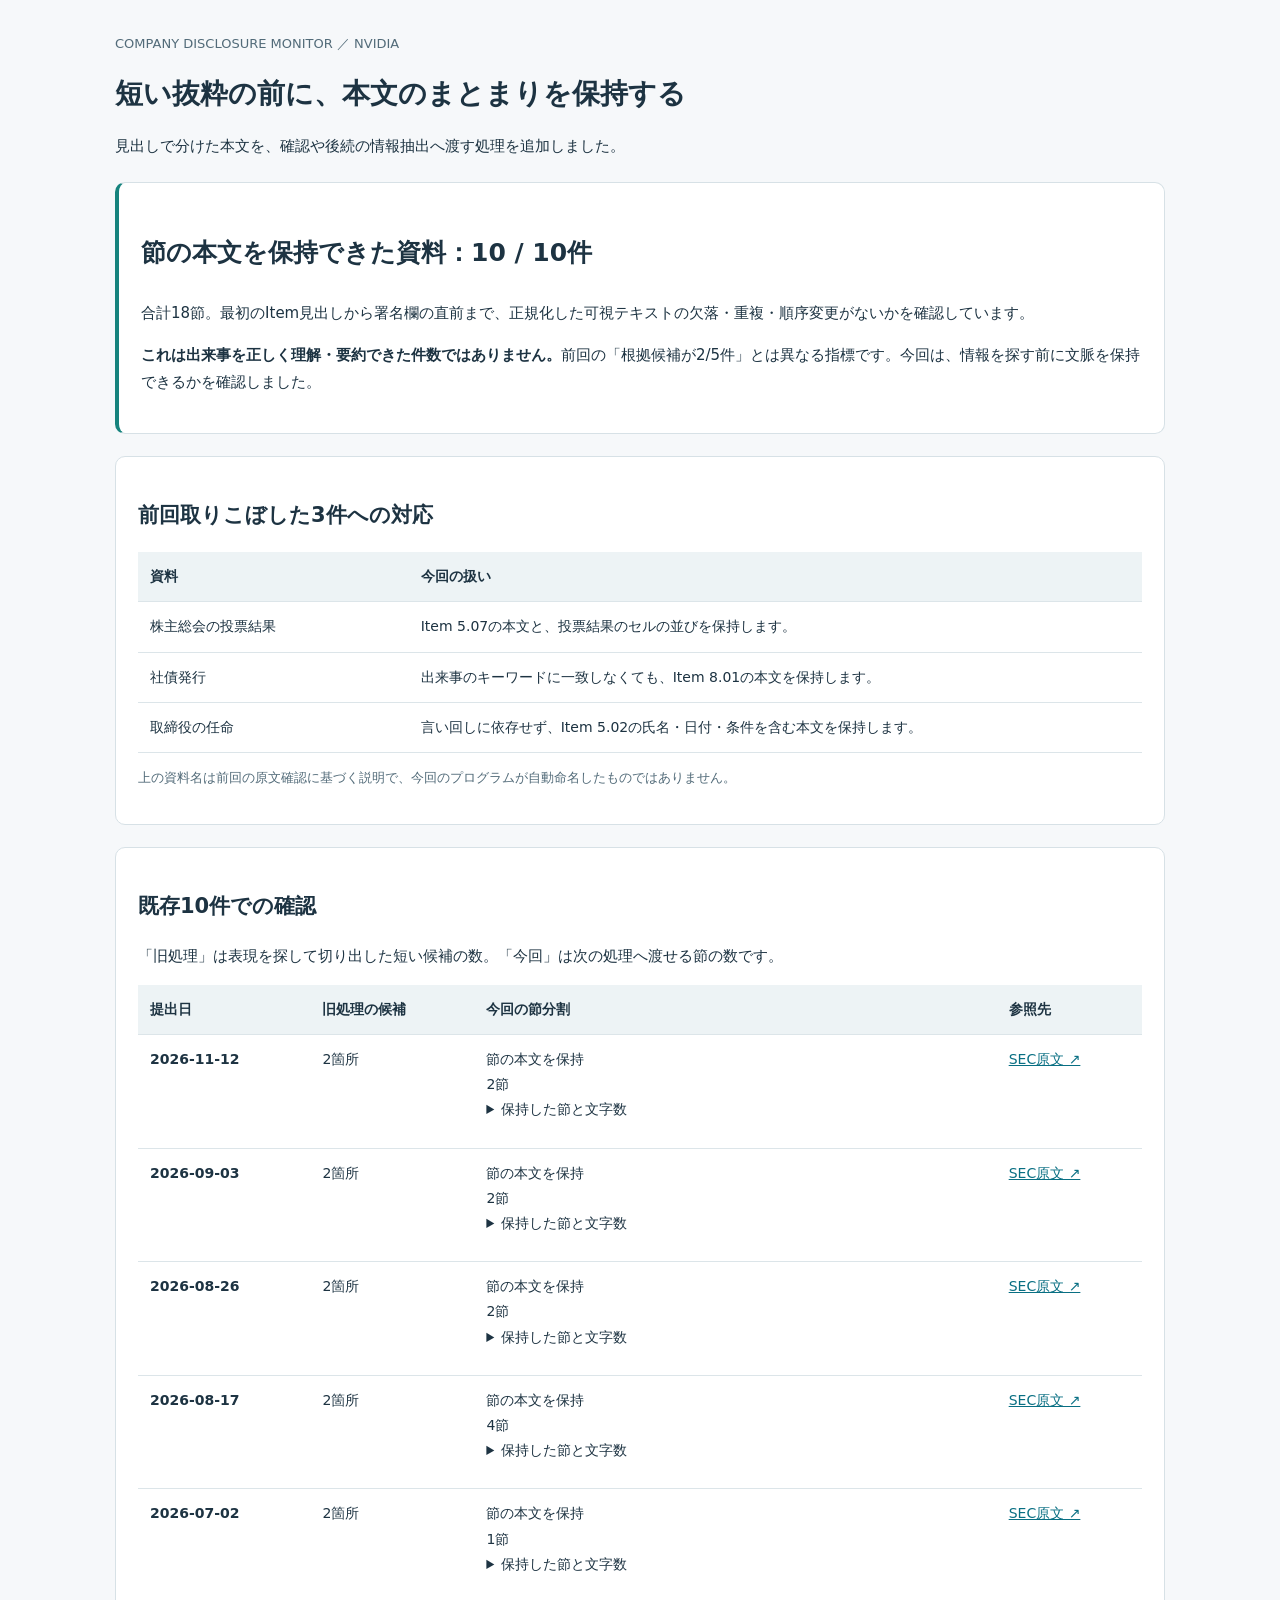
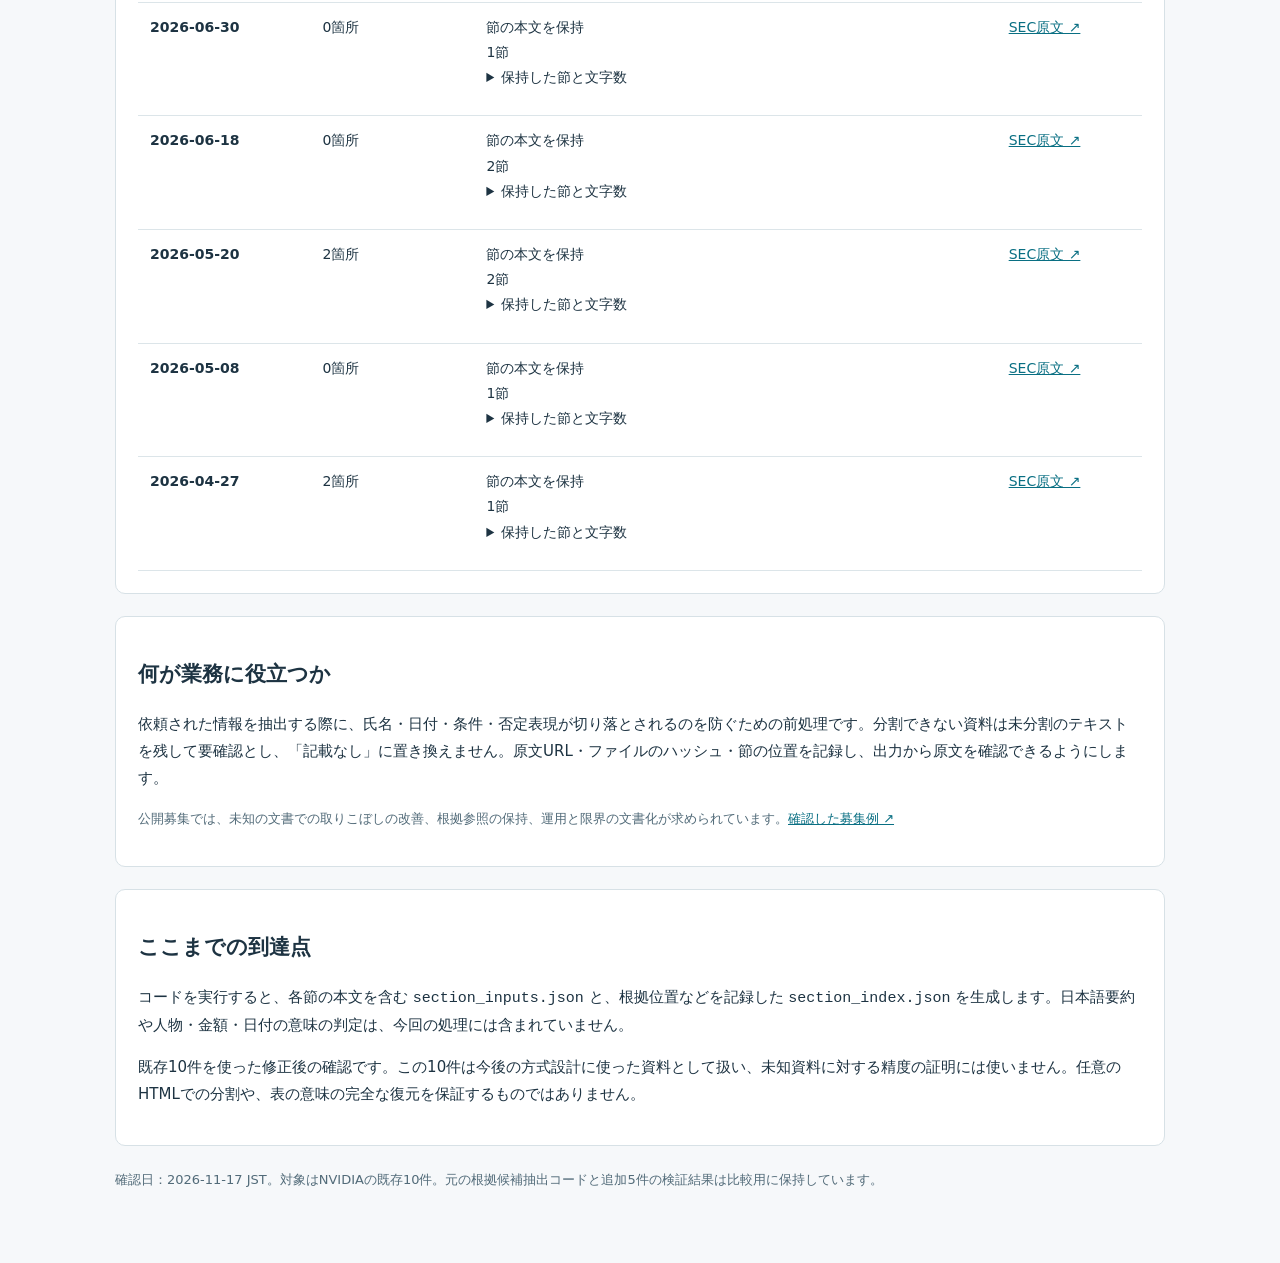
<file: section_output/nvidia_section_review.html>
<!doctype html><html lang="ja"><head><meta charset="utf-8"><meta name="viewport" content="width=device-width, initial-scale=1"><title>NVIDIA：本文を節単位で保持する</title><style>
body{max-width:1050px;margin:32px auto;padding:0 20px 40px;background:#f6f8fa;color:#1d3342;font:15px/1.8 system-ui,sans-serif}h1{font-size:28px;line-height:1.45}h2{font-size:21px}.box{background:white;border:1px solid #d7e1e6;border-radius:10px;padding:22px;margin:22px 0}.intro{border-left:4px solid #16837d}.note{font-size:13px;color:#526b79}.count{font-size:25px;font-weight:700}.scroll{overflow-x:auto}table{width:100%;border-collapse:collapse;font-size:14px}td,th{text-align:left;vertical-align:top;padding:12px;border-bottom:1px solid #dce5e9}thead{background:#edf3f5}th{white-space:nowrap}td:nth-child(3){min-width:320px}a{color:#096f83}summary{cursor:pointer}li{margin:7px 0}.change td{min-width:170px}@media(max-width:600px){body{padding:0 14px 24px;margin-top:22px}.box{padding:16px}h1{font-size:24px}}
</style></head><body><header><p class="note">COMPANY DISCLOSURE MONITOR ／ NVIDIA</p><h1>短い抜粋の前に、本文のまとまりを保持する</h1><p>見出しで分けた本文を、確認や後続の情報抽出へ渡す処理を追加しました。</p></header>
<section class="box intro"><p class="count">節の本文を保持できた資料：10 / 10件</p><p>合計18節。最初のItem見出しから署名欄の直前まで、正規化した可視テキストの欠落・重複・順序変更がないかを確認しています。</p><p><strong>これは出来事を正しく理解・要約できた件数ではありません。</strong>前回の「根拠候補が2/5件」とは異なる指標です。今回は、情報を探す前に文脈を保持できるかを確認しました。</p></section>
<section class="box"><h2>前回取りこぼした3件への対応</h2><div class="scroll"><table class="change"><thead><tr><th>資料</th><th>今回の扱い</th></tr></thead><tbody><tr><td>株主総会の投票結果</td><td>Item 5.07の本文と、投票結果のセルの並びを保持します。</td></tr><tr><td>社債発行</td><td>出来事のキーワードに一致しなくても、Item 8.01の本文を保持します。</td></tr><tr><td>取締役の任命</td><td>言い回しに依存せず、Item 5.02の氏名・日付・条件を含む本文を保持します。</td></tr></tbody></table></div><p class="note">上の資料名は前回の原文確認に基づく説明で、今回のプログラムが自動命名したものではありません。</p></section>
<section class="box"><h2>既存10件での確認</h2><p>「旧処理」は表現を探して切り出した短い候補の数。「今回」は次の処理へ渡せる節の数です。</p><div class="scroll"><table><thead><tr><th>提出日</th><th>旧処理の候補</th><th>今回の節分割</th><th>参照先</th></tr></thead><tbody><tr><th scope="row">2026-11-12</th><td>2箇所</td><td>節の本文を保持<br>2節<details><summary>保持した節と文字数</summary><ul><li><b>Item 5.02</b>：取締役・役員・報酬関連 ／ 1,268文字</li><li><b>Item 9.01</b>：財務諸表・添付資料 ／ 228文字</li></ul><p class="note">空白を正規化した本文の文字数。表のセルを含む順序を保持していますが、財務数値を構造化した表へ変換したものではありません。</p></details><p class="note"></p></td><td><a href="https://www.sec.gov/Archives/edgar/data/1045810/000104581026000082/nvda-20261111.htm" target="_blank" rel="noopener noreferrer">SEC原文 ↗</a></td></tr><tr><th scope="row">2026-09-03</th><td>2箇所</td><td>節の本文を保持<br>2節<details><summary>保持した節と文字数</summary><ul><li><b>Item 8.01</b>：その他の事象 ／ 5,492文字</li><li><b>Item 9.01</b>：財務諸表・添付資料 ／ 184文字</li></ul><p class="note">空白を正規化した本文の文字数。表のセルを含む順序を保持していますが、財務数値を構造化した表へ変換したものではありません。</p></details><p class="note"></p></td><td><a href="https://www.sec.gov/Archives/edgar/data/1045810/000104581026000078/nvda-20260902.htm" target="_blank" rel="noopener noreferrer">SEC原文 ↗</a></td></tr><tr><th scope="row">2026-08-26</th><td>2箇所</td><td>節の本文を保持<br>2節<details><summary>保持した節と文字数</summary><ul><li><b>Item 2.02</b>：業績・財務状況 ／ 1,229文字</li><li><b>Item 9.01</b>：財務諸表・添付資料 ／ 361文字</li></ul><p class="note">空白を正規化した本文の文字数。表のセルを含む順序を保持していますが、財務数値を構造化した表へ変換したものではありません。</p></details><p class="note"></p></td><td><a href="https://www.sec.gov/Archives/edgar/data/1045810/000104581026000073/nvda-20260826.htm" target="_blank" rel="noopener noreferrer">SEC原文 ↗</a></td></tr><tr><th scope="row">2026-08-17</th><td>2箇所</td><td>節の本文を保持<br>4節<details><summary>保持した節と文字数</summary><ul><li><b>Item 1.01</b>：重要契約 ／ 3,198文字</li><li><b>Item 2.03</b>：債務等に関する開示 ／ 226文字</li><li><b>Item 7.01</b>：Regulation FDに基づく開示 ／ 3,443文字</li><li><b>Item 9.01</b>：財務諸表・添付資料 ／ 227文字</li></ul><p class="note">空白を正規化した本文の文字数。表のセルを含む順序を保持していますが、財務数値を構造化した表へ変換したものではありません。</p></details><p class="note"></p></td><td><a href="https://www.sec.gov/Archives/edgar/data/1045810/000104581026000069/nvda-20260817.htm" target="_blank" rel="noopener noreferrer">SEC原文 ↗</a></td></tr><tr><th scope="row">2026-07-02</th><td>2箇所</td><td>節の本文を保持<br>1節<details><summary>保持した節と文字数</summary><ul><li><b>Item 5.02</b>：取締役・役員・報酬関連 ／ 2,967文字</li></ul><p class="note">空白を正規化した本文の文字数。表のセルを含む順序を保持していますが、財務数値を構造化した表へ変換したものではありません。</p></details><p class="note"></p></td><td><a href="https://www.sec.gov/Archives/edgar/data/1045810/000104581026000060/nvda-20260628.htm" target="_blank" rel="noopener noreferrer">SEC原文 ↗</a></td></tr><tr><th scope="row">2026-06-30</th><td>0箇所</td><td>節の本文を保持<br>1節<details><summary>保持した節と文字数</summary><ul><li><b>Item 5.07</b>：株主総会等の投票結果 ／ 4,520文字</li></ul><p class="note">空白を正規化した本文の文字数。表のセルを含む順序を保持していますが、財務数値を構造化した表へ変換したものではありません。</p></details><p class="note"></p></td><td><a href="https://www.sec.gov/Archives/edgar/data/1045810/000104581026000056/nvda-20260624.htm" target="_blank" rel="noopener noreferrer">SEC原文 ↗</a></td></tr><tr><th scope="row">2026-06-18</th><td>0箇所</td><td>節の本文を保持<br>2節<details><summary>保持した節と文字数</summary><ul><li><b>Item 8.01</b>：その他の事象 ／ 3,072文字</li><li><b>Item 9.01</b>：財務諸表・添付資料 ／ 1,291文字</li></ul><p class="note">空白を正規化した本文の文字数。表のセルを含む順序を保持していますが、財務数値を構造化した表へ変換したものではありません。</p></details><p class="note"></p></td><td><a href="https://www.sec.gov/Archives/edgar/data/1045810/000119312526275783/d48176d8k.htm" target="_blank" rel="noopener noreferrer">SEC原文 ↗</a></td></tr><tr><th scope="row">2026-05-20</th><td>2箇所</td><td>節の本文を保持<br>2節<details><summary>保持した節と文字数</summary><ul><li><b>Item 2.02</b>：業績・財務状況 ／ 1,228文字</li><li><b>Item 9.01</b>：財務諸表・添付資料 ／ 356文字</li></ul><p class="note">空白を正規化した本文の文字数。表のセルを含む順序を保持していますが、財務数値を構造化した表へ変換したものではありません。</p></details><p class="note"></p></td><td><a href="https://www.sec.gov/Archives/edgar/data/1045810/000104581026000051/nvda-20260520.htm" target="_blank" rel="noopener noreferrer">SEC原文 ↗</a></td></tr><tr><th scope="row">2026-05-08</th><td>0箇所</td><td>節の本文を保持<br>1節<details><summary>保持した節と文字数</summary><ul><li><b>Item 5.02</b>：取締役・役員・報酬関連 ／ 1,496文字</li></ul><p class="note">空白を正規化した本文の文字数。表のセルを含む順序を保持していますが、財務数値を構造化した表へ変換したものではありません。</p></details><p class="note"></p></td><td><a href="https://www.sec.gov/Archives/edgar/data/1045810/000104581026000028/nvda-20260507.htm" target="_blank" rel="noopener noreferrer">SEC原文 ↗</a></td></tr><tr><th scope="row">2026-04-27</th><td>2箇所</td><td>節の本文を保持<br>1節<details><summary>保持した節と文字数</summary><ul><li><b>Item 5.02</b>：取締役・役員・報酬関連 ／ 2,614文字</li></ul><p class="note">空白を正規化した本文の文字数。表のセルを含む順序を保持していますが、財務数値を構造化した表へ変換したものではありません。</p></details><p class="note"></p></td><td><a href="https://www.sec.gov/Archives/edgar/data/1045810/000104581026000026/nvda-20260424.htm" target="_blank" rel="noopener noreferrer">SEC原文 ↗</a></td></tr></tbody></table></div></section>
<section class="box"><h2>何が業務に役立つか</h2><p>依頼された情報を抽出する際に、氏名・日付・条件・否定表現が切り落とされるのを防ぐための前処理です。分割できない資料は未分割のテキストを残して要確認とし、「記載なし」に置き換えません。原文URL・ファイルのハッシュ・節の位置を記録し、出力から原文を確認できるようにします。</p><p class="note">公開募集では、未知の文書での取りこぼしの改善、根拠参照の保持、運用と限界の文書化が求められています。<a href="https://www.upwork.com/freelance-jobs/apply/Senior-Python-Engineer-for-Web-Scraping-Document-Extraction_~022121844619172281293/" target="_blank" rel="noopener noreferrer">確認した募集例 ↗</a></p></section>
<section class="box"><h2>ここまでの到達点</h2><p>コードを実行すると、各節の本文を含む <code>section_inputs.json</code> と、根拠位置などを記録した <code>section_index.json</code> を生成します。日本語要約や人物・金額・日付の意味の判定は、今回の処理には含まれていません。</p><p>既存10件を使った修正後の確認です。この10件は今後の方式設計に使った資料として扱い、未知資料に対する精度の証明には使いません。任意のHTMLでの分割や、表の意味の完全な復元を保証するものではありません。</p></section><footer class="note">確認日：2026-11-17 JST。対象はNVIDIAの既存10件。元の根拠候補抽出コードと追加5件の検証結果は比較用に保持しています。</footer></body></html>
</file>
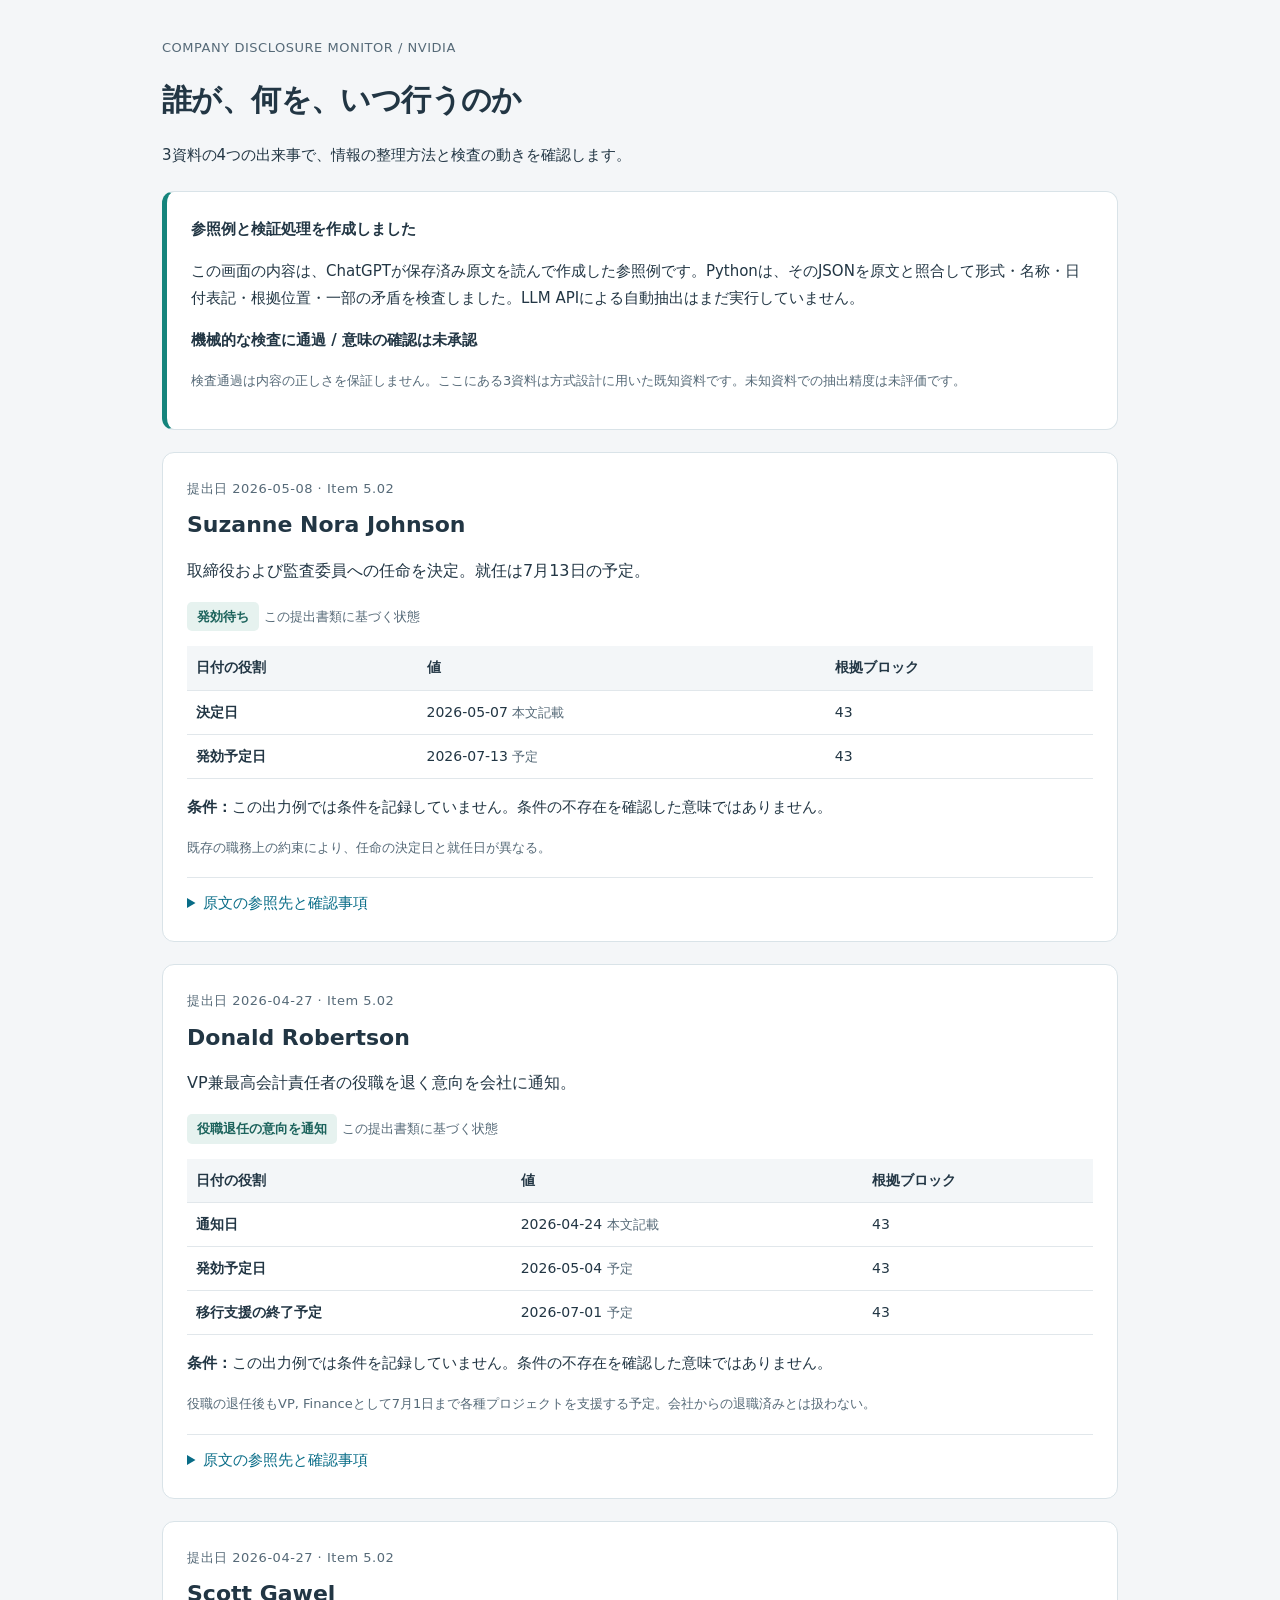
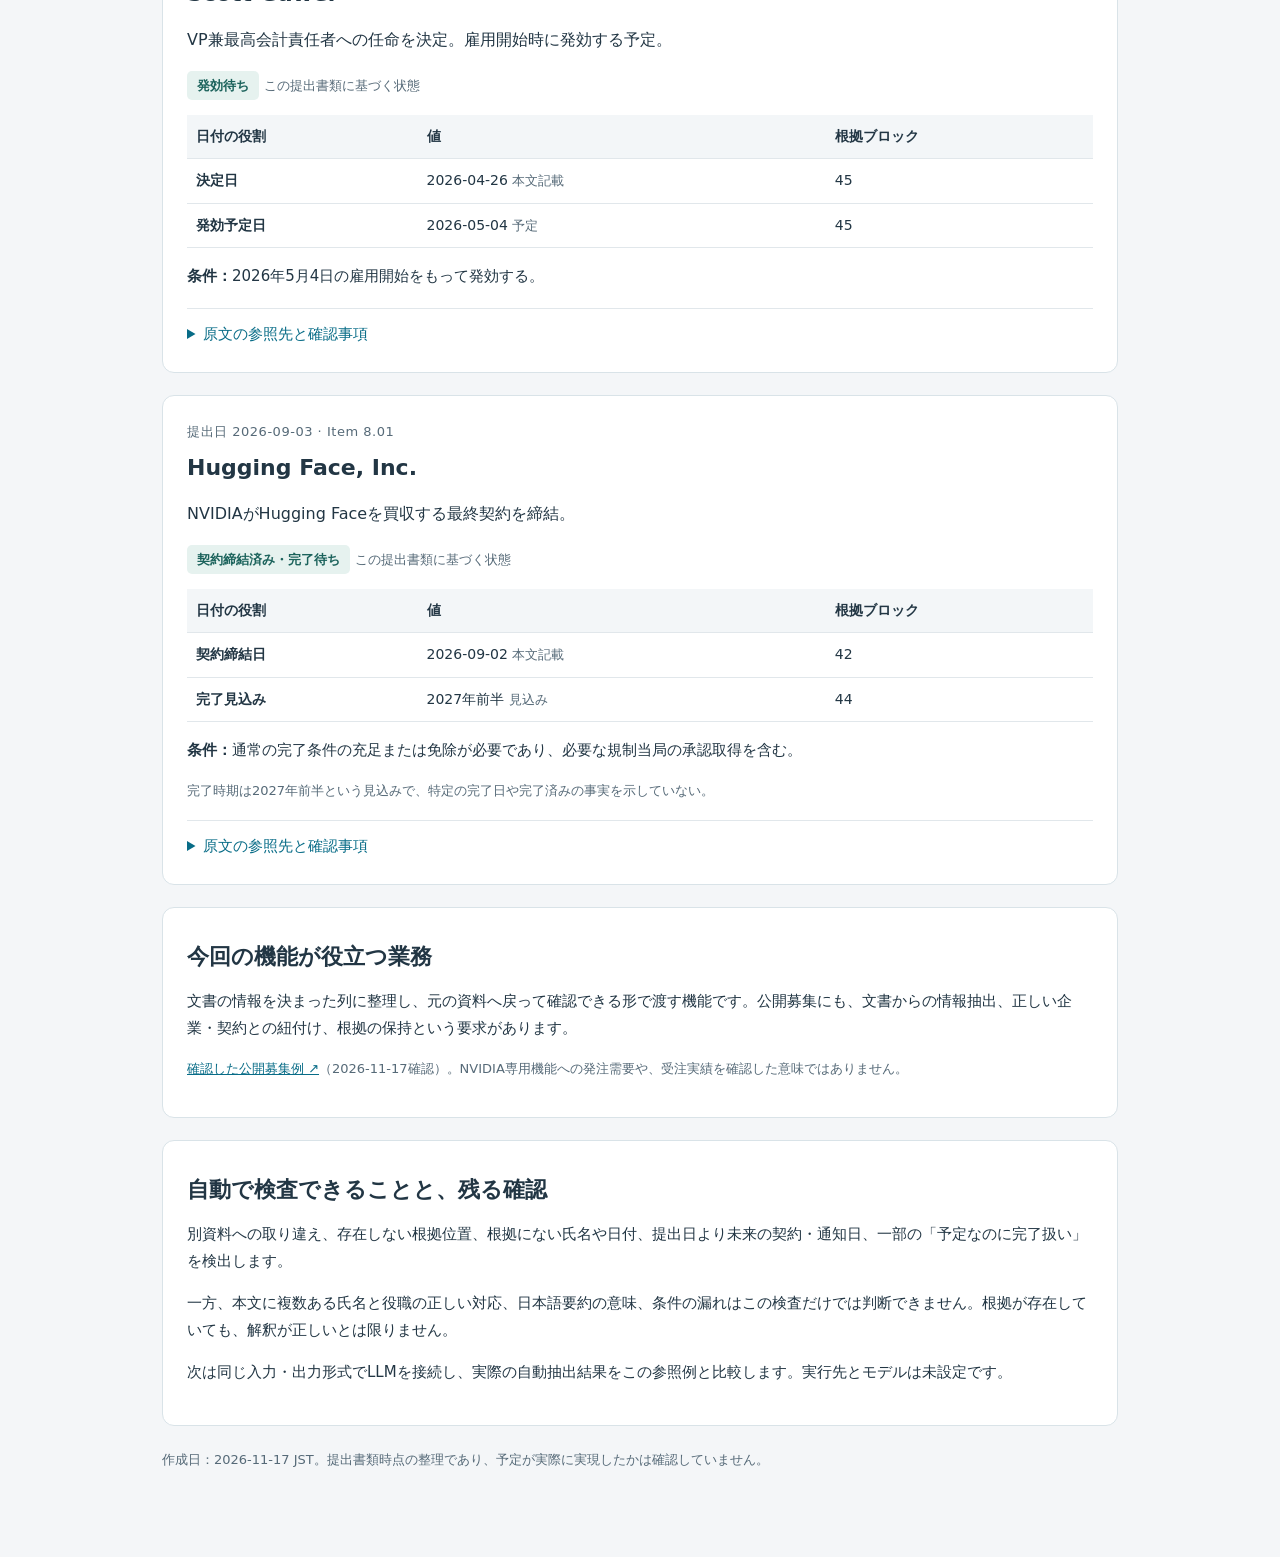
<file: structured_output/nvidia_structured_review.html>
<!doctype html><html lang="ja"><head><meta charset="utf-8"><meta name="viewport" content="width=device-width, initial-scale=1"><title>NVIDIA：出来事と日付を整理する</title><style>
*{box-sizing:border-box}body{margin:0;background:#f4f6f8;color:#223644;font:15px/1.8 system-ui,sans-serif}main{max-width:1000px;margin:36px auto;padding:0 22px 50px}h1{font-size:30px;line-height:1.4;letter-spacing:-.02em}h2{font-size:22px;line-height:1.4;margin:10px 0}.eyebrow,small,.note{font-size:13px;color:#566a78}.eyebrow{letter-spacing:.04em}.card,.intro{background:white;border:1px solid #d9e3e8;border-radius:12px;margin:22px 0;padding:24px}.intro{border-left:5px solid #15847c}.summary{font-size:16px}.badge{display:inline-block;background:#e6f2ef;color:#1c635c;border-radius:5px;padding:3px 10px;font-size:13px;font-weight:650}table{border-collapse:collapse;width:100%;font-size:14px}td,th{text-align:left;vertical-align:top;border-bottom:1px solid #e1e7eb;padding:9px}thead{background:#f3f6f8}th{white-space:nowrap}.scroll{overflow-x:auto}a{color:#086c87}summary{cursor:pointer;color:#086c87}details{border-top:1px solid #e1e7eb;margin-top:18px;padding-top:12px}code{font-size:12px;overflow-wrap:anywhere}@media(max-width:600px){main{padding:0 14px 30px;margin-top:22px}.card,.intro{padding:18px}h1{font-size:25px}h2{font-size:20px}}
</style></head><body><main><header><div class="eyebrow">COMPANY DISCLOSURE MONITOR / NVIDIA</div><h1>誰が、何を、いつ行うのか</h1><p>3資料の4つの出来事で、情報の整理方法と検査の動きを確認します。</p></header>
<section class="intro"><b>参照例と検証処理を作成しました</b><p>この画面の内容は、ChatGPTが保存済み原文を読んで作成した参照例です。Pythonは、そのJSONを原文と照合して形式・名称・日付表記・根拠位置・一部の矛盾を検査しました。LLM APIによる自動抽出はまだ実行していません。</p><p><strong>機械的な検査に通過 / 意味の確認は未承認</strong></p><p class="note">検査通過は内容の正しさを保証しません。ここにある3資料は方式設計に用いた既知資料です。未知資料での抽出精度は未評価です。</p></section>
<article class="card"><div class="eyebrow">提出日 2026-05-08 · Item 5.02</div>
<h2>Suzanne Nora Johnson</h2><p class="summary">取締役および監査委員への任命を決定。就任は7月13日の予定。</p>
<p><span class="badge">発効待ち</span> <small>この提出書類に基づく状態</small></p>
<div class="scroll"><table><thead><tr><th>日付の役割</th><th>値</th><th>根拠ブロック</th></tr></thead><tbody><tr><th>決定日</th><td>2026-05-07 <small>本文記載</small></td><td>43</td></tr><tr><th>発効予定日</th><td>2026-07-13 <small>予定</small></td><td>43</td></tr></tbody></table></div>
<p><b>条件：</b>この出力例では条件を記録していません。条件の不存在を確認した意味ではありません。</p><p class="note">既存の職務上の約束により、任命の決定日と就任日が異なる。</p>
<details><summary>原文の参照先と確認事項</summary><p><a href="https://www.sec.gov/Archives/edgar/data/1045810/000104581026000028/nvda-20260507.htm" target="_blank" rel="noopener noreferrer">SEC原文を開く ↗</a></p>
<p>提出番号：0001045810-26-000028<br>本文内のブロック：43</p>
<p>ブロック番号は空白を正規化した可視テキストの位置です。SECページの段落番号・HTML行番号とは異なります。JSONには項目ごとの根拠位置を保持しています。</p>
<p>予定が実現したかは、この提出書類だけでは確認していない。 / この参照例の意味内容について、ユーザーの承認はまだ得ていない。</p></details></article><article class="card"><div class="eyebrow">提出日 2026-04-27 · Item 5.02</div>
<h2>Donald Robertson</h2><p class="summary">VP兼最高会計責任者の役職を退く意向を会社に通知。</p>
<p><span class="badge">役職退任の意向を通知</span> <small>この提出書類に基づく状態</small></p>
<div class="scroll"><table><thead><tr><th>日付の役割</th><th>値</th><th>根拠ブロック</th></tr></thead><tbody><tr><th>通知日</th><td>2026-04-24 <small>本文記載</small></td><td>43</td></tr><tr><th>発効予定日</th><td>2026-05-04 <small>予定</small></td><td>43</td></tr><tr><th>移行支援の終了予定</th><td>2026-07-01 <small>予定</small></td><td>43</td></tr></tbody></table></div>
<p><b>条件：</b>この出力例では条件を記録していません。条件の不存在を確認した意味ではありません。</p><p class="note">役職の退任後もVP, Financeとして7月1日まで各種プロジェクトを支援する予定。会社からの退職済みとは扱わない。</p>
<details><summary>原文の参照先と確認事項</summary><p><a href="https://www.sec.gov/Archives/edgar/data/1045810/000104581026000026/nvda-20260424.htm" target="_blank" rel="noopener noreferrer">SEC原文を開く ↗</a></p>
<p>提出番号：0001045810-26-000026<br>本文内のブロック：43</p>
<p>ブロック番号は空白を正規化した可視テキストの位置です。SECページの段落番号・HTML行番号とは異なります。JSONには項目ごとの根拠位置を保持しています。</p>
<p>予定が実現したかは、この提出書類だけでは確認していない。 / この参照例の意味内容について、ユーザーの承認はまだ得ていない。</p></details></article><article class="card"><div class="eyebrow">提出日 2026-04-27 · Item 5.02</div>
<h2>Scott Gawel</h2><p class="summary">VP兼最高会計責任者への任命を決定。雇用開始時に発効する予定。</p>
<p><span class="badge">発効待ち</span> <small>この提出書類に基づく状態</small></p>
<div class="scroll"><table><thead><tr><th>日付の役割</th><th>値</th><th>根拠ブロック</th></tr></thead><tbody><tr><th>決定日</th><td>2026-04-26 <small>本文記載</small></td><td>45</td></tr><tr><th>発効予定日</th><td>2026-05-04 <small>予定</small></td><td>45</td></tr></tbody></table></div>
<p><b>条件：</b>2026年5月4日の雇用開始をもって発効する。</p>
<details><summary>原文の参照先と確認事項</summary><p><a href="https://www.sec.gov/Archives/edgar/data/1045810/000104581026000026/nvda-20260424.htm" target="_blank" rel="noopener noreferrer">SEC原文を開く ↗</a></p>
<p>提出番号：0001045810-26-000026<br>本文内のブロック：43, 45</p>
<p>ブロック番号は空白を正規化した可視テキストの位置です。SECページの段落番号・HTML行番号とは異なります。JSONには項目ごとの根拠位置を保持しています。</p>
<p>予定が実現したかは、この提出書類だけでは確認していない。 / この参照例の意味内容について、ユーザーの承認はまだ得ていない。</p></details></article><article class="card"><div class="eyebrow">提出日 2026-09-03 · Item 8.01</div>
<h2>Hugging Face, Inc.</h2><p class="summary">NVIDIAがHugging Faceを買収する最終契約を締結。</p>
<p><span class="badge">契約締結済み・完了待ち</span> <small>この提出書類に基づく状態</small></p>
<div class="scroll"><table><thead><tr><th>日付の役割</th><th>値</th><th>根拠ブロック</th></tr></thead><tbody><tr><th>契約締結日</th><td>2026-09-02 <small>本文記載</small></td><td>42</td></tr><tr><th>完了見込み</th><td>2027年前半 <small>見込み</small></td><td>44</td></tr></tbody></table></div>
<p><b>条件：</b>通常の完了条件の充足または免除が必要であり、必要な規制当局の承認取得を含む。</p><p class="note">完了時期は2027年前半という見込みで、特定の完了日や完了済みの事実を示していない。</p>
<details><summary>原文の参照先と確認事項</summary><p><a href="https://www.sec.gov/Archives/edgar/data/1045810/000104581026000078/nvda-20260902.htm" target="_blank" rel="noopener noreferrer">SEC原文を開く ↗</a></p>
<p>提出番号：0001045810-26-000078<br>本文内のブロック：42, 44</p>
<p>ブロック番号は空白を正規化した可視テキストの位置です。SECページの段落番号・HTML行番号とは異なります。JSONには項目ごとの根拠位置を保持しています。</p>
<p>予定が実現したかは、この提出書類だけでは確認していない。 / この参照例の意味内容について、ユーザーの承認はまだ得ていない。</p></details></article>
<section class="card"><h2>今回の機能が役立つ業務</h2><p>文書の情報を決まった列に整理し、元の資料へ戻って確認できる形で渡す機能です。公開募集にも、文書からの情報抽出、正しい企業・契約との紐付け、根拠の保持という要求があります。</p><p class="note"><a href="https://www.upwork.com/freelance-jobs/apply/Senior-Python-Engineer-for-Web-Scraping-Document-Extraction_~022121844619172281293/" target="_blank" rel="noopener noreferrer">確認した公開募集例 ↗</a>（2026-11-17確認）。NVIDIA専用機能への発注需要や、受注実績を確認した意味ではありません。</p></section>
<section class="card"><h2>自動で検査できることと、残る確認</h2><p>別資料への取り違え、存在しない根拠位置、根拠にない氏名や日付、提出日より未来の契約・通知日、一部の「予定なのに完了扱い」を検出します。</p><p>一方、本文に複数ある氏名と役職の正しい対応、日本語要約の意味、条件の漏れはこの検査だけでは判断できません。根拠が存在していても、解釈が正しいとは限りません。</p><p>次は同じ入力・出力形式でLLMを接続し、実際の自動抽出結果をこの参照例と比較します。実行先とモデルは未設定です。</p></section>
<footer class="note">作成日：2026-11-17 JST。提出書類時点の整理であり、予定が実際に実現したかは確認していません。</footer></main></body></html>
</file>
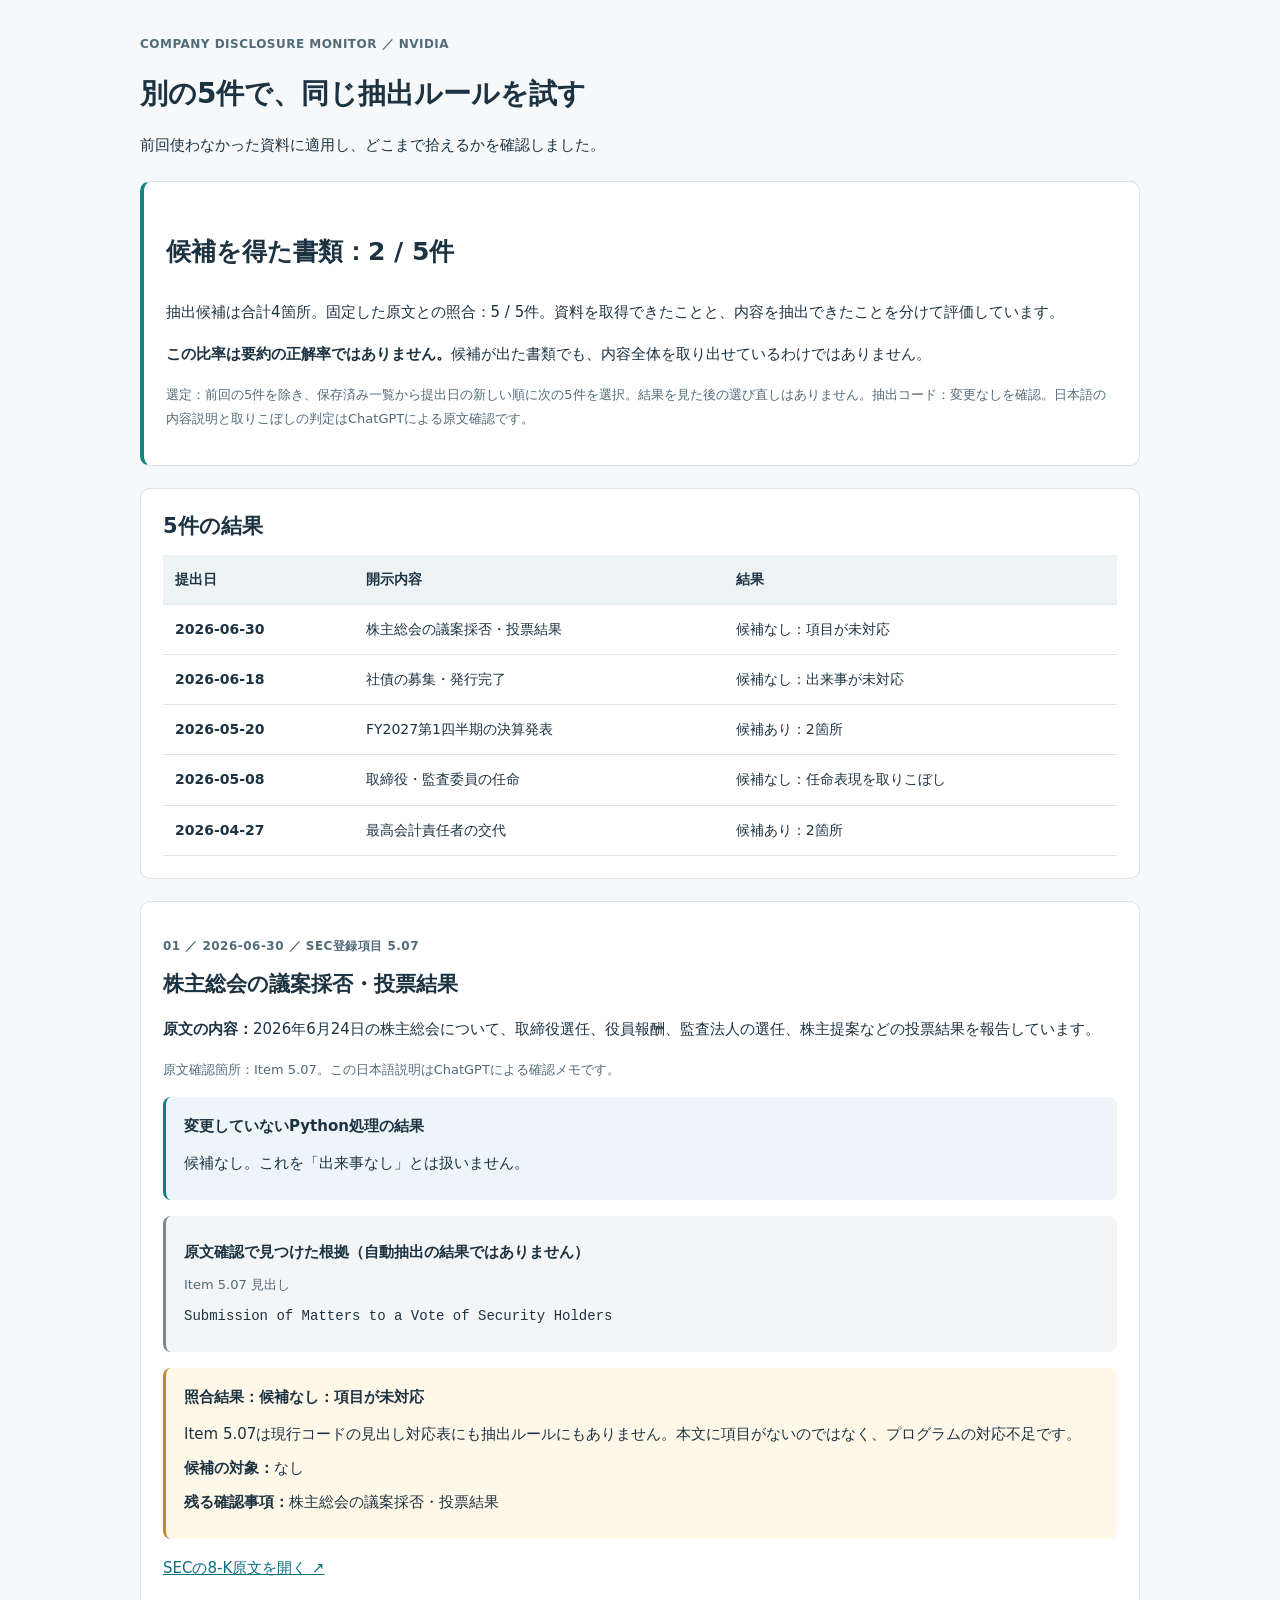
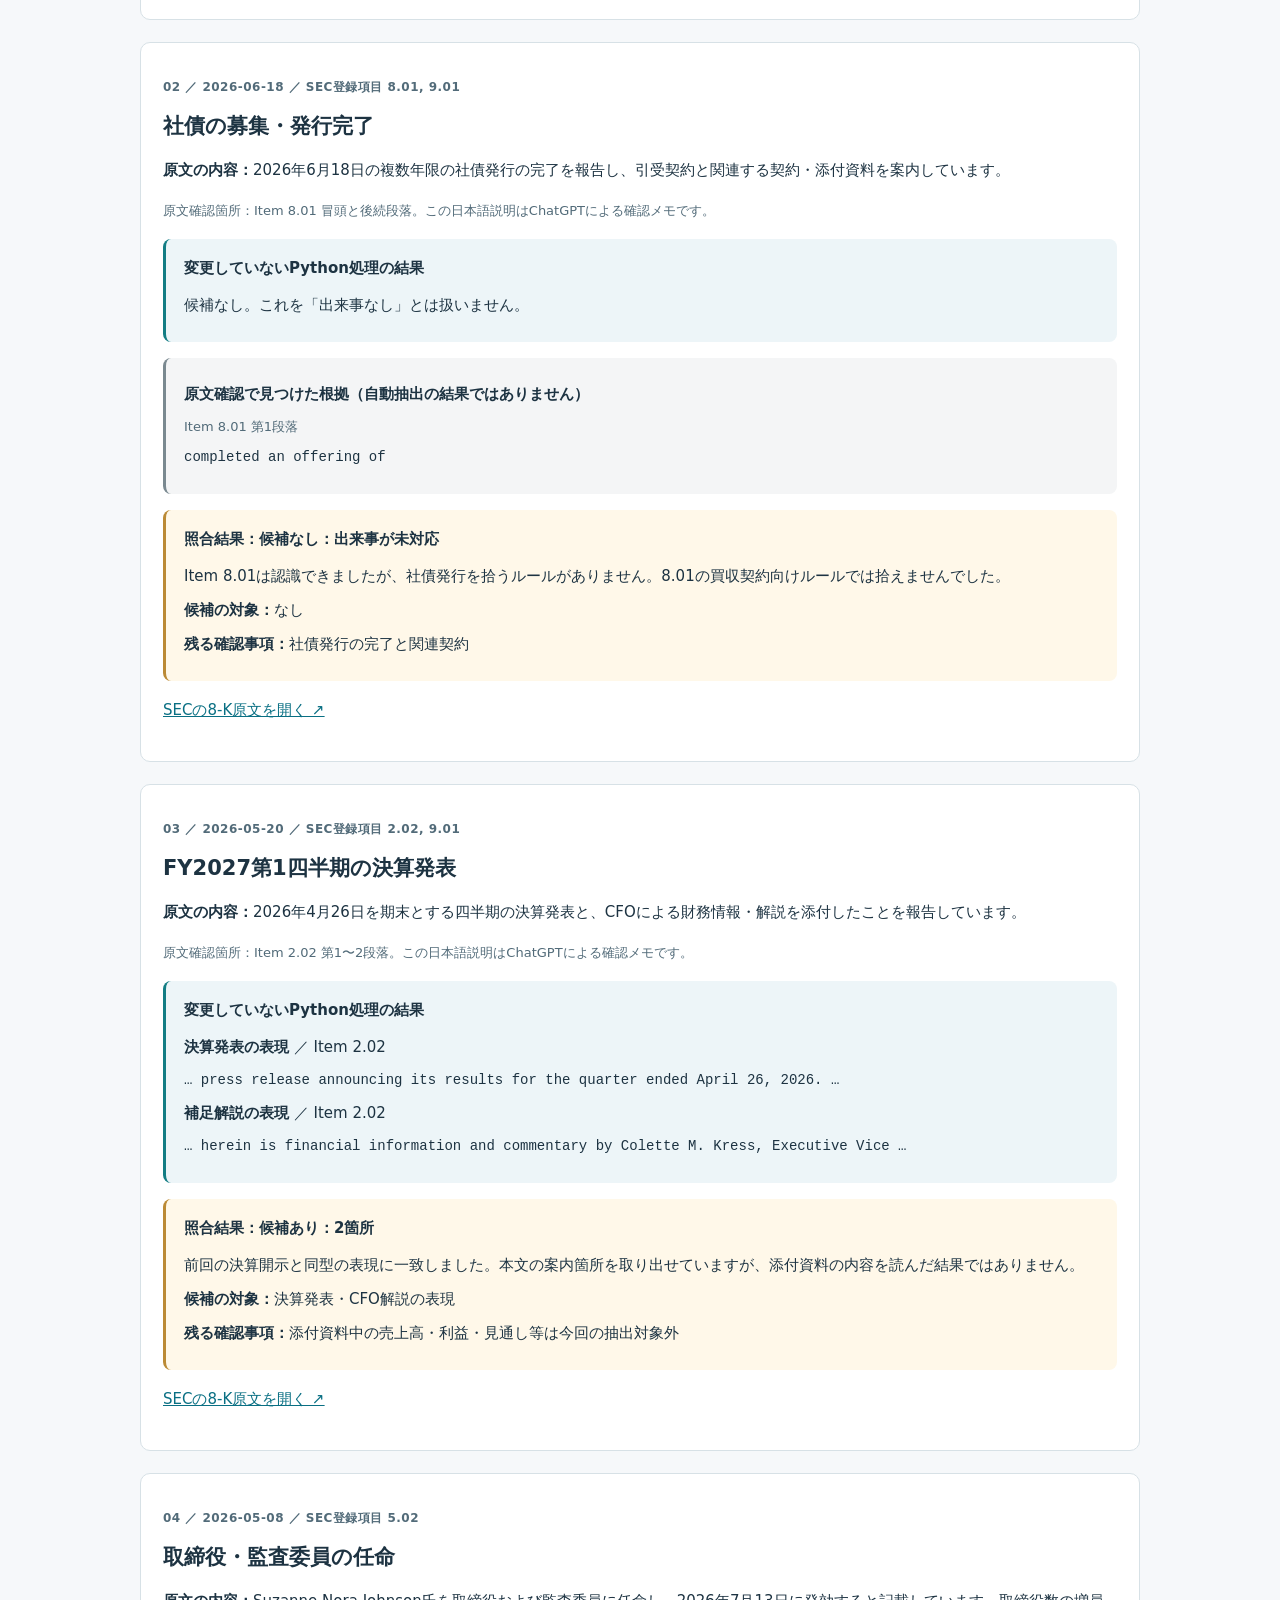
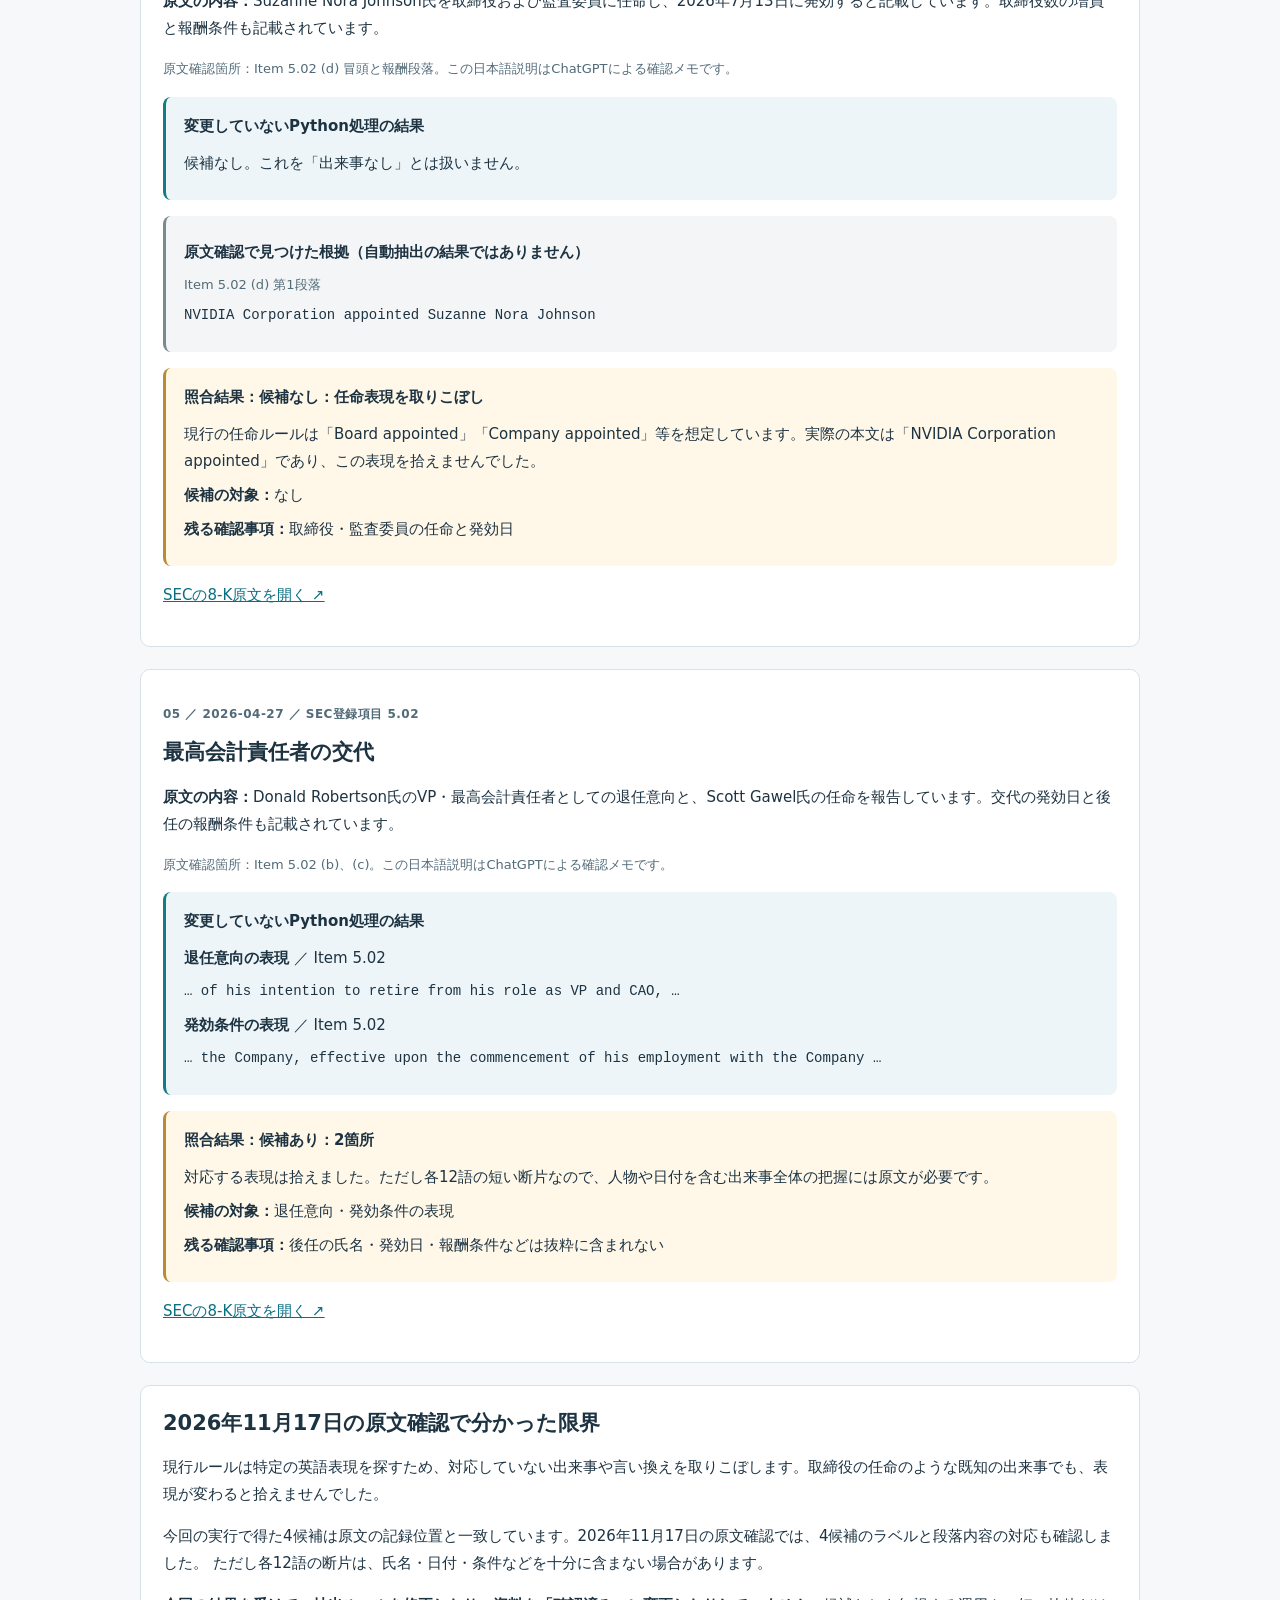
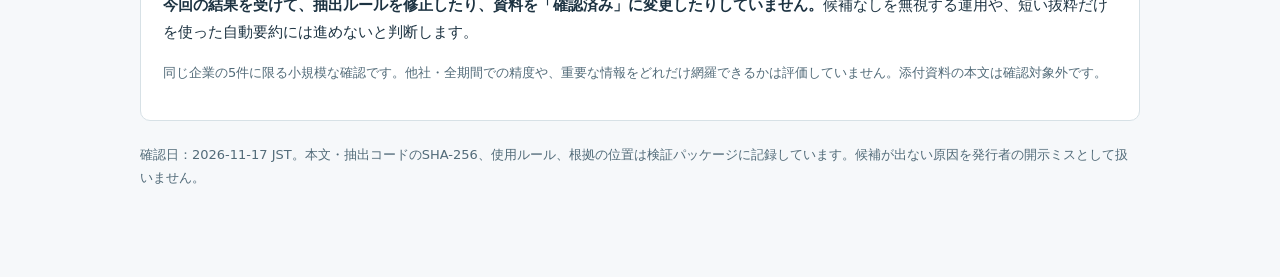
<file: validation/output/nvidia_additional_five_validation.html>
<!doctype html><html lang="ja"><head><meta charset="utf-8"><meta name="viewport" content="width=device-width,initial-scale=1"><title>NVIDIA：別の5件で抽出ルールを検証</title><style>
body{max-width:1000px;margin:34px auto;padding:0 20px 40px;background:#f6f8fa;color:#1d3342;font:15px/1.8 system-ui,sans-serif}h1{font-size:28px;line-height:1.4}h2{font-size:21px;line-height:1.5;margin:0 0 12px}h3{font-size:15px;margin:0 0 10px}a{color:#096f83}.eyebrow{font-size:12px;color:#526b79;font-weight:700;letter-spacing:.04em}.note{font-size:13px;color:#526b79}.card{background:white;border:1px solid #d7e1e6;border-radius:10px;padding:22px;margin:22px 0}.intro{border-left:4px solid #16837d}.auto,.manual,.finding{padding:16px 18px;margin:16px 0;border-radius:8px}.auto{background:#edf5f8;border-left:3px solid #137d84}.manual{background:#f4f5f6;border-left:3px solid #7a8990}.finding{background:#fff8e9;border-left:3px solid #bb8a35}.auto p,.manual p,.finding p{margin:7px 0}blockquote{font:14px/1.7 ui-monospace,monospace;margin:8px 0;overflow-wrap:anywhere}.scroll{overflow-x:auto}table{border-collapse:collapse;width:100%;font-size:14px}th,td{padding:12px;border-bottom:1px solid #dce5e9;text-align:left;vertical-align:top}thead{background:#edf3f5}th{white-space:nowrap}td{min-width:140px}.count{font-size:25px;font-weight:700}@media(max-width:600px){body{margin-top:22px;padding:0 14px 25px}h1{font-size:24px}h2{font-size:19px}.card{padding:16px}.auto,.manual,.finding{padding:13px}}@media print{body{background:white}.card{break-inside:avoid}}
</style></head><body><header><p class="eyebrow">COMPANY DISCLOSURE MONITOR ／ NVIDIA</p><h1>別の5件で、同じ抽出ルールを試す</h1><p>前回使わなかった資料に適用し、どこまで拾えるかを確認しました。</p></header>
<section class="card intro"><p class="count">候補を得た書類：2 / 5件</p><p>抽出候補は合計4箇所。固定した原文との照合：5 / 5件。資料を取得できたことと、内容を抽出できたことを分けて評価しています。</p><p><strong>この比率は要約の正解率ではありません。</strong>候補が出た書類でも、内容全体を取り出せているわけではありません。</p><p class="note">選定：前回の5件を除き、保存済み一覧から提出日の新しい順に次の5件を選択。結果を見た後の選び直しはありません。抽出コード：変更なしを確認。日本語の内容説明と取りこぼしの判定はChatGPTによる原文確認です。</p></section>
<section class="card"><h2>5件の結果</h2><div class="scroll"><table><thead><tr><th scope="col">提出日</th><th scope="col">開示内容</th><th scope="col">結果</th></tr></thead><tbody><tr><th scope="row">2026-06-30</th><td>株主総会の議案採否・投票結果</td><td>候補なし：項目が未対応</td></tr><tr><th scope="row">2026-06-18</th><td>社債の募集・発行完了</td><td>候補なし：出来事が未対応</td></tr><tr><th scope="row">2026-05-20</th><td>FY2027第1四半期の決算発表</td><td>候補あり：2箇所</td></tr><tr><th scope="row">2026-05-08</th><td>取締役・監査委員の任命</td><td>候補なし：任命表現を取りこぼし</td></tr><tr><th scope="row">2026-04-27</th><td>最高会計責任者の交代</td><td>候補あり：2箇所</td></tr></tbody></table></div></section>
<article class="card" id="filing-1"><p class="eyebrow">01 ／ 2026-06-30 ／ SEC登録項目 5.07</p><h2>株主総会の議案採否・投票結果</h2><p><b>原文の内容：</b>2026年6月24日の株主総会について、取締役選任、役員報酬、監査法人の選任、株主提案などの投票結果を報告しています。</p><p class="note">原文確認箇所：Item 5.07。この日本語説明はChatGPTによる確認メモです。</p><div class="auto"><h3>変更していないPython処理の結果</h3><p>候補なし。これを「出来事なし」とは扱いません。</p></div><div class="manual"><p><b>原文確認で見つけた根拠（自動抽出の結果ではありません）</b></p><p class="note">Item 5.07 見出し</p><blockquote lang="en">Submission of Matters to a Vote of Security Holders</blockquote></div><div class="finding"><h3>照合結果：候補なし：項目が未対応</h3><p>Item 5.07は現行コードの見出し対応表にも抽出ルールにもありません。本文に項目がないのではなく、プログラムの対応不足です。</p><p><b>候補の対象：</b>なし</p><p><b>残る確認事項：</b>株主総会の議案採否・投票結果</p></div><p><a href="https://www.sec.gov/Archives/edgar/data/1045810/000104581026000056/nvda-20260624.htm" target="_blank" rel="noopener noreferrer">SECの8-K原文を開く ↗</a></p></article><article class="card" id="filing-2"><p class="eyebrow">02 ／ 2026-06-18 ／ SEC登録項目 8.01, 9.01</p><h2>社債の募集・発行完了</h2><p><b>原文の内容：</b>2026年6月18日の複数年限の社債発行の完了を報告し、引受契約と関連する契約・添付資料を案内しています。</p><p class="note">原文確認箇所：Item 8.01 冒頭と後続段落。この日本語説明はChatGPTによる確認メモです。</p><div class="auto"><h3>変更していないPython処理の結果</h3><p>候補なし。これを「出来事なし」とは扱いません。</p></div><div class="manual"><p><b>原文確認で見つけた根拠（自動抽出の結果ではありません）</b></p><p class="note">Item 8.01 第1段落</p><blockquote lang="en">completed an offering of</blockquote></div><div class="finding"><h3>照合結果：候補なし：出来事が未対応</h3><p>Item 8.01は認識できましたが、社債発行を拾うルールがありません。8.01の買収契約向けルールでは拾えませんでした。</p><p><b>候補の対象：</b>なし</p><p><b>残る確認事項：</b>社債発行の完了と関連契約</p></div><p><a href="https://www.sec.gov/Archives/edgar/data/1045810/000119312526275783/d48176d8k.htm" target="_blank" rel="noopener noreferrer">SECの8-K原文を開く ↗</a></p></article><article class="card" id="filing-3"><p class="eyebrow">03 ／ 2026-05-20 ／ SEC登録項目 2.02, 9.01</p><h2>FY2027第1四半期の決算発表</h2><p><b>原文の内容：</b>2026年4月26日を期末とする四半期の決算発表と、CFOによる財務情報・解説を添付したことを報告しています。</p><p class="note">原文確認箇所：Item 2.02 第1〜2段落。この日本語説明はChatGPTによる確認メモです。</p><div class="auto"><h3>変更していないPython処理の結果</h3><p><b>決算発表の表現</b> ／ Item 2.02</p><blockquote lang="en">… press release announcing its results for the quarter ended April 26, 2026. …</blockquote><p><b>補足解説の表現</b> ／ Item 2.02</p><blockquote lang="en">… herein is financial information and commentary by Colette M. Kress, Executive Vice …</blockquote></div><div class="finding"><h3>照合結果：候補あり：2箇所</h3><p>前回の決算開示と同型の表現に一致しました。本文の案内箇所を取り出せていますが、添付資料の内容を読んだ結果ではありません。</p><p><b>候補の対象：</b>決算発表・CFO解説の表現</p><p><b>残る確認事項：</b>添付資料中の売上高・利益・見通し等は今回の抽出対象外</p></div><p><a href="https://www.sec.gov/Archives/edgar/data/1045810/000104581026000051/nvda-20260520.htm" target="_blank" rel="noopener noreferrer">SECの8-K原文を開く ↗</a></p></article><article class="card" id="filing-4"><p class="eyebrow">04 ／ 2026-05-08 ／ SEC登録項目 5.02</p><h2>取締役・監査委員の任命</h2><p><b>原文の内容：</b>Suzanne Nora Johnson氏を取締役および監査委員に任命し、2026年7月13日に発効すると記載しています。取締役数の増員と報酬条件も記載されています。</p><p class="note">原文確認箇所：Item 5.02 (d) 冒頭と報酬段落。この日本語説明はChatGPTによる確認メモです。</p><div class="auto"><h3>変更していないPython処理の結果</h3><p>候補なし。これを「出来事なし」とは扱いません。</p></div><div class="manual"><p><b>原文確認で見つけた根拠（自動抽出の結果ではありません）</b></p><p class="note">Item 5.02 (d) 第1段落</p><blockquote lang="en">NVIDIA Corporation appointed Suzanne Nora Johnson</blockquote></div><div class="finding"><h3>照合結果：候補なし：任命表現を取りこぼし</h3><p>現行の任命ルールは「Board appointed」「Company appointed」等を想定しています。実際の本文は「NVIDIA Corporation appointed」であり、この表現を拾えませんでした。</p><p><b>候補の対象：</b>なし</p><p><b>残る確認事項：</b>取締役・監査委員の任命と発効日</p></div><p><a href="https://www.sec.gov/Archives/edgar/data/1045810/000104581026000028/nvda-20260507.htm" target="_blank" rel="noopener noreferrer">SECの8-K原文を開く ↗</a></p></article><article class="card" id="filing-5"><p class="eyebrow">05 ／ 2026-04-27 ／ SEC登録項目 5.02</p><h2>最高会計責任者の交代</h2><p><b>原文の内容：</b>Donald Robertson氏のVP・最高会計責任者としての退任意向と、Scott Gawel氏の任命を報告しています。交代の発効日と後任の報酬条件も記載されています。</p><p class="note">原文確認箇所：Item 5.02 (b)、(c)。この日本語説明はChatGPTによる確認メモです。</p><div class="auto"><h3>変更していないPython処理の結果</h3><p><b>退任意向の表現</b> ／ Item 5.02</p><blockquote lang="en">… of his intention to retire from his role as VP and CAO, …</blockquote><p><b>発効条件の表現</b> ／ Item 5.02</p><blockquote lang="en">… the Company, effective upon the commencement of his employment with the Company …</blockquote></div><div class="finding"><h3>照合結果：候補あり：2箇所</h3><p>対応する表現は拾えました。ただし各12語の短い断片なので、人物や日付を含む出来事全体の把握には原文が必要です。</p><p><b>候補の対象：</b>退任意向・発効条件の表現</p><p><b>残る確認事項：</b>後任の氏名・発効日・報酬条件などは抜粋に含まれない</p></div><p><a href="https://www.sec.gov/Archives/edgar/data/1045810/000104581026000026/nvda-20260424.htm" target="_blank" rel="noopener noreferrer">SECの8-K原文を開く ↗</a></p></article>
<section class="card"><h2>2026年11月17日の原文確認で分かった限界</h2><p>現行ルールは特定の英語表現を探すため、対応していない出来事や言い換えを取りこぼします。取締役の任命のような既知の出来事でも、表現が変わると拾えませんでした。</p><p>今回の実行で得た4候補は原文の記録位置と一致しています。2026年11月17日の原文確認では、4候補のラベルと段落内容の対応も確認しました。 ただし各12語の断片は、氏名・日付・条件などを十分に含まない場合があります。</p><p><strong>今回の結果を受けて、抽出ルールを修正したり、資料を「確認済み」に変更したりしていません。</strong>候補なしを無視する運用や、短い抜粋だけを使った自動要約には進めないと判断します。</p><p class="note">同じ企業の5件に限る小規模な確認です。他社・全期間での精度や、重要な情報をどれだけ網羅できるかは評価していません。添付資料の本文は確認対象外です。</p></section>
<footer><p class="note">確認日：2026-11-17 JST。本文・抽出コードのSHA-256、使用ルール、根拠の位置は検証パッケージに記録しています。候補が出ない原因を発行者の開示ミスとして扱いません。</p></footer></body></html>
</file>
